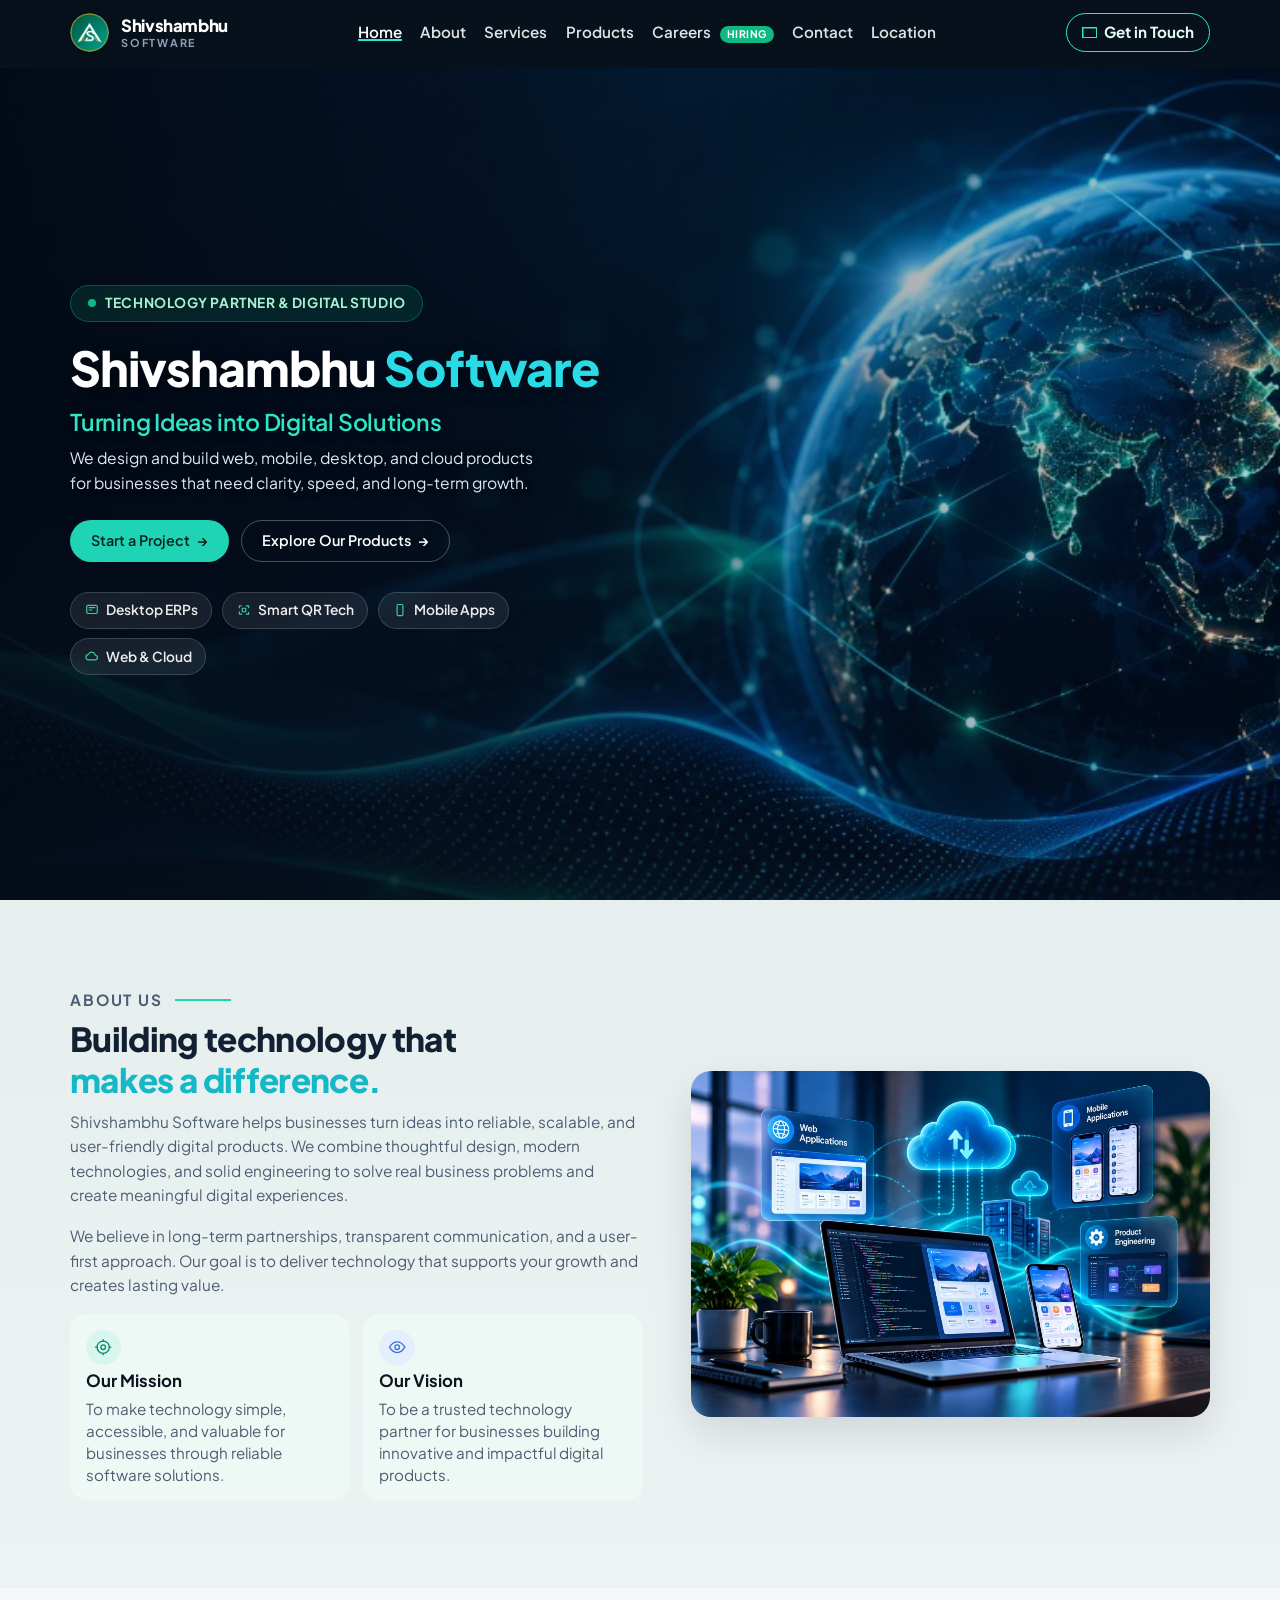
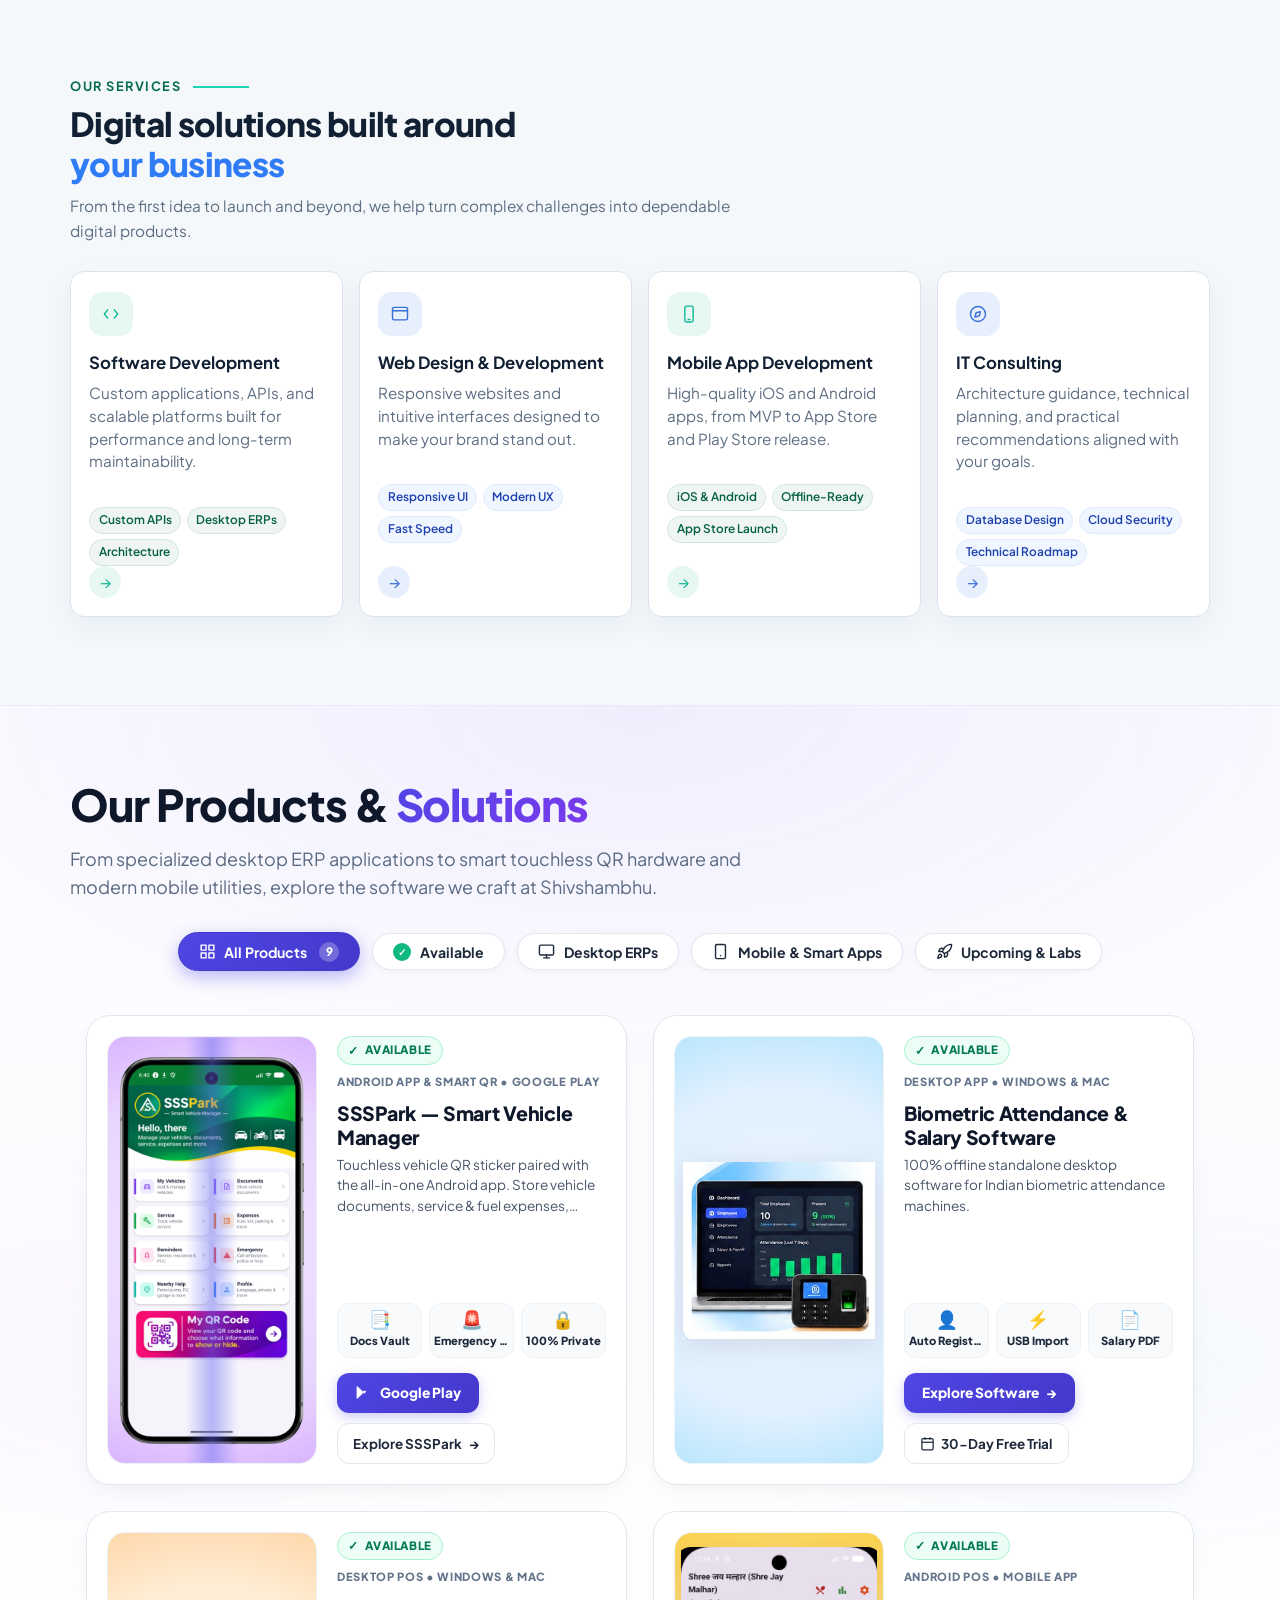
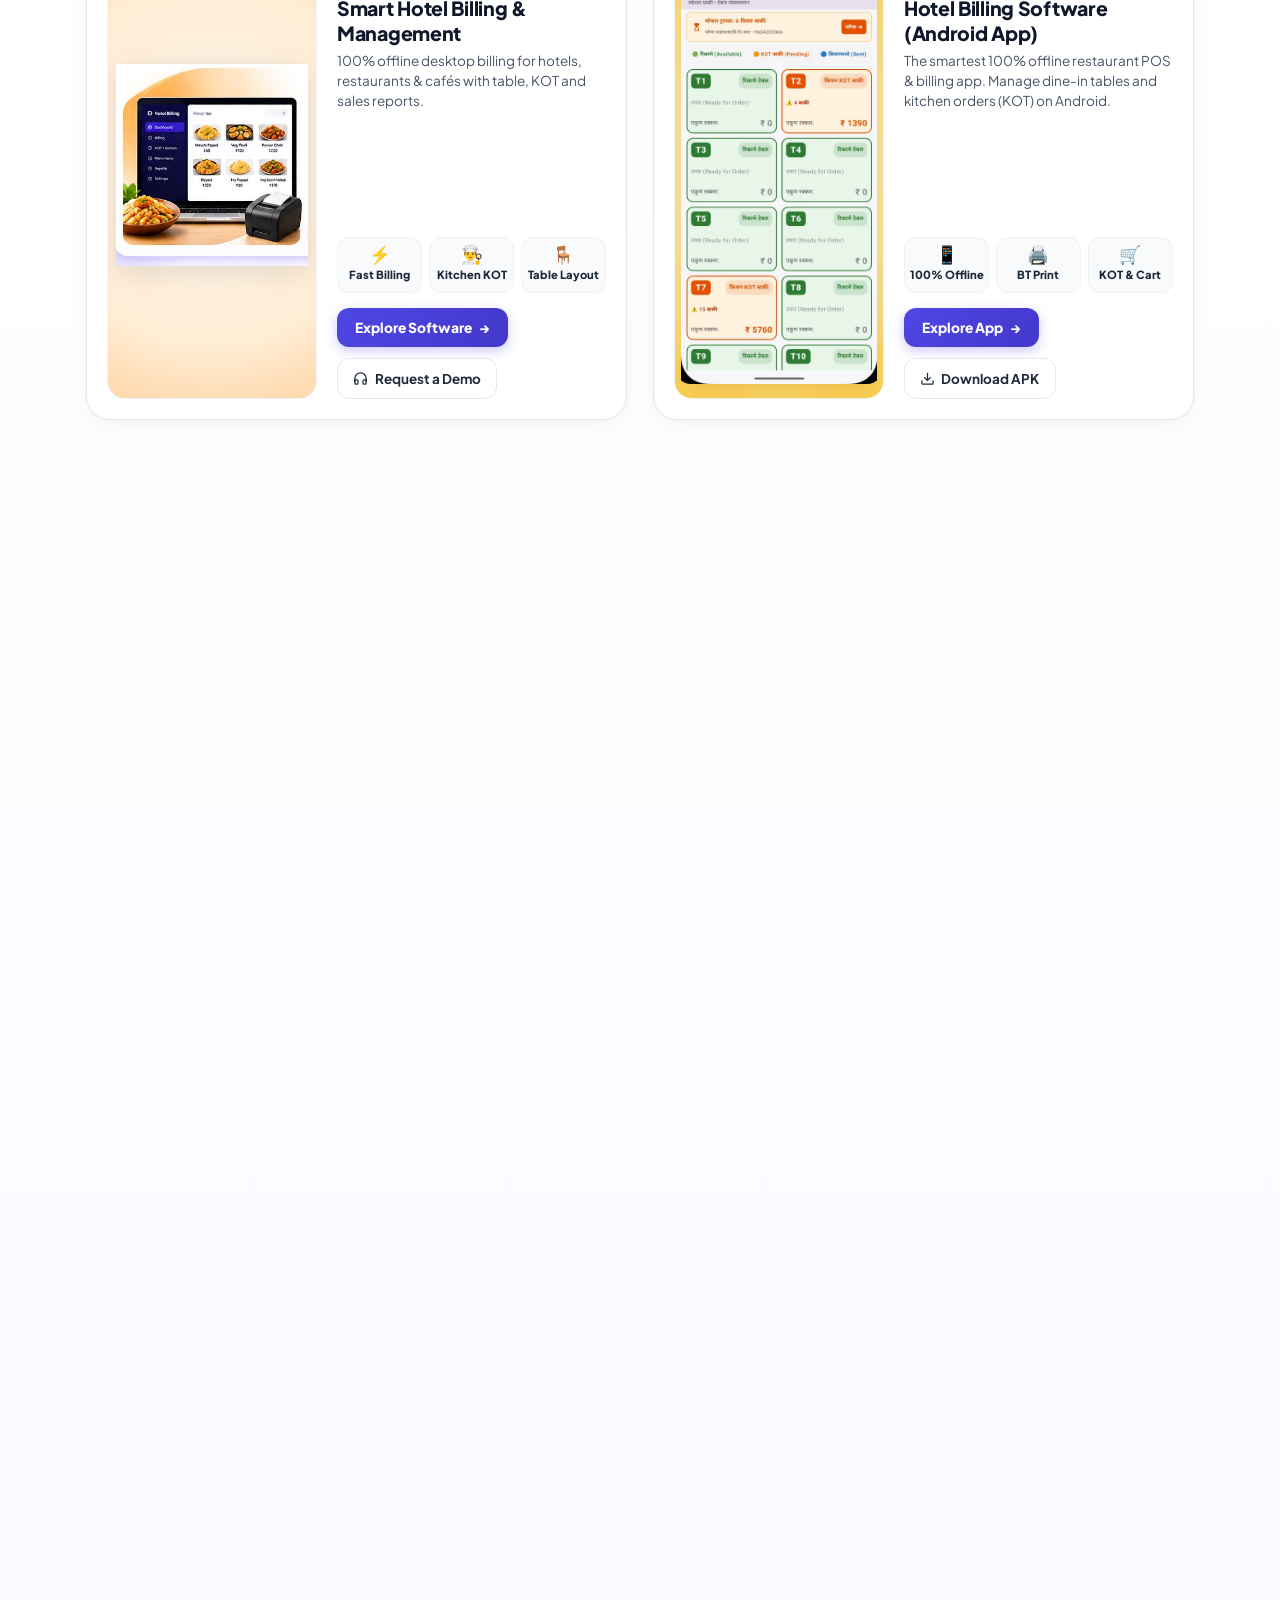
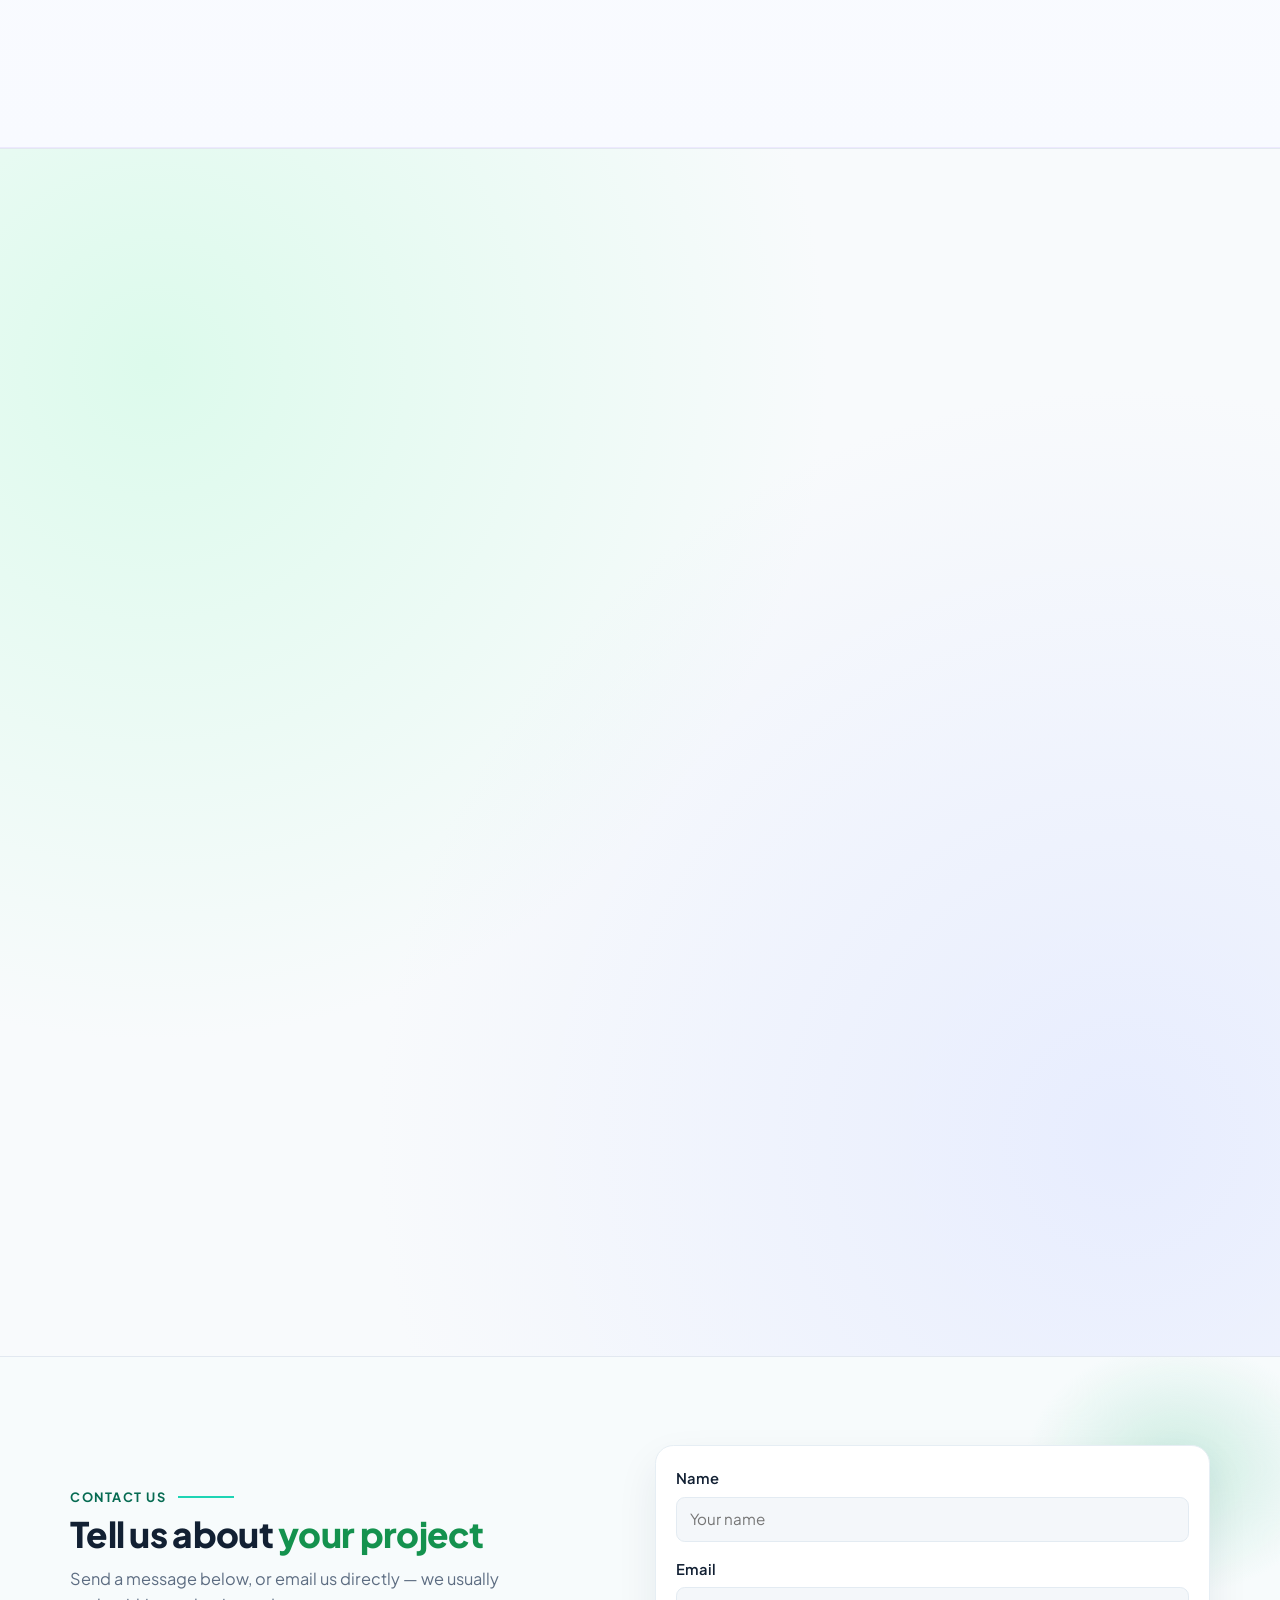
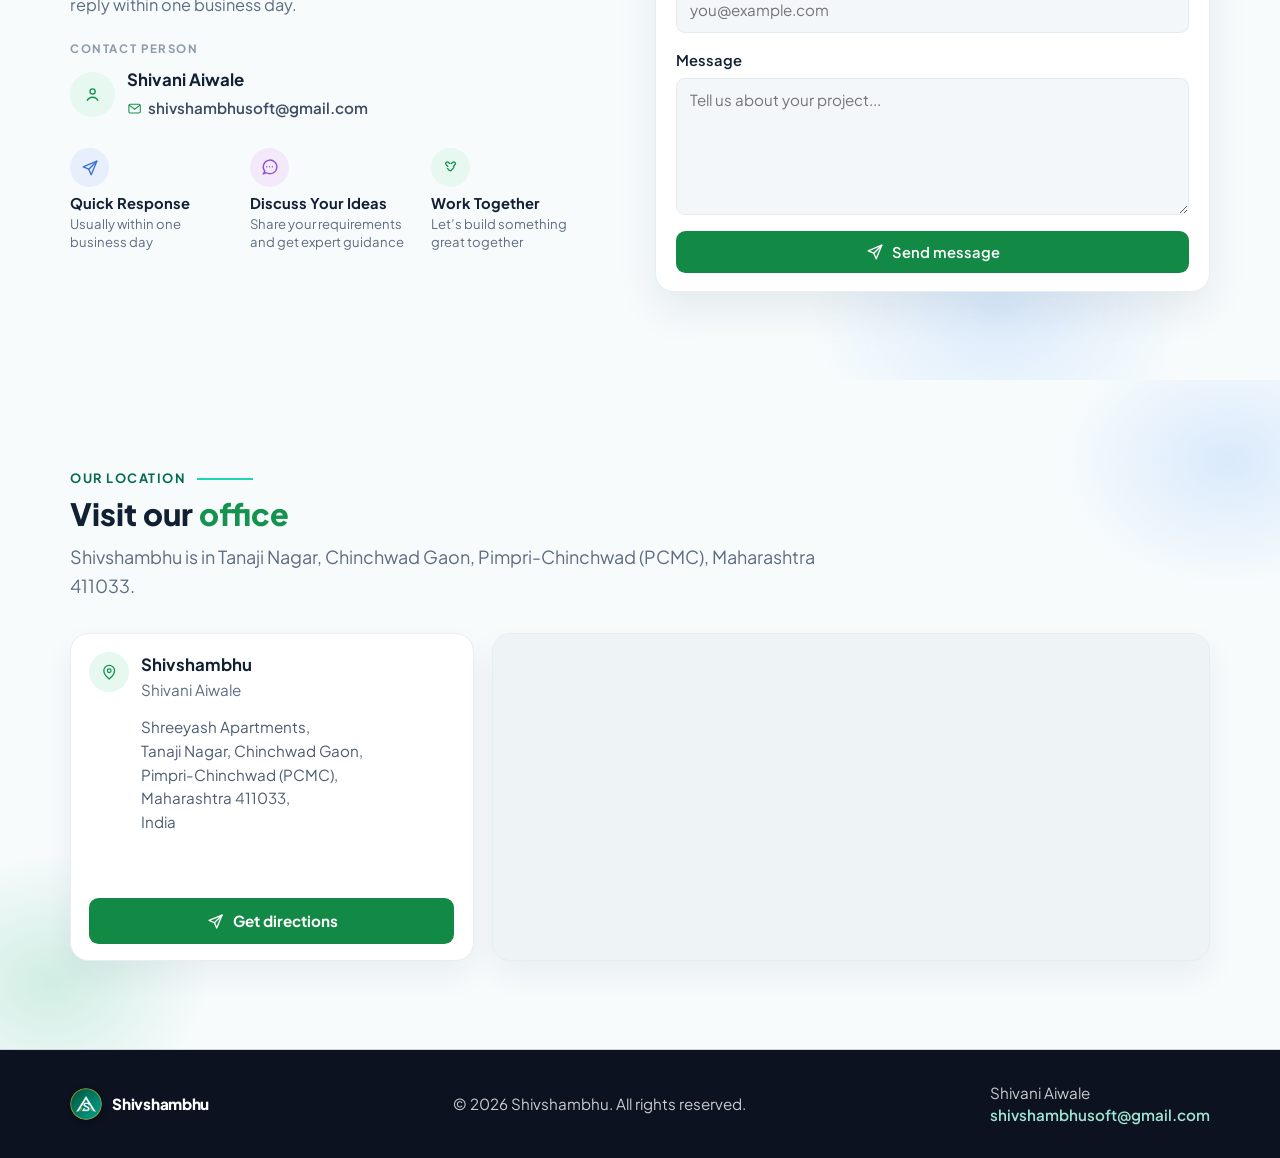
<file: index.html>
<!DOCTYPE html>
<html lang="en">
<head>
  <meta charset="UTF-8" />
  <meta name="viewport" content="width=device-width, initial-scale=1.0" />
  <meta name="description" content="Shivshambhu Software — software development, medical store ERP desktop application, mobile apps, IT consulting, and SSSPark QR vehicle stickers." />
  <meta name="theme-color" content="#0c1220" />
  <title>Shivshambhu — Build what matters</title>
  
  <!-- Cache-Control -->
  <meta http-equiv="Cache-Control" content="no-cache, no-store, must-revalidate" />
  <meta http-equiv="Pragma" content="no-cache" />
  <meta http-equiv="Expires" content="0" />

  <!-- Open Graph / Social Sharing -->
  <meta property="og:type" content="website" />
  <meta property="og:title" content="Shivshambhu Software — Build what matters" />
  <meta property="og:description" content="Software development, medical store inventory ERP, smart mobile apps, IT consulting, and SSSPark QR vehicle stickers." />
  <meta property="og:image" content="assets/logo.png" />
  
  <!-- Favicon -->
  <link rel="icon" type="image/svg+xml" href="assets/favicon.svg?v=2.3" />
  <link rel="icon" type="image/png" sizes="32x32" href="assets/favicon-32.png" />
  <link rel="icon" type="image/png" sizes="64x64" href="assets/favicon-64.png" />
  <link rel="apple-touch-icon" href="assets/logo-192.png" />
  
  <!-- Fonts -->
  <link rel="preconnect" href="https://fonts.googleapis.com" />
  <link rel="preconnect" href="https://fonts.gstatic.com" crossorigin />
  <link href="https://fonts.googleapis.com/css2?family=Plus+Jakarta+Sans:wght@400;500;600;700;800&family=Source+Sans+3:wght@400;500;600;700&display=swap" rel="stylesheet" />
  <link rel="stylesheet" href="css/styles.css?v=3.7" />
</head>
<body>
  <a class="skip-link" href="#main">Skip to content</a>

  <header class="site-header home-header" id="top">
    <div class="container header-inner">
      <a class="logo logo-lockup" href="#home" aria-label="Shivshambhu home">
        <img class="logo-img" src="assets/logo-192.png" alt="Shivshambhu Logo" width="39" height="39" />
        <span class="logo-words">Shivshambhu<small>Software</small></span>
      </a>
      <button class="nav-toggle" type="button" aria-expanded="false" aria-controls="site-nav" aria-label="Open menu">
        <span class="nav-toggle-bar"></span>
        <span class="nav-toggle-bar"></span>
        <span class="nav-toggle-bar"></span>
      </button>
      <nav class="site-nav" id="site-nav" aria-label="Primary">
        <ul>
          <li><a href="#home">Home</a></li>
          <li><a href="#about">About</a></li>
          <li><a href="#services">Services</a></li>
          <li><a href="#products">Products</a></li>
          <li><a href="#careers">Careers <span class="nav-hiring-pill">Hiring</span></a></li>
          <!-- Team tab — add back later
          <li><a href="#team">Team</a></li>
          -->
          <li><a href="#contact">Contact</a></li>
          <li><a href="#location">Location</a></li>
          <li class="nav-touch"><a href="#contact">Get in Touch</a></li>
        </ul>
      </nav>
      <a class="header-touch" href="#contact">Get in Touch</a>
    </div>
  </header>

  <main id="main">
    <!-- Home / Hero -->
    <section class="hero hero-studio" id="home" aria-label="Home">
      <div class="hero-studio-bg" aria-hidden="true"></div>
      <div class="container hero-studio-grid">
        <div class="hero-studio-copy">
          <div class="hero-badge-pill">
            <span class="pulse-dot"></span>
            <span>Technology Partner &amp; Digital Studio</span>
          </div>
          <h1>Shivshambhu <span>Software</span></h1>
          <p class="hero-studio-sub">Turning Ideas into Digital Solutions</p>
          <p class="hero-studio-lead">We design and build web, mobile, desktop, and cloud products for businesses that need clarity, speed, and long-term growth.</p>
          <div class="hero-actions">
            <a class="btn btn-studio" href="#contact">Start a Project <span aria-hidden="true">→</span></a>
            <a class="btn btn-studio-line" href="#products">Explore Our Products <span aria-hidden="true">→</span></a>
          </div>
          <div class="hero-tech-pills" aria-label="Core focus areas">
            <span class="hero-tech-pill"><svg viewBox="0 0 24 24" aria-hidden="true"><rect x="3" y="4" width="18" height="14" rx="2"/><path d="M7 8h10M7 12h5"/></svg> Desktop ERPs</span>
            <span class="hero-tech-pill"><svg viewBox="0 0 24 24" aria-hidden="true"><path d="M4 8V5h3M16 5h4v3M20 16v3h-4M8 19H4v-4"/><rect x="9" y="9" width="6" height="6"/></svg> Smart QR Tech</span>
            <span class="hero-tech-pill"><svg viewBox="0 0 24 24" aria-hidden="true"><rect x="7" y="2.5" width="10" height="19" rx="2"/></svg> Mobile Apps</span>
            <span class="hero-tech-pill"><svg viewBox="0 0 24 24" aria-hidden="true"><path d="M7 17h10a4 4 0 0 0 .4-8 6 6 0 0 0-11.5-1.5A3.5 3.5 0 0 0 7 17z"/></svg> Web &amp; Cloud</span>
          </div>
        </div>
        <div class="studio-stage" aria-hidden="true">
          <svg class="studio-lines" viewBox="0 0 520 420" focusable="false">
            <path d="M250 150 C250 70, 120 70, 110 90" />
            <path d="M280 150 C300 60, 400 50, 410 78" />
            <path d="M300 190 C390 190, 430 150, 455 130" />
            <path d="M210 210 C120 230, 70 250, 55 280" />
          </svg>
          <article class="studio-node studio-node-web">
            <span class="studio-ico">
              <svg viewBox="0 0 24 24"><circle cx="12" cy="12" r="8"/><path d="M4 12h16M12 4c2.5 2.6 2.5 13.4 0 16M12 4c-2.5 2.6-2.5 13.4 0 16"/></svg>
            </span>
            Web Applications
          </article>
          <article class="studio-node studio-node-mobile">
            <span class="studio-ico">
              <svg viewBox="0 0 24 24"><rect x="8" y="3" width="8" height="18" rx="2"/><path d="M11 18h2"/></svg>
            </span>
            Mobile Applications
          </article>
          <article class="studio-node studio-node-cloud">
            <span class="studio-ico">
              <svg viewBox="0 0 24 24"><path d="M7 17h10a4 4 0 0 0 .4-8 6 6 0 0 0-11.5-1.5A3.5 3.5 0 0 0 7 17z"/></svg>
            </span>
            Cloud Solutions
          </article>
          <article class="studio-node studio-node-build">
            <span class="studio-ico">
              <svg viewBox="0 0 24 24"><circle cx="12" cy="12" r="3"/><path d="M12 3v2M12 19v2M3 12h2M19 12h2M5.6 5.6l1.4 1.4M17 17l1.4 1.4M18.4 5.6 17 7M7 17l-1.4 1.4"/></svg>
            </span>
            Product Engineering
          </article>
          <div class="studio-laptop">
            <div class="studio-screen">
              <span></span><span></span><span></span><span></span><span></span><span></span>
            </div>
            <div class="studio-base"></div>
          </div>
          <div class="studio-phone">
            <div class="studio-phone-screen">
              <img class="studio-phone-logo" src="assets/logo-192.png" alt="Shivshambhu Logo" width="36" height="36" />
              <strong>Let's Build Together</strong>
            </div>
          </div>
        </div>
      </div>
    </section>

    <!-- About -->
    <section class="section" id="about">
      <div class="container about-layout">
        <div class="about-copy">
          <p class="eyebrow about-eyebrow">About Us</p>
          <h2>Building technology that <span>makes a difference.</span></h2>
          <p>Shivshambhu Software helps businesses turn ideas into reliable, scalable, and user-friendly digital products. We combine thoughtful design, modern technologies, and solid engineering to solve real business problems and create meaningful digital experiences.</p>
          <p>We believe in long-term partnerships, transparent communication, and a user-first approach. Our goal is to deliver technology that supports your growth and creates lasting value.</p>
          <div class="about-points">
            <article>
              <span class="about-ico" aria-hidden="true">
                <svg viewBox="0 0 24 24"><circle cx="12" cy="12" r="8"/><circle cx="12" cy="12" r="3"/><path d="M12 2v2M12 20v2M2 12h2M20 12h2"/></svg>
              </span>
              <h3>Our Mission</h3>
              <p>To make technology simple, accessible, and valuable for businesses through reliable software solutions.</p>
            </article>
            <article>
              <span class="about-ico about-ico-vision" aria-hidden="true">
                <svg viewBox="0 0 24 24"><path d="M2 12s4-7 10-7 10 7 10 7-4 7-10 7S2 12 2 12z"/><circle cx="12" cy="12" r="3"/></svg>
              </span>
              <h3>Our Vision</h3>
              <p>To be a trusted technology partner for businesses building innovative and impactful digital products.</p>
            </article>
          </div>
        </div>
        <figure class="about-figure">
          <img src="assets/about-workspace.jpg" alt="A workspace with a laptop and phone, showing web applications, mobile applications, cloud, and product engineering." />
        </figure>
      </div>
    </section>

    <!-- Services -->
    <section class="section" id="services">
      <div class="container services-wrap">
        <p class="eyebrow about-eyebrow">Our Services</p>
        <h2>Digital solutions built around <span>your business</span></h2>
        <p class="lede">From the first idea to launch and beyond, we help turn complex challenges into dependable digital products.</p>
        <ul class="service-cards">
          <li>
            <span class="svc-ico" aria-hidden="true">
              <svg viewBox="0 0 24 24"><path d="M8 7L4 12l4 5M16 7l4 5-4 5"/></svg>
            </span>
            <h3>Software Development</h3>
            <p>Custom applications, APIs, and scalable platforms built for performance and long-term maintainability.</p>
            <div class="svc-tags">
              <span>Custom APIs</span>
              <span>Desktop ERPs</span>
              <span>Architecture</span>
            </div>
            <a class="svc-more" href="#contact" aria-label="Talk about software development"><span aria-hidden="true">→</span></a>
          </li>
          <li class="svc-blue">
            <span class="svc-ico" aria-hidden="true">
              <svg viewBox="0 0 24 24"><rect x="3" y="4" width="18" height="15" rx="2"/><path d="M3 8h18"/></svg>
            </span>
            <h3>Web Design &amp; Development</h3>
            <p>Responsive websites and intuitive interfaces designed to make your brand stand out.</p>
            <div class="svc-tags">
              <span>Responsive UI</span>
              <span>Modern UX</span>
              <span>Fast Speed</span>
            </div>
            <a class="svc-more" href="#contact" aria-label="Talk about web design and development"><span aria-hidden="true">→</span></a>
          </li>
          <li>
            <span class="svc-ico" aria-hidden="true">
              <svg viewBox="0 0 24 24"><rect x="7" y="2.5" width="10" height="19" rx="2"/><path d="M11 18.5h2"/></svg>
            </span>
            <h3>Mobile App Development</h3>
            <p>High-quality iOS and Android apps, from MVP to App Store and Play Store release.</p>
            <div class="svc-tags">
              <span>iOS &amp; Android</span>
              <span>Offline-Ready</span>
              <span>App Store Launch</span>
            </div>
            <a class="svc-more" href="#contact" aria-label="Talk about mobile app development"><span aria-hidden="true">→</span></a>
          </li>
          <li class="svc-blue">
            <span class="svc-ico" aria-hidden="true">
              <svg viewBox="0 0 24 24"><circle cx="12" cy="12" r="9"/><path d="M14.8 9.2l-1.3 5.1-5.1 1.3 1.3-5.1z"/></svg>
            </span>
            <h3>IT Consulting</h3>
            <p>Architecture guidance, technical planning, and practical recommendations aligned with your goals.</p>
            <div class="svc-tags">
              <span>Database Design</span>
              <span>Cloud Security</span>
              <span>Technical Roadmap</span>
            </div>
            <a class="svc-more" href="#contact" aria-label="Talk about IT consulting"><span aria-hidden="true">→</span></a>
          </li>
        </ul>
      </div>
    </section>

    <!-- Products Showcase -->
    <section class="section products-showcase-section" id="products">
      <div class="container">
        <div class="section-head text-center">
          <h2 class="products-title">Our Products &amp; <span>Solutions</span></h2>
          <p class="lede">From specialized desktop ERP applications to smart touchless QR hardware and modern mobile utilities, explore the software we craft at Shivshambhu.</p>
          
          <!-- Category Filter Bar -->
          <div class="product-filter-bar" role="tablist" aria-label="Product categories">
            <button class="filter-btn is-active" type="button" data-filter="all" role="tab" aria-selected="true">
              <svg class="filter-btn-ico" viewBox="0 0 24 24" fill="none" stroke="currentColor" stroke-width="2" stroke-linecap="round" stroke-linejoin="round"><rect x="3" y="3" width="7" height="7"></rect><rect x="14" y="3" width="7" height="7"></rect><rect x="14" y="14" width="7" height="7"></rect><rect x="3" y="14" width="7" height="7"></rect></svg>
              <span>All Products</span>
              <span class="filter-count">9</span>
            </button>
            <button class="filter-btn" type="button" data-filter="available" role="tab" aria-selected="false">
              <span class="filter-check-badge">✓</span>
              <span>Available</span>
            </button>
            <button class="filter-btn" type="button" data-filter="desktop" role="tab" aria-selected="false">
              <svg class="filter-btn-ico" viewBox="0 0 24 24" fill="none" stroke="currentColor" stroke-width="2" stroke-linecap="round" stroke-linejoin="round"><rect x="2" y="3" width="20" height="14" rx="2" ry="2"></rect><line x1="8" y1="21" x2="16" y2="21"></line><line x1="12" y1="17" x2="12" y2="21"></line></svg>
              <span>Desktop ERPs</span>
            </button>
            <button class="filter-btn" type="button" data-filter="mobile" role="tab" aria-selected="false">
              <svg class="filter-btn-ico" viewBox="0 0 24 24" fill="none" stroke="currentColor" stroke-width="2" stroke-linecap="round" stroke-linejoin="round"><rect x="5" y="2" width="14" height="20" rx="2" ry="2"></rect><line x1="12" y1="18" x2="12.01" y2="18"></line></svg>
              <span>Mobile &amp; Smart Apps</span>
            </button>
            <button class="filter-btn" type="button" data-filter="pipeline" role="tab" aria-selected="false">
              <svg class="filter-btn-ico" viewBox="0 0 24 24" fill="none" stroke="currentColor" stroke-width="2" stroke-linecap="round" stroke-linejoin="round"><path d="M4.5 16.5c-1.5 1.26-2 5-2 5s3.74-.5 5-2c.71-.84.7-2.13-.09-2.91a2.18 2.18 0 0 0-2.91-.09z"></path><path d="m12 15-3-3a22 22 0 0 1 2-3.95A12.88 12.88 0 0 1 22 2c0 2.72-.78 7.5-6 11a22.35 22.35 0 0 1-4 2z"></path><path d="M9 12H4s.55-3.03 2-4c1.62-1.08 5 0 5 0"></path><path d="M12 15v5s3.03-.55 4-2c1.08-1.62 0-5 0-5"></path></svg>
              <span>Upcoming &amp; Labs</span>
            </button>
          </div>
        </div>

        <!-- Products Grid / Cards -->
        <div class="products-container" id="products-catalog">
          
          <!-- Product 1: SSSPark QR Vehicle Sticker & Smart Vehicle Manager -->
          <article class="product-item-card reveal" data-category="available mobile">
            <div class="product-card-preview preview-ssspark">
              <img src="assets/ssspark-app-dashboard.png" alt="SSSPark Smart Vehicle Manager Android app dashboard and QR vehicle sticker" loading="lazy" style="object-fit: contain; max-height: 94%; padding: 0.4rem;" />
              <span class="product-scan" aria-hidden="true"></span>
            </div>
            <div class="product-card-details">
              <div class="product-card-header">
                <span class="product-status-pill status-available">
                  <span class="status-chk">✓</span> AVAILABLE
                </span>
                <span class="product-platform-tag">Android App &amp; Smart QR • Google Play</span>
              </div>
              <div class="product-card-body">
                <h3>SSSPark — Smart Vehicle Manager</h3>
                <p>Touchless vehicle QR sticker paired with the all-in-one Android app. Store vehicle documents, service &amp; fuel expenses, expiry alerts, and emergency SOS.</p>
                <div class="product-features-row">
                  <div class="feature-tile">
                    <span class="tile-ico">📑</span>
                    <span class="tile-lbl">Docs Vault</span>
                  </div>
                  <div class="feature-tile">
                    <span class="tile-ico">🚨</span>
                    <span class="tile-lbl">Emergency SOS</span>
                  </div>
                  <div class="feature-tile">
                    <span class="tile-ico">🔒</span>
                    <span class="tile-lbl">100% Private</span>
                  </div>
                </div>
              </div>
              <div class="product-card-actions">
                <a class="btn btn-prod-primary" href="https://play.google.com/store/apps/details?id=com.shivshambhu.ssspark&hl=en_IN" target="_blank" rel="noopener noreferrer"><svg width="15" height="15" viewBox="0 0 24 24" fill="currentColor" style="margin-right: 0.2rem;"><path d="M3.609 1.814L13.793 12 3.61 22.186a1.503 1.503 0 0 1-.61-.314 1.5 1.5 0 0 1-.399-.958V3.086c0-.38.145-.72.399-.958.175-.164.385-.27.61-.314zm11.598 11.599L18.06 10.56l-3.268-1.887-2.437 2.437 2.852 2.303zm-1.414-2.828L4.472 1.488c-.015-.008-.03-.016-.045-.023l8.766 8.766.6-.646zm0 2.83l-.6-.647-8.766 8.767c.015-.007.03-.015.045-.023l9.321-9.097z"/></svg> Google Play</a>
                <a class="btn btn-prod-secondary" href="ssspark.html">Explore SSSPark <span aria-hidden="true">→</span></a>
              </div>
            </div>
          </article>

          <!-- Product 2: Biometric Attendance & Salary Desktop Software -->
          <article class="product-item-card reveal" data-category="available desktop">
            <div class="product-card-preview preview-biometric">
              <img src="assets/biometric-preview.jpg?v=2" alt="Biometric Attendance & Salary Management Desktop Software dashboard screen" loading="lazy" />
            </div>
            <div class="product-card-details">
              <div class="product-card-header">
                <span class="product-status-pill status-available">
                  <span class="status-chk">✓</span> AVAILABLE
                </span>
                <span class="product-platform-tag">Desktop App • Windows &amp; Mac</span>
              </div>
              <div class="product-card-body">
                <h3>Biometric Attendance &amp; Salary Software</h3>
                <p>100% offline standalone desktop software for Indian biometric attendance machines.</p>
                <div class="product-features-row">
                  <div class="feature-tile">
                    <span class="tile-ico">👤</span>
                    <span class="tile-lbl">Auto Registration</span>
                  </div>
                  <div class="feature-tile">
                    <span class="tile-ico">⚡</span>
                    <span class="tile-lbl">USB Import</span>
                  </div>
                  <div class="feature-tile">
                    <span class="tile-ico">📄</span>
                    <span class="tile-lbl">Salary PDF</span>
                  </div>
                </div>
              </div>
              <div class="product-card-actions">
                <a class="btn btn-prod-primary" href="biometric-attendance.html">Explore Software <span aria-hidden="true">→</span></a>
                <a class="btn btn-prod-secondary" href="biometric-attendance.html#trial"><svg width="15" height="15" viewBox="0 0 24 24" fill="none" stroke="currentColor" stroke-width="2"><rect x="3" y="4" width="18" height="18" rx="2" ry="2"></rect><line x1="16" y1="2" x2="16" y2="6"></line><line x1="8" y1="2" x2="8" y2="6"></line><line x1="3" y1="10" x2="21" y2="10"></line></svg> 30-Day Free Trial</a>
              </div>
            </div>
          </article>

          <!-- Product 3: Smart Hotel Billing & Management Software (Desktop) -->
          <article class="product-item-card reveal" data-category="available desktop">
            <div class="product-card-preview preview-hotel-desktop">
              <img src="assets/hotel-desktop-preview.jpg?v=2" alt="Smart Hotel Billing &amp; Management Desktop POS software screen with 150 preloaded dishes and table layout" loading="lazy" />
            </div>
            <div class="product-card-details">
              <div class="product-card-header">
                <span class="product-status-pill status-available">
                  <span class="status-chk">✓</span> AVAILABLE
                </span>
                <span class="product-platform-tag">Desktop POS • Windows &amp; Mac</span>
              </div>
              <div class="product-card-body">
                <h3>Smart Hotel Billing &amp; Management</h3>
                <p>100% offline desktop billing for hotels, restaurants &amp; cafés with table, KOT and sales reports.</p>
                <div class="product-features-row">
                  <div class="feature-tile">
                    <span class="tile-ico">⚡</span>
                    <span class="tile-lbl">Fast Billing</span>
                  </div>
                  <div class="feature-tile">
                    <span class="tile-ico">👨‍🍳</span>
                    <span class="tile-lbl">Kitchen KOT</span>
                  </div>
                  <div class="feature-tile">
                    <span class="tile-ico">🪑</span>
                    <span class="tile-lbl">Table Layout</span>
                  </div>
                </div>
              </div>
              <div class="product-card-actions">
                <a class="btn btn-prod-primary" href="hotel-desktop.html">Explore Software <span aria-hidden="true">→</span></a>
                <a class="btn btn-prod-secondary" href="hotel-desktop.html#demo"><svg width="15" height="15" viewBox="0 0 24 24" fill="none" stroke="currentColor" stroke-width="2"><path d="M3 18v-6a9 9 0 0 1 18 0v6"></path><path d="M21 19a2 2 0 0 1-2 2h-1a2 2 0 0 1-2-2v-3a2 2 0 0 1 2-2h3zM3 19a2 2 0 0 0 2 2h1a2 2 0 0 0 2-2v-3a2 2 0 0 0-2-2H3z"></path></svg> Request a Demo</a>
              </div>
            </div>
          </article>

          <!-- Product 4: Hotel Billing Software (Android POS) -->
          <article class="product-item-card reveal" data-category="available mobile">
            <div class="product-card-preview preview-hotel-app">
              <img src="assets/hotel-app-mobile.jpg" alt="Hotel Billing Software 100% Offline Android Restaurant POS with tableside KOT and dynamic table layout" loading="lazy" />
            </div>
            <div class="product-card-details">
              <div class="product-card-header">
                <span class="product-status-pill status-available">
                  <span class="status-chk">✓</span> AVAILABLE
                </span>
                <span class="product-platform-tag">Android POS • Mobile App</span>
              </div>
              <div class="product-card-body">
                <h3>Hotel Billing Software (Android App)</h3>
                <p>The smartest 100% offline restaurant POS &amp; billing app. Manage dine-in tables and kitchen orders (KOT) on Android.</p>
                <div class="product-features-row">
                  <div class="feature-tile">
                    <span class="tile-ico">📱</span>
                    <span class="tile-lbl">100% Offline</span>
                  </div>
                  <div class="feature-tile">
                    <span class="tile-ico">🖨️</span>
                    <span class="tile-lbl">BT Print</span>
                  </div>
                  <div class="feature-tile">
                    <span class="tile-ico">🛒</span>
                    <span class="tile-lbl">KOT &amp; Cart</span>
                  </div>
                </div>
              </div>
              <div class="product-card-actions">
                <a class="btn btn-prod-primary" href="hotel-billing.html">Explore App <span aria-hidden="true">→</span></a>
                <a class="btn btn-prod-secondary" href="hotel-billing.html#download"><svg width="15" height="15" viewBox="0 0 24 24" fill="none" stroke="currentColor" stroke-width="2"><path d="M21 15v4a2 2 0 0 1-2 2H5a2 2 0 0 1-2-2v-4"></path><polyline points="7 10 12 15 17 10"></polyline><line x1="12" y1="15" x2="12" y2="3"></line></svg> Download APK</a>
              </div>
            </div>
          </article>

          <!-- Product 5: Smart Garment Shop Manager -->
          <article class="product-item-card reveal" data-category="available mobile">
            <div class="product-card-preview preview-shop-manage">
              <img src="assets/shop-manage-preview.svg" alt="Smart Garment Shop Manager app preview showing mobile barcode billing and variant inventory" loading="lazy" />
            </div>
            <div class="product-card-details">
              <div class="product-card-header">
                <span class="product-status-pill status-available">
                  <span class="status-chk">✓</span> AVAILABLE
                </span>
                <span class="product-platform-tag">Android POS • Garment Retail</span>
              </div>
              <div class="product-card-body">
                <h3>Smart Garment Shop Manager</h3>
                <p>The ultimate POS billing, barcode &amp; stock management solution for clothing stores and apparel retail.</p>
                <div class="product-features-row">
                  <div class="feature-tile">
                    <span class="tile-ico">⚡</span>
                    <span class="tile-lbl">5-Sec Barcode</span>
                  </div>
                  <div class="feature-tile">
                    <span class="tile-ico">👕</span>
                    <span class="tile-lbl">Size &amp; Color</span>
                  </div>
                  <div class="feature-tile">
                    <span class="tile-ico">📲</span>
                    <span class="tile-lbl">UPI &amp; WhatsApp</span>
                  </div>
                </div>
              </div>
              <div class="product-card-actions">
                <a class="btn btn-prod-primary" href="shop-manage.html">Explore App <span aria-hidden="true">→</span></a>
                <a class="btn btn-prod-secondary" href="shop-manage.html#download"><svg width="15" height="15" viewBox="0 0 24 24" fill="none" stroke="currentColor" stroke-width="2"><path d="M21 15v4a2 2 0 0 1-2 2H5a2 2 0 0 1-2-2v-4"></path><polyline points="7 10 12 15 17 10"></polyline><line x1="12" y1="15" x2="12" y2="3"></line></svg> Download APK</a>
              </div>
            </div>
          </article>

          <!-- Product 6: Smart Footwear Shop Manager -->
          <article class="product-item-card reveal" data-category="available mobile">
            <div class="product-card-preview preview-footwear">
              <img src="assets/footwear-preview.svg" alt="Smart Footwear Shop Manager mobile app POS billing and shoe size stock management" loading="lazy" />
            </div>
            <div class="product-card-details">
              <div class="product-card-header">
                <span class="product-status-pill status-available">
                  <span class="status-chk">✓</span> AVAILABLE
                </span>
                <span class="product-platform-tag">Android POS • Footwear Retail</span>
              </div>
              <div class="product-card-body">
                <h3>Smart Footwear Shop Manager</h3>
                <p>The ultimate POS billing, barcode &amp; pair stock management solution for footwear stores, shoe outlets, and footwear retail.</p>
                <div class="product-features-row">
                  <div class="feature-tile">
                    <span class="tile-ico">⚡</span>
                    <span class="tile-lbl">5-Sec Barcode</span>
                  </div>
                  <div class="feature-tile">
                    <span class="tile-ico">👟</span>
                    <span class="tile-lbl">Size &amp; Pairs</span>
                  </div>
                  <div class="feature-tile">
                    <span class="tile-ico">📲</span>
                    <span class="tile-lbl">UPI &amp; WhatsApp</span>
                  </div>
                </div>
              </div>
              <div class="product-card-actions">
                <a class="btn btn-prod-primary" href="footwear-manage.html">Explore App <span aria-hidden="true">→</span></a>
                <a class="btn btn-prod-secondary" href="footwear-manage.html#download"><svg width="15" height="15" viewBox="0 0 24 24" fill="none" stroke="currentColor" stroke-width="2"><path d="M21 15v4a2 2 0 0 1-2 2H5a2 2 0 0 1-2-2v-4"></path><polyline points="7 10 12 15 17 10"></polyline><line x1="12" y1="15" x2="12" y2="3"></line></svg> Download APK</a>
              </div>
            </div>
          </article>

          <!-- Product 7: Medical Store Desktop Application -->
          <article class="product-item-card reveal" data-category="desktop recent">
            <div class="product-card-preview preview-medical">
              <img src="assets/medical-app-preview.svg?v=2" alt="Medical Store Desktop Application stock and rack management screen" loading="lazy" />
            </div>
            <div class="product-card-details">
              <div class="product-card-header">
                <span class="product-status-pill status-recent">
                  <span class="badge-icon">✨</span> Recently Developed
                </span>
                <span class="product-platform-tag">Desktop ERP • Pharmacy POS</span>
              </div>
              <div class="product-card-body">
                <h3>Medical Store Desktop Application</h3>
                <p>Dedicated desktop ERP for pharmacies. Features rack &amp; box stock mapping, expiry alerts, and rapid GST billing.</p>
                <div class="product-features-row">
                  <div class="feature-tile">
                    <span class="tile-ico">📦</span>
                    <span class="tile-lbl">Rack &amp; Box Sync</span>
                  </div>
                  <div class="feature-tile">
                    <span class="tile-ico">⚠️</span>
                    <span class="tile-lbl">Expiry Shield</span>
                  </div>
                  <div class="feature-tile">
                    <span class="tile-ico">⚡</span>
                    <span class="tile-lbl">100% Offline</span>
                  </div>
                </div>
              </div>
              <div class="product-card-actions">
                <a class="btn btn-prod-primary" href="#contact" data-prefill="medical">Request a Demo <span aria-hidden="true">→</span></a>
                <a class="btn btn-prod-secondary" href="#contact" data-prefill="medical"><svg width="15" height="15" viewBox="0 0 24 24" fill="none" stroke="currentColor" stroke-width="2"><circle cx="12" cy="12" r="10"></circle><path d="M9.09 9a3 3 0 0 1 5.83 1c0 2-3 3-3 3"></path><line x1="12" y1="17" x2="12.01" y2="17"></line></svg> Inquire Details</a>
              </div>
            </div>
          </article>

          <!-- Product 8: CashCount App -->
          <article class="product-item-card reveal" data-category="mobile soon pipeline">
            <div class="product-card-preview preview-cashcount">
              <img src="assets/cashcount-preview.png?v=2" alt="CashCount smart cash denomination tally mobile app" loading="lazy" />
            </div>
            <div class="product-card-details">
              <div class="product-card-header">
                <span class="product-status-pill status-soon">
                  <span class="badge-icon">⏳</span> In Review
                </span>
                <span class="product-platform-tag">Android App • Finance Utility</span>
              </div>
              <div class="product-card-body">
                <h3>CashCount App</h3>
                <p>Smart cash drawer &amp; denomination calculator for cashiers, retail counters, and merchants across India.</p>
                <div class="product-features-row">
                  <div class="feature-tile">
                    <span class="tile-ico">💵</span>
                    <span class="tile-lbl">All Notes &amp; Coins</span>
                  </div>
                  <div class="feature-tile">
                    <span class="tile-ico">⚡</span>
                    <span class="tile-lbl">1-Tap Tally</span>
                  </div>
                  <div class="feature-tile">
                    <span class="tile-ico">🔒</span>
                    <span class="tile-lbl">100% Offline</span>
                  </div>
                </div>
              </div>
              <div class="product-card-actions">
                <a class="btn btn-prod-primary" href="#contact" data-prefill="cashcount">Request Early Access <span aria-hidden="true">→</span></a>
                <a class="btn btn-prod-secondary" href="#contact" data-prefill="cashcount"><svg width="15" height="15" viewBox="0 0 24 24" fill="none" stroke="currentColor" stroke-width="2"><path d="M18 8A6 6 0 0 0 6 8c0 7-3 9-3 9h18s-3-2-3-9"></path><path d="M13.73 21a2 2 0 0 1-3.46 0"></path></svg> Get Notified</a>
              </div>
            </div>
          </article>

          <!-- Product 9: Custom Enterprise & Upcoming Products -->
          <article class="product-item-card reveal" data-category="pipeline">
            <div class="product-card-preview preview-labs">
              <img src="assets/upcoming-preview.svg" alt="Shivshambhu custom software engineering and upcoming product labs" loading="lazy" />
            </div>
            <div class="product-card-details">
              <div class="product-card-header">
                <span class="product-status-pill status-pipeline">
                  <span class="badge-icon">🚀</span> In Labs
                </span>
                <span class="product-platform-tag">Custom Labs • Innovation</span>
              </div>
              <div class="product-card-body">
                <h3>Custom Enterprise &amp; Labs</h3>
                <p>Bespoke digital systems engineered for unique workflows—from fleet telematics to cloud inventory and custom ERPs.</p>
                <div class="product-features-row">
                  <div class="feature-tile">
                    <span class="tile-ico">🎯</span>
                    <span class="tile-lbl">Bespoke Design</span>
                  </div>
                  <div class="feature-tile">
                    <span class="tile-ico">☁️</span>
                    <span class="tile-lbl">Hybrid Cloud</span>
                  </div>
                  <div class="feature-tile">
                    <span class="tile-ico">📈</span>
                    <span class="tile-lbl">100% Code IP</span>
                  </div>
                </div>
              </div>
              <div class="product-card-actions">
                <a class="btn btn-prod-primary" href="#contact" data-prefill="custom">Discuss Your Product <span aria-hidden="true">→</span></a>
                <a class="btn btn-prod-secondary" href="#services"><svg width="15" height="15" viewBox="0 0 24 24" fill="none" stroke="currentColor" stroke-width="2"><polygon points="12 2 2 7 12 12 22 7 12 2"></polygon><polyline points="2 17 12 22 22 17"></polyline><polyline points="2 12 12 17 22 12"></polyline></svg> Explore Services</a>
              </div>
            </div>
          </article>

        </div>
      </div>
    </section>

    <!-- Team section — add back later
    <section class="section section-alt" id="team">
      <div class="container">
        <p class="eyebrow">Our Team</p>
        <h2>People behind the work</h2>
        <p class="lede section-lede">A compact team of designers and engineers.</p>
        <div class="team-grid" id="team-grid"></div>
      </div>
    </section>
    -->

    <!-- Careers / We are Hiring -->
    <section class="section section-careers" id="careers" aria-labelledby="careers-heading">
      <div class="container">
        <div class="careers-header text-center reveal">
          <div class="careers-badge">
            <span class="careers-pulse-dot"></span>
            <span>We Are Hiring • Join Our Team</span>
          </div>
          <h2 id="careers-heading">Sales &amp; <span>Marketing Executive</span></h2>
          <p class="lede">We're expanding our team! Looking for motivated and energetic sales &amp; marketing professionals to promote and distribute Shivshambhu's software products.</p>
        </div>

        <div class="careers-card reveal">
          <!-- Left Column: Role Details & Perks -->
          <div class="careers-details">
            <div class="careers-role-meta">
              <span class="role-chip role-type">
                <svg width="14" height="14" viewBox="0 0 24 24" fill="none" stroke="currentColor" stroke-width="2.5"><rect x="2" y="7" width="20" height="14" rx="2" ry="2"></rect><path d="M16 21V5a2 2 0 0 0-2-2h-4a2 2 0 0 0-2 2v16"></path></svg>
                Full-Time / Field Sales
              </span>
              <span class="role-chip role-loc">
                <svg width="14" height="14" viewBox="0 0 24 24" fill="none" stroke="currentColor" stroke-width="2.5"><path d="M21 10c0 7-9 13-9 13s-9-6-9-13a9 9 0 0 1 18 0z"></path><circle cx="12" cy="10" r="3"></circle></svg>
                Pune &amp; PCMC (Chinchwad)
              </span>
              <span class="role-chip role-status">
                <span class="role-status-dot"></span> Immediate Openings
              </span>
            </div>

            <h3 class="careers-role-title">Role Overview</h3>
            <p class="careers-role-summary">
              As a Sales &amp; Marketing Executive at Shivshambhu Software, you will meet local business owners (Hotels, Restaurants, Cafes, Garment Stores, Pharmacies, and Offices) to introduce our 100% offline Android POS apps, Desktop ERP software, and smart QR products.
            </p>

            <div class="careers-perks-grid">
              <div class="perk-item">
                <div class="perk-ico" aria-hidden="true">🎯</div>
                <div>
                  <strong>Field Sales &amp; Business Outreach</strong>
                  <p>Visit hotels, restaurants, retail shops &amp; commercial markets to showcase software solutions.</p>
                </div>
              </div>
              <div class="perk-item">
                <div class="perk-ico" aria-hidden="true">📱</div>
                <div>
                  <strong>Live Software Demos</strong>
                  <p>Provide hands-on demos of Hotel Billing Android POS, KOT management &amp; thermal printing.</p>
                </div>
              </div>
              <div class="perk-item">
                <div class="perk-ico" aria-hidden="true">🤝</div>
                <div>
                  <strong>Customer Onboarding &amp; Setup</strong>
                  <p>Help new clients install the app, test 7-day trials, configure thermal printers &amp; activate licenses.</p>
                </div>
              </div>
              <div class="perk-item">
                <div class="perk-ico" aria-hidden="true">💰</div>
                <div>
                  <strong>Attractive Salary + High Incentives</strong>
                  <p>Competitive base pay plus handsome commission on every software sale &amp; renewal.</p>
                </div>
              </div>
            </div>

            <div class="careers-requirements">
              <h4>Candidate Requirements:</h4>
              <ul>
                <li><span class="req-check">✓</span> Good communication skills in <strong>Marathi, Hindi, or English</strong>.</li>
                <li><span class="req-check">✓</span> Freshers &amp; experienced sales individuals are welcome to apply.</li>
                <li><span class="req-check">✓</span> Self-motivated and target-driven with interest in mobile apps &amp; technology.</li>
                <li><span class="req-check">✓</span> Two-wheeler / personal conveyance for local client visits preferred.</li>
              </ul>
            </div>
          </div>

          <!-- Right Column: Fast Contact / Apply Box -->
          <div class="careers-apply-box">
            <div class="apply-box-header">
              <span class="apply-badge">Direct Application</span>
              <h3>How to Apply</h3>
              <p>No lengthy forms or procedures — connect with our hiring team directly via Phone, WhatsApp, or Email:</p>
            </div>

            <div class="apply-channels">
              <!-- Direct Call -->
              <a class="apply-channel-card channel-phone" href="tel:+919604200066">
                <div class="channel-icon" aria-hidden="true">
                  <svg viewBox="0 0 24 24" fill="none" stroke="currentColor" stroke-width="2.2" stroke-linecap="round" stroke-linejoin="round"><path d="M22 16.92v3a2 2 0 0 1-2.18 2 19.79 19.79 0 0 1-8.63-3.07 19.5 19.5 0 0 1-6-6 19.79 19.79 0 0 1-3.07-8.67A2 2 0 0 1 4.11 2h3a2 2 0 0 1 2 1.72 12.84 12.84 0 0 0 .7 2.81 2 2 0 0 1-.45 2.11L8.09 9.91a16 16 0 0 0 6 6l1.27-1.27a2 2 0 0 1 2.11-.45 12.84 12.84 0 0 0 2.81.7A2 2 0 0 1 22 16.92z"></path></svg>
                </div>
                <div class="channel-info">
                  <span class="channel-lbl">Call Us Directly</span>
                  <span class="channel-val">+91 9604200066</span>
                  <span class="channel-hint">Tap to speak with our hiring lead</span>
                </div>
                <span class="channel-action">Call Now →</span>
              </a>

              <!-- WhatsApp Application -->
              <a class="apply-channel-card channel-whatsapp" href="https://wa.me/919604200066?text=Hi%20Shivshambhu%20Software,%20I%20am%20interested%20in%20the%20Sales%20%26%20Marketing%20Person%20job%20opening.%20Please%20find%20my%20details%20here:" target="_blank" rel="noopener noreferrer">
                <div class="channel-icon" aria-hidden="true">
                  <svg viewBox="0 0 24 24" fill="currentColor"><path d="M12.04 2C6.58 2 2.13 6.45 2.13 11.91C2.13 13.66 2.59 15.36 3.45 16.86L2.05 22L7.3 20.62C8.75 21.41 10.38 21.83 12.04 21.83C17.5 21.83 21.95 17.38 21.95 11.92C21.95 9.27 20.92 6.78 19.05 4.91C17.18 3.03 14.69 2 12.04 2ZM12.05 3.67C14.25 3.67 16.31 4.53 17.87 6.09C19.42 7.65 20.28 9.72 20.28 11.92C20.28 16.46 16.58 20.16 12.04 20.16C10.66 20.16 9.3 19.8 8.1 19.09L7.81 18.92L4.69 19.74L5.52 16.7L5.33 16.4C4.55 15.16 4.13 13.56 4.13 11.92C4.13 7.37 7.84 3.67 12.05 3.67ZM8.84 7.37C8.65 7.37 8.34 7.44 8.08 7.72C7.82 8 7.08 8.7 7.08 10.12C7.08 11.54 8.11 12.91 8.26 13.11C8.41 13.3 10.29 16.2 13.16 17.44C13.84 17.74 14.38 17.92 14.79 18.05C15.48 18.27 16.11 18.24 16.6 18.17C17.15 18.09 18.29 17.48 18.52 16.82C18.75 16.16 18.75 15.6 18.68 15.48C18.61 15.36 18.42 15.29 18.14 15.15C17.86 15.01 16.48 14.33 16.22 14.24C15.96 14.15 15.78 14.1 15.59 14.38C15.41 14.66 14.88 15.29 14.72 15.48C14.56 15.66 14.4 15.69 14.12 15.55C13.84 15.41 12.94 15.11 11.87 14.16C11.04 13.42 10.48 12.51 10.32 12.23C10.16 11.95 10.3 11.8 10.44 11.66C10.57 11.53 10.73 11.32 10.87 11.16C11.01 11 11.06 10.88 11.15 10.7C11.24 10.51 11.2 10.35 11.13 10.21C11.06 10.07 10.5 8.7 10.27 8.14C10.04 7.6 9.81 7.67 9.64 7.66C9.48 7.65 9.29 7.65 9.11 7.65C8.92 7.65 8.62 7.72 8.84 7.37Z"/></svg>
                </div>
                <div class="channel-info">
                  <span class="channel-lbl">WhatsApp Application</span>
                  <span class="channel-val">+91 9604200066</span>
                  <span class="channel-hint">Chat &amp; send resume directly</span>
                </div>
                <span class="channel-action">WhatsApp Now →</span>
              </a>

              <!-- Email Application -->
              <a class="apply-channel-card channel-email" href="mailto:shivshambhusoft@gmail.com?subject=Job%20Application%20-%20Sales%20%26%20Marketing%20Person">
                <div class="channel-icon" aria-hidden="true">
                  <svg viewBox="0 0 24 24" fill="none" stroke="currentColor" stroke-width="2.2" stroke-linecap="round" stroke-linejoin="round"><path d="M4 4h16c1.1 0 2 .9 2 2v12c0 1.1-.9 2-2 2H4c-1.1 0-2-.9-2-2V6c0-1.1.9-2 2-2z"></path><polyline points="22,6 12,13 2,6"></polyline></svg>
                </div>
                <div class="channel-info">
                  <span class="channel-lbl">Email Resume / CV</span>
                  <span class="channel-val">shivshambhusoft@gmail.com</span>
                  <span class="channel-hint">Send your profile via email</span>
                </div>
                <span class="channel-action">Send Email →</span>
              </a>
            </div>

            <div class="apply-office-info">
              <svg width="16" height="16" viewBox="0 0 24 24" fill="none" stroke="currentColor" stroke-width="2"><path d="M21 10c0 7-9 13-9 13s-9-6-9-13a9 9 0 0 1 18 0z"></path><circle cx="12" cy="10" r="3"></circle></svg>
              <span>Office: Tanaji Nagar, Chinchwad Gaon, Pimpri-Chinchwad, Pune - 411033</span>
            </div>
          </div>
        </div>
      </div>
    </section>

    <!-- Contact -->
    <section class="section" id="contact">
      <div class="container contact-layout">
        <div class="contact-intro">
          <p class="eyebrow about-eyebrow">Contact Us</p>
          <h2>Tell us about <span>your project</span></h2>
          <p class="lede">Send a message below, or email us directly — we usually reply within one business day.</p>
          <p class="contact-kicker">Contact person</p>
          <div class="contact-who">
            <span class="contact-avatar" aria-hidden="true">
              <svg viewBox="0 0 24 24"><circle cx="12" cy="8" r="3.2"/><path d="M5.5 19.2c1.2-2.6 3.4-3.9 6.5-3.9s5.3 1.3 6.5 3.9"/></svg>
            </span>
            <div>
              <strong>Shivani Aiwale</strong>
              <a class="email-link" href="mailto:shivshambhusoft@gmail.com">
                <svg viewBox="0 0 24 24" aria-hidden="true"><rect x="3" y="5" width="18" height="14" rx="2"/><path d="M4 7l8 6 8-6"/></svg>
                shivshambhusoft@gmail.com
              </a>
            </div>
          </div>
          <ul class="contact-points">
            <li>
              <span class="contact-ico" aria-hidden="true">
                <svg viewBox="0 0 24 24"><path d="M21 4L11 14"/><path d="M21 4l-7 17-3-7-7-3z"/></svg>
              </span>
              <h3>Quick Response</h3>
              <p>Usually within one business day</p>
            </li>
            <li>
              <span class="contact-ico contact-ico-chat" aria-hidden="true">
                <svg viewBox="0 0 24 24"><path d="M6 16.5l-2 3.5 4.2-1.6A8.5 8.5 0 1 0 6 16.5z"/><path d="M8.5 11h.01M12 11h.01M15.5 11h.01"/></svg>
              </span>
              <h3>Discuss Your Ideas</h3>
              <p>Share your requirements and get expert guidance</p>
            </li>
            <li>
              <span class="contact-ico contact-ico-work" aria-hidden="true">
                <svg viewBox="0 0 24 24"><path d="M8 13l2.2 2.2a2 2 0 0 0 2.8 0L16 12"/><path d="M8.5 10.5l-2-2a2 2 0 0 1 0-2.8l.2-.2a2 2 0 0 1 2.8 0L11 7"/><path d="M15.5 10.5l2-2a2 2 0 0 0 0-2.8l-.2-.2a2 2 0 0 0-2.8 0L13 7"/></svg>
              </span>
              <h3>Work Together</h3>
              <p>Let’s build something great together</p>
            </li>
          </ul>
        </div>
        <form class="contact-form" id="contact-form" novalidate>
          <div class="field">
            <label for="name">Name</label>
            <input type="text" id="name" name="name" autocomplete="name" required placeholder="Your name" />
          </div>
          <div class="field">
            <label for="email">Email</label>
            <input type="email" id="email" name="email" autocomplete="email" required placeholder="you@example.com" />
          </div>
          <div class="field">
            <label for="message">Message</label>
            <textarea id="message" name="message" rows="5" required placeholder="Tell us about your project..."></textarea>
          </div>
          <button class="btn btn-primary" type="submit">
            <svg viewBox="0 0 24 24" aria-hidden="true"><path d="M21 4L11 14"/><path d="M21 4l-7 17-3-7-7-3z"/></svg>
            Send message
          </button>
          <p class="form-status" id="form-status" role="status" aria-live="polite" hidden></p>
        </form>
      </div>
    </section>

    <!-- Location -->
    <section class="section" id="location">
      <div class="container">
        <p class="eyebrow about-eyebrow">Our Location</p>
        <h2>Visit our <span>office</span></h2>
        <p class="lede section-lede">Shivshambhu is in Tanaji Nagar, Chinchwad Gaon, Pimpri-Chinchwad (PCMC), Maharashtra 411033.</p>
        <div class="location-layout">
          <address class="address-block">
            <div class="address-head">
              <span class="address-pin" aria-hidden="true">
                <svg viewBox="0 0 24 24"><path d="M12 21s7-6.2 7-11a7 7 0 1 0-14 0c0 4.8 7 11 7 11z"/><circle cx="12" cy="10" r="2.4"/></svg>
              </span>
              <div>
                <strong>Shivshambhu</strong>
                <span class="address-person">Shivani Aiwale</span>
              </div>
            </div>
            <p>
              Shreeyash Apartments,<br />
              Tanaji Nagar, Chinchwad Gaon,<br />
              Pimpri-Chinchwad (PCMC),<br />
              Maharashtra 411033,<br />
              India
            </p>
            <a class="address-directions" href="https://www.google.com/maps/dir/?api=1&amp;destination=18.625278,73.783889" target="_blank" rel="noopener noreferrer">
              <svg viewBox="0 0 24 24" aria-hidden="true"><path d="M21 4L11 14"/><path d="M21 4l-7 17-3-7-7-3z"/></svg>
              Get directions
            </a>
          </address>
          <div class="map-frame">
            <iframe
              title="Shivshambhu on Google Maps"
              loading="lazy"
              referrerpolicy="no-referrer-when-downgrade"
              src="https://maps.google.com/maps?q=18.625278,73.783889&amp;z=16&amp;output=embed"
              allowfullscreen
            ></iframe>
          </div>
        </div>
      </div>
    </section>
  </main>

  <footer class="site-footer">
    <div class="container footer-inner">
      <div class="footer-brand-wrap">
        <img class="footer-logo" src="assets/logo-192.png" alt="Shivshambhu Logo" width="32" height="32" />
        <p class="footer-brand">Shivshambhu</p>
      </div>
      <p class="footer-copy">&copy; <span id="year"></span> Shivshambhu. All rights reserved.</p>
      <p class="footer-person">Shivani Aiwale<br /><a href="mailto:shivshambhusoft@gmail.com">shivshambhusoft@gmail.com</a></p>
    </div>
  </footer>

  <script src="js/products.js?v=3.6"></script>
  <script src="js/team.js?v=3.6"></script>
  <script src="js/main.js?v=3.6"></script>
</body>
</html>
</file>
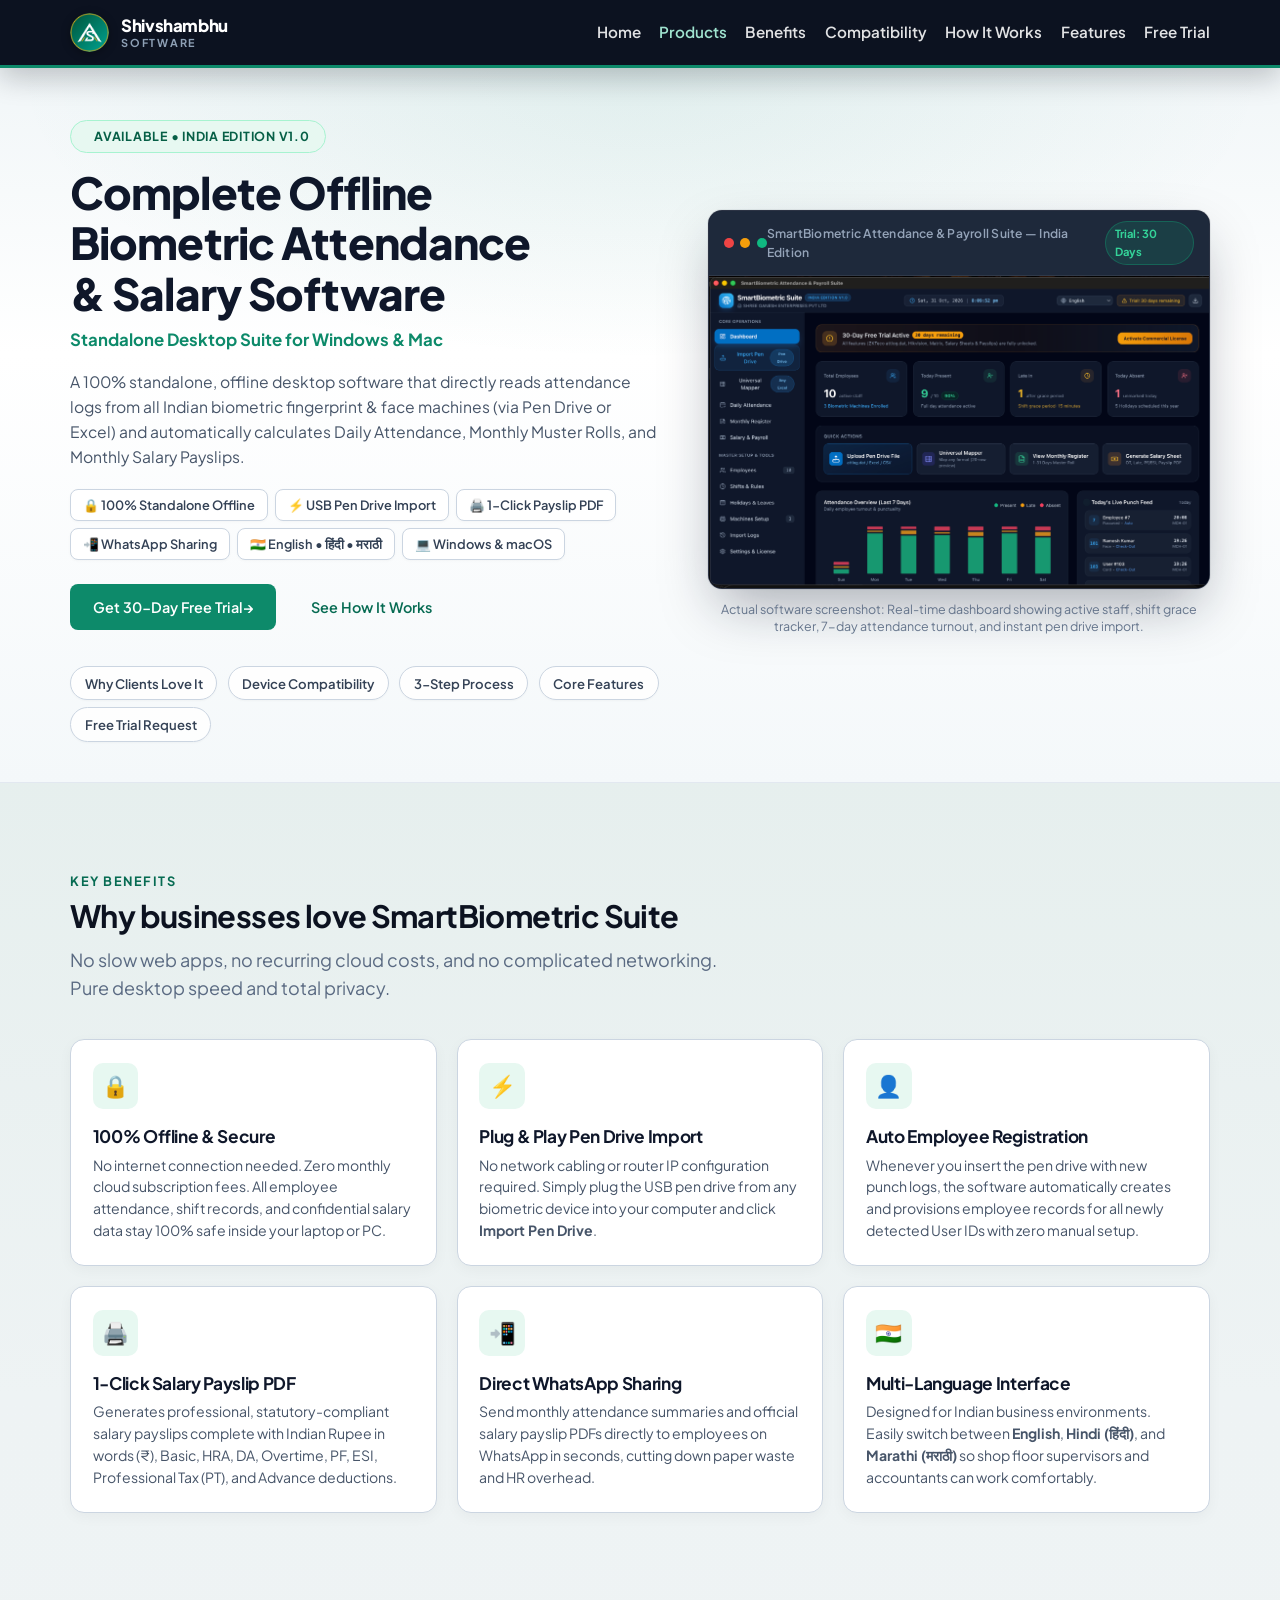
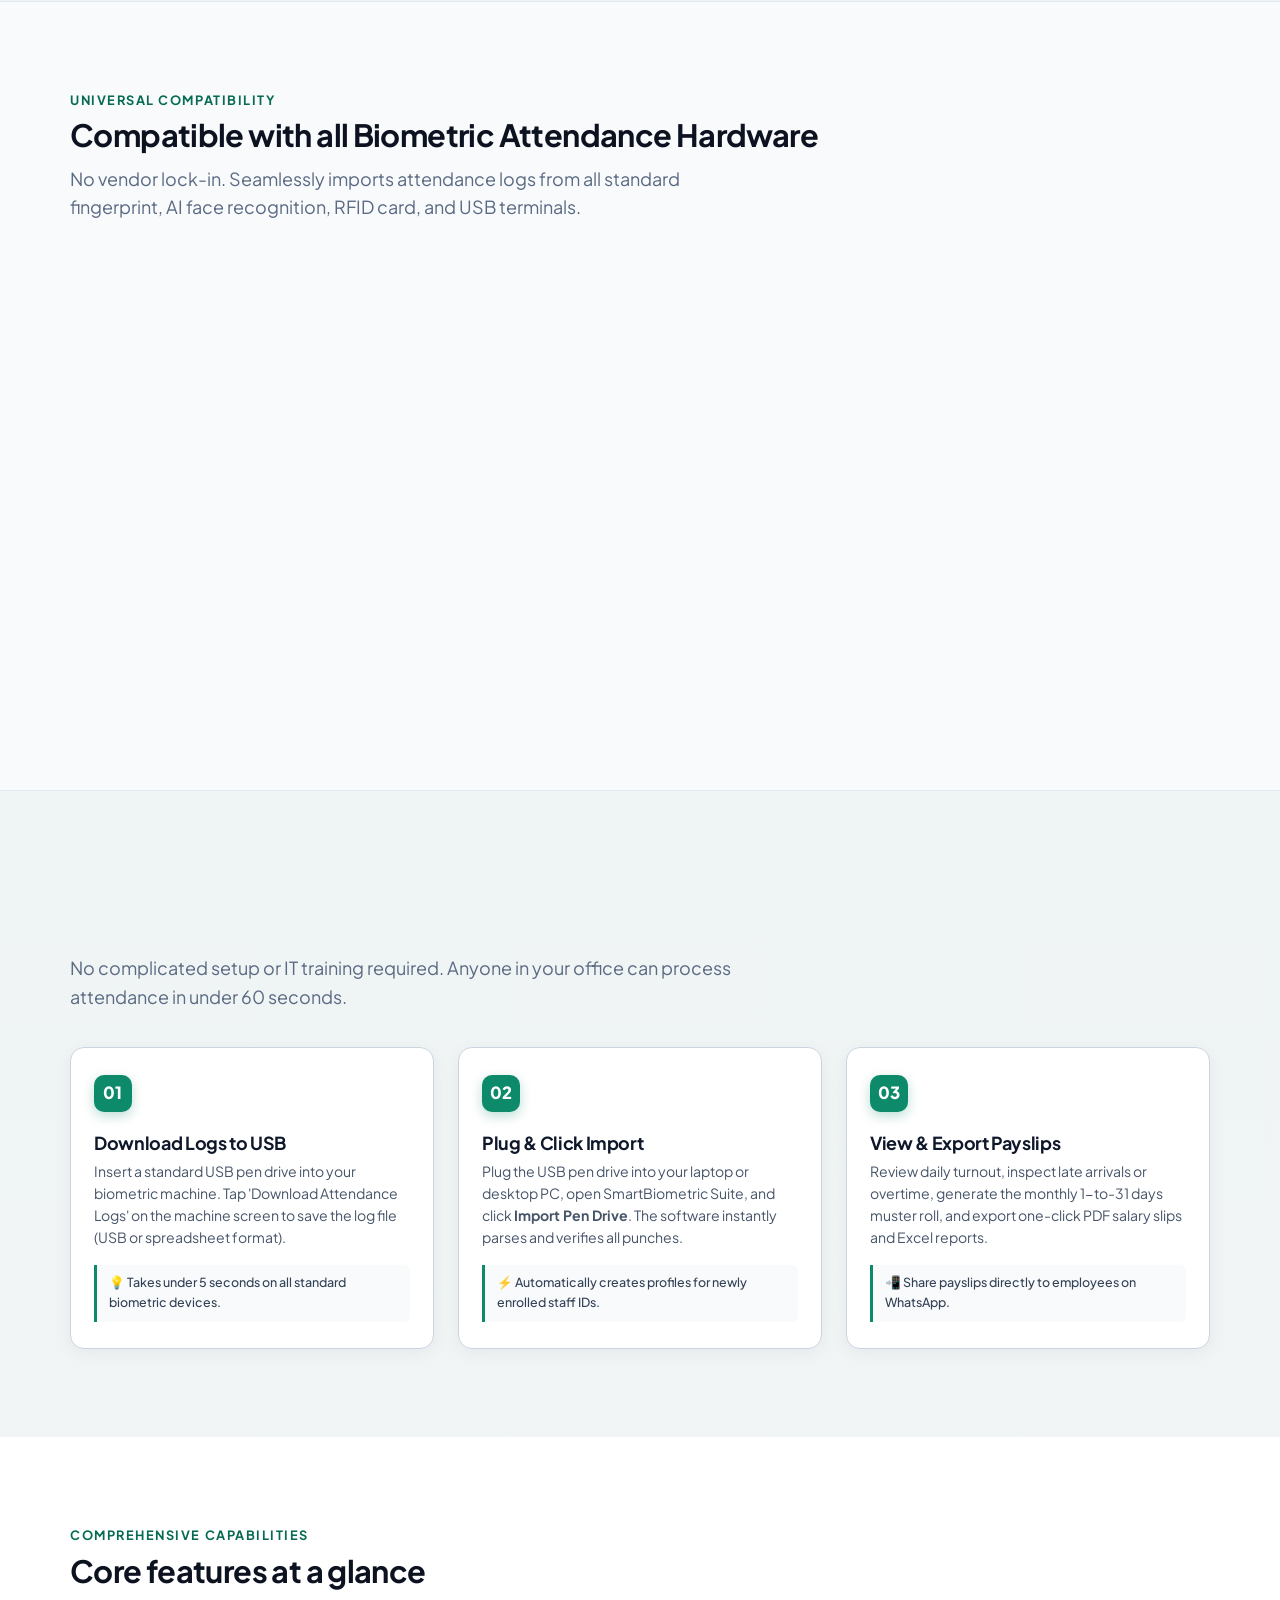
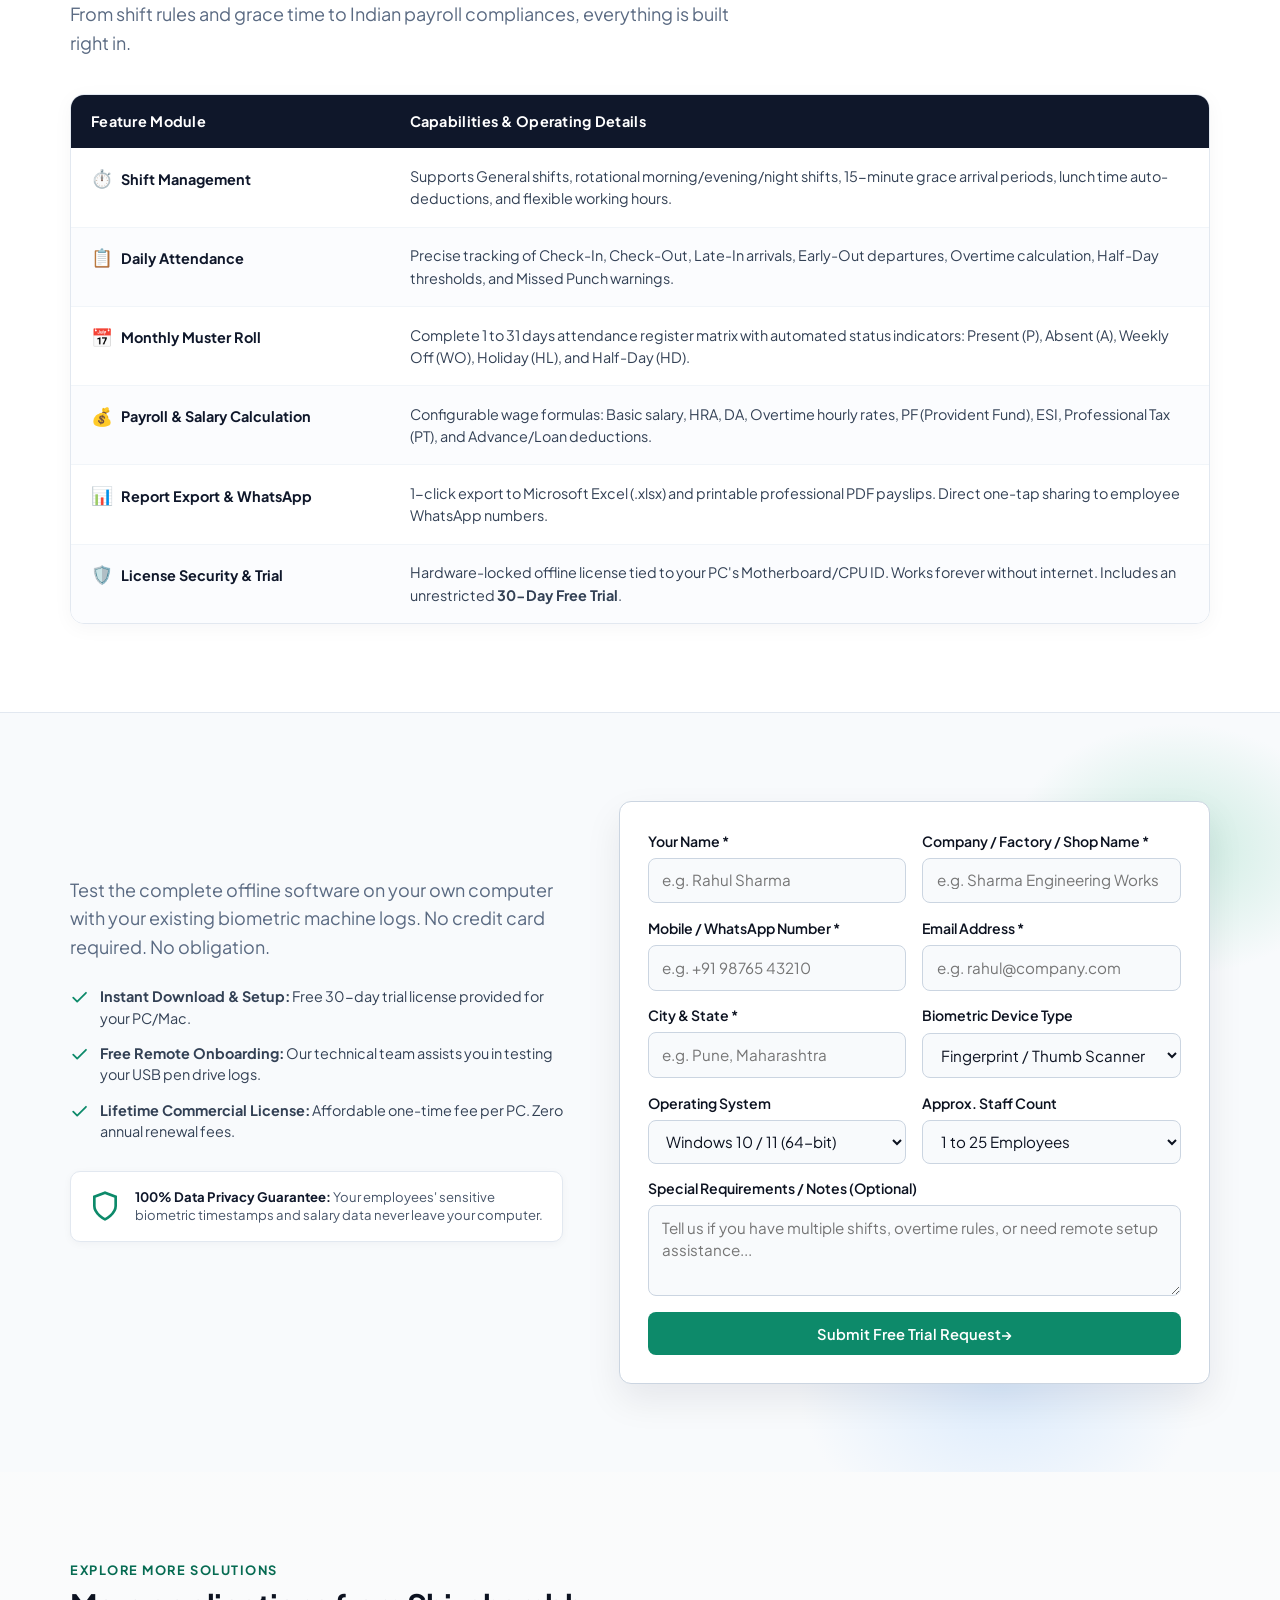
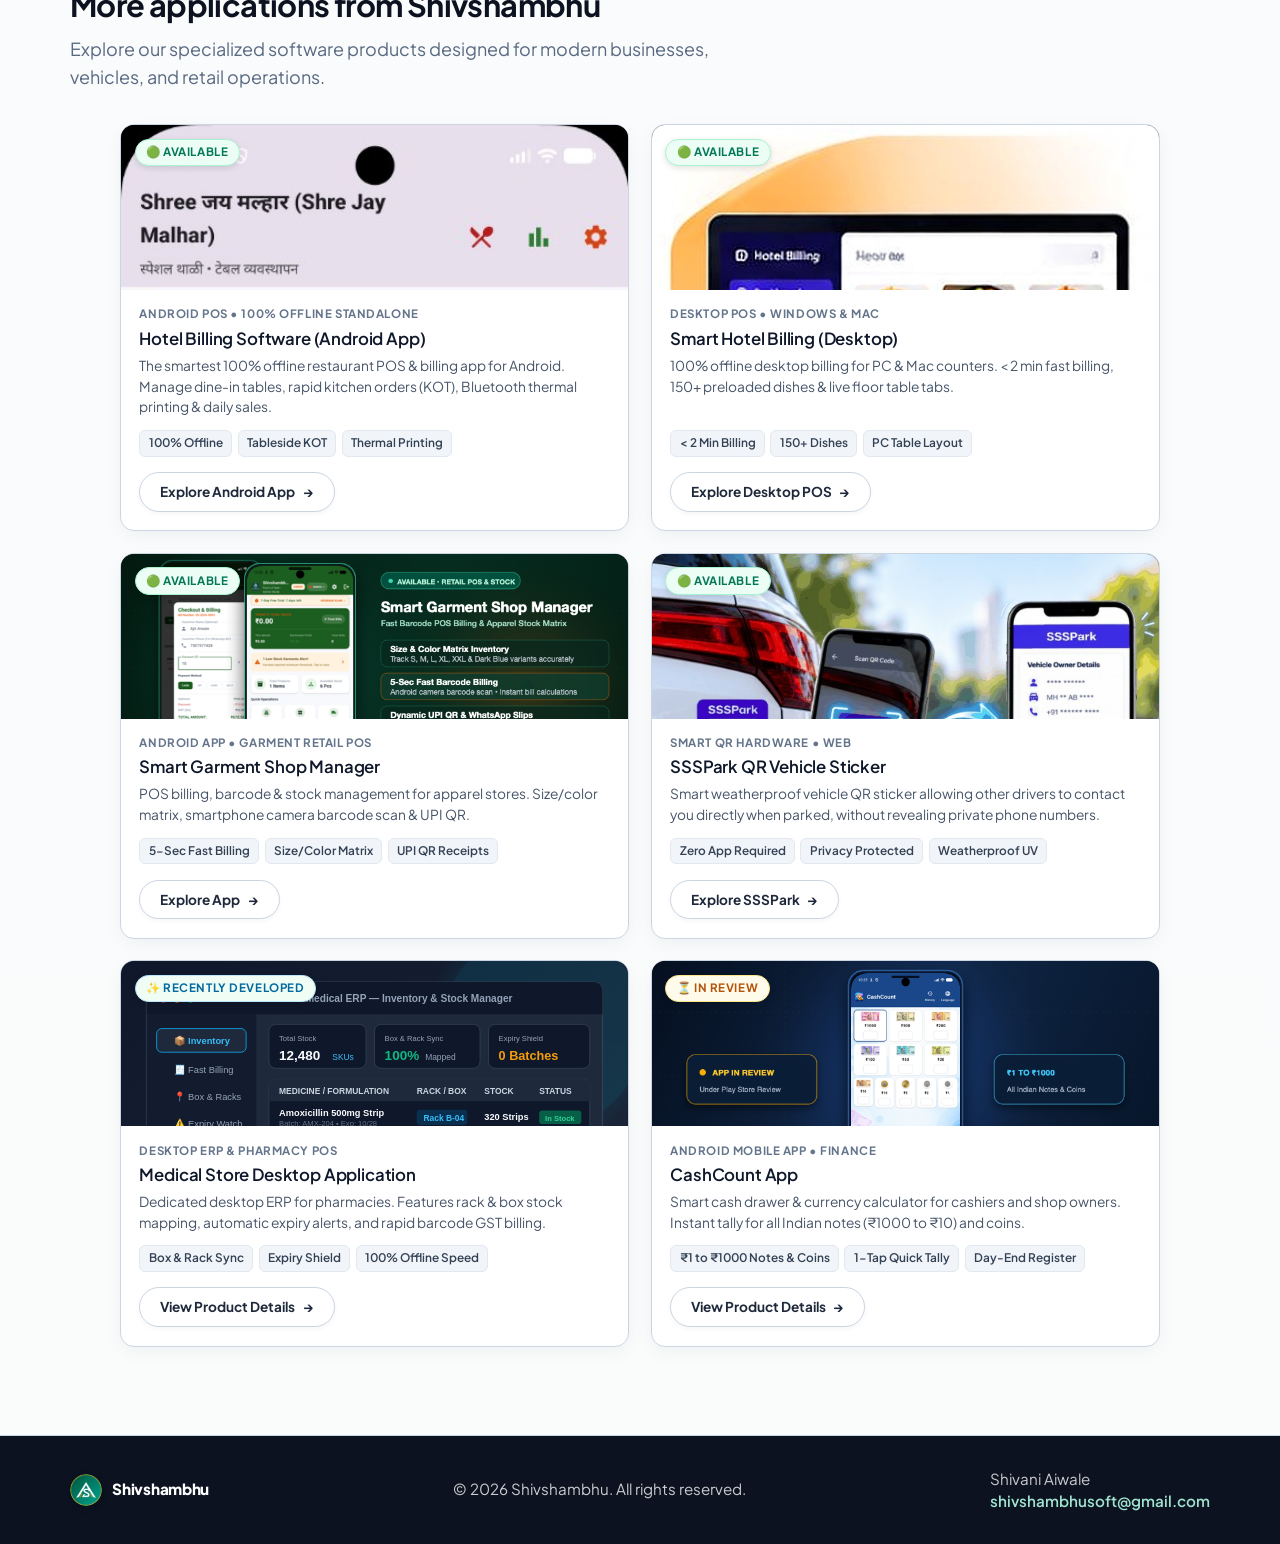
<file: biometric-attendance.html>
<!DOCTYPE html>
<html lang="en">
<head>
  <meta charset="UTF-8" />
  <meta name="viewport" content="width=device-width, initial-scale=1.0" />
  <meta name="description" content="100% standalone offline Biometric Attendance & Salary Management Desktop Software for Windows & Mac. Direct USB pen drive log import from all standard fingerprint, face recognition, and RFID biometric machines." />
  <meta name="theme-color" content="#0c1220" />
  <title>Biometric Attendance &amp; Salary Management Desktop Software | Shivshambhu</title>

  <!-- Open Graph -->
  <meta property="og:type" content="website" />
  <meta property="og:title" content="Offline Biometric Attendance &amp; Salary Desktop Software | Shivshambhu" />
  <meta property="og:description" content="Direct USB pen drive punch log import from all biometric machines. Auto daily attendance, 31-day muster roll register, and 1-click salary payslip PDF." />
  <meta property="og:image" content="assets/biometric-app-preview.png" />

  <!-- Favicon -->
  <link rel="icon" type="image/svg+xml" href="assets/favicon.svg?v=2.3" />
  <link rel="icon" type="image/png" sizes="32x32" href="assets/favicon-32.png" />
  <link rel="icon" type="image/png" sizes="64x64" href="assets/favicon-64.png" />
  <link rel="apple-touch-icon" href="assets/logo-192.png" />

  <!-- Fonts -->
  <link rel="preconnect" href="https://fonts.googleapis.com" />
  <link rel="preconnect" href="https://fonts.gstatic.com" crossorigin />
  <link href="https://fonts.googleapis.com/css2?family=Plus+Jakarta+Sans:wght@400;500;600;700;800&family=Source+Sans+3:wght@400;500;600;700&display=swap" rel="stylesheet" />
  
  <!-- Stylesheets -->
  <link rel="stylesheet" href="css/styles.css?v=2.5" />
  <link rel="stylesheet" href="css/biometric.css?v=1.0" />
</head>
<body class="product-page bio-page">
  <a class="skip-link" href="#main">Skip to content</a>

  <!-- Header -->
  <header class="site-header" id="top">
    <div class="container header-inner">
      <a class="logo logo-lockup" href="index.html" aria-label="Shivshambhu home">
        <img class="logo-img" src="assets/logo-192.png" alt="Shivshambhu Logo" width="39" height="39" />
        <span class="logo-words">Shivshambhu<small>Software</small></span>
      </a>
      <button class="nav-toggle" type="button" aria-expanded="false" aria-controls="site-nav" aria-label="Open menu">
        <span class="nav-toggle-bar"></span>
        <span class="nav-toggle-bar"></span>
        <span class="nav-toggle-bar"></span>
      </button>
      <nav class="site-nav" id="site-nav" aria-label="Primary">
        <ul>
          <li><a href="index.html#home">Home</a></li>
          <li><a href="index.html#products" aria-current="page">Products</a></li>
          <li><a href="#benefits">Benefits</a></li>
          <li><a href="#compatibility">Compatibility</a></li>
          <li><a href="#how-it-works">How It Works</a></li>
          <li><a href="#features">Features</a></li>
          <li><a href="#trial" class="nav-cta-link">Free Trial</a></li>
        </ul>
      </nav>
    </div>
  </header>

  <main id="main">
    <!-- Hero Section -->
    <section class="bio-hero" aria-labelledby="bio-title">
      <div class="container bio-hero-grid">
        <div class="bio-hero-copy">
          <div class="bio-badge-pill">
            <span class="badge-dot"></span>
            <span>Available • India Edition V1.0</span>
          </div>
          <h1 id="bio-title">Complete Offline Biometric Attendance &amp; Salary Software</h1>
          <p class="bio-kicker">Standalone Desktop Suite for Windows &amp; Mac</p>
          <p class="lede">A 100% standalone, offline desktop software that directly reads attendance logs from all Indian biometric fingerprint &amp; face machines (via Pen Drive or Excel) and automatically calculates Daily Attendance, Monthly Muster Rolls, and Monthly Salary Payslips.</p>

          <div class="bio-spec-chips">
            <span class="bio-spec-chip">🔒 100% Standalone Offline</span>
            <span class="bio-spec-chip">⚡ USB Pen Drive Import</span>
            <span class="bio-spec-chip">🖨️ 1-Click Payslip PDF</span>
            <span class="bio-spec-chip">📲 WhatsApp Sharing</span>
            <span class="bio-spec-chip">🇮🇳 English • हिंदी • मराठी</span>
            <span class="bio-spec-chip">💻 Windows &amp; macOS</span>
          </div>

          <div class="bio-actions">
            <a class="btn btn-primary" href="#trial">Get 30-Day Free Trial <span aria-hidden="true">→</span></a>
            <a class="btn btn-line" href="#how-it-works">See How It Works</a>
          </div>

          <nav class="bio-jumps" aria-label="Quick links on this page">
            <a href="#benefits">Why Clients Love It</a>
            <a href="#compatibility">Device Compatibility</a>
            <a href="#how-it-works">3-Step Process</a>
            <a href="#features">Core Features</a>
            <a href="#trial">Free Trial Request</a>
          </nav>
        </div>

        <figure class="bio-stage">
          <div class="bio-window-frame">
            <div class="bio-window-bar">
              <div class="bio-window-dots" aria-hidden="true">
                <span class="bio-dot-red"></span>
                <span class="bio-dot-yellow"></span>
                <span class="bio-dot-green"></span>
              </div>
              <span class="bio-window-title">SmartBiometric Attendance &amp; Payroll Suite — India Edition</span>
              <span class="bio-window-status">Trial: 30 Days</span>
            </div>
            <div class="bio-window-screen">
              <img src="assets/biometric-app-preview.png" alt="SmartBiometric Attendance and Payroll Suite desktop application live dashboard with attendance overview, turnout charts, shift grace metrics, and punch stream." width="1024" height="637" />
            </div>
          </div>
          <p class="bio-stage-caption">Actual software screenshot: Real-time dashboard showing active staff, shift grace tracker, 7-day attendance turnout, and instant pen drive import.</p>
        </figure>
      </div>
    </section>

    <!-- Section 1: Why Clients Love It (Key Benefits) -->
    <section class="section" id="benefits">
      <div class="container">
        <div class="section-head text-center">
          <p class="eyebrow">Key Benefits</p>
          <h2>Why businesses love <span>SmartBiometric Suite</span></h2>
          <p class="lede">No slow web apps, no recurring cloud costs, and no complicated networking. Pure desktop speed and total privacy.</p>
        </div>

        <ul class="bio-benefits-grid">
          <!-- Benefit 1 -->
          <li class="bio-benefit-card reveal">
            <div class="bio-card-icon" aria-hidden="true">🔒</div>
            <h3>100% Offline &amp; Secure</h3>
            <p>No internet connection needed. Zero monthly cloud subscription fees. All employee attendance, shift records, and confidential salary data stay 100% safe inside your laptop or PC.</p>
          </li>

          <!-- Benefit 2 -->
          <li class="bio-benefit-card reveal">
            <div class="bio-card-icon" aria-hidden="true">⚡</div>
            <h3>Plug &amp; Play Pen Drive Import</h3>
            <p>No network cabling or router IP configuration required. Simply plug the USB pen drive from any biometric device into your computer and click <strong>Import Pen Drive</strong>.</p>
          </li>

          <!-- Benefit 3 -->
          <li class="bio-benefit-card reveal">
            <div class="bio-card-icon" aria-hidden="true">👤</div>
            <h3>Auto Employee Registration</h3>
            <p>Whenever you insert the pen drive with new punch logs, the software automatically creates and provisions employee records for all newly detected User IDs with zero manual setup.</p>
          </li>

          <!-- Benefit 4 -->
          <li class="bio-benefit-card reveal">
            <div class="bio-card-icon" aria-hidden="true">🖨️</div>
            <h3>1-Click Salary Payslip PDF</h3>
            <p>Generates professional, statutory-compliant salary payslips complete with Indian Rupee in words (₹), Basic, HRA, DA, Overtime, PF, ESI, Professional Tax (PT), and Advance deductions.</p>
          </li>

          <!-- Benefit 5 -->
          <li class="bio-benefit-card reveal">
            <div class="bio-card-icon" aria-hidden="true">📲</div>
            <h3>Direct WhatsApp Sharing</h3>
            <p>Send monthly attendance summaries and official salary payslip PDFs directly to employees on WhatsApp in seconds, cutting down paper waste and HR overhead.</p>
          </li>

          <!-- Benefit 6 -->
          <li class="bio-benefit-card reveal">
            <div class="bio-card-icon" aria-hidden="true">🇮🇳</div>
            <h3>Multi-Language Interface</h3>
            <p>Designed for Indian business environments. Easily switch between <strong>English</strong>, <strong>Hindi (हिंदी)</strong>, and <strong>Marathi (मराठी)</strong> so shop floor supervisors and accountants can work comfortably.</p>
          </li>
        </ul>
      </div>
    </section>

    <!-- Section 2: Universal Device Compatibility -->
    <section class="section bio-machines-section" id="compatibility">
      <div class="container">
        <div class="section-head text-center">
          <p class="eyebrow">Universal Compatibility</p>
          <h2>Compatible with all <span>Biometric Attendance Hardware</span></h2>
          <p class="lede">No vendor lock-in. Seamlessly imports attendance logs from all standard fingerprint, AI face recognition, RFID card, and USB terminals.</p>
        </div>

        <div class="bio-machines-grid">
          <!-- Device Type 1: Fingerprint Terminals -->
          <div class="bio-machine-card reveal">
            <div class="bio-machine-header">
              <span class="bio-machine-brand">Fingerprint Terminals</span>
              <span class="bio-machine-tag">Optical &amp; Capacitive</span>
            </div>
            <p class="bio-machine-models">Supports all standard optical &amp; capacitive thumb/fingerprint attendance scanners. Parses punch timestamps effortlessly.</p>
            <div class="bio-machine-chips">
              <span>Fingerprint</span>
              <span>Thumb Impression</span>
              <span>Multi-Finger</span>
            </div>
          </div>

          <!-- Device Type 2: Face Recognition Terminals -->
          <div class="bio-machine-card reveal">
            <div class="bio-machine-header">
              <span class="bio-machine-brand">Face Recognition Terminals</span>
              <span class="bio-machine-tag">AI Contactless</span>
            </div>
            <p class="bio-machine-models">Compatible with high-speed AI facial recognition terminals. Records touchless check-in and check-out entries in real time.</p>
            <div class="bio-machine-chips">
              <span>Face AI</span>
              <span>Touchless Detection</span>
              <span>High Speed</span>
            </div>
          </div>

          <!-- Device Type 3: RFID & Smart Card Devices -->
          <div class="bio-machine-card reveal">
            <div class="bio-machine-header">
              <span class="bio-machine-brand">RFID &amp; Card Readers</span>
              <span class="bio-machine-tag">Proximity Badges</span>
            </div>
            <p class="bio-machine-models">Works with all RFID cards, contactless smart badges, and proximity punch devices used in corporate offices and factories.</p>
            <div class="bio-machine-chips">
              <span>RFID Badges</span>
              <span>Proximity Cards</span>
              <span>Smart ID</span>
            </div>
          </div>

          <!-- Device Type 4: USB Pen Drive Log Readers -->
          <div class="bio-machine-card reveal">
            <div class="bio-machine-header">
              <span class="bio-machine-brand">USB Pen Drive Sync</span>
              <span class="bio-machine-tag">Plug &amp; Play</span>
            </div>
            <p class="bio-machine-models">Built for all standalone offline machines with a USB port. Simply copy logs to a flash drive and click Import in the software.</p>
            <div class="bio-machine-chips">
              <span>USB Flash Drive</span>
              <span>Offline Log Sync</span>
              <span>Zero Cabling</span>
            </div>
          </div>

          <!-- Device Type 5: Access Control & Turnstiles -->
          <div class="bio-machine-card reveal">
            <div class="bio-machine-header">
              <span class="bio-machine-brand">Turnstiles &amp; Door Gates</span>
              <span class="bio-machine-tag">Office &amp; Plant</span>
            </div>
            <p class="bio-machine-models">Integrates punch logs from tripod turnstiles, flap barriers, magnetic door controllers, and perimeter attendance gates.</p>
            <div class="bio-machine-chips">
              <span>Turnstile Gates</span>
              <span>Door Access</span>
              <span>In / Out Punch</span>
            </div>
          </div>

          <!-- Device Type 6: Universal Spreadsheet & CSV -->
          <div class="bio-machine-card reveal">
            <div class="bio-machine-header">
              <span class="bio-machine-brand">Universal Excel &amp; CSV</span>
              <span class="bio-machine-tag">Any Log Format</span>
            </div>
            <p class="bio-machine-models">Built-in 20-row live preview auto-mapper that reads ANY custom column format from any biometric machine spreadsheet export.</p>
            <div class="bio-machine-chips">
              <span>Auto Column Detect</span>
              <span>.xlsx / .csv</span>
              <span>Custom Layouts</span>
            </div>
          </div>
        </div>
      </div>
    </section>

    <!-- Section 3: How It Works (Simple 3 Steps) -->
    <section class="section" id="how-it-works">
      <div class="container">
        <div class="section-head text-center">
          <p class="eyebrow">Simple Workflow</p>
          <h2>How it works in <span>3 easy steps</span></h2>
          <p class="lede">No complicated setup or IT training required. Anyone in your office can process attendance in under 60 seconds.</p>
        </div>

        <div class="bio-steps-grid">
          <!-- Step 1 -->
          <div class="bio-step-card reveal">
            <span class="bio-step-badge">01</span>
            <h3>Download Logs to USB</h3>
            <p>Insert a standard USB pen drive into your biometric machine. Tap 'Download Attendance Logs' on the machine screen to save the log file (USB or spreadsheet format).</p>
            <div class="bio-step-tip">💡 Takes under 5 seconds on all standard biometric devices.</div>
          </div>

          <!-- Step 2 -->
          <div class="bio-step-card reveal">
            <span class="bio-step-badge">02</span>
            <h3>Plug &amp; Click Import</h3>
            <p>Plug the USB pen drive into your laptop or desktop PC, open SmartBiometric Suite, and click <strong>Import Pen Drive</strong>. The software instantly parses and verifies all punches.</p>
            <div class="bio-step-tip">⚡ Automatically creates profiles for newly enrolled staff IDs.</div>
          </div>

          <!-- Step 3 -->
          <div class="bio-step-card reveal">
            <span class="bio-step-badge">03</span>
            <h3>View &amp; Export Payslips</h3>
            <p>Review daily turnout, inspect late arrivals or overtime, generate the monthly 1-to-31 days muster roll, and export one-click PDF salary slips and Excel reports.</p>
            <div class="bio-step-tip">📲 Share payslips directly to employees on WhatsApp.</div>
          </div>
        </div>
      </div>
    </section>

    <!-- Section 4: Core Features at a Glance -->
    <section class="section bio-features-section" id="features">
      <div class="container">
        <div class="section-head text-center">
          <p class="eyebrow">Comprehensive Capabilities</p>
          <h2>Core features <span>at a glance</span></h2>
          <p class="lede">From shift rules and grace time to Indian payroll compliances, everything is built right in.</p>
        </div>

        <div class="bio-feature-table-wrap reveal">
          <table class="bio-feature-table" aria-label="SmartBiometric Suite core features matrix">
            <thead>
              <tr>
                <th scope="col">Feature Module</th>
                <th scope="col">Capabilities &amp; Operating Details</th>
              </tr>
            </thead>
            <tbody>
              <tr>
                <td>
                  <div class="bio-feat-name">
                    <span aria-hidden="true">⏱️</span> Shift Management
                  </div>
                </td>
                <td>Supports General shifts, rotational morning/evening/night shifts, 15-minute grace arrival periods, lunch time auto-deductions, and flexible working hours.</td>
              </tr>
              <tr>
                <td>
                  <div class="bio-feat-name">
                    <span aria-hidden="true">📋</span> Daily Attendance
                  </div>
                </td>
                <td>Precise tracking of Check-In, Check-Out, Late-In arrivals, Early-Out departures, Overtime calculation, Half-Day thresholds, and Missed Punch warnings.</td>
              </tr>
              <tr>
                <td>
                  <div class="bio-feat-name">
                    <span aria-hidden="true">📅</span> Monthly Muster Roll
                  </div>
                </td>
                <td>Complete 1 to 31 days attendance register matrix with automated status indicators: Present (P), Absent (A), Weekly Off (WO), Holiday (HL), and Half-Day (HD).</td>
              </tr>
              <tr>
                <td>
                  <div class="bio-feat-name">
                    <span aria-hidden="true">💰</span> Payroll &amp; Salary Calculation
                  </div>
                </td>
                <td>Configurable wage formulas: Basic salary, HRA, DA, Overtime hourly rates, PF (Provident Fund), ESI, Professional Tax (PT), and Advance/Loan deductions.</td>
              </tr>
              <tr>
                <td>
                  <div class="bio-feat-name">
                    <span aria-hidden="true">📊</span> Report Export &amp; WhatsApp
                  </div>
                </td>
                <td>1-click export to Microsoft Excel (.xlsx) and printable professional PDF payslips. Direct one-tap sharing to employee WhatsApp numbers.</td>
              </tr>
              <tr>
                <td>
                  <div class="bio-feat-name">
                    <span aria-hidden="true">🛡️</span> License Security &amp; Trial
                  </div>
                </td>
                <td>Hardware-locked offline license tied to your PC's Motherboard/CPU ID. Works forever without internet. Includes an unrestricted <strong>30-Day Free Trial</strong>.</td>
              </tr>
            </tbody>
          </table>
        </div>
      </div>
    </section>

    <!-- Section 5: 30-Day Free Trial & Demo Request Form -->
    <section class="section bio-trial-section" id="trial">
      <div class="container bio-trial-grid">
        <div class="bio-trial-intro">
          <p class="eyebrow">Get Started Today</p>
          <h2>Start your <span>30-Day Free Trial</span></h2>
          <p class="lede">Test the complete offline software on your own computer with your existing biometric machine logs. No credit card required. No obligation.</p>

          <ul class="bio-trial-points">
            <li>
              <svg viewBox="0 0 24 24" aria-hidden="true"><polyline points="20 6 9 17 4 12"/></svg>
              <span><strong>Instant Download &amp; Setup:</strong> Free 30-day trial license provided for your PC/Mac.</span>
            </li>
            <li>
              <svg viewBox="0 0 24 24" aria-hidden="true"><polyline points="20 6 9 17 4 12"/></svg>
              <span><strong>Free Remote Onboarding:</strong> Our technical team assists you in testing your USB pen drive logs.</span>
            </li>
            <li>
              <svg viewBox="0 0 24 24" aria-hidden="true"><polyline points="20 6 9 17 4 12"/></svg>
              <span><strong>Lifetime Commercial License:</strong> Affordable one-time fee per PC. Zero annual renewal fees.</span>
            </li>
          </ul>

          <div class="bio-trust-banner">
            <svg viewBox="0 0 24 24" aria-hidden="true"><path d="M12 22s8-4 8-10V5l-8-3-8 3v7c0 6 8 10 8 10z"/></svg>
            <p><strong>100% Data Privacy Guarantee:</strong> Your employees' sensitive biometric timestamps and salary data never leave your computer.</p>
          </div>
        </div>

        <!-- Trial Request Form -->
        <form class="contact-form" id="trial-form" novalidate>
          <div class="bio-form-grid-2col">
            <div class="field">
              <label for="trial-name">Your Name *</label>
              <input type="text" id="trial-name" name="name" required placeholder="e.g. Rahul Sharma" autocomplete="name" />
            </div>

            <div class="field">
              <label for="trial-company">Company / Factory / Shop Name *</label>
              <input type="text" id="trial-company" name="company" required placeholder="e.g. Sharma Engineering Works" />
            </div>

            <div class="field">
              <label for="trial-phone">Mobile / WhatsApp Number *</label>
              <input type="tel" id="trial-phone" name="phone" required placeholder="e.g. +91 98765 43210" autocomplete="tel" />
            </div>

            <div class="field">
              <label for="trial-email">Email Address *</label>
              <input type="email" id="trial-email" name="email" required placeholder="e.g. rahul@company.com" autocomplete="email" />
            </div>

            <div class="field">
              <label for="trial-city">City &amp; State *</label>
              <input type="text" id="trial-city" name="city" required placeholder="e.g. Pune, Maharashtra" />
            </div>

            <div class="field">
              <label for="trial-machine">Biometric Device Type</label>
              <select id="trial-machine" name="machine">
                <option value="Fingerprint Biometric Device">Fingerprint / Thumb Scanner</option>
                <option value="Face Recognition Device">Face Recognition Terminal</option>
                <option value="RFID / Smart Card Reader">RFID / Smart Card Reader</option>
                <option value="USB Pen Drive Machine">USB Pen Drive Log Machine</option>
                <option value="Excel / CSV Sheet">Excel / CSV Attendance Sheet</option>
                <option value="Other Biometric Device">Other Biometric Device</option>
              </select>
            </div>

            <div class="field">
              <label for="trial-os">Operating System</label>
              <select id="trial-os" name="os">
                <option value="Windows 10/11">Windows 10 / 11 (64-bit)</option>
                <option value="macOS">macOS (Apple Silicon &amp; Intel)</option>
                <option value="Windows 7/8">Windows 7 / 8</option>
              </select>
            </div>

            <div class="field">
              <label for="trial-staff">Approx. Staff Count</label>
              <select id="trial-staff" name="staff">
                <option value="1-25">1 to 25 Employees</option>
                <option value="26-100">26 to 100 Employees</option>
                <option value="101-500">101 to 500 Employees</option>
                <option value="500+">500+ Employees</option>
              </select>
            </div>

            <div class="field bio-form-span-full">
              <label for="trial-notes">Special Requirements / Notes (Optional)</label>
              <textarea id="trial-notes" name="notes" rows="3" placeholder="Tell us if you have multiple shifts, overtime rules, or need remote setup assistance..."></textarea>
            </div>
          </div>

          <button class="btn btn-primary" type="submit">Submit Free Trial Request <span aria-hidden="true">→</span></button>
          <p class="form-status" id="trial-status" role="status" aria-live="polite" hidden></p>
        </form>
      </div>
    </section>

    <!-- Cross-Promotion: Other Products -->
    <section class="section section-alt" id="more-products">
      <div class="container">
        <div class="section-head text-center">
          <p class="eyebrow">Explore More Solutions</p>
          <h2>More applications from <span>Shivshambhu</span></h2>
          <p class="lede">Explore our specialized software products designed for modern businesses, vehicles, and retail operations.</p>
        </div>

        <div class="more-products-preview-grid">
          <!-- Hotel Billing Software Card (Android POS) -->
          <article class="more-prod-card reveal">
            <div class="more-prod-badge status-available">🟢 Available</div>
            <div class="more-prod-media">
              <img src="assets/hotel-app-mobile.jpg" alt="Hotel Billing Software 100% Offline Android Restaurant POS preview" loading="lazy" />
            </div>
            <div class="more-prod-content">
              <span class="more-prod-tag">Android POS • 100% Offline Standalone</span>
              <h3>Hotel Billing Software (Android App)</h3>
              <p>The smartest 100% offline restaurant POS &amp; billing app for Android. Manage dine-in tables, rapid kitchen orders (KOT), Bluetooth thermal printing &amp; daily sales.</p>
              <div class="more-prod-chips">
                <span>100% Offline</span>
                <span>Tableside KOT</span>
                <span>Thermal Printing</span>
              </div>
              <a class="btn btn-studio-line" href="hotel-billing.html">Explore Android App <span aria-hidden="true">→</span></a>
            </div>
          </article>

          <!-- Smart Hotel Billing & Management (Desktop POS) -->
          <article class="more-prod-card reveal">
            <div class="more-prod-badge status-available">🟢 Available</div>
            <div class="more-prod-media">
              <img src="assets/hotel-desktop-preview.jpg" alt="Smart Hotel Billing &amp; Management Desktop POS software screen" loading="lazy" />
            </div>
            <div class="more-prod-content">
              <span class="more-prod-tag">Desktop POS • Windows &amp; Mac</span>
              <h3>Smart Hotel Billing (Desktop)</h3>
              <p>100% offline desktop billing for PC &amp; Mac counters. &lt; 2 min fast billing, 150+ preloaded dishes &amp; live floor table tabs.</p>
              <div class="more-prod-chips">
                <span>&lt; 2 Min Billing</span>
                <span>150+ Dishes</span>
                <span>PC Table Layout</span>
              </div>
              <a class="btn btn-studio-line" href="hotel-desktop.html">Explore Desktop POS <span aria-hidden="true">→</span></a>
            </div>
          </article>

          <!-- Smart Garment Shop Manager -->
          <article class="more-prod-card reveal">
            <div class="more-prod-badge status-available">🟢 Available</div>
            <div class="more-prod-media">
              <img src="assets/shop-manage-preview.png" alt="Smart Garment Shop Manager app preview" loading="lazy" />
            </div>
            <div class="more-prod-content">
              <span class="more-prod-tag">Android App • Garment Retail POS</span>
              <h3>Smart Garment Shop Manager</h3>
              <p>POS billing, barcode &amp; stock management for apparel stores. Size/color matrix, smartphone camera barcode scan &amp; UPI QR.</p>
              <div class="more-prod-chips">
                <span>5-Sec Fast Billing</span>
                <span>Size/Color Matrix</span>
                <span>UPI QR Receipts</span>
              </div>
              <a class="btn btn-studio-line" href="shop-manage.html">Explore App <span aria-hidden="true">→</span></a>
            </div>
          </article>

          <!-- SSSPark QR Vehicle Sticker -->
          <article class="more-prod-card reveal">
            <div class="more-prod-badge status-available">🟢 Available</div>
            <div class="more-prod-media">
              <img src="assets/ssspark-scan-flow.jpg" alt="SSSPark QR vehicle sticker scan flow" loading="lazy" />
            </div>
            <div class="more-prod-content">
              <span class="more-prod-tag">Smart QR Hardware • Web</span>
              <h3>SSSPark QR Vehicle Sticker</h3>
              <p>Smart weatherproof vehicle QR sticker allowing other drivers to contact you directly when parked, without revealing private phone numbers.</p>
              <div class="more-prod-chips">
                <span>Zero App Required</span>
                <span>Privacy Protected</span>
                <span>Weatherproof UV</span>
              </div>
              <a class="btn btn-studio-line" href="ssspark.html">Explore SSSPark <span aria-hidden="true">→</span></a>
            </div>
          </article>

          <!-- Medical Store Desktop ERP -->
          <article class="more-prod-card reveal">
            <div class="more-prod-badge status-recent">✨ Recently Developed</div>
            <div class="more-prod-media">
              <img src="assets/medical-app-preview.svg" alt="Medical Store Desktop Application stock and rack management interface" loading="lazy" />
            </div>
            <div class="more-prod-content">
              <span class="more-prod-tag">Desktop ERP &amp; Pharmacy POS</span>
              <h3>Medical Store Desktop Application</h3>
              <p>Dedicated desktop ERP for pharmacies. Features rack &amp; box stock mapping, automatic expiry alerts, and rapid barcode GST billing.</p>
              <div class="more-prod-chips">
                <span>Box &amp; Rack Sync</span>
                <span>Expiry Shield</span>
                <span>100% Offline Speed</span>
              </div>
              <a class="btn btn-studio-line" href="index.html#products">View Product Details <span aria-hidden="true">→</span></a>
            </div>
          </article>

          <!-- CashCount App -->
          <article class="more-prod-card reveal">
            <div class="more-prod-badge status-soon">⏳ In Review</div>
            <div class="more-prod-media">
              <img src="assets/cashcount-preview.png?v=2" alt="CashCount smart cash denomination tally mobile app" loading="lazy" />
            </div>
            <div class="more-prod-content">
              <span class="more-prod-tag">Android Mobile App • Finance</span>
              <h3>CashCount App</h3>
              <p>Smart cash drawer &amp; currency calculator for cashiers and shop owners. Instant tally for all Indian notes (₹1000 to ₹10) and coins.</p>
              <div class="more-prod-chips">
                <span>₹1 to ₹1000 Notes &amp; Coins</span>
                <span>1-Tap Quick Tally</span>
                <span>Day-End Register</span>
              </div>
              <a class="btn btn-studio-line" href="index.html#products">View Product Details <span aria-hidden="true">→</span></a>
            </div>
          </article>
        </div>
      </div>
    </section>
  </main>

  <!-- Footer -->
  <footer class="site-footer">
    <div class="container footer-inner">
      <div class="footer-brand-wrap">
        <img class="footer-logo" src="assets/logo-192.png" alt="Shivshambhu Logo" width="32" height="32" />
        <p class="footer-brand">Shivshambhu</p>
      </div>
      <p class="footer-copy">&copy; <span id="year"></span> Shivshambhu. All rights reserved.</p>
      <p class="footer-person">Shivani Aiwale<br /><a href="mailto:shivshambhusoft@gmail.com">shivshambhusoft@gmail.com</a></p>
    </div>
  </footer>

  <script src="js/main.js?v=2.5"></script>
</body>
</html>
</file>
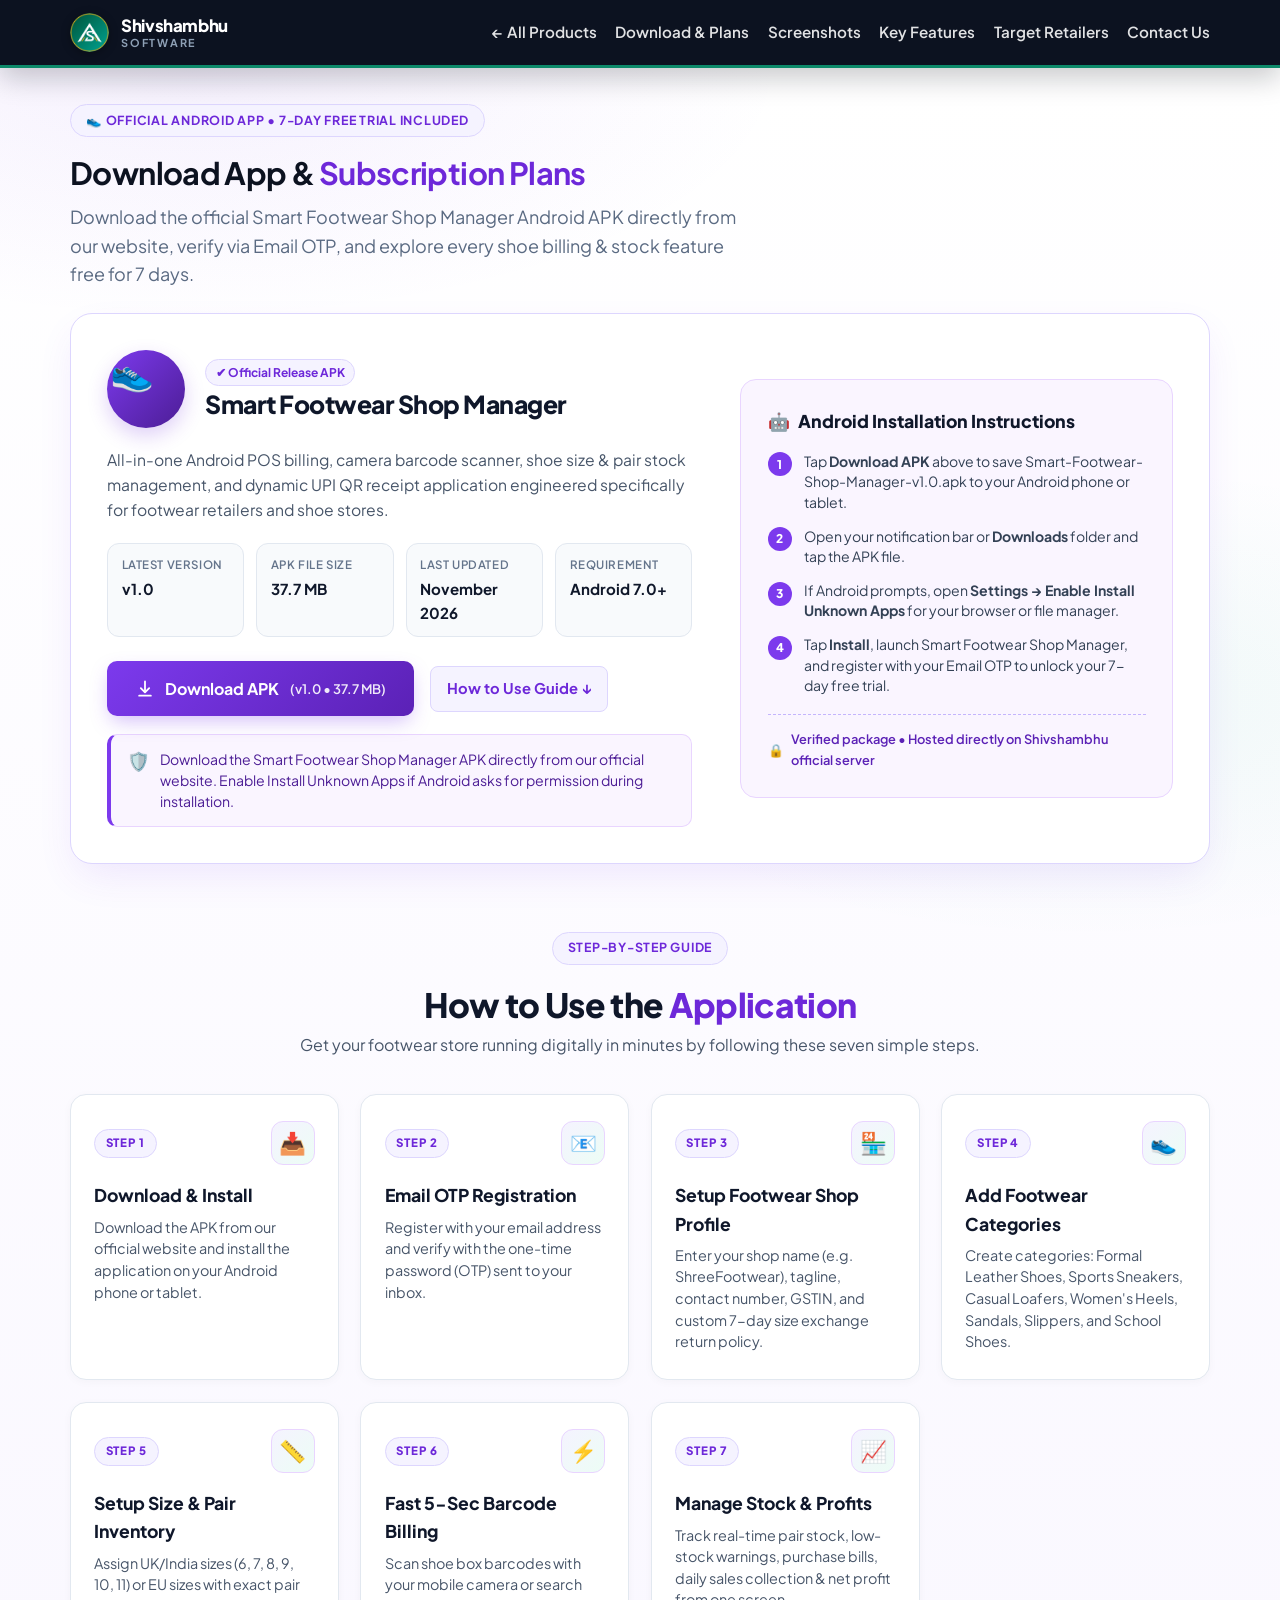
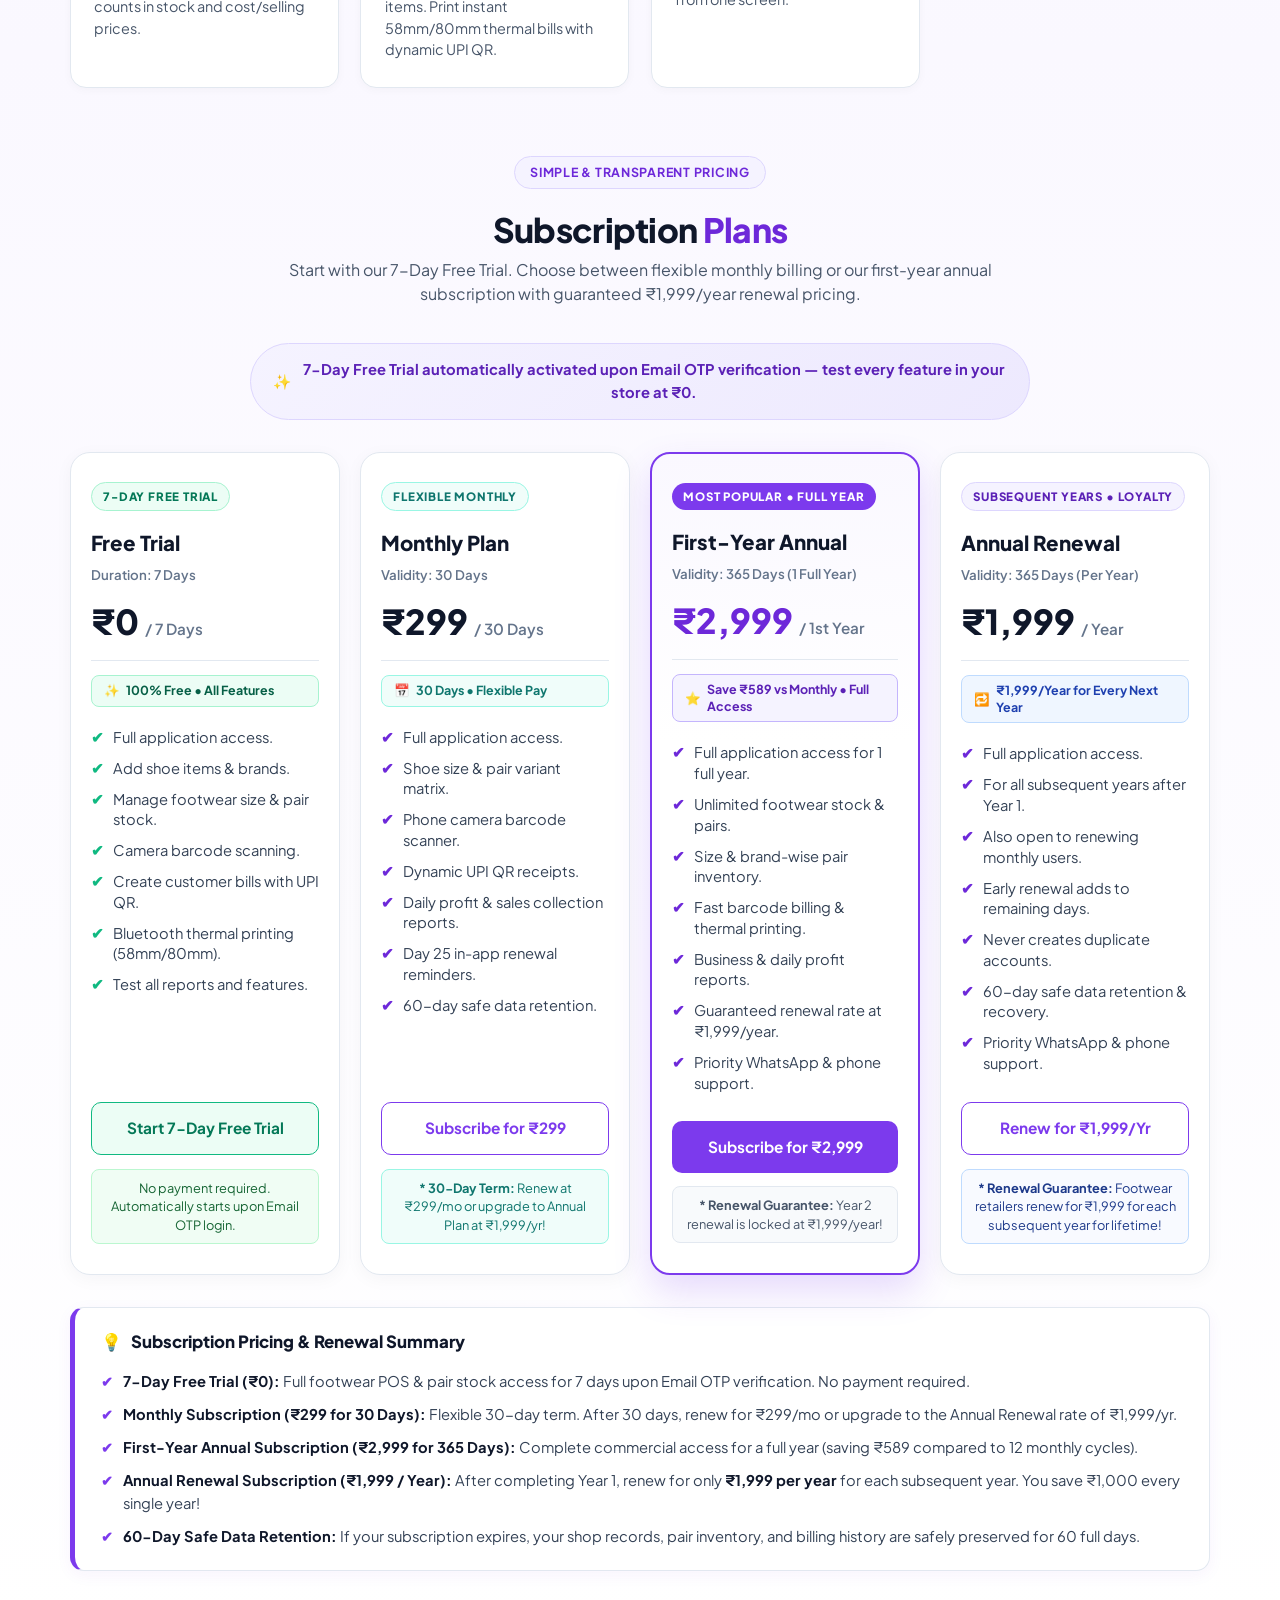
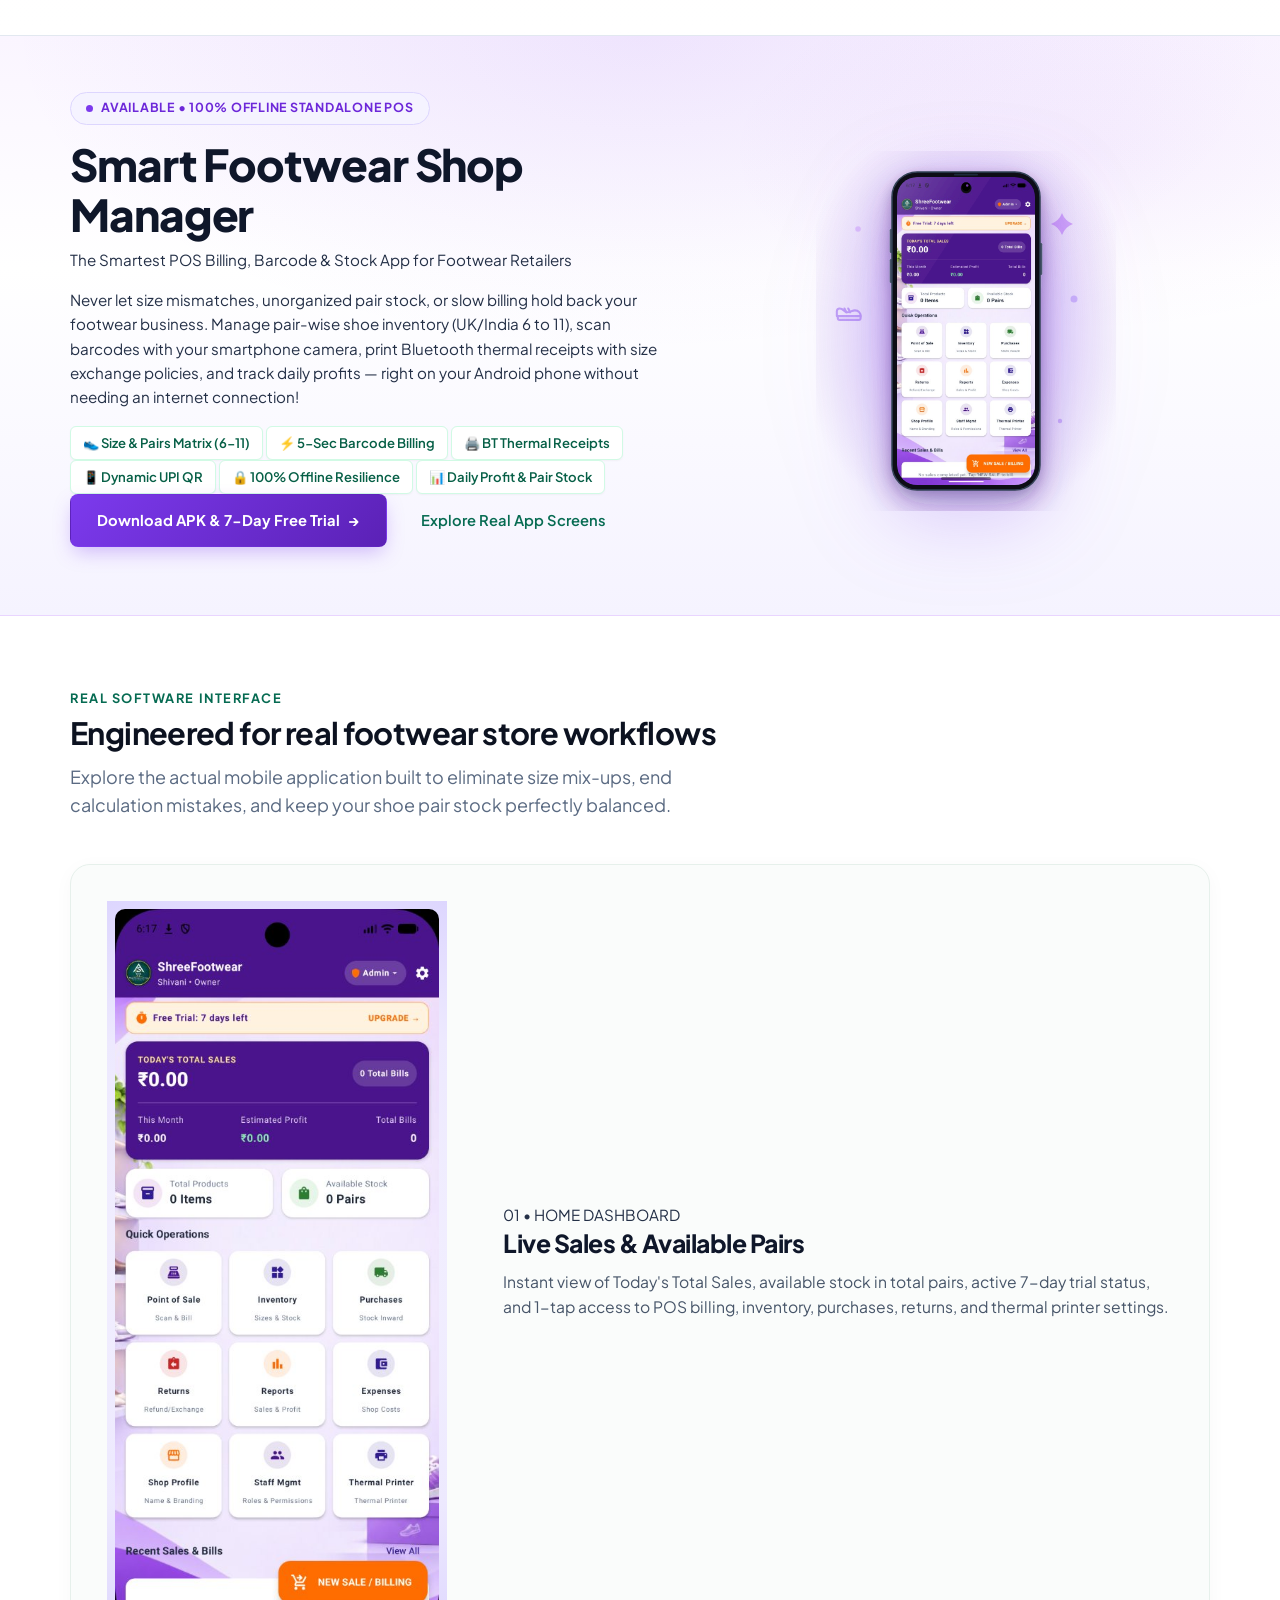
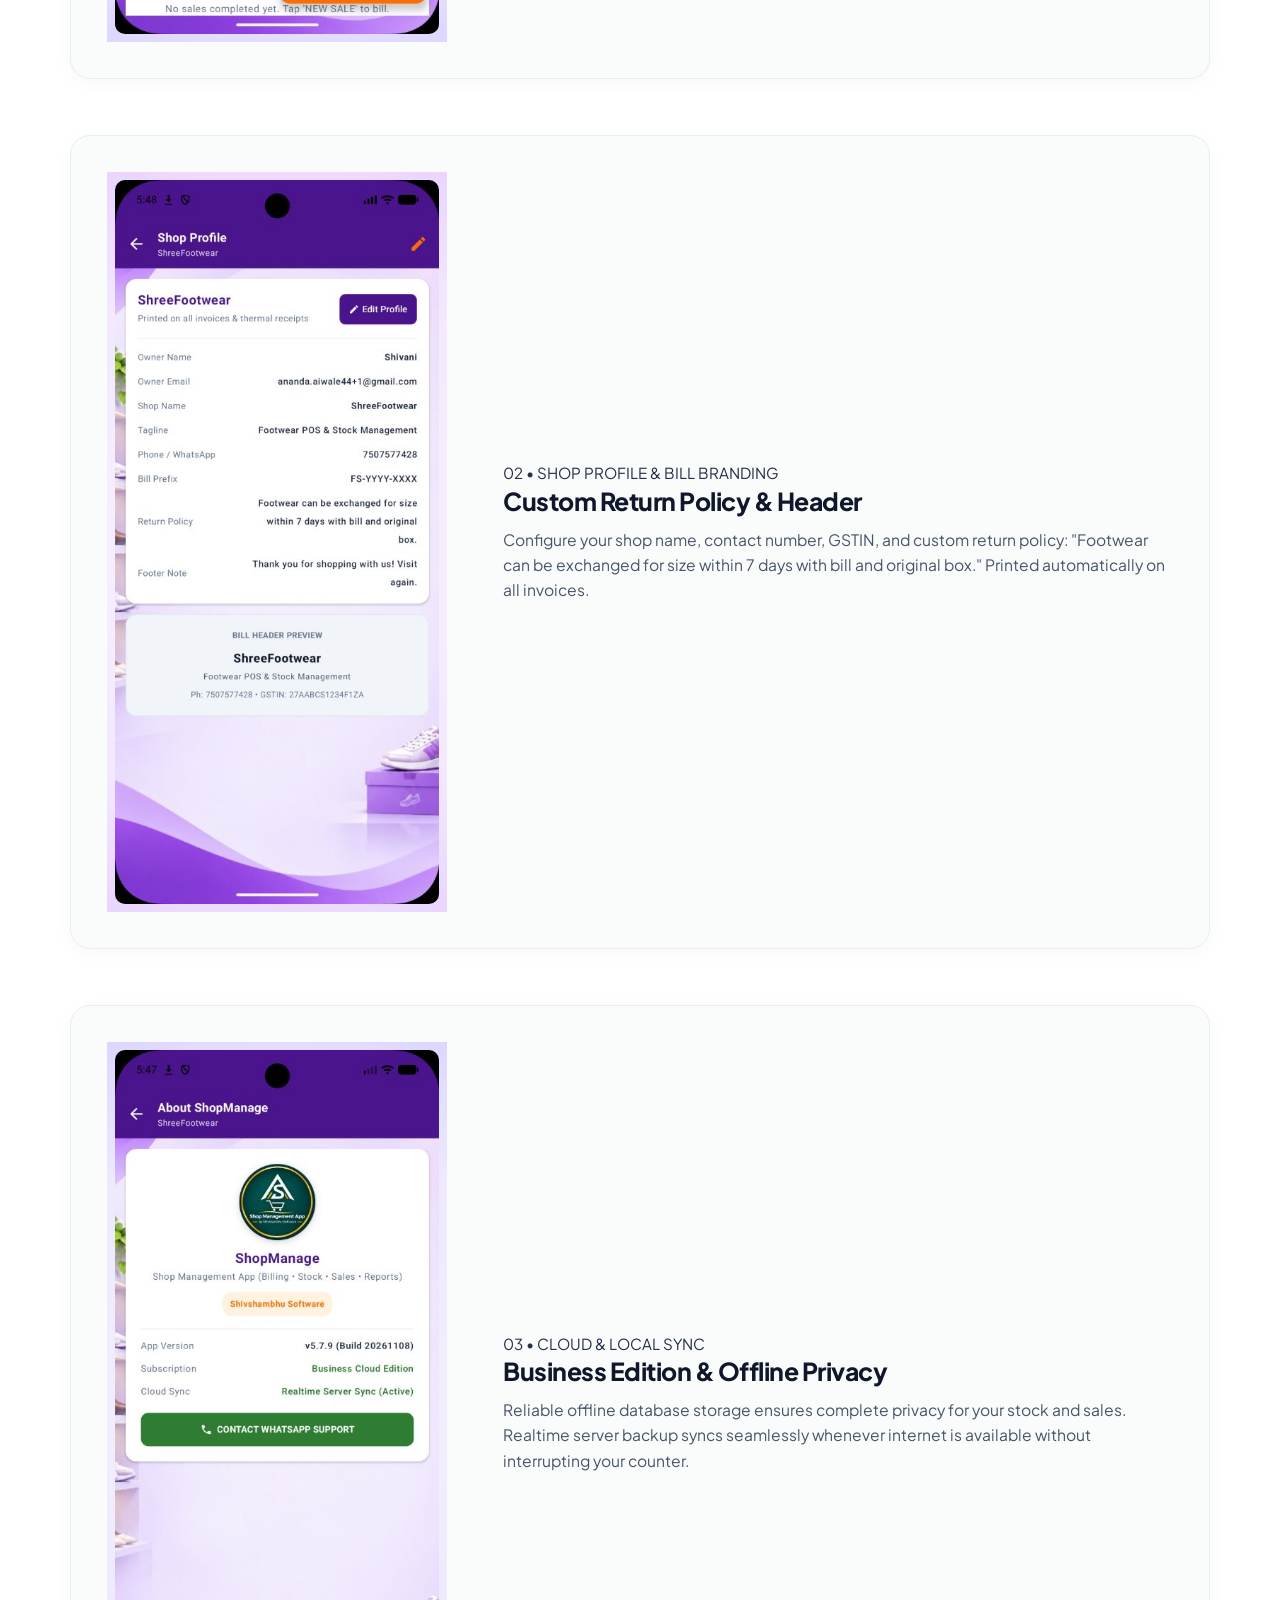
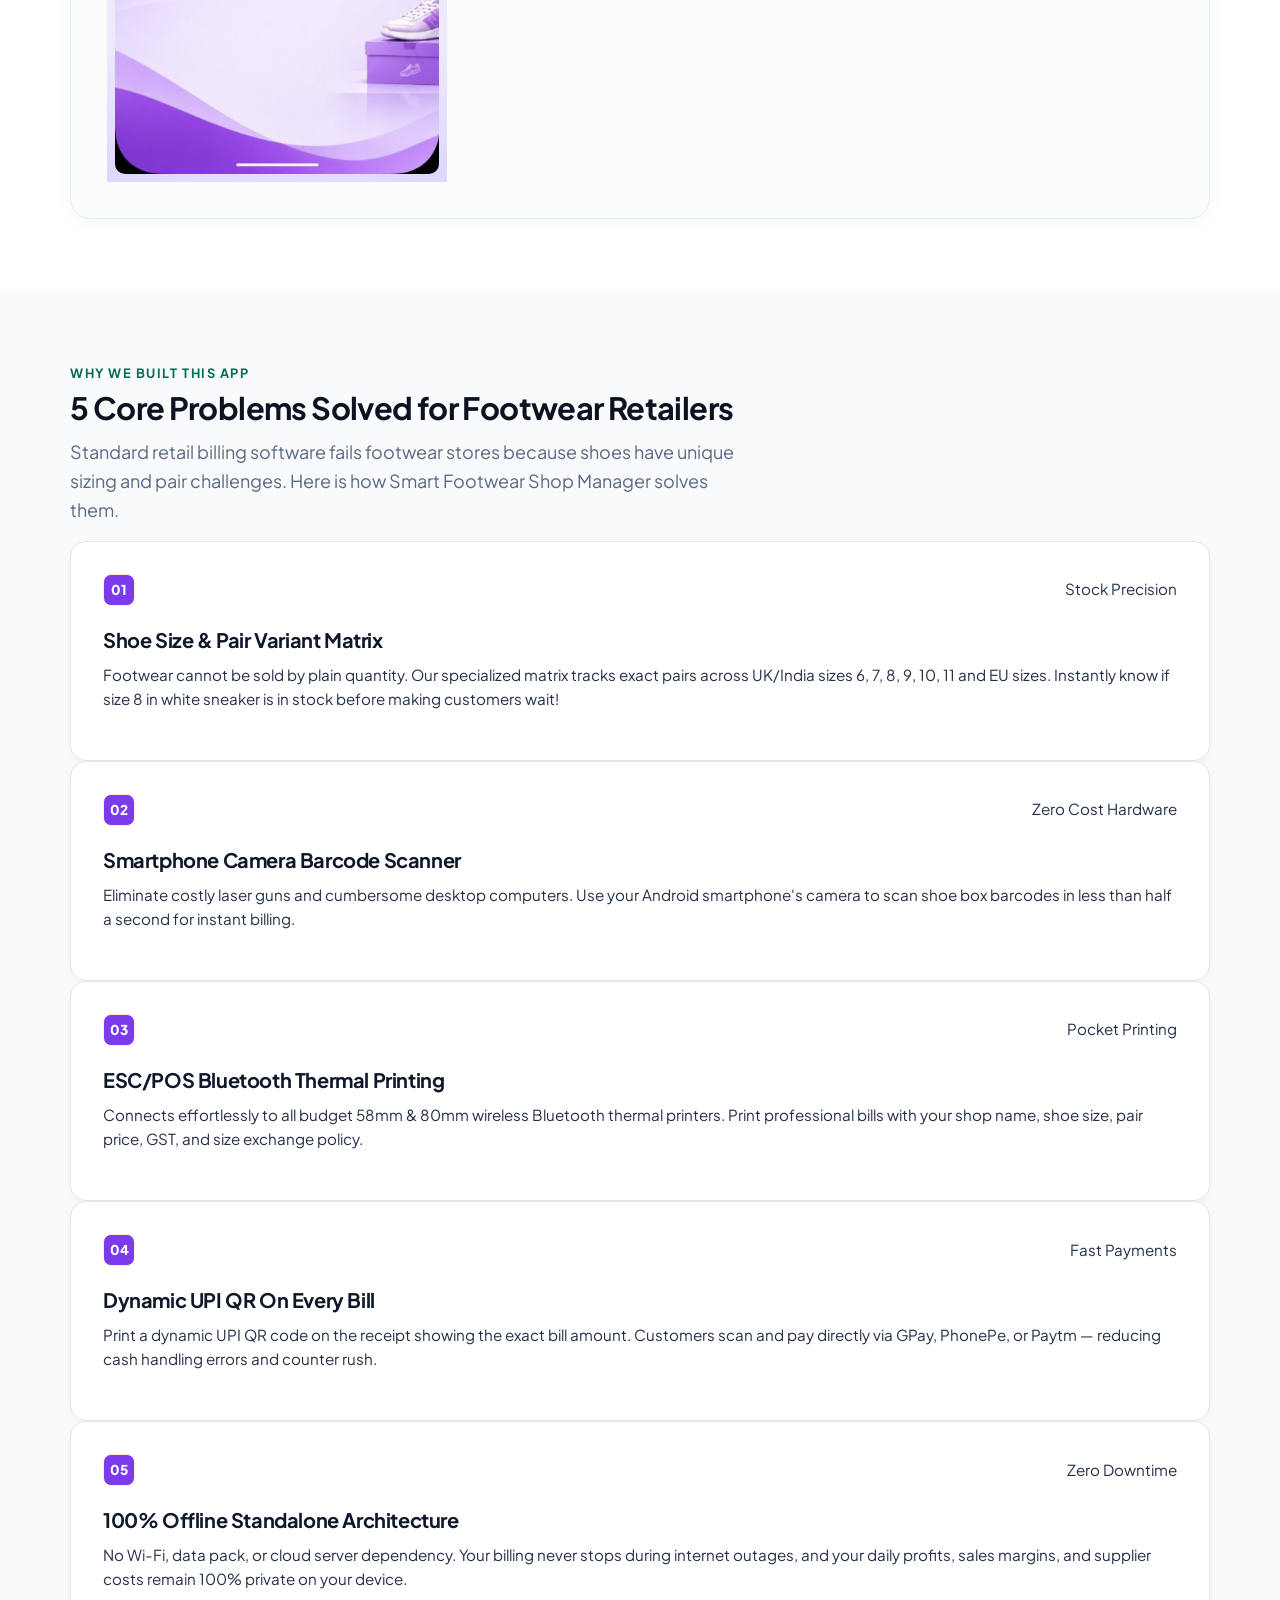
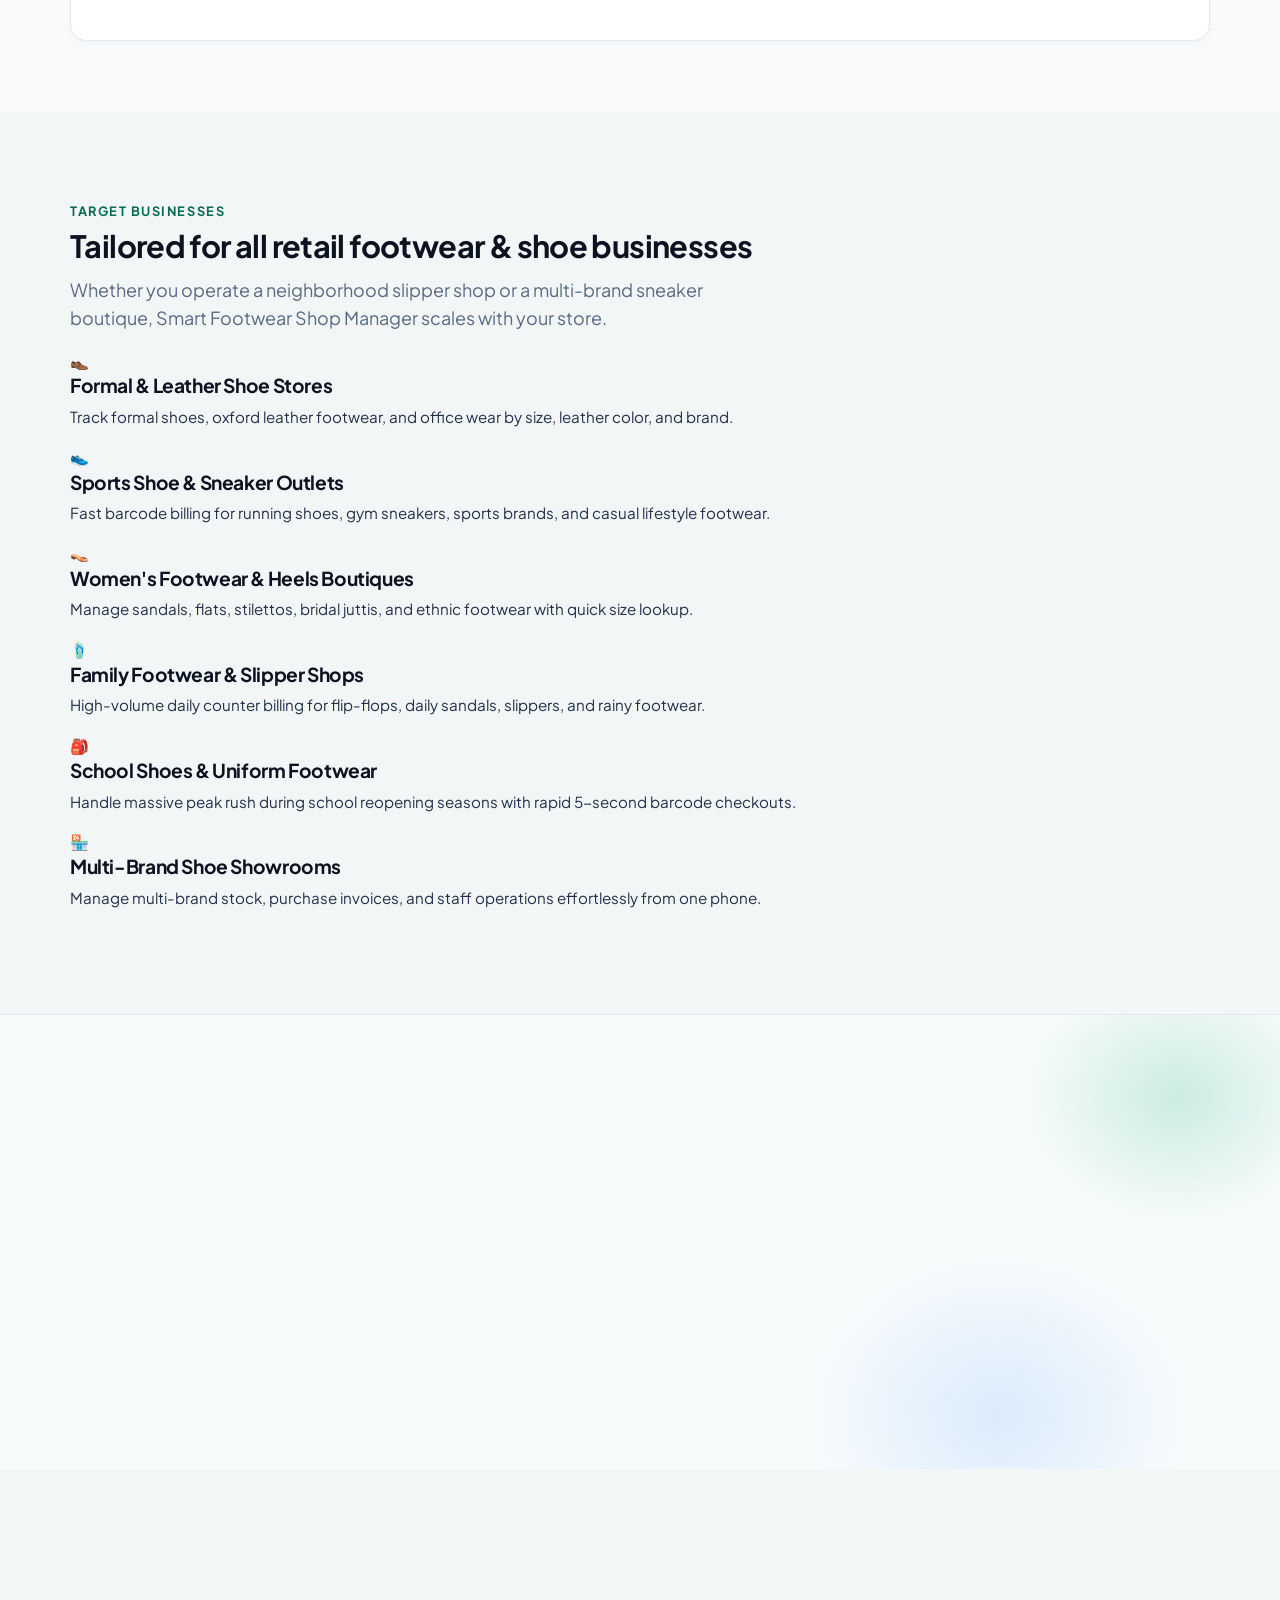
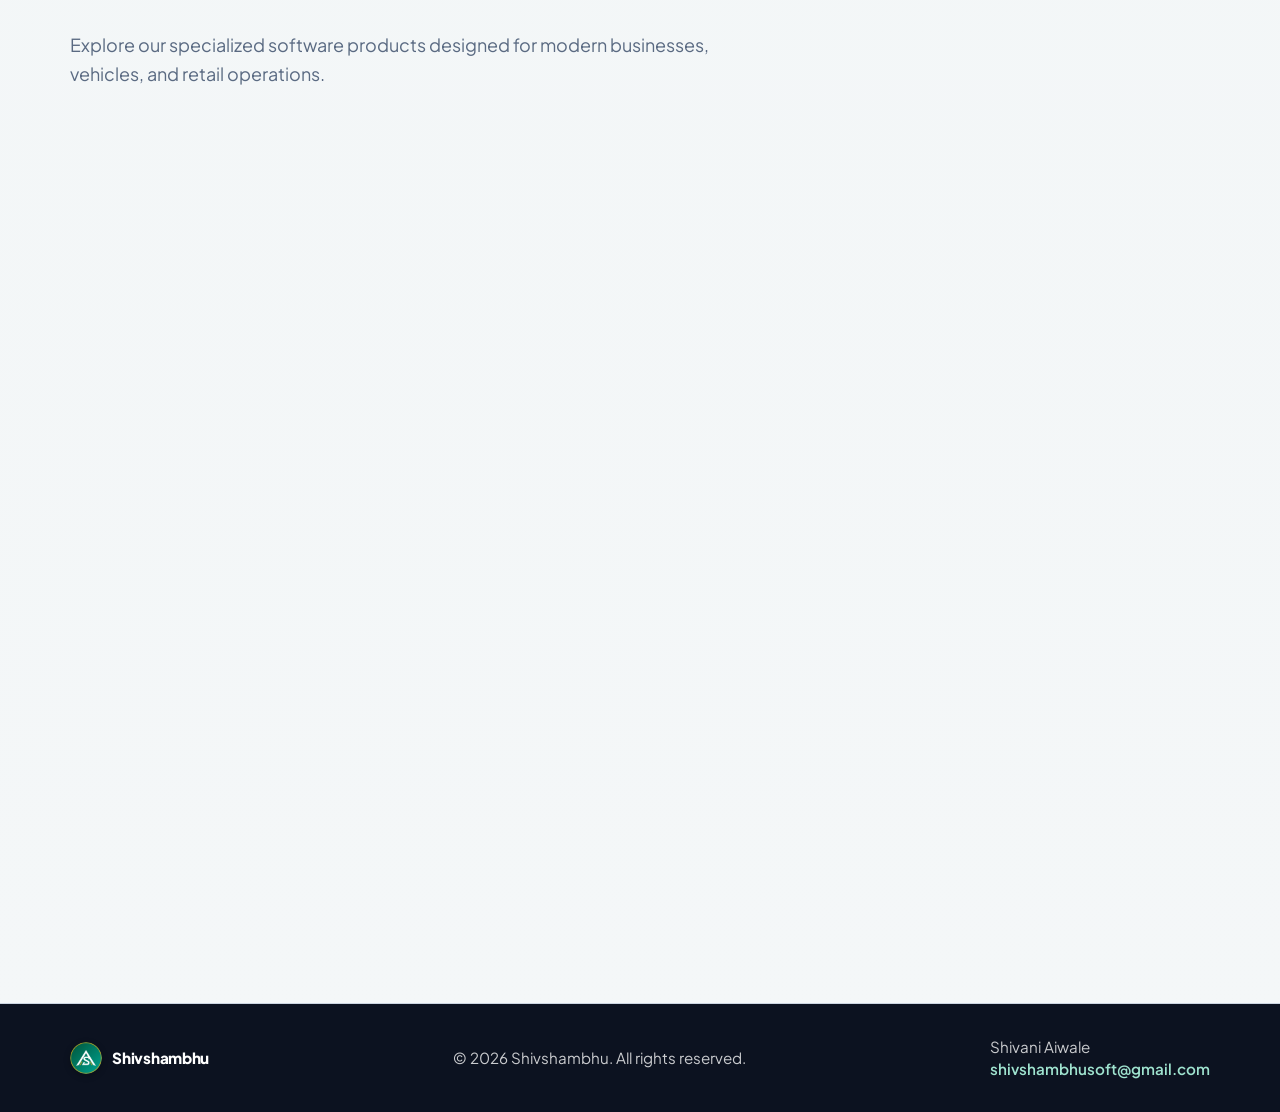
<file: footwear-manage.html>
<!DOCTYPE html>
<html lang="en">
<head>
  <meta charset="UTF-8" />
  <meta name="viewport" content="width=device-width, initial-scale=1.0" />
  <meta name="description" content="Smart Footwear Shop Manager — The ultimate 100% offline POS billing, barcode & stock management solution for footwear retailers, shoe stores & boutiques. Manage UK/India shoe sizes 6-11, pair-wise inventory, 5-second billing, dynamic UPI QR receipts, thermal printer setup & 7-day free trial." />
  <meta name="theme-color" content="#4c1d95" />
  <title>Smart Footwear Shop Manager — POS Billing, Barcode &amp; Stock Management | Shivshambhu</title>

  <!-- Open Graph -->
  <meta property="og:type" content="website" />
  <meta property="og:title" content="Smart Footwear Shop Manager — Ultimate POS &amp; Stock App for Shoe Stores" />
  <meta property="og:description" content="5-second barcode billing, shoe size & pair variant matrix, smartphone camera scanner, dynamic UPI QR receipts, and 100% offline security." />
  <meta property="og:image" content="assets/footwear-preview.svg" />

  <!-- Favicon -->
  <link rel="icon" type="image/svg+xml" href="assets/favicon.svg?v=2.5" />
  <link rel="icon" type="image/png" sizes="32x32" href="assets/favicon-32.png" />
  <link rel="icon" type="image/png" sizes="64x64" href="assets/favicon-64.png" />
  <link rel="apple-touch-icon" href="assets/logo-192.png" />

  <!-- Fonts -->
  <link rel="preconnect" href="https://fonts.googleapis.com" />
  <link rel="preconnect" href="https://fonts.gstatic.com" crossorigin />
  <link href="https://fonts.googleapis.com/css2?family=Plus+Jakarta+Sans:wght@400;500;600;700;800&family=Source+Sans+3:wght@400;500;600;700&display=swap" rel="stylesheet" />
  
  <!-- Stylesheets -->
  <link rel="stylesheet" href="css/styles.css?v=3.8" />
  <link rel="stylesheet" href="css/shop-manage.css?v=1.6" />
  <link rel="stylesheet" href="css/footwear-manage.css?v=1.2" />

  <!-- Structured Data (SEO) -->
  <script type="application/ld+json">
    {
      "@context": "https://schema.org",
      "@type": "SoftwareApplication",
      "name": "Smart Footwear Shop Manager",
      "operatingSystem": "Android 7.0+",
      "applicationCategory": "BusinessApplication",
      "softwareVersion": "1.0",
      "fileSize": "37.7MB",
      "downloadUrl": "https://www.shivshambhu.co.in/downloads/footwear-shop-manager.apk",
      "publisher": {
        "@type": "Organization",
        "name": "Shivshambhu Software",
        "email": "shivshambhusoft@gmail.com"
      },
      "offers": {
        "@type": "Offer",
        "price": "0",
        "priceCurrency": "INR",
        "description": "7-Day Free Trial with full application access"
      }
    }
  </script>
</head>
<body class="product-page footwear-page">
  <a class="skip-link" href="#main">Skip to content</a>

  <!-- Header -->
  <header class="site-header" id="top">
    <div class="container header-inner">
      <a class="logo logo-lockup" href="index.html#products" aria-label="Shivshambhu home">
        <img class="logo-img" src="assets/logo-192.png" alt="Shivshambhu Logo" width="39" height="39" />
        <span class="logo-words">Shivshambhu<small>Software</small></span>
      </a>

      <button class="nav-toggle" type="button" aria-expanded="false" aria-controls="site-nav" aria-label="Open menu">
        <span class="nav-toggle-bar"></span>
        <span class="nav-toggle-bar"></span>
        <span class="nav-toggle-bar"></span>
      </button>

      <nav class="site-nav" id="site-nav" aria-label="Footwear Shop Manager navigation">
        <ul>
          <li><a href="index.html#products">← All Products</a></li>
          <li><a href="#download">Download &amp; Plans</a></li>
          <li><a href="#screenshots">Screenshots</a></li>
          <li><a href="#features">Key Features</a></li>
          <li><a href="#who-can-use">Target Retailers</a></li>
          <li><a href="#demo" class="nav-cta-link">Contact Us</a></li>
        </ul>
      </nav>
    </div>
  </header>

  <main id="main">
    <!-- Download App & Subscription Plans -->
    <section class="section sm-download-plans-section" id="download" aria-labelledby="download-plans-title">
      <div class="container">
        <div class="section-head text-center">
          <div class="sm-purple-pill">
            <span>👟 Official Android App • 7-Day Free Trial Included</span>
          </div>
          <h2 id="download-plans-title">Download App &amp; <span>Subscription Plans</span></h2>
          <p class="lede">Download the official Smart Footwear Shop Manager Android APK directly from our website, verify via Email OTP, and explore every shoe billing &amp; stock feature free for 7 days.</p>
        </div>

        <!-- 1. Download Android App Card -->
        <article class="sm-apk-card" aria-labelledby="apk-card-title">
          <div class="sm-apk-main">
            <div class="sm-apk-header">
              <div class="sm-apk-logo-wrap" style="background: linear-gradient(135deg, #7c3aed 0%, #4c1d95 100%);">
                <span style="font-size: 2.2rem; line-height: 1;">👟</span>
              </div>
              <div class="sm-apk-title-group">
                <span class="sm-apk-verified">✔ Official Release APK</span>
                <h3 id="apk-card-title">Smart Footwear Shop Manager</h3>
              </div>
            </div>

            <p class="sm-apk-desc">All-in-one Android POS billing, camera barcode scanner, shoe size &amp; pair stock management, and dynamic UPI QR receipt application engineered specifically for footwear retailers and shoe stores.</p>

            <div class="sm-apk-meta-grid">
              <div class="sm-apk-meta-item">
                <span class="sm-apk-meta-label">Latest Version</span>
                <strong>v1.0</strong>
              </div>
              <div class="sm-apk-meta-item">
                <span class="sm-apk-meta-label">APK File Size</span>
                <strong>37.7 MB</strong>
              </div>
              <div class="sm-apk-meta-item">
                <span class="sm-apk-meta-label">Last Updated</span>
                <strong>November 2026</strong>
              </div>
              <div class="sm-apk-meta-item">
                <span class="sm-apk-meta-label">Requirement</span>
                <strong>Android 7.0+</strong>
              </div>
            </div>

            <div class="sm-apk-cta-row">
              <a class="btn-apk-download" id="sm-apk-download-btn" href="downloads/footwear-shop-manager.apk?v=1" download="Smart-Footwear-Shop-Manager-v1.0.apk">
                <svg viewBox="0 0 24 24" aria-hidden="true" width="20" height="20" fill="none" stroke="currentColor" stroke-width="2.2"><path d="M12 3v12"/><polyline points="7 11 12 16 17 11"/><path d="M5 20h14"/></svg>
                <span>Download APK</span>
                <span class="sm-apk-btn-sub">(v1.0 • 37.7 MB)</span>
              </a>
              <a class="sm-apk-link-secondary" href="#how-to-use">How to Use Guide ↓</a>
            </div>

            <div class="sm-apk-note">
              <span class="sm-apk-note-icon" aria-hidden="true">🛡️</span>
              <span>Download the Smart Footwear Shop Manager APK directly from our official website. Enable Install Unknown Apps if Android asks for permission during installation.</span>
            </div>
          </div>

          <aside class="sm-install-box" aria-label="Android installation instructions">
            <h4><span aria-hidden="true">🤖</span> Android Installation Instructions</h4>
            <ol class="sm-install-steps">
              <li>
                <span class="sm-install-num">1</span>
                <span>Tap <strong>Download APK</strong> above to save <span>Smart-Footwear-Shop-Manager-v1.0.apk</span> to your Android phone or tablet.</span>
              </li>
              <li>
                <span class="sm-install-num">2</span>
                <span>Open your notification bar or <strong>Downloads</strong> folder and tap the APK file.</span>
              </li>
              <li>
                <span class="sm-install-num">3</span>
                <span>If Android prompts, open <strong>Settings &rarr; Enable Install Unknown Apps</strong> for your browser or file manager.</span>
              </li>
              <li>
                <span class="sm-install-num">4</span>
                <span>Tap <strong>Install</strong>, launch Smart Footwear Shop Manager, and register with your Email OTP to unlock your 7-day free trial.</span>
              </li>
            </ol>
            <div class="sm-install-trust">
              <span aria-hidden="true">🔒</span>
              <span>Verified package • Hosted directly on Shivshambhu official server</span>
            </div>
          </aside>
        </article>

        <!-- 2. How to Use the Application (7 Steps) -->
        <div class="sm-subsection" id="how-to-use">
          <div class="sm-subsection-head">
            <span class="sm-purple-pill">Step-by-Step Guide</span>
            <h3>How to Use the <span>Application</span></h3>
            <p>Get your footwear store running digitally in minutes by following these seven simple steps.</p>
          </div>

          <div class="sm-howto-grid">
            <article class="sm-howto-card reveal">
              <div class="sm-howto-top">
                <span class="sm-howto-badge">Step 1</span>
                <span class="sm-howto-ico" aria-hidden="true">📥</span>
              </div>
              <h4>Download &amp; Install</h4>
              <p>Download the APK from our official website and install the application on your Android phone or tablet.</p>
            </article>

            <article class="sm-howto-card reveal">
              <div class="sm-howto-top">
                <span class="sm-howto-badge">Step 2</span>
                <span class="sm-howto-ico" aria-hidden="true">📧</span>
              </div>
              <h4>Email OTP Registration</h4>
              <p>Register with your email address and verify with the one-time password (OTP) sent to your inbox.</p>
            </article>

            <article class="sm-howto-card reveal">
              <div class="sm-howto-top">
                <span class="sm-howto-badge">Step 3</span>
                <span class="sm-howto-ico" aria-hidden="true">🏪</span>
              </div>
              <h4>Setup Footwear Shop Profile</h4>
              <p>Enter your shop name (e.g. ShreeFootwear), tagline, contact number, GSTIN, and custom 7-day size exchange return policy.</p>
            </article>

            <article class="sm-howto-card reveal">
              <div class="sm-howto-top">
                <span class="sm-howto-badge">Step 4</span>
                <span class="sm-howto-ico" aria-hidden="true">👟</span>
              </div>
              <h4>Add Footwear Categories</h4>
              <p>Create categories: Formal Leather Shoes, Sports Sneakers, Casual Loafers, Women's Heels, Sandals, Slippers, and School Shoes.</p>
            </article>

            <article class="sm-howto-card reveal">
              <div class="sm-howto-top">
                <span class="sm-howto-badge">Step 5</span>
                <span class="sm-howto-ico" aria-hidden="true">📏</span>
              </div>
              <h4>Setup Size &amp; Pair Inventory</h4>
              <p>Assign UK/India sizes (6, 7, 8, 9, 10, 11) or EU sizes with exact pair counts in stock and cost/selling prices.</p>
            </article>

            <article class="sm-howto-card reveal">
              <div class="sm-howto-top">
                <span class="sm-howto-badge">Step 6</span>
                <span class="sm-howto-ico" aria-hidden="true">⚡</span>
              </div>
              <h4>Fast 5-Sec Barcode Billing</h4>
              <p>Scan shoe box barcodes with your mobile camera or search items. Print instant 58mm/80mm thermal bills with dynamic UPI QR.</p>
            </article>

            <article class="sm-howto-card reveal">
              <div class="sm-howto-top">
                <span class="sm-howto-badge">Step 7</span>
                <span class="sm-howto-ico" aria-hidden="true">📈</span>
              </div>
              <h4>Manage Stock &amp; Profits</h4>
              <p>Track real-time pair stock, low-stock warnings, purchase bills, daily sales collection &amp; net profit from one screen.</p>
            </article>
          </div>
        </div>

        <!-- 3. Subscription Plans -->
        <div class="sm-subsection" id="plans">
          <div class="sm-subsection-head">
            <span class="sm-purple-pill">Simple &amp; Transparent Pricing</span>
            <h3>Subscription <span>Plans</span></h3>
            <p>Start with our 7-Day Free Trial. Choose between flexible monthly billing or our first-year annual subscription with guaranteed ₹1,999/year renewal pricing.</p>
          </div>

          <div class="sm-trial-spotlight">
            <span aria-hidden="true">✨</span>
            <span>7-Day Free Trial automatically activated upon Email OTP verification — test every feature in your store at ₹0.</span>
          </div>

          <div class="sm-pricing-grid">
            <!-- Plan 1: Free Trial -->
            <article class="sm-plan-card plan-trial-card reveal">
              <span class="sm-plan-tag tag-trial">7-Day Free Trial</span>
              <h4>Free Trial</h4>
              <p class="sm-plan-duration">Duration: 7 Days</p>
              <div class="sm-plan-price">
                <span class="sm-plan-amount">₹0</span>
                <span class="sm-plan-period">/ 7 Days</span>
              </div>
              <div class="sm-plan-renewal-badge badge-trial">
                <span>✨</span> 100% Free • All Features
              </div>
              <ul class="sm-plan-features">
                <li><span class="sm-plan-check" aria-hidden="true">✔</span><span>Full application access.</span></li>
                <li><span class="sm-plan-check" aria-hidden="true">✔</span><span>Add shoe items &amp; brands.</span></li>
                <li><span class="sm-plan-check" aria-hidden="true">✔</span><span>Manage footwear size &amp; pair stock.</span></li>
                <li><span class="sm-plan-check" aria-hidden="true">✔</span><span>Camera barcode scanning.</span></li>
                <li><span class="sm-plan-check" aria-hidden="true">✔</span><span>Create customer bills with UPI QR.</span></li>
                <li><span class="sm-plan-check" aria-hidden="true">✔</span><span>Bluetooth thermal printing (58mm/80mm).</span></li>
                <li><span class="sm-plan-check" aria-hidden="true">✔</span><span>Test all reports and features.</span></li>
              </ul>
              <a class="btn-plan btn-plan-trial" href="#download">Start 7-Day Free Trial</a>
              <p class="sm-plan-renewal-note trial-note">No payment required. Automatically starts upon Email OTP login.</p>
            </article>

            <!-- Plan 2: Monthly Subscription -->
            <article class="sm-plan-card reveal">
              <span class="sm-plan-tag tag-monthly">Flexible Monthly</span>
              <h4>Monthly Plan</h4>
              <p class="sm-plan-duration">Validity: 30 Days</p>
              <div class="sm-plan-price">
                <span class="sm-plan-amount">₹299</span>
                <span class="sm-plan-period">/ 30 Days</span>
              </div>
              <div class="sm-plan-renewal-badge badge-monthly">
                <span>📅</span> 30 Days • Flexible Pay
              </div>
              <ul class="sm-plan-features">
                <li><span class="sm-plan-check" aria-hidden="true">✔</span><span>Full application access.</span></li>
                <li><span class="sm-plan-check" aria-hidden="true">✔</span><span>Shoe size &amp; pair variant matrix.</span></li>
                <li><span class="sm-plan-check" aria-hidden="true">✔</span><span>Phone camera barcode scanner.</span></li>
                <li><span class="sm-plan-check" aria-hidden="true">✔</span><span>Dynamic UPI QR receipts.</span></li>
                <li><span class="sm-plan-check" aria-hidden="true">✔</span><span>Daily profit &amp; sales collection reports.</span></li>
                <li><span class="sm-plan-check" aria-hidden="true">✔</span><span>Day 25 in-app renewal reminders.</span></li>
                <li><span class="sm-plan-check" aria-hidden="true">✔</span><span>60-day safe data retention.</span></li>
              </ul>
              <a class="btn-plan btn-plan-outline" href="https://wa.me/919604200066?text=Hi%20Shivshambhu%20Software,%20I%20want%20to%20activate%20Smart%20Footwear%20Shop%20Manager%20Monthly%20Plan%20(Rs%20299)." target="_blank" rel="noopener noreferrer">Subscribe for ₹299</a>
              <p class="sm-plan-renewal-note renewal-monthly"><strong>* 30-Day Term:</strong> Renew at ₹299/mo or upgrade to Annual Plan at ₹1,999/yr!</p>
            </article>

            <!-- Plan 3: First-Year Annual Subscription -->
            <article class="sm-plan-card plan-featured reveal">
              <span class="sm-plan-tag tag-popular">Most Popular • Full Year</span>
              <h4>First-Year Annual</h4>
              <p class="sm-plan-duration">Validity: 365 Days (1 Full Year)</p>
              <div class="sm-plan-price">
                <span class="sm-plan-amount">₹2,999</span>
                <span class="sm-plan-period">/ 1st Year</span>
              </div>
              <div class="sm-plan-renewal-badge badge-popular">
                <span>⭐</span> Save ₹589 vs Monthly • Full Access
              </div>
              <ul class="sm-plan-features">
                <li><span class="sm-plan-check" aria-hidden="true">✔</span><span>Full application access for 1 full year.</span></li>
                <li><span class="sm-plan-check" aria-hidden="true">✔</span><span>Unlimited footwear stock &amp; pairs.</span></li>
                <li><span class="sm-plan-check" aria-hidden="true">✔</span><span>Size &amp; brand-wise pair inventory.</span></li>
                <li><span class="sm-plan-check" aria-hidden="true">✔</span><span>Fast barcode billing &amp; thermal printing.</span></li>
                <li><span class="sm-plan-check" aria-hidden="true">✔</span><span>Business &amp; daily profit reports.</span></li>
                <li><span class="sm-plan-check" aria-hidden="true">✔</span><span>Guaranteed renewal rate at ₹1,999/year.</span></li>
                <li><span class="sm-plan-check" aria-hidden="true">✔</span><span>Priority WhatsApp &amp; phone support.</span></li>
              </ul>
              <a class="btn-plan btn-plan-featured" href="https://wa.me/919604200066?text=Hi%20Shivshambhu%20Software,%20I%20want%20to%20activate%20Smart%20Footwear%20Shop%20Manager%201-Year%20Plan%20(Rs%202999)." target="_blank" rel="noopener noreferrer">Subscribe for ₹2,999</a>
              <p class="sm-plan-renewal-note renewal-annual"><strong>* Renewal Guarantee:</strong> Year 2 renewal is locked at ₹1,999/year!</p>
            </article>

            <!-- Plan 4: Annual Renewal Subscription -->
            <article class="sm-plan-card reveal">
              <span class="sm-plan-tag tag-annual-alt">Subsequent Years • Loyalty</span>
              <h4>Annual Renewal</h4>
              <p class="sm-plan-duration">Validity: 365 Days (Per Year)</p>
              <div class="sm-plan-price">
                <span class="sm-plan-amount">₹1,999</span>
                <span class="sm-plan-period">/ Year</span>
              </div>
              <div class="sm-plan-renewal-badge badge-six">
                <span>🔁</span> ₹1,999/Year for Every Next Year
              </div>
              <ul class="sm-plan-features">
                <li><span class="sm-plan-check" aria-hidden="true">✔</span><span>Full application access.</span></li>
                <li><span class="sm-plan-check" aria-hidden="true">✔</span><span>For all subsequent years after Year 1.</span></li>
                <li><span class="sm-plan-check" aria-hidden="true">✔</span><span>Also open to renewing monthly users.</span></li>
                <li><span class="sm-plan-check" aria-hidden="true">✔</span><span>Early renewal adds to remaining days.</span></li>
                <li><span class="sm-plan-check" aria-hidden="true">✔</span><span>Never creates duplicate accounts.</span></li>
                <li><span class="sm-plan-check" aria-hidden="true">✔</span><span>60-day safe data retention &amp; recovery.</span></li>
                <li><span class="sm-plan-check" aria-hidden="true">✔</span><span>Priority WhatsApp &amp; phone support.</span></li>
              </ul>
              <a class="btn-plan btn-plan-outline" href="https://wa.me/919604200066?text=Hi%20Shivshambhu%20Software,%20I%20want%20to%20renew%20Smart%20Footwear%20Shop%20Manager%20Annual%20Plan%20(Rs%201999/Yr)." target="_blank" rel="noopener noreferrer">Renew for ₹1,999/Yr</a>
              <p class="sm-plan-renewal-note renewal-six"><strong>* Renewal Guarantee:</strong> Footwear retailers renew for ₹1,999 for each subsequent year for lifetime!</p>
            </article>
          </div>

          <div class="sm-validity-notice">
            <div class="sm-validity-notice-head">
              <span aria-hidden="true">💡</span>
              <span>Subscription Pricing &amp; Renewal Summary</span>
            </div>
            <ul class="sm-validity-notice-list">
              <li><strong>7-Day Free Trial (₹0):</strong> Full footwear POS &amp; pair stock access for 7 days upon Email OTP verification. No payment required.</li>
              <li><strong>Monthly Subscription (₹299 for 30 Days):</strong> Flexible 30-day term. After 30 days, renew for ₹299/mo or upgrade to the Annual Renewal rate of ₹1,999/yr.</li>
              <li><strong>First-Year Annual Subscription (₹2,999 for 365 Days):</strong> Complete commercial access for a full year (saving ₹589 compared to 12 monthly cycles).</li>
              <li><strong>Annual Renewal Subscription (₹1,999 / Year):</strong> After completing Year 1, renew for only <strong>₹1,999 per year</strong> for each subsequent year. You save ₹1,000 every single year!</li>
              <li><strong>60-Day Safe Data Retention:</strong> If your subscription expires, your shop records, pair inventory, and billing history are safely preserved for 60 full days.</li>
            </ul>
          </div>
        </div>
      </div>
    </section>

    <!-- Hero Section -->
    <section class="sm-hero" aria-labelledby="sm-title">
      <div class="container sm-hero-grid">
        <div class="sm-hero-copy">
          <div class="sm-badge-pill">
            <span class="sm-badge-dot"></span>
            <span>Available • 100% Offline Standalone POS</span>
          </div>
          <h1 id="sm-title">Smart Footwear <span>Shop Manager</span></h1>
          <p class="sm-hero-sub">The Smartest POS Billing, Barcode &amp; Stock App for Footwear Retailers</p>
          <p class="sm-hero-lead">Never let size mismatches, unorganized pair stock, or slow billing hold back your footwear business. Manage pair-wise shoe inventory (UK/India 6 to 11), scan barcodes with your smartphone camera, print Bluetooth thermal receipts with size exchange policies, and track daily profits — right on your Android phone without needing an internet connection!</p>

          <div class="sm-specs-chips">
            <span class="sm-spec-chip">👟 Size &amp; Pairs Matrix (6-11)</span>
            <span class="sm-spec-chip">⚡ 5-Sec Barcode Billing</span>
            <span class="sm-spec-chip">🖨️ BT Thermal Receipts</span>
            <span class="sm-spec-chip">📱 Dynamic UPI QR</span>
            <span class="sm-spec-chip">🔒 100% Offline Resilience</span>
            <span class="sm-spec-chip">📊 Daily Profit &amp; Pair Stock</span>
          </div>

          <div class="sm-actions">
            <a class="btn btn-sm-primary" href="#download">Download APK &amp; 7-Day Free Trial <span aria-hidden="true">→</span></a>
            <a class="btn btn-line" href="#screenshots">Explore Real App Screens</a>
          </div>
        </div>

        <figure class="sm-stage">
          <div class="sm-dual-phone-wrap" style="display: flex; justify-content: center; align-items: center;">
            <img src="assets/footwear-preview.svg" alt="Smart Footwear Shop Manager mobile app interface showing ShreeFootwear dashboard" width="300" height="360" style="max-width: 100%; height: auto; filter: drop-shadow(0 20px 40px rgba(124, 58, 237, 0.25));" />
          </div>
        </figure>
      </div>
    </section>

    <!-- Section 1: In-Depth Live Software Screenshots -->
    <section class="section sm-screens-section" id="screenshots">
      <div class="container">
        <div class="section-head text-center">
          <p class="eyebrow">Real Software Interface</p>
          <h2>Engineered for real footwear <span>store workflows</span></h2>
          <p class="lede">Explore the actual mobile application built to eliminate size mix-ups, end calculation mistakes, and keep your shoe pair stock perfectly balanced.</p>
        </div>

        <div class="sm-screens-grid">
          <!-- Screenshot 1 -->
          <article class="sm-screen-card reveal">
            <div class="sm-screen-preview" style="background: radial-gradient(circle at 50% 50%, #f5f3ff 0%, #ede9fe 70%, #ddd6fe 100%);">
              <img src="assets/footwear-dashboard.jpg" alt="Smart Footwear Shop Manager ShreeFootwear main billing and operations dashboard" loading="lazy" style="object-fit: contain; max-height: 94%; padding: 0.5rem; border-radius: 18px;" />
            </div>
            <div class="sm-screen-body">
              <div class="sm-screen-step">01 • HOME DASHBOARD</div>
              <h3>Live Sales &amp; Available Pairs</h3>
              <p>Instant view of Today's Total Sales, available stock in total pairs, active 7-day trial status, and 1-tap access to POS billing, inventory, purchases, returns, and thermal printer settings.</p>
            </div>
          </article>

          <!-- Screenshot 2 -->
          <article class="sm-screen-card reveal">
            <div class="sm-screen-preview" style="background: radial-gradient(circle at 50% 50%, #faf5ff 0%, #f3e8ff 70%, #e9d5ff 100%);">
              <img src="assets/footwear-profile.jpg" alt="Smart Footwear Shop Manager shop profile with 7-day size exchange return policy" loading="lazy" style="object-fit: contain; max-height: 94%; padding: 0.5rem; border-radius: 18px;" />
            </div>
            <div class="sm-screen-body">
              <div class="sm-screen-step">02 • SHOP PROFILE &amp; BILL BRANDING</div>
              <h3>Custom Return Policy &amp; Header</h3>
              <p>Configure your shop name, contact number, GSTIN, and custom return policy: "Footwear can be exchanged for size within 7 days with bill and original box." Printed automatically on all invoices.</p>
            </div>
          </article>

          <!-- Screenshot 3 -->
          <article class="sm-screen-card reveal">
            <div class="sm-screen-preview" style="background: radial-gradient(circle at 50% 50%, #f5f3ff 0%, #ede9fe 70%, #ddd6fe 100%);">
              <img src="assets/footwear-about.jpg" alt="Smart Footwear Shop Manager app version and business cloud edition sync" loading="lazy" style="object-fit: contain; max-height: 94%; padding: 0.5rem; border-radius: 18px;" />
            </div>
            <div class="sm-screen-body">
              <div class="sm-screen-step">03 • CLOUD &amp; LOCAL SYNC</div>
              <h3>Business Edition &amp; Offline Privacy</h3>
              <p>Reliable offline database storage ensures complete privacy for your stock and sales. Realtime server backup syncs seamlessly whenever internet is available without interrupting your counter.</p>
            </div>
          </article>
        </div>
      </div>
    </section>

    <!-- Section 2: 5 Core Problem-Solving Pillars -->
    <section class="section sm-pillars-section" id="features">
      <div class="container">
        <div class="section-head text-center">
          <p class="eyebrow">Why We Built This App</p>
          <h2>5 Core Problems Solved for <span>Footwear Retailers</span></h2>
          <p class="lede">Standard retail billing software fails footwear stores because shoes have unique sizing and pair challenges. Here is how Smart Footwear Shop Manager solves them.</p>
        </div>

        <div class="sm-features-grid">
          <!-- Pillar 1 -->
          <article class="sm-pillar-card reveal">
            <div class="sm-pillar-header">
              <div class="sm-pillar-num" style="background: #7c3aed; color: #fff;">01</div>
              <span class="sm-pillar-tag">Stock Precision</span>
            </div>
            <h3>Shoe Size &amp; Pair Variant Matrix</h3>
            <p>Footwear cannot be sold by plain quantity. Our specialized matrix tracks exact pairs across UK/India sizes 6, 7, 8, 9, 10, 11 and EU sizes. Instantly know if size 8 in white sneaker is in stock before making customers wait!</p>
          </article>

          <!-- Pillar 2 -->
          <article class="sm-pillar-card reveal">
            <div class="sm-pillar-header">
              <div class="sm-pillar-num" style="background: #7c3aed; color: #fff;">02</div>
              <span class="sm-pillar-tag">Zero Cost Hardware</span>
            </div>
            <h3>Smartphone Camera Barcode Scanner</h3>
            <p>Eliminate costly laser guns and cumbersome desktop computers. Use your Android smartphone's camera to scan shoe box barcodes in less than half a second for instant billing.</p>
          </article>

          <!-- Pillar 3 -->
          <article class="sm-pillar-card reveal">
            <div class="sm-pillar-header">
              <div class="sm-pillar-num" style="background: #7c3aed; color: #fff;">03</div>
              <span class="sm-pillar-tag">Pocket Printing</span>
            </div>
            <h3>ESC/POS Bluetooth Thermal Printing</h3>
            <p>Connects effortlessly to all budget 58mm &amp; 80mm wireless Bluetooth thermal printers. Print professional bills with your shop name, shoe size, pair price, GST, and size exchange policy.</p>
          </article>

          <!-- Pillar 4 -->
          <article class="sm-pillar-card reveal">
            <div class="sm-pillar-header">
              <div class="sm-pillar-num" style="background: #7c3aed; color: #fff;">04</div>
              <span class="sm-pillar-tag">Fast Payments</span>
            </div>
            <h3>Dynamic UPI QR On Every Bill</h3>
            <p>Print a dynamic UPI QR code on the receipt showing the exact bill amount. Customers scan and pay directly via GPay, PhonePe, or Paytm — reducing cash handling errors and counter rush.</p>
          </article>

          <!-- Pillar 5 -->
          <article class="sm-pillar-card reveal">
            <div class="sm-pillar-header">
              <div class="sm-pillar-num" style="background: #7c3aed; color: #fff;">05</div>
              <span class="sm-pillar-tag">Zero Downtime</span>
            </div>
            <h3>100% Offline Standalone Architecture</h3>
            <p>No Wi-Fi, data pack, or cloud server dependency. Your billing never stops during internet outages, and your daily profits, sales margins, and supplier costs remain 100% private on your device.</p>
          </article>
        </div>
      </div>
    </section>

    <!-- Section 3: Target Businesses -->
    <section class="section" id="who-can-use">
      <div class="container">
        <div class="section-head text-center">
          <p class="eyebrow">Target Businesses</p>
          <h2>Tailored for all retail <span>footwear &amp; shoe</span> businesses</h2>
          <p class="lede">Whether you operate a neighborhood slipper shop or a multi-brand sneaker boutique, Smart Footwear Shop Manager scales with your store.</p>
        </div>

        <div class="sm-who-grid">
          <article class="sm-who-card reveal">
            <span class="sm-who-ico" aria-hidden="true">👞</span>
            <h3>Formal &amp; Leather Shoe Stores</h3>
            <p>Track formal shoes, oxford leather footwear, and office wear by size, leather color, and brand.</p>
          </article>

          <article class="sm-who-card reveal">
            <span class="sm-who-ico" aria-hidden="true">👟</span>
            <h3>Sports Shoe &amp; Sneaker Outlets</h3>
            <p>Fast barcode billing for running shoes, gym sneakers, sports brands, and casual lifestyle footwear.</p>
          </article>

          <article class="sm-who-card reveal">
            <span class="sm-who-ico" aria-hidden="true">👡</span>
            <h3>Women's Footwear &amp; Heels Boutiques</h3>
            <p>Manage sandals, flats, stilettos, bridal juttis, and ethnic footwear with quick size lookup.</p>
          </article>

          <article class="sm-who-card reveal">
            <span class="sm-who-ico" aria-hidden="true">🩴</span>
            <h3>Family Footwear &amp; Slipper Shops</h3>
            <p>High-volume daily counter billing for flip-flops, daily sandals, slippers, and rainy footwear.</p>
          </article>

          <article class="sm-who-card reveal">
            <span class="sm-who-ico" aria-hidden="true">🎒</span>
            <h3>School Shoes &amp; Uniform Footwear</h3>
            <p>Handle massive peak rush during school reopening seasons with rapid 5-second barcode checkouts.</p>
          </article>

          <article class="sm-who-card reveal">
            <span class="sm-who-ico" aria-hidden="true">🏪</span>
            <h3>Multi-Brand Shoe Showrooms</h3>
            <p>Manage multi-brand stock, purchase invoices, and staff operations effortlessly from one phone.</p>
          </article>
        </div>
      </div>
    </section>

    <!-- Section 4: Contact & Demo -->
    <section class="section sm-contact-section" id="demo">
      <div class="container">
        <div class="contact-intro sm-contact-intro reveal">
          <p class="eyebrow about-eyebrow">Get in Touch</p>
          <h2>Request a Free Demo &amp; <span>Start Your Trial</span></h2>
          <p class="lede">Have questions about setting up thermal printers, importing your shoe stock, or choosing a subscription plan? Reach out directly via WhatsApp or Phone.</p>

          <div class="sm-contact-channels" style="display: flex; flex-wrap: wrap; gap: 1rem; margin-top: 1.5rem;">
            <a class="btn-apk-download" href="https://wa.me/919604200066?text=Hi%20Shivshambhu%20Software,%20I%20am%20interested%20in%20Smart%20Footwear%20Shop%20Manager.%20Please%20guide%20me." target="_blank" rel="noopener noreferrer">
              <span>Chat on WhatsApp: +91 9604200066</span>
            </a>
            <a class="btn btn-line" href="tel:+919604200066">
              <span>Call: +91 9604200066</span>
            </a>
          </div>
        </div>
      </div>
    </section>

    <!-- Section 5: More Products Showcase -->
    <section class="section more-products-section" id="more-products">
      <div class="container">
        <div class="section-head text-center">
          <p class="eyebrow">Explore More Solutions</p>
          <h2>More applications from <span>Shivshambhu</span></h2>
          <p class="lede">Explore our specialized software products designed for modern businesses, vehicles, and retail operations.</p>
        </div>
        <div class="more-products-preview-grid">
          <!-- Smart Garment Shop Manager -->
          <article class="more-prod-card reveal">
            <div class="more-prod-badge status-available">🟢 Available</div>
            <div class="more-prod-media">
              <img src="assets/shop-manage-preview.png" alt="Smart Garment Shop Manager app preview" loading="lazy" />
            </div>
            <div class="more-prod-content">
              <span class="more-prod-tag">Android App • Garment Retail POS</span>
              <h3>Smart Garment Shop Manager</h3>
              <p>POS billing, barcode &amp; stock management for apparel stores. Size/color matrix, smartphone camera barcode scan &amp; UPI QR.</p>
              <div class="more-prod-chips">
                <span>5-Sec Fast Billing</span>
                <span>Size/Color Matrix</span>
                <span>UPI QR Receipts</span>
              </div>
              <a class="btn btn-studio-line" href="shop-manage.html">Explore App <span aria-hidden="true">→</span></a>
            </div>
          </article>

          <!-- Smart Hotel Billing & Management (Desktop POS) -->
          <article class="more-prod-card reveal">
            <div class="more-prod-badge status-available">🟢 Available</div>
            <div class="more-prod-media">
              <img src="assets/hotel-desktop-preview.jpg" alt="Smart Hotel Billing &amp; Management Desktop POS software screen" loading="lazy" />
            </div>
            <div class="more-prod-content">
              <span class="more-prod-tag">Desktop POS • Windows &amp; Mac</span>
              <h3>Smart Hotel Billing (Desktop)</h3>
              <p>100% offline desktop billing for PC &amp; Mac counters. &lt; 2 min fast billing, 150+ preloaded dishes &amp; live floor table tabs.</p>
              <div class="more-prod-chips">
                <span>&lt; 2 Min Billing</span>
                <span>150+ Dishes</span>
                <span>PC Table Layout</span>
              </div>
              <a class="btn btn-studio-line" href="hotel-desktop.html">Explore Desktop POS <span aria-hidden="true">→</span></a>
            </div>
          </article>

          <!-- SSSPark QR Vehicle Sticker -->
          <article class="more-prod-card reveal">
            <div class="more-prod-badge status-available">🟢 Available</div>
            <div class="more-prod-media">
              <img src="assets/ssspark-scan-flow.jpg" alt="SSSPark QR vehicle sticker scan flow" loading="lazy" />
            </div>
            <div class="more-prod-content">
              <span class="more-prod-tag">Smart QR Hardware • Web</span>
              <h3>SSSPark QR Vehicle Sticker</h3>
              <p>Smart weatherproof vehicle QR sticker allowing other drivers to contact you directly when parked, without revealing private phone numbers.</p>
              <div class="more-prod-chips">
                <span>Zero App Required</span>
                <span>Privacy Protected</span>
                <span>Weatherproof UV</span>
              </div>
              <a class="btn btn-studio-line" href="ssspark.html">Explore SSSPark <span aria-hidden="true">→</span></a>
            </div>
          </article>

          <!-- Biometric Attendance Software -->
          <article class="more-prod-card reveal">
            <div class="more-prod-badge status-available">🟢 Available</div>
            <div class="more-prod-media">
              <img src="assets/biometric-preview.jpg" alt="Biometric Attendance & Salary Management Desktop Software dashboard screen" loading="lazy" />
            </div>
            <div class="more-prod-content">
              <span class="more-prod-tag">Desktop Attendance &amp; Payroll</span>
              <h3>Biometric Attendance &amp; Salary Software</h3>
              <p>100% offline desktop suite. Reads USB pen drive logs from all biometric machines. Auto muster roll and 1-click salary payslip PDF.</p>
              <div class="more-prod-chips">
                <span>100% Offline</span>
                <span>USB Pen Drive Sync</span>
                <span>1-Click Payslip PDF</span>
              </div>
              <a class="btn btn-studio-line" href="biometric-attendance.html">Explore Software <span aria-hidden="true">→</span></a>
            </div>
          </article>
        </div>
      </div>
    </section>
  </main>

  <footer class="site-footer">
    <div class="container footer-inner">
      <div class="footer-brand-wrap">
        <img class="footer-logo" src="assets/logo-192.png" alt="Shivshambhu Logo" width="32" height="32" />
        <p class="footer-brand">Shivshambhu</p>
      </div>
      <p class="footer-copy">&copy; <span id="year"></span> Shivshambhu. All rights reserved.</p>
      <p class="footer-person">Shivani Aiwale<br /><a href="mailto:shivshambhusoft@gmail.com">shivshambhusoft@gmail.com</a></p>
    </div>
  </footer>

  <script src="js/main.js?v=3.5"></script>
</body>
</html>
</file>
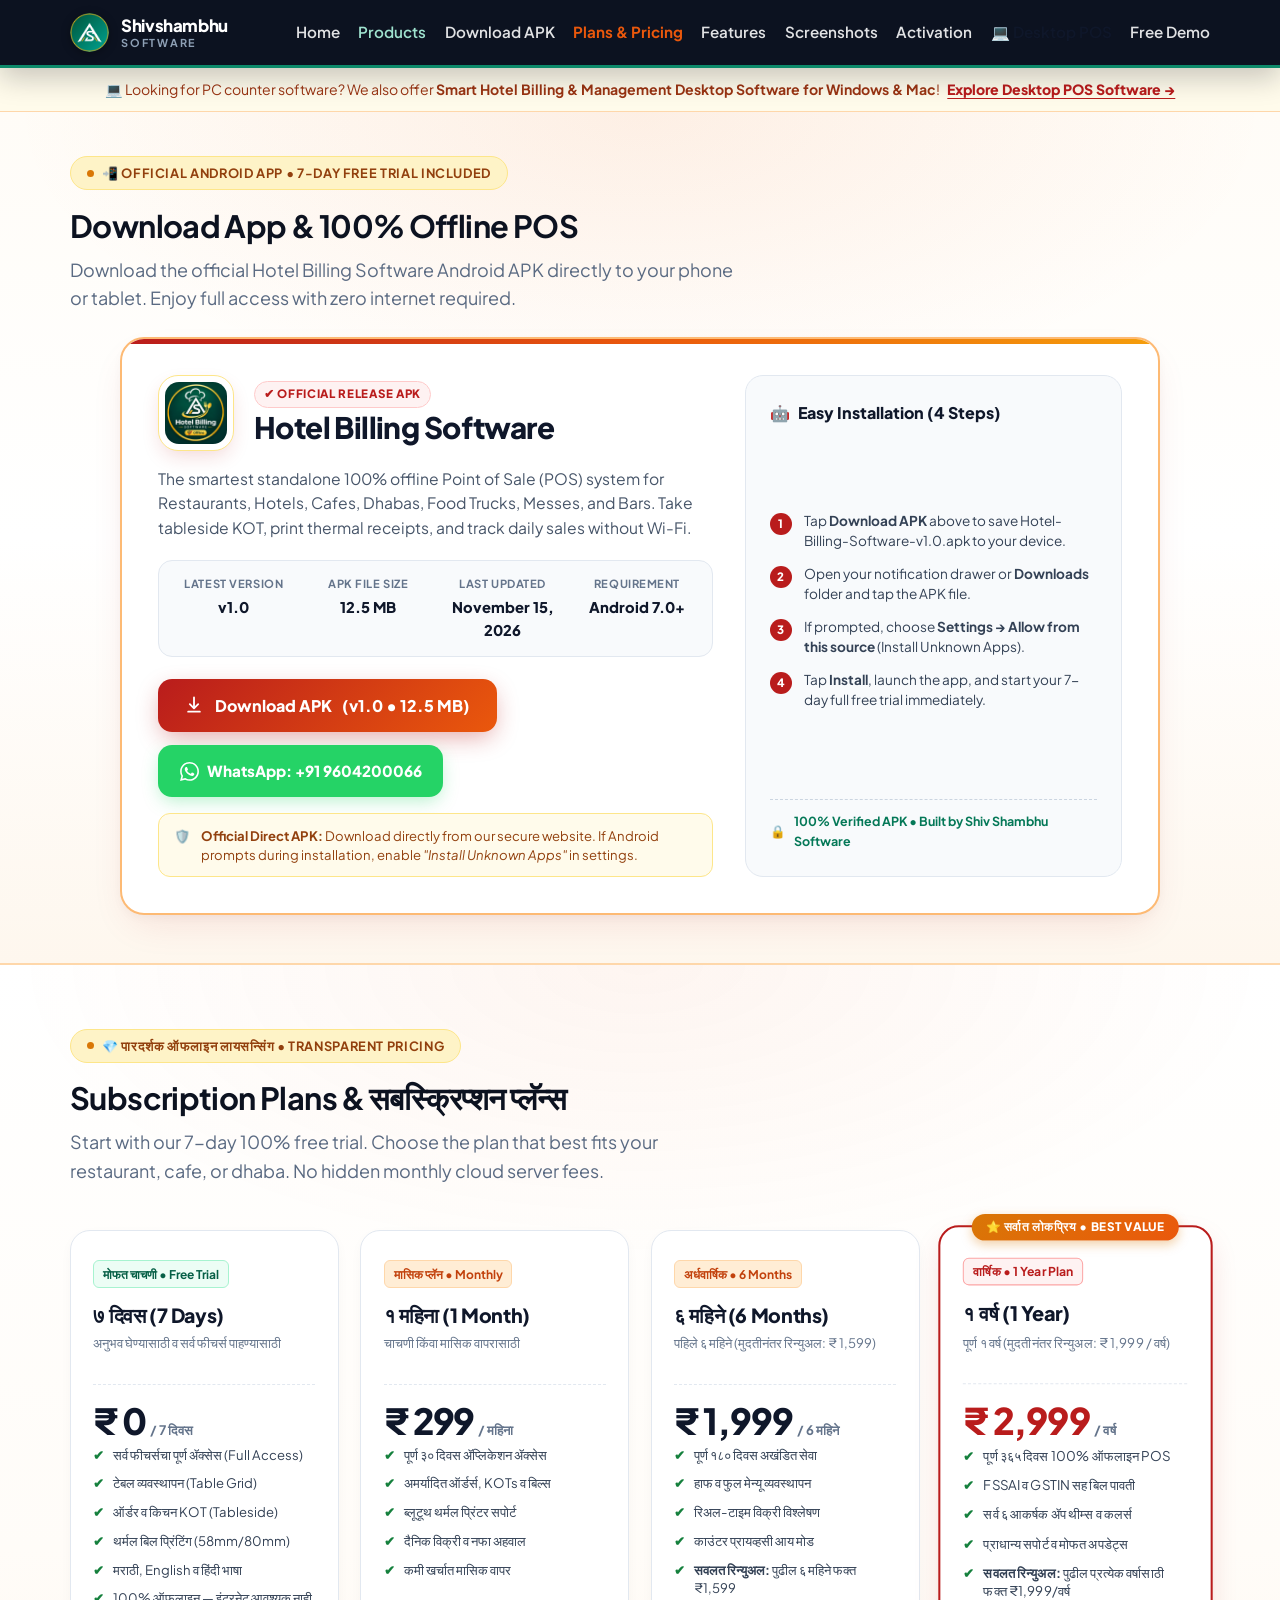
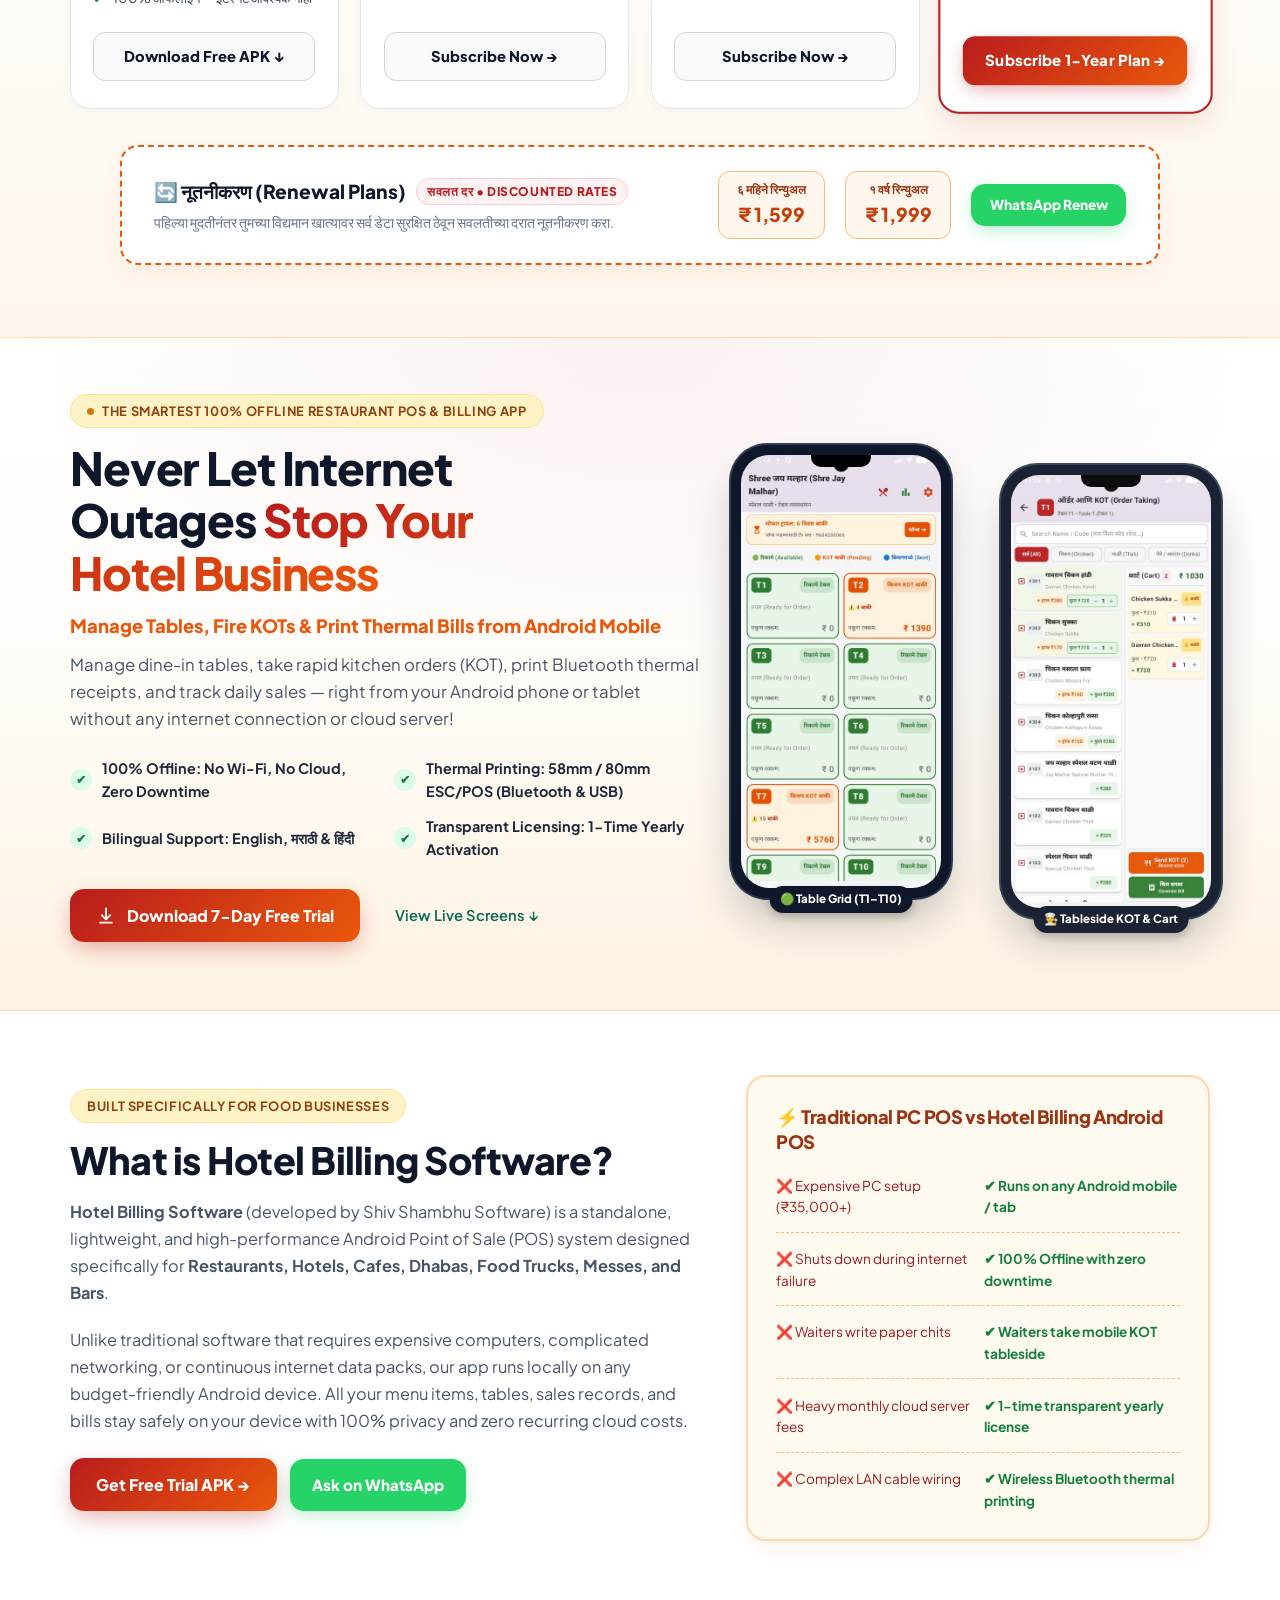
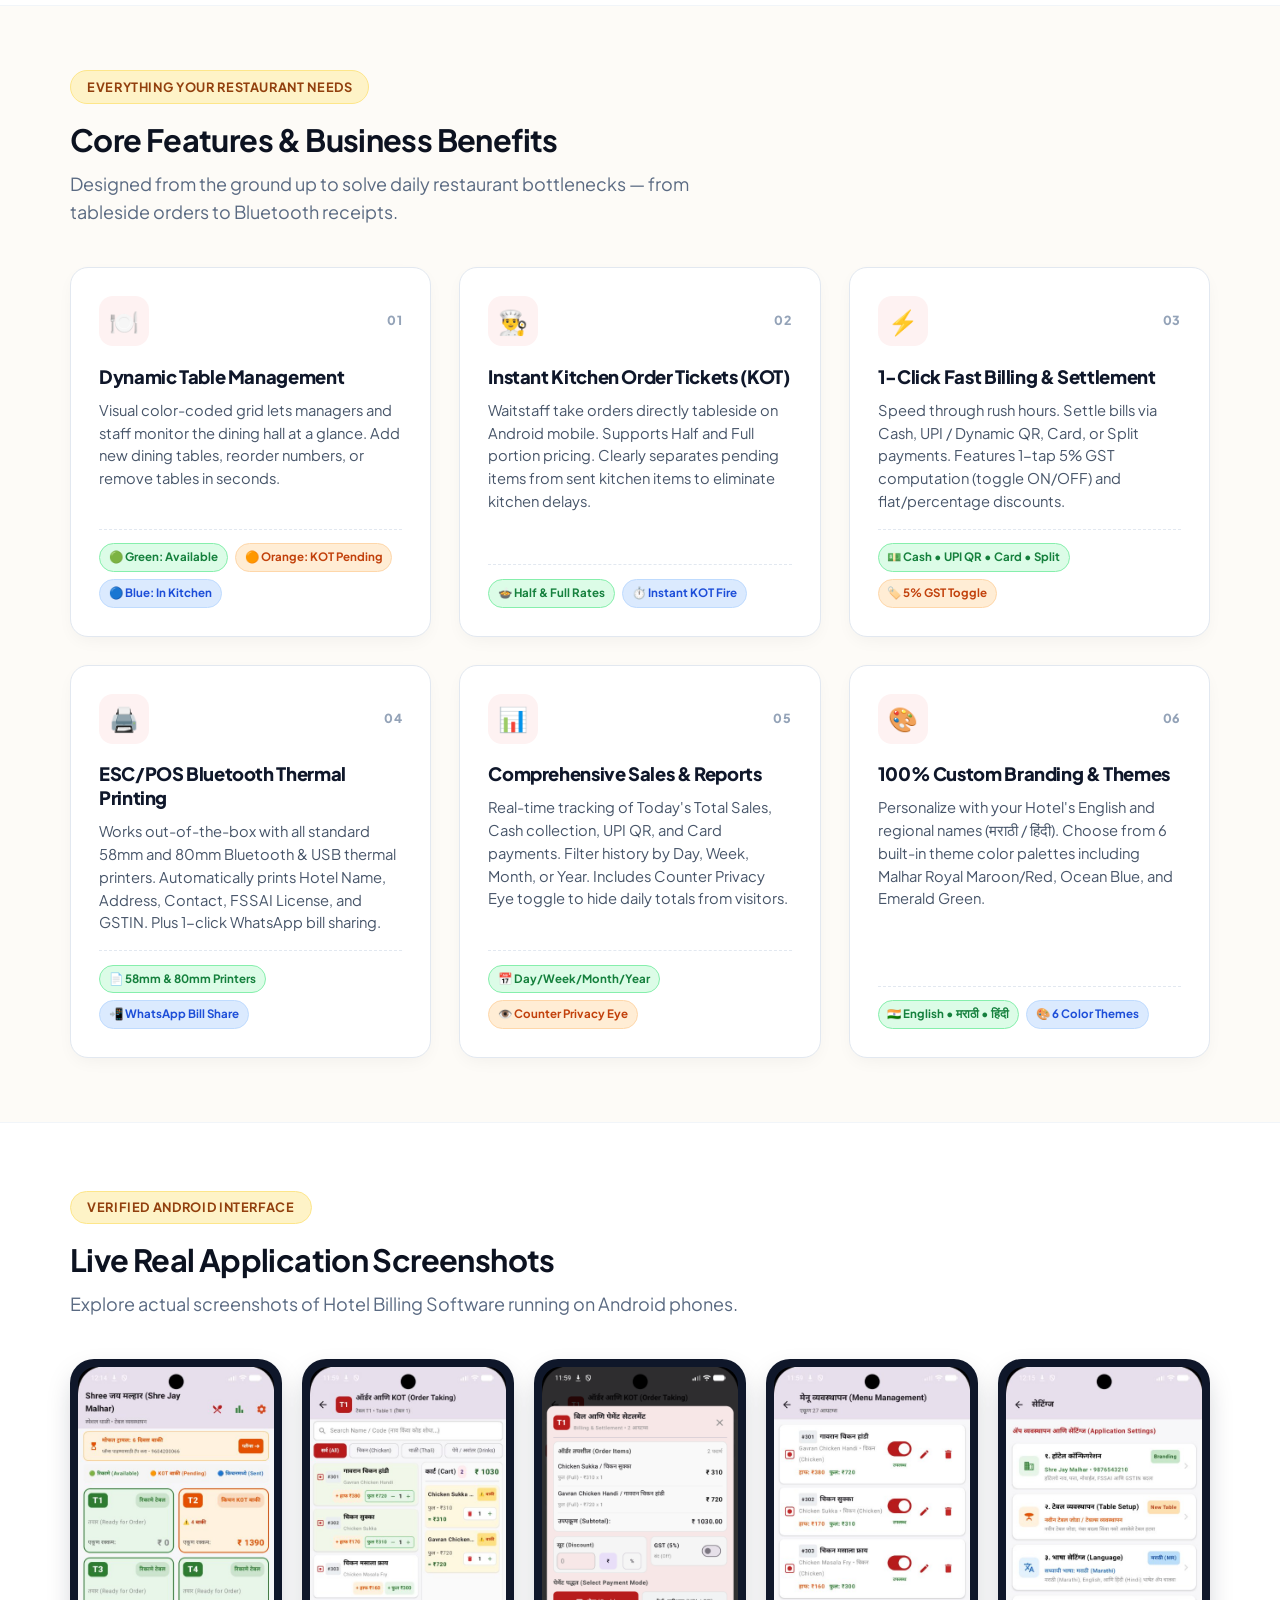
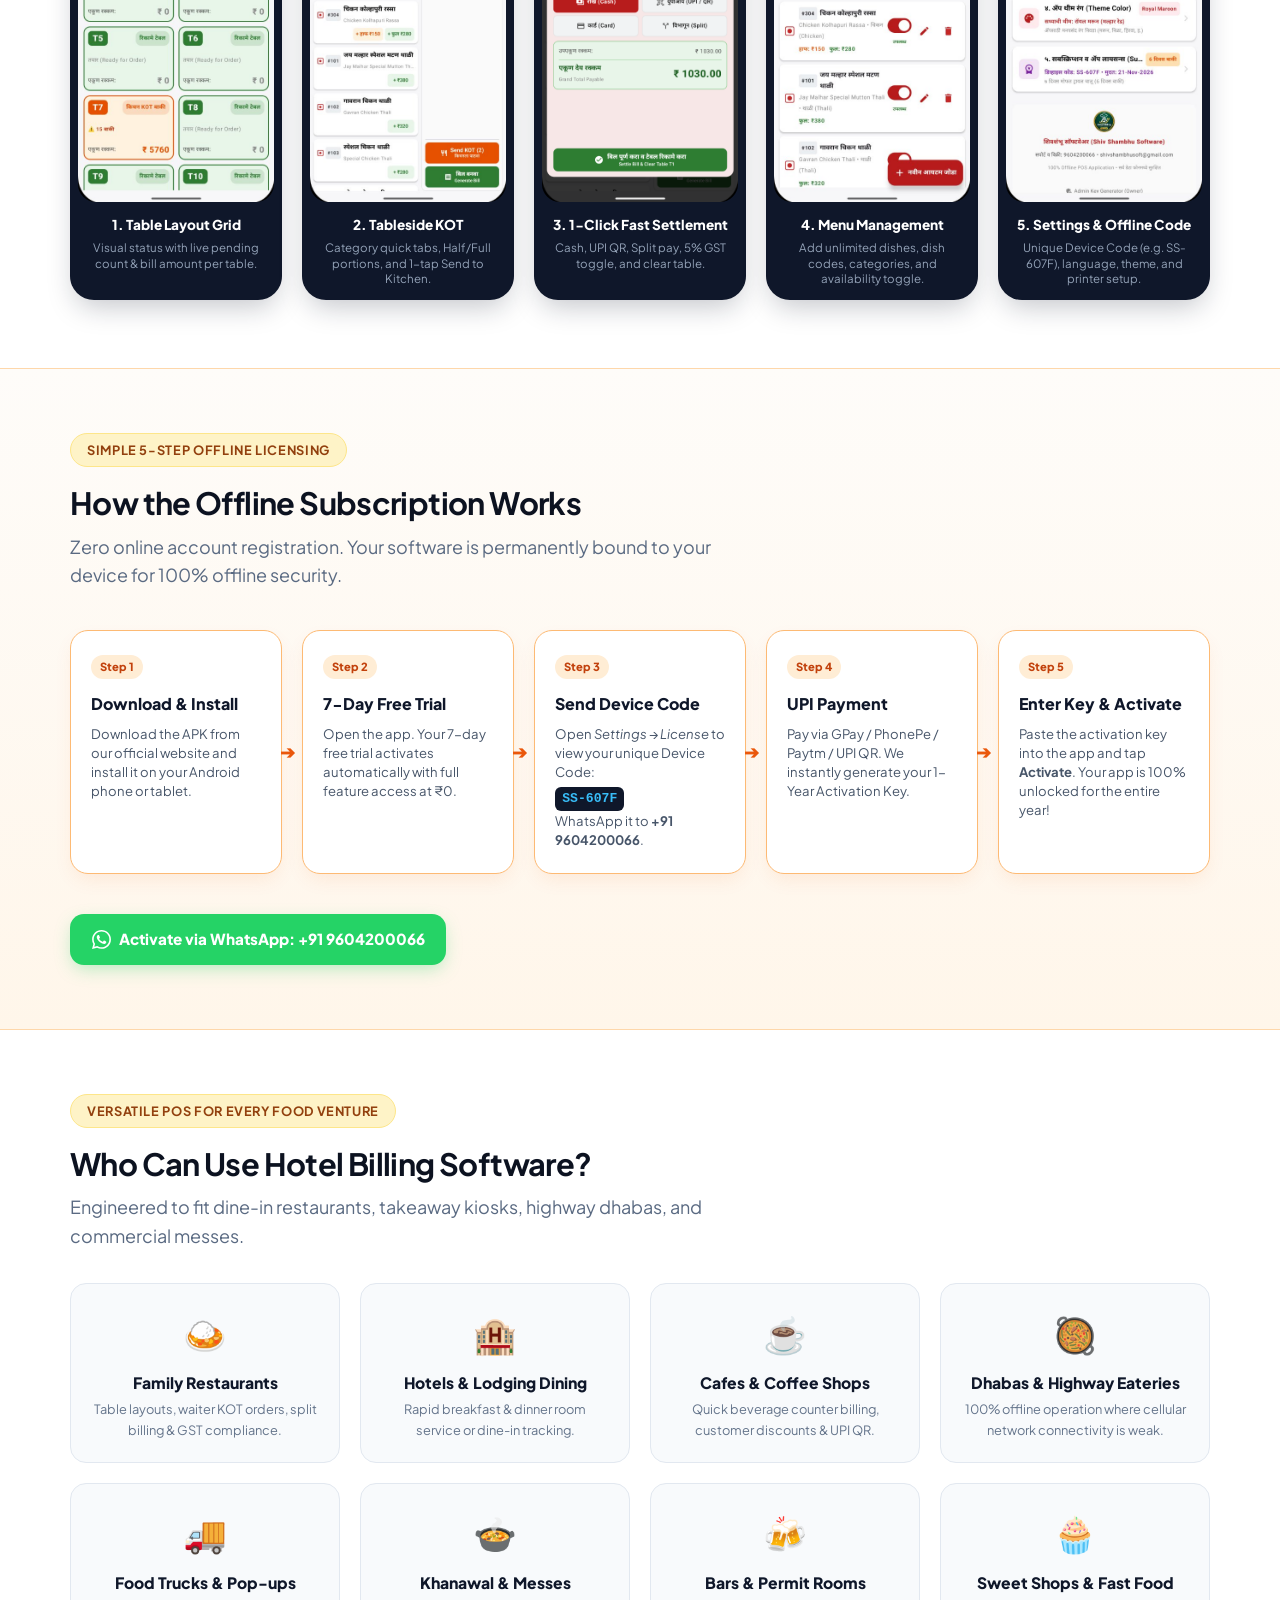
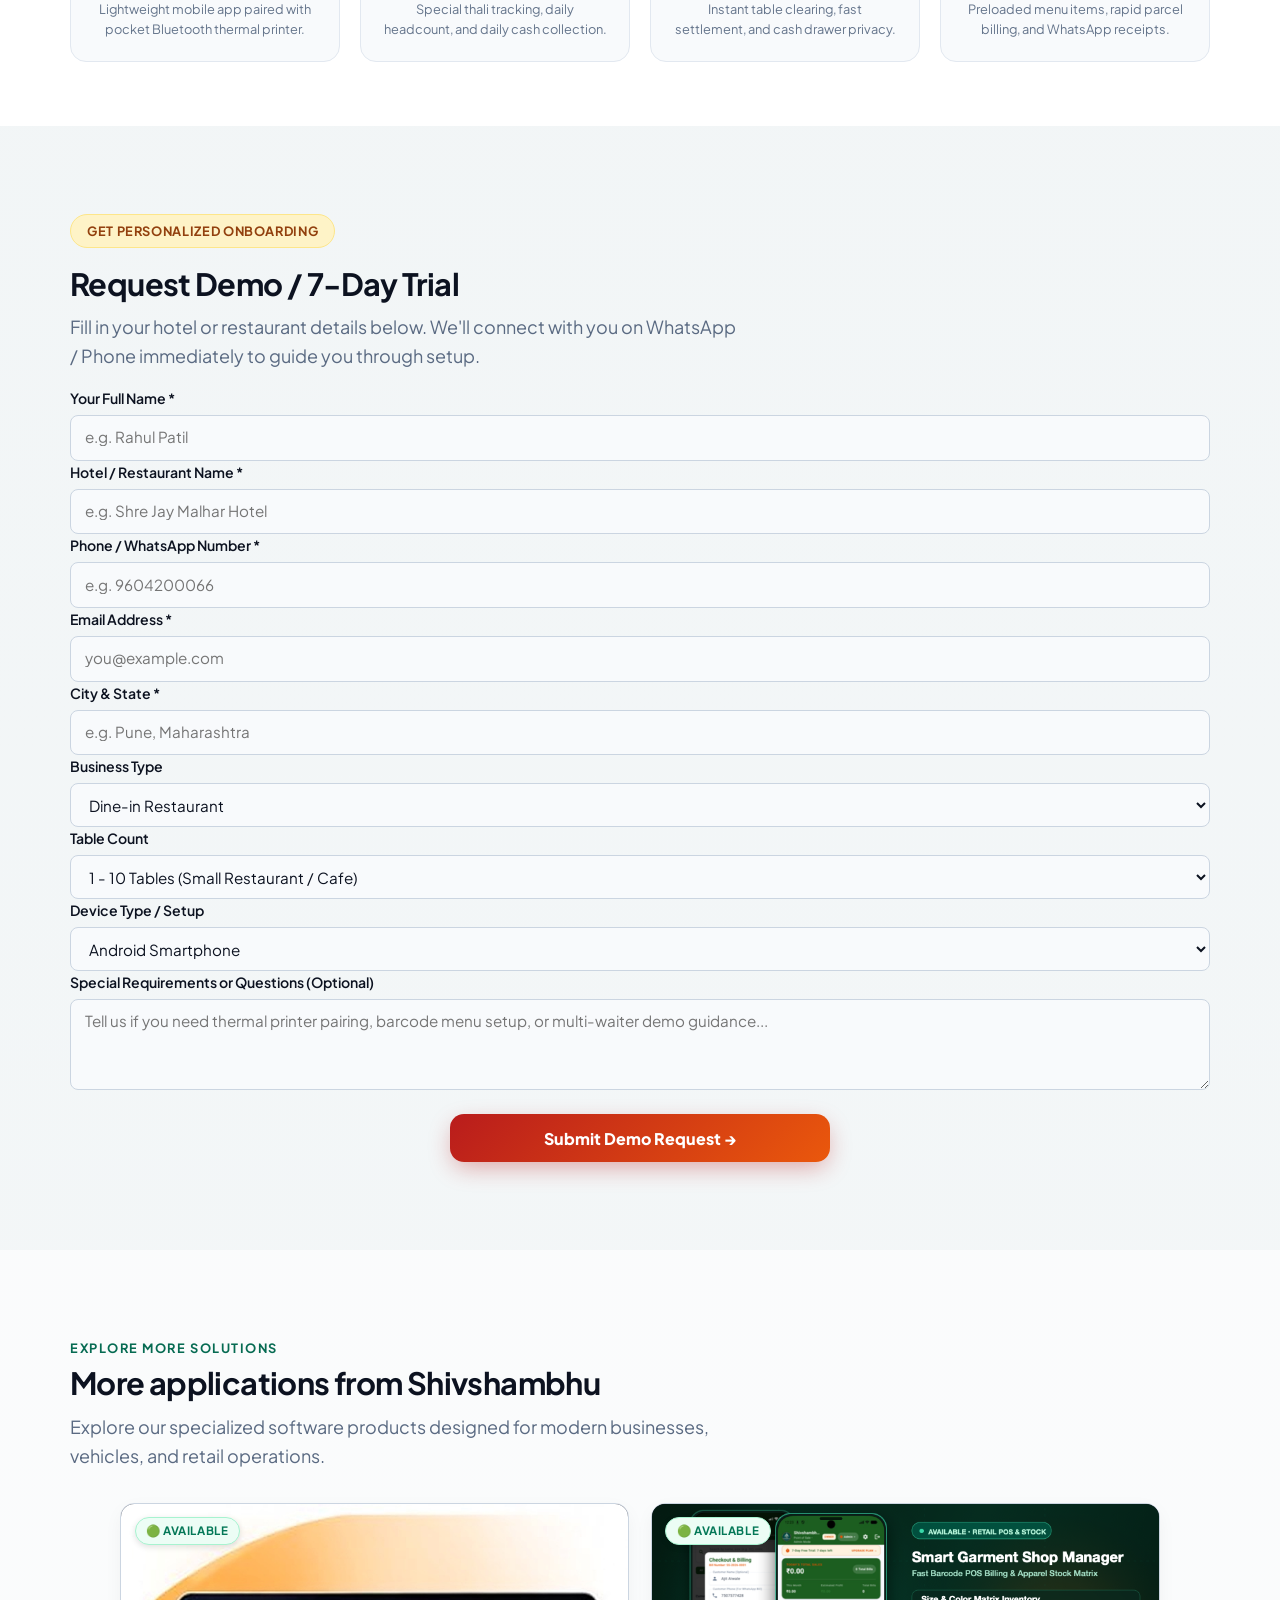
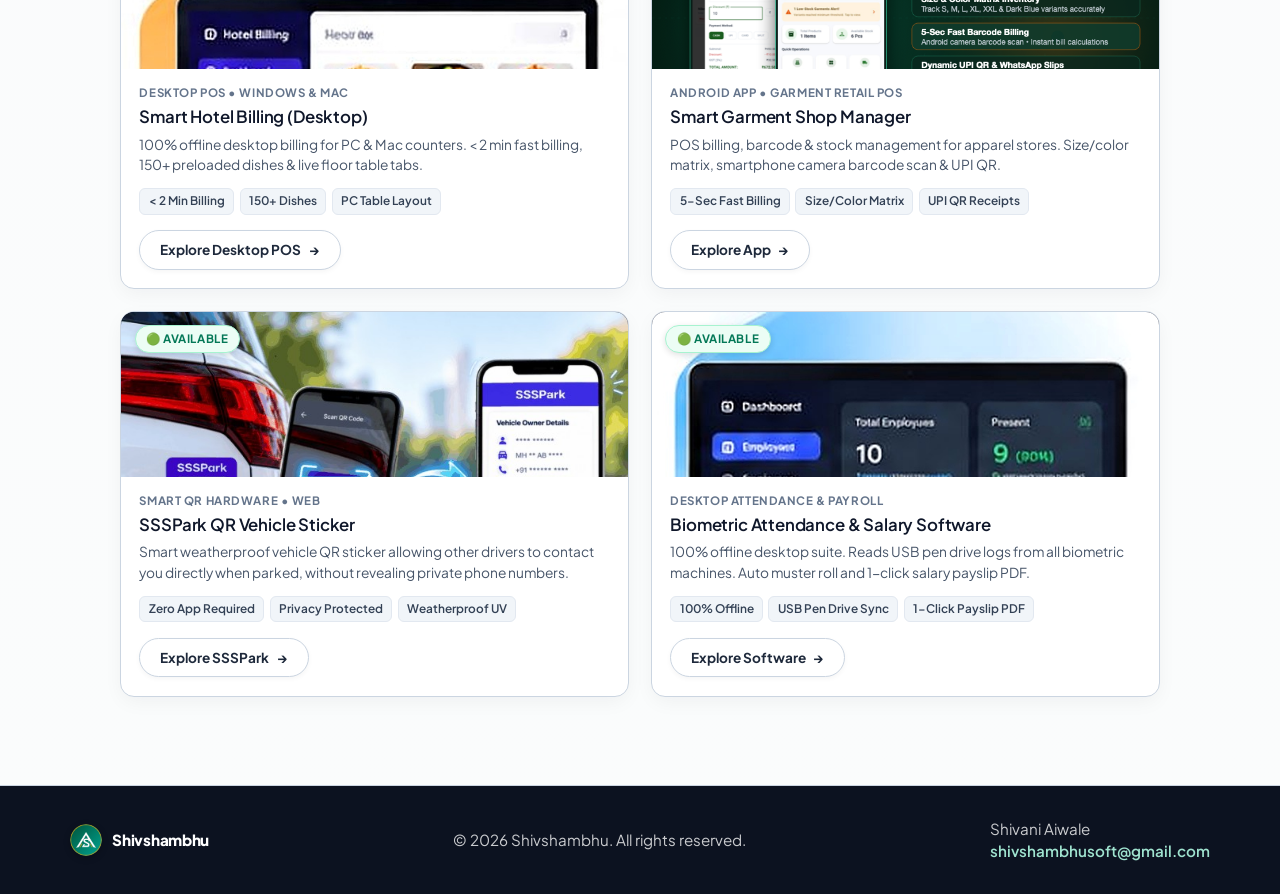
<file: hotel-billing.html>
<!DOCTYPE html>
<html lang="en">
<head>
  <meta charset="UTF-8" />
  <meta name="viewport" content="width=device-width, initial-scale=1.0" />
  <meta name="description" content="Hotel Billing Software — The smartest 100% offline Android Restaurant POS & Billing app. Tableside KOT, 58mm/80mm Bluetooth thermal printing, color-coded tables, and zero internet downtime." />
  <meta name="theme-color" content="#b91c1c" />
  <title>Hotel Billing Software — 100% Offline Android Restaurant POS &amp; Billing App | Shivshambhu</title>

  <!-- Open Graph -->
  <meta property="og:type" content="website" />
  <meta property="og:title" content="Hotel Billing Software — 100% Offline Android POS | Shivshambhu" />
  <meta property="og:description" content="Manage dine-in tables, tableside KOT, Bluetooth thermal printing, and sales reports locally on your Android device with zero internet dependency." />
  <meta property="og:image" content="assets/hotel-app-preview.svg" />

  <!-- Favicon -->
  <link rel="icon" type="image/svg+xml" href="assets/favicon.svg?v=2.3" />
  <link rel="icon" type="image/png" sizes="32x32" href="assets/favicon-32.png" />
  <link rel="icon" type="image/png" sizes="64x64" href="assets/favicon-64.png" />
  <link rel="apple-touch-icon" href="assets/logo-192.png" />

  <!-- Fonts -->
  <link rel="preconnect" href="https://fonts.googleapis.com" />
  <link rel="preconnect" href="https://fonts.gstatic.com" crossorigin />
  <link href="https://fonts.googleapis.com/css2?family=Plus+Jakarta+Sans:wght@400;500;600;700;800;900&family=Source+Sans+3:wght@400;500;600;700&display=swap" rel="stylesheet" />
  
  <!-- Stylesheets -->
  <link rel="stylesheet" href="css/styles.css?v=2.5" />
  <link rel="stylesheet" href="css/hotel.css?v=1.1" />

  <!-- Schema.org SoftwareApplication JSON-LD -->
  <script type="application/ld+json">
  {
    "@context": "https://schema.org",
    "@type": "SoftwareApplication",
    "name": "Hotel Billing Software — 100% Offline Android POS",
    "operatingSystem": "Android 7.0 and up",
    "applicationCategory": "BusinessApplication",
    "description": "Standalone offline restaurant POS application for Android phones and tablets. Features dynamic color-coded table management, instant KOT order taking, ESC/POS Bluetooth thermal printing, and comprehensive sales analytics.",
    "fileSize": "12.5MB",
    "downloadUrl": "https://shivshambhusoft.in/downloads/hotel-billing.apk",
    "offers": {
      "@type": "Offer",
      "price": "0",
      "priceCurrency": "INR",
      "description": "7-day free trial included on direct APK download"
    },
    "author": {
      "@type": "Organization",
      "name": "Shiv Shambhu Software",
      "telephone": "+91 9604200066",
      "email": "shivshambhusoft@gmail.com"
    }
  }
  </script>
</head>
<body class="product-page hotel-page">
  <a class="skip-link" href="#main">Skip to content</a>

  <!-- Header -->
  <header class="site-header" id="top">
    <div class="container header-inner">
      <a class="logo logo-lockup" href="index.html" aria-label="Shivshambhu home">
        <img class="logo-img" src="assets/logo-192.png" alt="Shivshambhu Logo" width="39" height="39" />
        <span class="logo-words">Shivshambhu<small>Software</small></span>
      </a>
      <button class="nav-toggle" type="button" aria-expanded="false" aria-controls="site-nav" aria-label="Open menu">
        <span class="nav-toggle-bar"></span>
        <span class="nav-toggle-bar"></span>
        <span class="nav-toggle-bar"></span>
      </button>
      <nav class="site-nav" id="site-nav" aria-label="Primary">
        <ul>
          <li><a href="index.html#home">Home</a></li>
          <li><a href="index.html#products" aria-current="page">Products</a></li>
          <li><a href="#download">Download APK</a></li>
          <li><a href="#plans" style="color: #ea580c; font-weight: 700;">Plans &amp; Pricing</a></li>
          <li><a href="#features">Features</a></li>
          <li><a href="#screenshots">Screenshots</a></li>
          <li><a href="#how-it-works">Activation</a></li>
          <li><a href="hotel-desktop.html" style="color: #0f172a;">💻 Desktop POS</a></li>
          <li><a href="#demo" class="nav-cta-link">Free Demo</a></li>
        </ul>
      </nav>
    </div>
  </header>

  <main id="main">
    <!-- Platform Switcher Pill Banner -->
    <div class="platform-switch-banner" style="background: #fffbeb; border-bottom: 1px solid #fed7aa; padding: 0.65rem 1rem; text-align: center; font-size: 0.88rem; color: #9a3412;">
      <span>💻 Looking for PC counter software? We also offer <strong>Smart Hotel Billing &amp; Management Desktop Software for Windows &amp; Mac</strong>! <a href="hotel-desktop.html" style="color: #b91c1c; font-weight: 800; text-decoration: underline; margin-left: 0.35rem;">Explore Desktop POS Software &rarr;</a></span>
    </div>

    <!-- 1. Download App & Direct APK Section (Top Priority) -->
    <section class="section hotel-download-plans-section" id="download" aria-labelledby="download-plans-title">
      <div class="container">
        <div class="section-head text-center">
          <div class="hotel-amber-pill">
            <span class="pill-dot"></span>
            <span>📲 Official Android App • 7-Day Free Trial Included</span>
          </div>
          <h2 id="download-plans-title">Download App &amp; <span>100% Offline POS</span></h2>
          <p class="lede">Download the official Hotel Billing Software Android APK directly to your phone or tablet. Enjoy full access with zero internet required.</p>
        </div>

        <!-- Download Android App Card -->
        <article class="hotel-apk-card" aria-labelledby="hotel-apk-card-title">
          <div class="hotel-apk-main">
            <div class="hotel-apk-header">
              <div class="hotel-apk-logo-wrap">
                <img class="hotel-apk-logo" src="assets/hotel-billing-logo.png" alt="Hotel Billing Software app logo" width="76" height="76" />
              </div>
              <div class="hotel-apk-title-group">
                <span class="hotel-apk-verified">✔ Official Release APK</span>
                <h3 id="hotel-apk-card-title">Hotel Billing Software</h3>
              </div>
            </div>

            <p class="hotel-apk-desc">The smartest standalone 100% offline Point of Sale (POS) system for Restaurants, Hotels, Cafes, Dhabas, Food Trucks, Messes, and Bars. Take tableside KOT, print thermal receipts, and track daily sales without Wi-Fi.</p>

            <div class="hotel-apk-meta-grid">
              <div class="hotel-apk-meta-item">
                <span class="hotel-apk-meta-label">Latest Version</span>
                <strong data-hotel-apk-version>v1.0</strong>
              </div>
              <div class="hotel-apk-meta-item">
                <span class="hotel-apk-meta-label">APK File Size</span>
                <strong data-hotel-apk-size>12.5 MB</strong>
              </div>
              <div class="hotel-apk-meta-item">
                <span class="hotel-apk-meta-label">Last Updated</span>
                <strong data-hotel-apk-updated>November 15, 2026</strong>
              </div>
              <div class="hotel-apk-meta-item">
                <span class="hotel-apk-meta-label">Requirement</span>
                <strong data-hotel-apk-android>Android 7.0+</strong>
              </div>
            </div>

            <div class="hotel-apk-cta-row">
              <a class="btn-apk-download-hb" id="hotel-apk-download-btn" data-hotel-apk-download href="downloads/hotel-billing.apk?v=3" download="Hotel-Billing-Software-v1.0.apk">
                <svg viewBox="0 0 24 24" aria-hidden="true"><path d="M12 3v12"/><polyline points="7 11 12 16 17 11"/><path d="M5 20h14"/></svg>
                <span>Download APK</span>
                <span class="sm-apk-btn-sub">(<span data-hotel-apk-version>v1.0</span> • <span data-hotel-apk-size>12.5 MB</span>)</span>
              </a>
              <a class="btn-whatsapp-hb" href="https://wa.me/919604200066?text=Hi%20Shivshambhu%20Software,%20I%20am%20interested%20in%20Hotel%20Billing%20Software%20Android%20POS.%20Please%20guide%20me." target="_blank" rel="noopener noreferrer">
                <svg viewBox="0 0 24 24" aria-hidden="true"><path d="M.057 24l1.687-6.163c-1.041-1.804-1.588-3.849-1.587-5.946.003-6.556 5.338-11.891 11.893-11.891 3.181.001 6.167 1.24 8.413 3.488 2.245 2.248 3.481 5.236 3.48 8.414-.003 6.557-5.338 11.892-11.893 11.892-1.99-.001-3.951-.5-5.688-1.448l-6.305 1.654zm6.597-3.807c1.676.995 3.276 1.591 5.392 1.592 5.448 0 9.886-4.434 9.889-9.885.002-5.462-4.415-9.89-9.881-9.892-5.452 0-9.887 4.434-9.889 9.884-.001 2.225.651 3.891 1.746 5.634l-.999 3.648 3.742-.981zm11.387-5.464c-.074-.124-.272-.198-.57-.347-.297-.149-1.758-.868-2.031-.967-.272-.099-.47-.149-.669.149-.198.297-.768.967-.941 1.165-.173.198-.347.223-.644.074-.297-.149-1.255-.462-2.39-1.475-.883-.788-1.48-1.761-1.653-2.059-.173-.297-.018-.458.13-.606.134-.133.297-.347.446-.521.151-.172.2-.296.3-.495.099-.198.05-.372-.025-.521-.075-.148-.669-1.611-.916-2.206-.242-.579-.487-.501-.669-.51l-.57-.01c-.198 0-.52.074-.792.372s-1.04 1.016-1.04 2.479 1.065 2.876 1.213 3.074c.149.198 2.095 3.2 5.076 4.487.709.306 1.263.489 1.694.626.712.226 1.36.194 1.872.118.571-.085 1.758-.719 2.006-1.413.248-.695.248-1.29.173-1.414z"/></svg>
                <span>WhatsApp: +91 9604200066</span>
              </a>
            </div>

            <p class="form-status" id="hotel-download-feedback" role="status" aria-live="polite" hidden></p>

            <div class="hotel-apk-note">
              <span aria-hidden="true">🛡️</span>
              <span><strong>Official Direct APK:</strong> Download directly from our secure website. If Android prompts during installation, enable <em>"Install Unknown Apps"</em> in settings.</span>
            </div>
          </div>

          <aside class="hotel-install-box" aria-label="Android installation instructions">
            <h4><span aria-hidden="true">🤖</span> Easy Installation (4 Steps)</h4>
            <ol class="hotel-install-steps">
              <li>
                <span class="hotel-install-num">1</span>
                <span>Tap <strong>Download APK</strong> above to save <span data-hotel-apk-filename>Hotel-Billing-Software-v1.0.apk</span> to your device.</span>
              </li>
              <li>
                <span class="hotel-install-num">2</span>
                <span>Open your notification drawer or <strong>Downloads</strong> folder and tap the APK file.</span>
              </li>
              <li>
                <span class="hotel-install-num">3</span>
                <span>If prompted, choose <strong>Settings &rarr; Allow from this source</strong> (Install Unknown Apps).</span>
              </li>
              <li>
                <span class="hotel-install-num">4</span>
                <span>Tap <strong>Install</strong>, launch the app, and start your 7-day full free trial immediately.</span>
              </li>
            </ol>
            <div class="hotel-install-trust">
              <span aria-hidden="true">🔒</span>
              <span>100% Verified APK • Built by Shiv Shambhu Software</span>
            </div>
          </aside>
        </article>
      </div>
    </section>

    <!-- Subscription Plans & Pricing (Android App) -->
    <section class="section hotel-plans-section" id="plans" aria-labelledby="hotel-plans-title">
      <div class="container">
        <div class="section-head text-center">
          <div class="hotel-amber-pill">
            <span class="pill-dot"></span>
            <span>💎 पारदर्शक ऑफलाइन लायसन्सिंग • Transparent Pricing</span>
          </div>
          <h2 id="hotel-plans-title">Subscription Plans &amp; <span>सबस्क्रिप्शन प्लॅन्स</span></h2>
          <p class="lede">Start with our 7-day 100% free trial. Choose the plan that best fits your restaurant, cafe, or dhaba. No hidden monthly cloud server fees.</p>
        </div>

        <div class="hotel-plans-grid">
          <!-- Plan 1: 7-Day Free Trial -->
          <article class="hotel-plan-card reveal">
            <div class="hotel-plan-header">
              <span class="hotel-plan-renewal-tag" style="background: #ecfdf5; color: #065f46; border-color: #a7f3d0;">मोफत चाचणी • Free Trial</span>
              <h3 class="hotel-plan-tier-name">७ दिवस (7 Days)</h3>
              <p class="hotel-plan-sub">अनुभव घेण्यासाठी व सर्व फीचर्स पाहण्यासाठी</p>
            </div>
            <div class="hotel-plan-price-wrap">
              <span class="hotel-plan-price">₹ 0</span>
              <span class="hotel-plan-period">/ 7 दिवस</span>
            </div>
            <ul class="hotel-plan-features">
              <li><span class="chk">✔</span> <span>सर्व फीचर्सचा पूर्ण ॲक्सेस (Full Access)</span></li>
              <li><span class="chk">✔</span> <span>टेबल व्यवस्थापन (Table Grid)</span></li>
              <li><span class="chk">✔</span> <span>ऑर्डर व किचन KOT (Tableside)</span></li>
              <li><span class="chk">✔</span> <span>थर्मल बिल प्रिंटिंग (58mm/80mm)</span></li>
              <li><span class="chk">✔</span> <span>मराठी, English व हिंदी भाषा</span></li>
              <li><span class="chk">✔</span> <span>100% ऑफलाइन — इंटरनेट आवश्यक नाही</span></li>
            </ul>
            <a class="btn-hotel-plan secondary" href="#download">Download Free APK ↓</a>
          </article>

          <!-- Plan 2: 1 Month -->
          <article class="hotel-plan-card reveal">
            <div class="hotel-plan-header">
              <span class="hotel-plan-renewal-tag">मासिक प्लॅन • Monthly</span>
              <h3 class="hotel-plan-tier-name">१ महिना (1 Month)</h3>
              <p class="hotel-plan-sub">चाचणी किंवा मासिक वापरासाठी</p>
            </div>
            <div class="hotel-plan-price-wrap">
              <span class="hotel-plan-price">₹ 299</span>
              <span class="hotel-plan-period">/ महिना</span>
            </div>
            <ul class="hotel-plan-features">
              <li><span class="chk">✔</span> <span>पूर्ण ३० दिवस ॲप्लिकेशन ॲक्सेस</span></li>
              <li><span class="chk">✔</span> <span>अमर्यादित ऑर्डर्स, KOTs व बिल्स</span></li>
              <li><span class="chk">✔</span> <span>ब्लूटूथ थर्मल प्रिंटर सपोर्ट</span></li>
              <li><span class="chk">✔</span> <span>दैनिक विक्री व नफा अहवाल</span></li>
              <li><span class="chk">✔</span> <span>कमी खर्चात मासिक वापर</span></li>
            </ul>
            <a class="btn-hotel-plan secondary" href="https://wa.me/919604200066?text=Hi%20Shivshambhu%20Software,%20I%20want%20to%20activate%20Hotel%20Billing%201-Month%20Plan%20(Rs%20299)." target="_blank" rel="noopener noreferrer">Subscribe Now →</a>
          </article>

          <!-- Plan 3: 6 Months -->
          <article class="hotel-plan-card reveal">
            <div class="hotel-plan-header">
              <span class="hotel-plan-renewal-tag">अर्धवार्षिक • 6 Months</span>
              <h3 class="hotel-plan-tier-name">६ महिने (6 Months)</h3>
              <p class="hotel-plan-sub">पहिले ६ महिने (मुदतीनंतर रिन्युअल: ₹ 1,599)</p>
            </div>
            <div class="hotel-plan-price-wrap">
              <span class="hotel-plan-price">₹ 1,999</span>
              <span class="hotel-plan-period">/ 6 महिने</span>
            </div>
            <ul class="hotel-plan-features">
              <li><span class="chk">✔</span> <span>पूर्ण १८० दिवस अखंडित सेवा</span></li>
              <li><span class="chk">✔</span> <span>हाफ व फुल मेन्यू व्यवस्थापन</span></li>
              <li><span class="chk">✔</span> <span>रिअल-टाइम विक्री विश्लेषण</span></li>
              <li><span class="chk">✔</span> <span>काउंटर प्रायव्हसी आय मोड</span></li>
              <li><span class="chk">✔</span> <span><strong>सवलत रिन्युअल:</strong> पुढील ६ महिने फक्त ₹1,599</span></li>
            </ul>
            <a class="btn-hotel-plan secondary" href="https://wa.me/919604200066?text=Hi%20Shivshambhu%20Software,%20I%20want%20to%20activate%20Hotel%20Billing%206-Months%20Plan%20(Rs%201999)." target="_blank" rel="noopener noreferrer">Subscribe Now →</a>
          </article>

          <!-- Plan 4: 1 Year (Most Popular) -->
          <article class="hotel-plan-card featured reveal">
            <span class="hotel-plan-popular-pill">⭐ सर्वात लोकप्रिय • Best Value</span>
            <div class="hotel-plan-header">
              <span class="hotel-plan-renewal-tag" style="background: #fef2f2; color: #b91c1c; border-color: #fca5a5;">वार्षिक • 1 Year Plan</span>
              <h3 class="hotel-plan-tier-name">१ वर्ष (1 Year)</h3>
              <p class="hotel-plan-sub">पूर्ण १ वर्ष (मुदतीनंतर रिन्युअल: ₹ 1,999 / वर्ष)</p>
            </div>
            <div class="hotel-plan-price-wrap">
              <span class="hotel-plan-price">₹ 2,999</span>
              <span class="hotel-plan-period">/ वर्ष</span>
            </div>
            <ul class="hotel-plan-features">
              <li><span class="chk">✔</span> <span>पूर्ण ३६५ दिवस 100% ऑफलाइन POS</span></li>
              <li><span class="chk">✔</span> <span>FSSAI व GSTIN सह बिल पावती</span></li>
              <li><span class="chk">✔</span> <span>सर्व ६ आकर्षक ॲप थीम्स व कलर्स</span></li>
              <li><span class="chk">✔</span> <span>प्राधान्य सपोर्ट व मोफत अपडेट्स</span></li>
              <li><span class="chk">✔</span> <span><strong>सवलत रिन्युअल:</strong> पुढील प्रत्येक वर्षासाठी फक्त ₹1,999/वर्ष</span></li>
            </ul>
            <a class="btn-hotel-plan primary" href="https://wa.me/919604200066?text=Hi%20Shivshambhu%20Software,%20I%20want%20to%20activate%20Hotel%20Billing%201-Year%20Plan%20(Rs%202999)." target="_blank" rel="noopener noreferrer">Subscribe 1-Year Plan →</a>
          </article>
        </div>

        <!-- Renewal Strip Card -->
        <div class="hotel-renewal-strip-card reveal">
          <div class="hotel-renewal-strip-info">
            <h4>
              <span>🔄 नूतनीकरण (Renewal Plans)</span>
              <span class="hotel-renewal-discount-badge">सवलत दर • Discounted Rates</span>
            </h4>
            <p>पहिल्या मुदतीनंतर तुमच्या विद्यमान खात्यावर सर्व डेटा सुरक्षित ठेवून सवलतीच्या दरात नूतनीकरण करा.</p>
          </div>
          <div class="hotel-renewal-prices">
            <div class="hotel-renewal-rate-pill">
              <span>६ महिने रिन्युअल</span>
              <strong>₹ 1,599</strong>
            </div>
            <div class="hotel-renewal-rate-pill">
              <span>१ वर्ष रिन्युअल</span>
              <strong>₹ 1,999</strong>
            </div>
            <a class="btn-whatsapp-hb" href="https://wa.me/919604200066?text=Hi%20Shivshambhu%20Software,%20I%20want%20to%20renew%20my%20Hotel%20Billing%20Software%20subscription." target="_blank" rel="noopener noreferrer" style="padding: 0.65rem 1.15rem; font-size: 0.85rem;">
              <span>WhatsApp Renew</span>
            </a>
          </div>
        </div>
      </div>
    </section>

    <!-- 2. Hero Section with Live Dual Phone Mockups -->
    <section class="hotel-hero" aria-labelledby="hotel-hero-title">
      <div class="container hotel-hero-grid">
        <div class="hotel-hero-copy">
          <div class="hotel-amber-pill">
            <span class="pill-dot"></span>
            <span>The Smartest 100% Offline Restaurant POS &amp; Billing App</span>
          </div>
          <h1 id="hotel-hero-title">Never Let Internet Outages <span>Stop Your Hotel Business</span></h1>
          <p class="hotel-kicker">Manage Tables, Fire KOTs &amp; Print Thermal Bills from Android Mobile</p>
          <p class="hotel-hero-desc">Manage dine-in tables, take rapid kitchen orders (KOT), print Bluetooth thermal receipts, and track daily sales — right from your Android phone or tablet without any internet connection or cloud server!</p>

          <ul class="hotel-highlights-list">
            <li>
              <span class="hl-icon">✔</span>
              <span><strong>100% Offline:</strong> No Wi-Fi, No Cloud, Zero Downtime</span>
            </li>
            <li>
              <span class="hl-icon">✔</span>
              <span><strong>Thermal Printing:</strong> 58mm / 80mm ESC/POS (Bluetooth &amp; USB)</span>
            </li>
            <li>
              <span class="hl-icon">✔</span>
              <span><strong>Bilingual Support:</strong> English, मराठी &amp; हिंदी</span>
            </li>
            <li>
              <span class="hl-icon">✔</span>
              <span><strong>Transparent Licensing:</strong> 1-Time Yearly Activation</span>
            </li>
          </ul>

          <div class="hotel-apk-cta-row">
            <a class="btn-apk-download-hb" href="#download">
              <svg viewBox="0 0 24 24" aria-hidden="true"><path d="M12 3v12"/><polyline points="7 11 12 16 17 11"/><path d="M5 20h14"/></svg>
              <span>Download 7-Day Free Trial</span>
            </a>
            <a class="btn btn-line" href="#screenshots">View Live Screens ↓</a>
          </div>
        </div>

        <!-- Dual Phone Mockup Preview -->
        <div class="hotel-dual-phone-wrap" aria-label="Hotel Billing Software mobile screens preview">
          <!-- Phone 1: Table Grid -->
          <div class="hotel-phone-device primary-phone">
            <div class="hotel-phone-notch"></div>
            <div class="hotel-phone-screen">
              <img src="assets/hotel-tables-grid.jpg" alt="Hotel Billing Software interactive color coded table grid screenshot" width="458" height="1024" />
            </div>
            <span class="hotel-phone-caption">🟢 Table Grid (T1–T10)</span>
          </div>

          <!-- Phone 2: Order Taking & KOT -->
          <div class="hotel-phone-device secondary-phone">
            <div class="hotel-phone-notch"></div>
            <div class="hotel-phone-screen">
              <img src="assets/hotel-order-kot.jpg" alt="Tableside KOT order taking and cart screen" width="458" height="1024" />
            </div>
            <span class="hotel-phone-caption">👨‍🍳 Tableside KOT &amp; Cart</span>
          </div>
        </div>
      </div>
    </section>

    <!-- 3. What is Hotel Billing Software? -->
    <section class="hotel-what-is-section" id="about-app">
      <div class="container hotel-what-is-grid">
        <div class="hotel-what-is-copy">
          <div class="hotel-amber-pill">
            <span>Built Specifically For Food Businesses</span>
          </div>
          <h2>What is <span>Hotel Billing Software?</span></h2>
          <p><strong>Hotel Billing Software</strong> (developed by Shiv Shambhu Software) is a standalone, lightweight, and high-performance Android Point of Sale (POS) system designed specifically for <strong>Restaurants, Hotels, Cafes, Dhabas, Food Trucks, Messes, and Bars</strong>.</p>
          <p>Unlike traditional software that requires expensive computers, complicated networking, or continuous internet data packs, our app runs locally on any budget-friendly Android device. All your menu items, tables, sales records, and bills stay safely on your device with 100% privacy and zero recurring cloud costs.</p>
          <div class="hotel-apk-cta-row" style="margin-top: 1.5rem;">
            <a class="btn-apk-download-hb" href="#download">Get Free Trial APK →</a>
            <a class="btn-whatsapp-hb" href="https://wa.me/919604200066?text=Hi%20Shivshambhu%20Software,%20tell%20me%20more%20about%20Hotel%20Billing%20App" target="_blank" rel="noopener noreferrer">Ask on WhatsApp</a>
          </div>
        </div>

        <!-- Comparison Box -->
        <div class="hotel-compare-box">
          <h3>⚡ Traditional PC POS vs Hotel Billing Android POS</h3>
          <ul class="hotel-compare-list">
            <li class="hotel-compare-item">
              <div class="old-way">❌ Expensive PC setup (₹35,000+)</div>
              <div class="new-way">✔ Runs on any Android mobile / tab</div>
            </li>
            <li class="hotel-compare-item">
              <div class="old-way">❌ Shuts down during internet failure</div>
              <div class="new-way">✔ 100% Offline with zero downtime</div>
            </li>
            <li class="hotel-compare-item">
              <div class="old-way">❌ Waiters write paper chits</div>
              <div class="new-way">✔ Waiters take mobile KOT tableside</div>
            </li>
            <li class="hotel-compare-item">
              <div class="old-way">❌ Heavy monthly cloud server fees</div>
              <div class="new-way">✔ 1-time transparent yearly license</div>
            </li>
            <li class="hotel-compare-item">
              <div class="old-way">❌ Complex LAN cable wiring</div>
              <div class="new-way">✔ Wireless Bluetooth thermal printing</div>
            </li>
          </ul>
        </div>
      </div>
    </section>

    <!-- 4. Core Features & Business Benefits (6 Pillars) -->
    <section class="hotel-features-section" id="features">
      <div class="container">
        <div class="section-head text-center">
          <div class="hotel-amber-pill">
            <span>Everything Your Restaurant Needs</span>
          </div>
          <h2>Core Features &amp; <span>Business Benefits</span></h2>
          <p class="lede">Designed from the ground up to solve daily restaurant bottlenecks — from tableside orders to Bluetooth receipts.</p>
        </div>

        <div class="hotel-features-grid">
          <!-- Feature 1: Dynamic Table Management -->
          <article class="hotel-feature-card reveal">
            <div class="hotel-feature-top">
              <div class="hotel-feature-icon">🍽️</div>
              <span class="hotel-feature-num">01</span>
            </div>
            <h3>Dynamic Table Management</h3>
            <p>Visual color-coded grid lets managers and staff monitor the dining hall at a glance. Add new dining tables, reorder numbers, or remove tables in seconds.</p>
            <div class="table-status-indicators">
              <span class="table-status-pill avail">🟢 Green: Available</span>
              <span class="table-status-pill pending">🟠 Orange: KOT Pending</span>
              <span class="table-status-pill kitchen">🔵 Blue: In Kitchen</span>
            </div>
          </article>

          <!-- Feature 2: Instant Kitchen Order Tickets (KOT) -->
          <article class="hotel-feature-card reveal">
            <div class="hotel-feature-top">
              <div class="hotel-feature-icon">👨‍🍳</div>
              <span class="hotel-feature-num">02</span>
            </div>
            <h3>Instant Kitchen Order Tickets (KOT)</h3>
            <p>Waitstaff take orders directly tableside on Android mobile. Supports Half and Full portion pricing. Clearly separates pending items from sent kitchen items to eliminate kitchen delays.</p>
            <div class="table-status-indicators">
              <span class="table-status-pill avail">🍲 Half &amp; Full Rates</span>
              <span class="table-status-pill kitchen">⏱️ Instant KOT Fire</span>
            </div>
          </article>

          <!-- Feature 3: 1-Click Fast Billing & Settlement -->
          <article class="hotel-feature-card reveal">
            <div class="hotel-feature-top">
              <div class="hotel-feature-icon">⚡</div>
              <span class="hotel-feature-num">03</span>
            </div>
            <h3>1-Click Fast Billing &amp; Settlement</h3>
            <p>Speed through rush hours. Settle bills via Cash, UPI / Dynamic QR, Card, or Split payments. Features 1-tap 5% GST computation (toggle ON/OFF) and flat/percentage discounts.</p>
            <div class="table-status-indicators">
              <span class="table-status-pill avail">💵 Cash • UPI QR • Card • Split</span>
              <span class="table-status-pill pending">🏷️ 5% GST Toggle</span>
            </div>
          </article>

          <!-- Feature 4: ESC/POS Bluetooth Thermal Printing -->
          <article class="hotel-feature-card reveal">
            <div class="hotel-feature-top">
              <div class="hotel-feature-icon">🖨️</div>
              <span class="hotel-feature-num">04</span>
            </div>
            <h3>ESC/POS Bluetooth Thermal Printing</h3>
            <p>Works out-of-the-box with all standard 58mm and 80mm Bluetooth &amp; USB thermal printers. Automatically prints Hotel Name, Address, Contact, FSSAI License, and GSTIN. Plus 1-click WhatsApp bill sharing.</p>
            <div class="table-status-indicators">
              <span class="table-status-pill avail">📄 58mm &amp; 80mm Printers</span>
              <span class="table-status-pill kitchen">📲 WhatsApp Bill Share</span>
            </div>
          </article>

          <!-- Feature 5: Comprehensive Sales & Profit Analytics -->
          <article class="hotel-feature-card reveal">
            <div class="hotel-feature-top">
              <div class="hotel-feature-icon">📊</div>
              <span class="hotel-feature-num">05</span>
            </div>
            <h3>Comprehensive Sales &amp; Reports</h3>
            <p>Real-time tracking of Today's Total Sales, Cash collection, UPI QR, and Card payments. Filter history by Day, Week, Month, or Year. Includes Counter Privacy Eye toggle to hide daily totals from visitors.</p>
            <div class="table-status-indicators">
              <span class="table-status-pill avail">📅 Day/Week/Month/Year</span>
              <span class="table-status-pill pending">👁️ Counter Privacy Eye</span>
            </div>
          </article>

          <!-- Feature 6: 100% Customizable Branding & Themes -->
          <article class="hotel-feature-card reveal">
            <div class="hotel-feature-top">
              <div class="hotel-feature-icon">🎨</div>
              <span class="hotel-feature-num">06</span>
            </div>
            <h3>100% Custom Branding &amp; Themes</h3>
            <p>Personalize with your Hotel's English and regional names (मराठी / हिंदी). Choose from 6 built-in theme color palettes including Malhar Royal Maroon/Red, Ocean Blue, and Emerald Green.</p>
            <div class="table-status-indicators">
              <span class="table-status-pill avail">🇮🇳 English • मराठी • हिंदी</span>
              <span class="table-status-pill kitchen">🎨 6 Color Themes</span>
            </div>
          </article>
        </div>
      </div>
    </section>

    <!-- 5. Live Real App Screenshots -->
    <section class="hotel-screenshots-section" id="screenshots">
      <div class="container">
        <div class="section-head text-center">
          <div class="hotel-amber-pill">
            <span>Verified Android Interface</span>
          </div>
          <h2>Live Real <span>Application Screenshots</span></h2>
          <p class="lede">Explore actual screenshots of Hotel Billing Software running on Android phones.</p>
        </div>

        <div class="hotel-screenshots-grid">
          <!-- Screen 1: Table Grid -->
          <article class="hotel-screen-item reveal">
            <div class="hotel-screen-thumb">
              <img src="assets/hotel-tables-grid.jpg" alt="Table grid screen with available, KOT pending, and in kitchen tables" width="458" height="1024" loading="lazy" />
            </div>
            <div class="hotel-screen-info">
              <h4>1. Table Layout Grid</h4>
              <p>Visual status with live pending count &amp; bill amount per table.</p>
            </div>
          </article>

          <!-- Screen 2: Order Taking & KOT -->
          <article class="hotel-screen-item reveal">
            <div class="hotel-screen-thumb">
              <img src="assets/hotel-order-kot.jpg" alt="Order Taking and KOT screen with dish categories and cart" width="458" height="1024" loading="lazy" />
            </div>
            <div class="hotel-screen-info">
              <h4>2. Tableside KOT</h4>
              <p>Category quick tabs, Half/Full portions, and 1-tap Send to Kitchen.</p>
            </div>
          </article>

          <!-- Screen 3: Settlement Modal -->
          <article class="hotel-screen-item reveal">
            <div class="hotel-screen-thumb">
              <img src="assets/hotel-bill-settlement.png" alt="Fast Bill settlement modal with Cash, UPI QR, and GST switch" width="458" height="1024" loading="lazy" />
            </div>
            <div class="hotel-screen-info">
              <h4>3. 1-Click Fast Settlement</h4>
              <p>Cash, UPI QR, Split pay, 5% GST toggle, and clear table.</p>
            </div>
          </article>

          <!-- Screen 4: Menu Management -->
          <article class="hotel-screen-item reveal">
            <div class="hotel-screen-thumb">
              <img src="assets/hotel-menu-management.jpg" alt="Dish menu management with Half and Full pricing" width="458" height="1024" loading="lazy" />
            </div>
            <div class="hotel-screen-info">
              <h4>4. Menu Management</h4>
              <p>Add unlimited dishes, dish codes, categories, and availability toggle.</p>
            </div>
          </article>

          <!-- Screen 5: Settings & Offline Code -->
          <article class="hotel-screen-item reveal">
            <div class="hotel-screen-thumb">
              <img src="assets/hotel-settings-branding.jpg" alt="Settings screen showing offline device code and branding" width="458" height="1024" loading="lazy" />
            </div>
            <div class="hotel-screen-info">
              <h4>5. Settings &amp; Offline Code</h4>
              <p>Unique Device Code (e.g. SS-607F), language, theme, and printer setup.</p>
            </div>
          </article>
        </div>
      </div>
    </section>

    <!-- 6. How the Offline Subscription Works (5-Step Pipeline) -->
    <section class="hotel-pipeline-section" id="how-it-works">
      <div class="container">
        <div class="section-head text-center">
          <div class="hotel-amber-pill">
            <span>Simple 5-Step Offline Licensing</span>
          </div>
          <h2>How the Offline <span>Subscription Works</span></h2>
          <p class="lede">Zero online account registration. Your software is permanently bound to your device for 100% offline security.</p>
        </div>

        <div class="hotel-pipeline-grid">
          <!-- Step 1 -->
          <div class="hotel-pipe-card reveal">
            <span class="hotel-pipe-step-badge">Step 1</span>
            <h4>Download &amp; Install</h4>
            <p>Download the APK from our official website and install it on your Android phone or tablet.</p>
          </div>

          <!-- Step 2 -->
          <div class="hotel-pipe-card reveal">
            <span class="hotel-pipe-step-badge">Step 2</span>
            <h4>7-Day Free Trial</h4>
            <p>Open the app. Your 7-day free trial activates automatically with full feature access at ₹0.</p>
          </div>

          <!-- Step 3 -->
          <div class="hotel-pipe-card reveal">
            <span class="hotel-pipe-step-badge">Step 3</span>
            <h4>Send Device Code</h4>
            <p>Open <em>Settings &rarr; License</em> to view your unique Device Code:<br /><span class="hotel-device-code-chip">SS-607F</span><br />WhatsApp it to <strong>+91 9604200066</strong>.</p>
          </div>

          <!-- Step 4 -->
          <div class="hotel-pipe-card reveal">
            <span class="hotel-pipe-step-badge">Step 4</span>
            <h4>UPI Payment</h4>
            <p>Pay via GPay / PhonePe / Paytm / UPI QR. We instantly generate your 1-Year Activation Key.</p>
          </div>

          <!-- Step 5 -->
          <div class="hotel-pipe-card reveal">
            <span class="hotel-pipe-step-badge">Step 5</span>
            <h4>Enter Key &amp; Activate</h4>
            <p>Paste the activation key into the app and tap <strong>Activate</strong>. Your app is 100% unlocked for the entire year!</p>
          </div>
        </div>

        <div class="text-center" style="margin-top: 2.5rem;">
          <a class="btn-whatsapp-hb" href="https://wa.me/919604200066?text=Hi%20Shivshambhu%20Software,%20I%20want%20to%20activate%20Hotel%20Billing%20Software%20License" target="_blank" rel="noopener noreferrer">
            <svg viewBox="0 0 24 24" aria-hidden="true"><path d="M.057 24l1.687-6.163c-1.041-1.804-1.588-3.849-1.587-5.946.003-6.556 5.338-11.891 11.893-11.891 3.181.001 6.167 1.24 8.413 3.488 2.245 2.248 3.481 5.236 3.48 8.414-.003 6.557-5.338 11.892-11.893 11.892-1.99-.001-3.951-.5-5.688-1.448l-6.305 1.654zm6.597-3.807c1.676.995 3.276 1.591 5.392 1.592 5.448 0 9.886-4.434 9.889-9.885.002-5.462-4.415-9.89-9.881-9.892-5.452 0-9.887 4.434-9.889 9.884-.001 2.225.651 3.891 1.746 5.634l-.999 3.648 3.742-.981zm11.387-5.464c-.074-.124-.272-.198-.57-.347-.297-.149-1.758-.868-2.031-.967-.272-.099-.47-.149-.669.149-.198.297-.768.967-.941 1.165-.173.198-.347.223-.644.074-.297-.149-1.255-.462-2.39-1.475-.883-.788-1.48-1.761-1.653-2.059-.173-.297-.018-.458.13-.606.134-.133.297-.347.446-.521.151-.172.2-.296.3-.495.099-.198.05-.372-.025-.521-.075-.148-.669-1.611-.916-2.206-.242-.579-.487-.501-.669-.51l-.57-.01c-.198 0-.52.074-.792.372s-1.04 1.016-1.04 2.479 1.065 2.876 1.213 3.074c.149.198 2.095 3.2 5.076 4.487.709.306 1.263.489 1.694.626.712.226 1.36.194 1.872.118.571-.085 1.758-.719 2.006-1.413.248-.695.248-1.29.173-1.414z"/></svg>
            <span>Activate via WhatsApp: +91 9604200066</span>
          </a>
        </div>
      </div>
    </section>

    <!-- 7. Who Can Use This Software -->
    <section class="hotel-who-section" id="who-can-use">
      <div class="container">
        <div class="section-head text-center">
          <div class="hotel-amber-pill">
            <span>Versatile POS For Every Food Venture</span>
          </div>
          <h2>Who Can Use <span>Hotel Billing Software?</span></h2>
          <p class="lede">Engineered to fit dine-in restaurants, takeaway kiosks, highway dhabas, and commercial messes.</p>
        </div>

        <div class="hotel-types-grid">
          <div class="hotel-type-card reveal">
            <span class="hotel-type-emoji">🍛</span>
            <h4>Family Restaurants</h4>
            <p>Table layouts, waiter KOT orders, split billing &amp; GST compliance.</p>
          </div>
          <div class="hotel-type-card reveal">
            <span class="hotel-type-emoji">🏨</span>
            <h4>Hotels &amp; Lodging Dining</h4>
            <p>Rapid breakfast &amp; dinner room service or dine-in tracking.</p>
          </div>
          <div class="hotel-type-card reveal">
            <span class="hotel-type-emoji">☕</span>
            <h4>Cafes &amp; Coffee Shops</h4>
            <p>Quick beverage counter billing, customer discounts &amp; UPI QR.</p>
          </div>
          <div class="hotel-type-card reveal">
            <span class="hotel-type-emoji">🥘</span>
            <h4>Dhabas &amp; Highway Eateries</h4>
            <p>100% offline operation where cellular network connectivity is weak.</p>
          </div>
          <div class="hotel-type-card reveal">
            <span class="hotel-type-emoji">🚚</span>
            <h4>Food Trucks &amp; Pop-ups</h4>
            <p>Lightweight mobile app paired with pocket Bluetooth thermal printer.</p>
          </div>
          <div class="hotel-type-card reveal">
            <span class="hotel-type-emoji">🍲</span>
            <h4>Khanawal &amp; Messes</h4>
            <p>Special thali tracking, daily headcount, and daily cash collection.</p>
          </div>
          <div class="hotel-type-card reveal">
            <span class="hotel-type-emoji">🍻</span>
            <h4>Bars &amp; Permit Rooms</h4>
            <p>Instant table clearing, fast settlement, and cash drawer privacy.</p>
          </div>
          <div class="hotel-type-card reveal">
            <span class="hotel-type-emoji">🧁</span>
            <h4>Sweet Shops &amp; Fast Food</h4>
            <p>Preloaded menu items, rapid parcel billing, and WhatsApp receipts.</p>
          </div>
        </div>
      </div>
    </section>

    <!-- 8. Request Demo / Inquiry Form -->
    <section class="section hotel-form-section" id="demo">
      <div class="container">
        <div class="section-head text-center">
          <div class="hotel-amber-pill">
            <span>Get Personalized Onboarding</span>
          </div>
          <h2>Request Demo / <span>7-Day Trial</span></h2>
          <p class="lede">Fill in your hotel or restaurant details below. We'll connect with you on WhatsApp / Phone immediately to guide you through setup.</p>
        </div>

        <form class="hotel-form" id="hotel-form" novalidate>
          <div class="form-grid">
            <div class="field">
              <label for="hotel-name">Your Full Name *</label>
              <input type="text" id="hotel-name" name="name" required placeholder="e.g. Rahul Patil" />
            </div>

            <div class="field">
              <label for="hotel-business">Hotel / Restaurant Name *</label>
              <input type="text" id="hotel-business" name="business" required placeholder="e.g. Shre Jay Malhar Hotel" />
            </div>

            <div class="field">
              <label for="hotel-phone">Phone / WhatsApp Number *</label>
              <input type="tel" id="hotel-phone" name="phone" required placeholder="e.g. 9604200066" />
            </div>

            <div class="field">
              <label for="hotel-email">Email Address *</label>
              <input type="email" id="hotel-email" name="email" required placeholder="you@example.com" />
            </div>

            <div class="field">
              <label for="hotel-city">City &amp; State *</label>
              <input type="text" id="hotel-city" name="city" required placeholder="e.g. Pune, Maharashtra" />
            </div>

            <div class="field">
              <label for="hotel-type">Business Type</label>
              <select id="hotel-type" name="type">
                <option value="Dine-in Restaurant">Dine-in Restaurant</option>
                <option value="Cafe / Coffee Shop">Cafe / Coffee Shop</option>
                <option value="Highway Dhaba">Highway Dhaba</option>
                <option value="Mess / Khanawal">Mess / Khanawal</option>
                <option value="Food Truck / QSR">Food Truck / QSR</option>
                <option value="Bar / Permit Room">Bar / Permit Room</option>
              </select>
            </div>

            <div class="field">
              <label for="hotel-tables">Table Count</label>
              <select id="hotel-tables" name="tables">
                <option value="1 - 10 Tables">1 - 10 Tables (Small Restaurant / Cafe)</option>
                <option value="11 - 25 Tables">11 - 25 Tables (Medium Hotel)</option>
                <option value="26 - 50 Tables">26 - 50 Tables (Large Multi-Section)</option>
                <option value="50+ Tables">50+ Tables / Multi-Floor</option>
                <option value="Counter / Parcel Only">Counter / Parcel Takeaway Only</option>
              </select>
            </div>

            <div class="field">
              <label for="hotel-os">Device Type / Setup</label>
              <select id="hotel-os" name="os">
                <option value="Android Mobile">Android Smartphone</option>
                <option value="Android Tablet">Android Tablet (8" - 12")</option>
                <option value="Android POS Terminal">Android POS Terminal (Built-in Thermal)</option>
                <option value="Multiple Android Devices">Multiple Android Phones (Waitstaff)</option>
              </select>
            </div>

            <div class="field hotel-form-span-full">
              <label for="hotel-notes">Special Requirements or Questions (Optional)</label>
              <textarea id="hotel-notes" name="notes" rows="3" placeholder="Tell us if you need thermal printer pairing, barcode menu setup, or multi-waiter demo guidance..."></textarea>
            </div>
          </div>

          <button class="btn btn-apk-download-hb" type="submit" style="width: 100%; max-width: 380px; margin: 1.5rem auto 0; display: flex;">Submit Demo Request →</button>
          <p class="form-status" id="hotel-status" role="status" aria-live="polite" hidden></p>
        </form>
      </div>
    </section>

    <!-- Cross-Promotion: Other Products -->
    <section class="section section-alt" id="more-products">
      <div class="container">
        <div class="section-head text-center">
          <p class="eyebrow">Explore More Solutions</p>
          <h2>More applications from <span>Shivshambhu</span></h2>
          <p class="lede">Explore our specialized software products designed for modern businesses, vehicles, and retail operations.</p>
        </div>

        <div class="more-products-preview-grid">
          <!-- Desktop Hotel Billing & Management Software -->
          <article class="more-prod-card reveal">
            <div class="more-prod-badge status-available">🟢 Available</div>
            <div class="more-prod-media">
              <img src="assets/hotel-desktop-preview.jpg" alt="Smart Hotel Billing &amp; Management Desktop POS software screen" loading="lazy" />
            </div>
            <div class="more-prod-content">
              <span class="more-prod-tag">Desktop POS • Windows &amp; Mac</span>
              <h3>Smart Hotel Billing (Desktop)</h3>
              <p>100% offline desktop billing for PC &amp; Mac counters. &lt; 2 min fast billing, 150+ preloaded dishes &amp; live floor table tabs.</p>
              <div class="more-prod-chips">
                <span>&lt; 2 Min Billing</span>
                <span>150+ Dishes</span>
                <span>PC Table Layout</span>
              </div>
              <a class="btn btn-studio-line" href="hotel-desktop.html">Explore Desktop POS <span aria-hidden="true">→</span></a>
            </div>
          </article>

          <!-- Smart Garment Shop Manager -->
          <article class="more-prod-card reveal">
            <div class="more-prod-badge status-available">🟢 Available</div>
            <div class="more-prod-media">
              <img src="assets/shop-manage-preview.png" alt="Smart Garment Shop Manager app preview" loading="lazy" />
            </div>
            <div class="more-prod-content">
              <span class="more-prod-tag">Android App • Garment Retail POS</span>
              <h3>Smart Garment Shop Manager</h3>
              <p>POS billing, barcode &amp; stock management for apparel stores. Size/color matrix, smartphone camera barcode scan &amp; UPI QR.</p>
              <div class="more-prod-chips">
                <span>5-Sec Fast Billing</span>
                <span>Size/Color Matrix</span>
                <span>UPI QR Receipts</span>
              </div>
              <a class="btn btn-studio-line" href="shop-manage.html">Explore App <span aria-hidden="true">→</span></a>
            </div>
          </article>

          <!-- SSSPark QR Vehicle Sticker -->
          <article class="more-prod-card reveal">
            <div class="more-prod-badge status-available">🟢 Available</div>
            <div class="more-prod-media">
              <img src="assets/ssspark-scan-flow.jpg" alt="SSSPark QR vehicle sticker scan flow" loading="lazy" />
            </div>
            <div class="more-prod-content">
              <span class="more-prod-tag">Smart QR Hardware • Web</span>
              <h3>SSSPark QR Vehicle Sticker</h3>
              <p>Smart weatherproof vehicle QR sticker allowing other drivers to contact you directly when parked, without revealing private phone numbers.</p>
              <div class="more-prod-chips">
                <span>Zero App Required</span>
                <span>Privacy Protected</span>
                <span>Weatherproof UV</span>
              </div>
              <a class="btn btn-studio-line" href="ssspark.html">Explore SSSPark <span aria-hidden="true">→</span></a>
            </div>
          </article>

          <!-- Biometric Attendance Software -->
          <article class="more-prod-card reveal">
            <div class="more-prod-badge status-available">🟢 Available</div>
            <div class="more-prod-media">
              <img src="assets/biometric-preview.jpg" alt="Biometric Attendance & Salary Management Desktop Software dashboard screen" loading="lazy" />
            </div>
            <div class="more-prod-content">
              <span class="more-prod-tag">Desktop Attendance &amp; Payroll</span>
              <h3>Biometric Attendance &amp; Salary Software</h3>
              <p>100% offline desktop suite. Reads USB pen drive logs from all biometric machines. Auto muster roll and 1-click salary payslip PDF.</p>
              <div class="more-prod-chips">
                <span>100% Offline</span>
                <span>USB Pen Drive Sync</span>
                <span>1-Click Payslip PDF</span>
              </div>
              <a class="btn btn-studio-line" href="biometric-attendance.html">Explore Software <span aria-hidden="true">→</span></a>
            </div>
          </article>
        </div>
      </div>
    </section>
  </main>

  <!-- Footer -->
  <footer class="site-footer">
    <div class="container footer-inner">
      <div class="footer-brand-wrap">
        <img class="footer-logo" src="assets/logo-192.png" alt="Shivshambhu Logo" width="32" height="32" />
        <p class="footer-brand">Shivshambhu</p>
      </div>
      <p class="footer-copy">&copy; <span id="year"></span> Shivshambhu. All rights reserved.</p>
      <p class="footer-person">Shivani Aiwale<br /><a href="mailto:shivshambhusoft@gmail.com">shivshambhusoft@gmail.com</a></p>
    </div>
  </footer>

  <!-- Scripts -->
  <script src="js/hotel-billing-config.js?v=1.2"></script>
  <script src="js/main.js?v=2.6"></script>
</body>
</html>
</file>
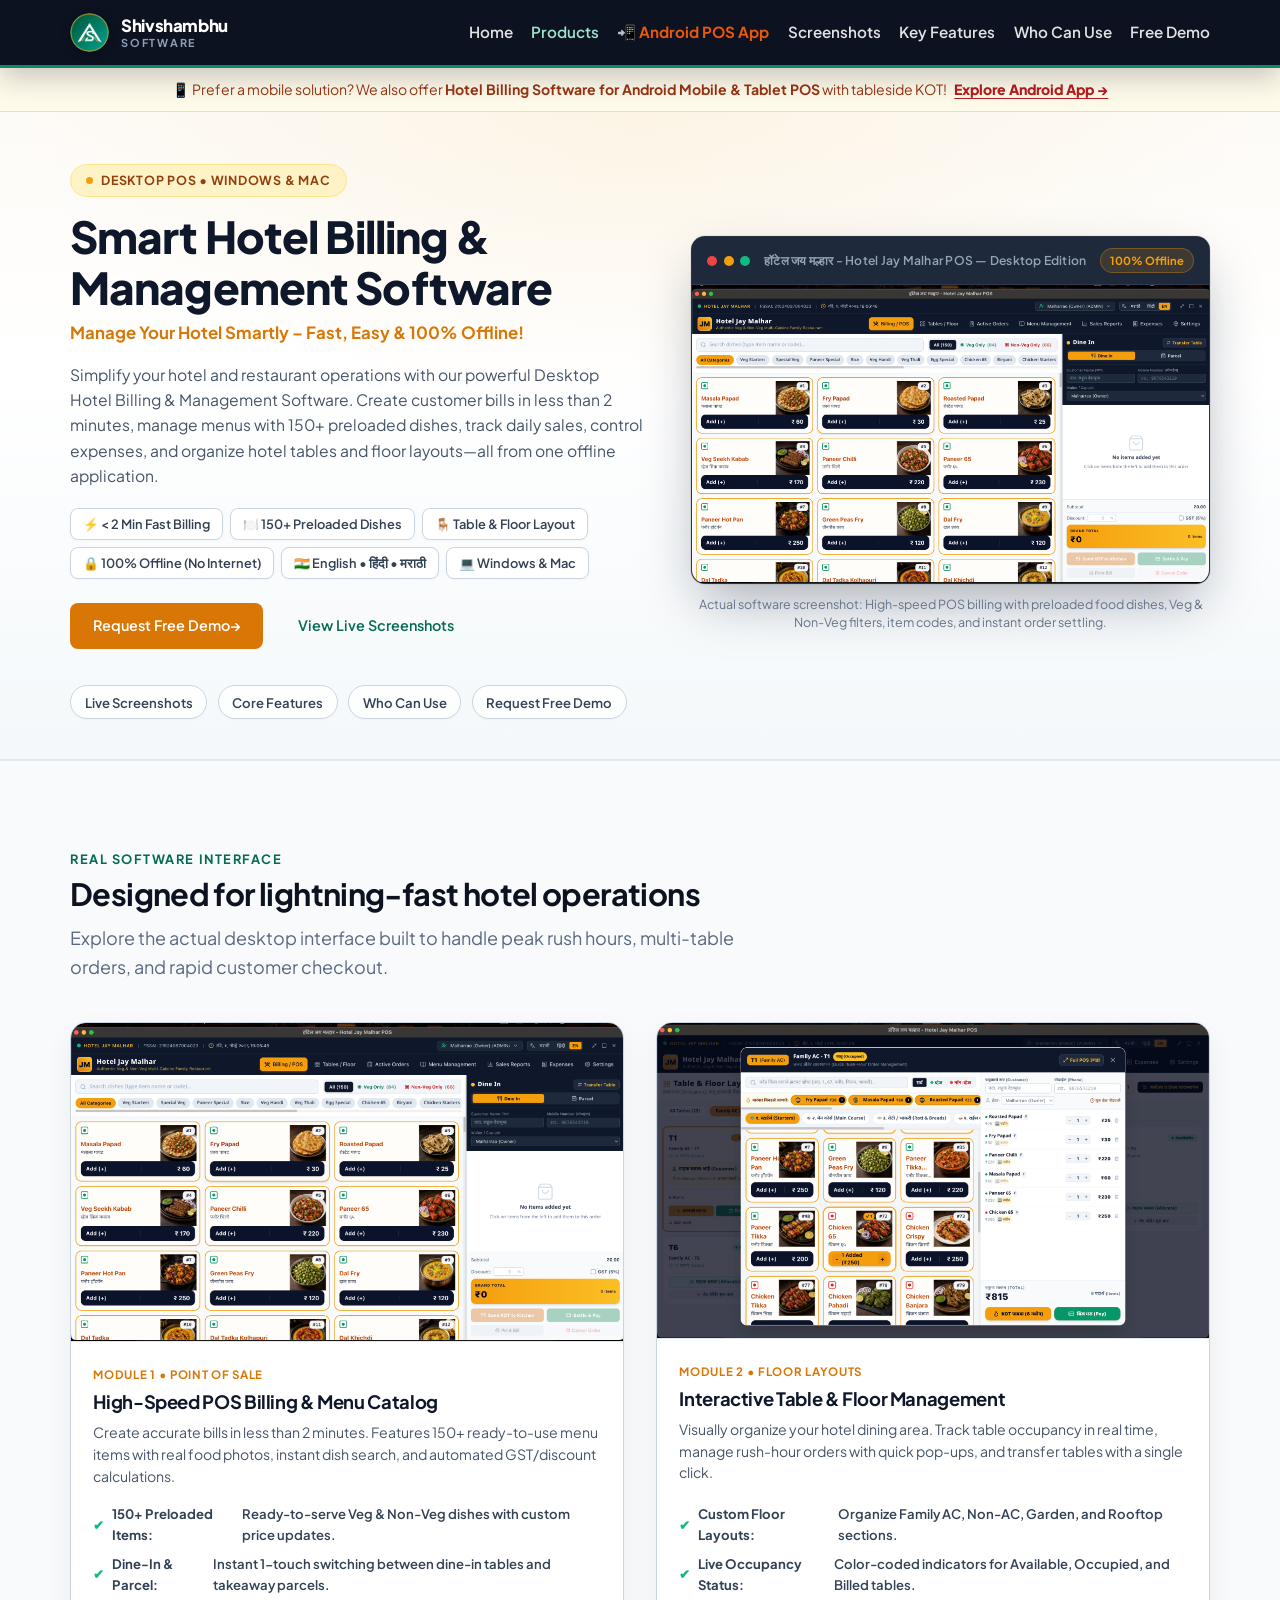
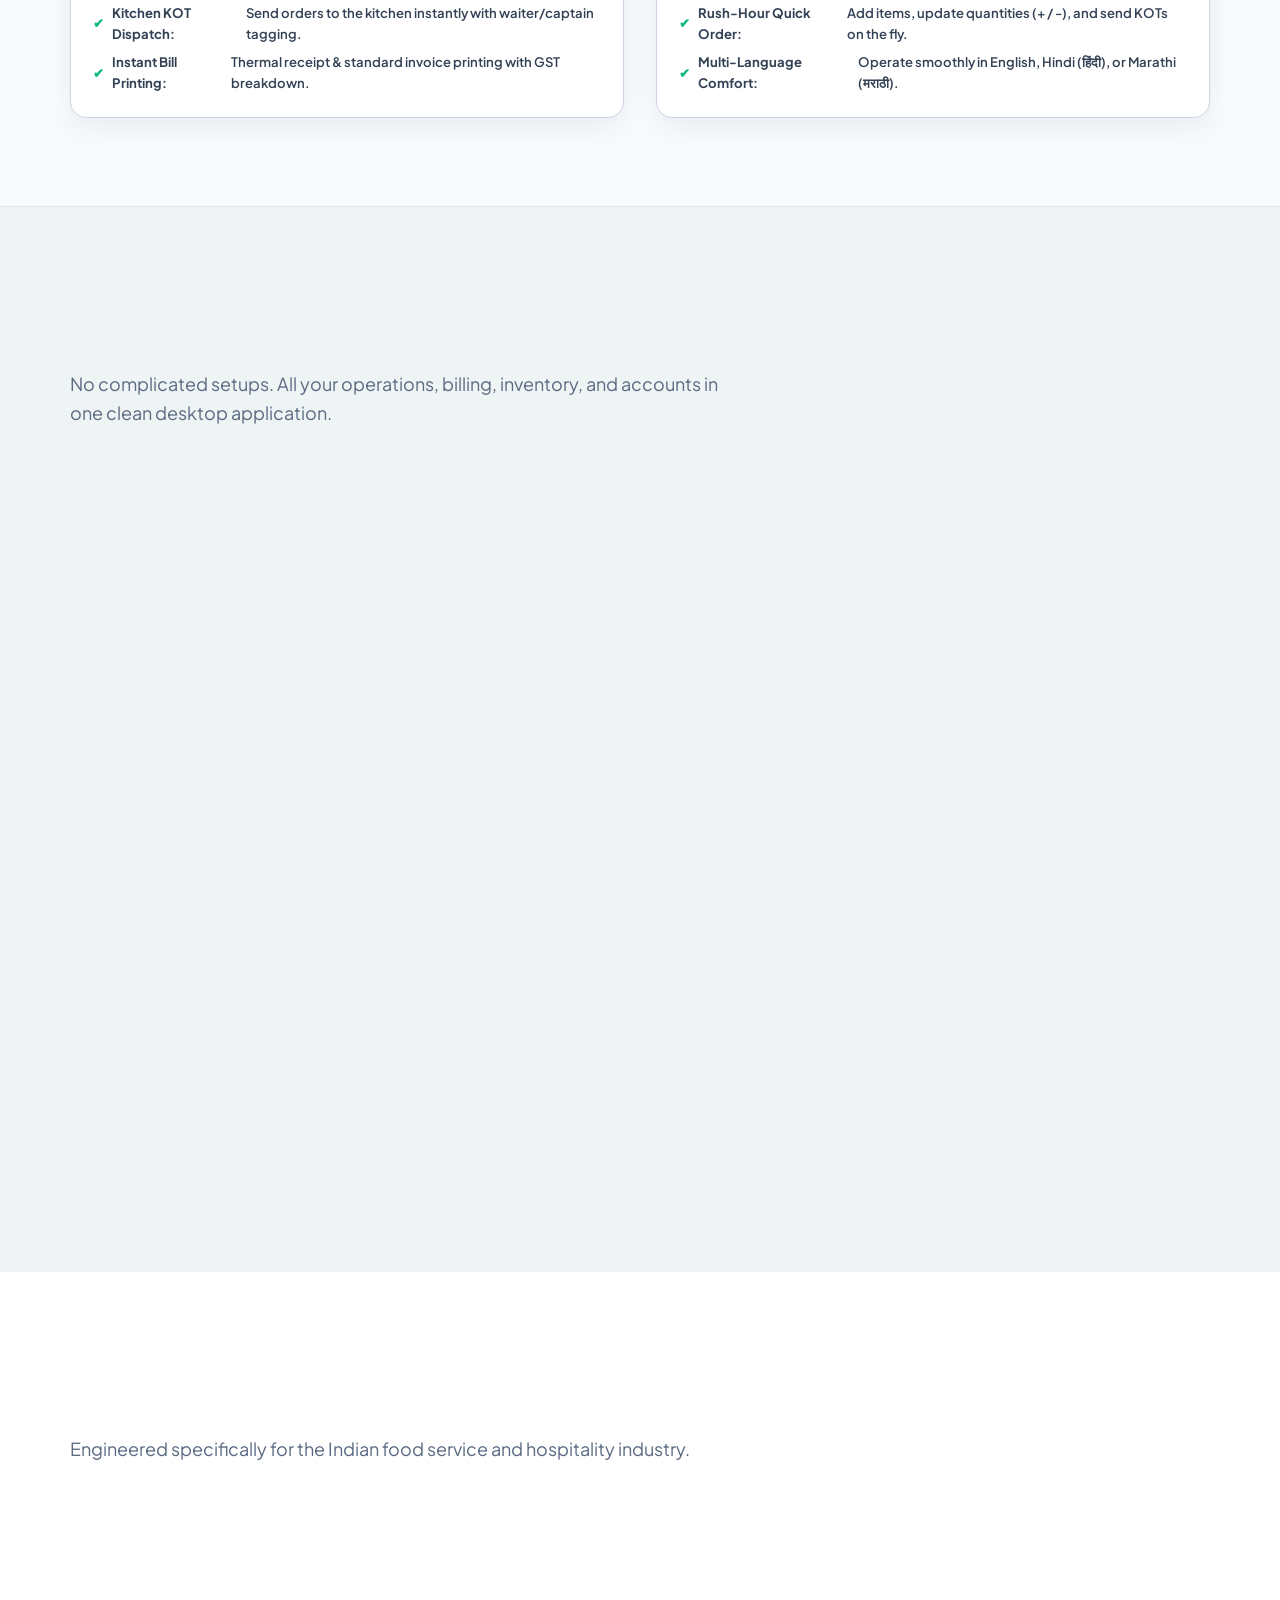
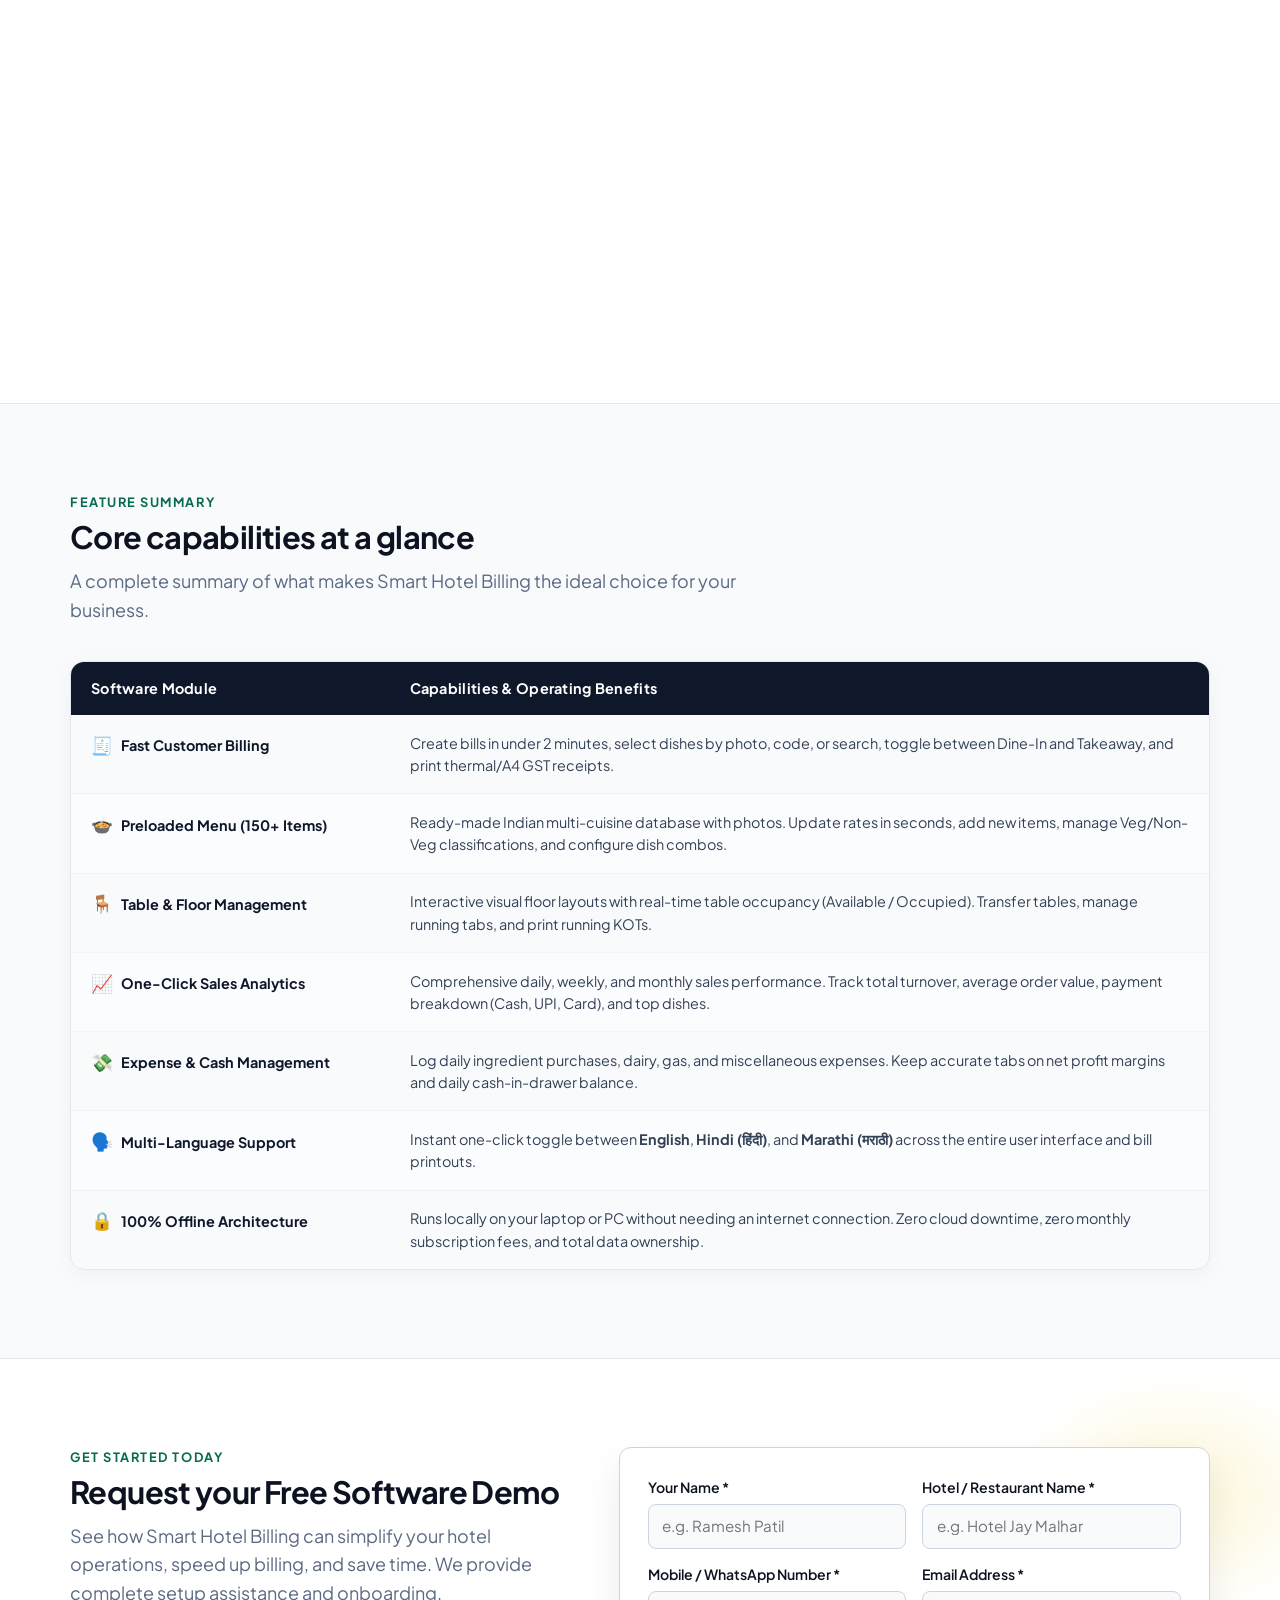
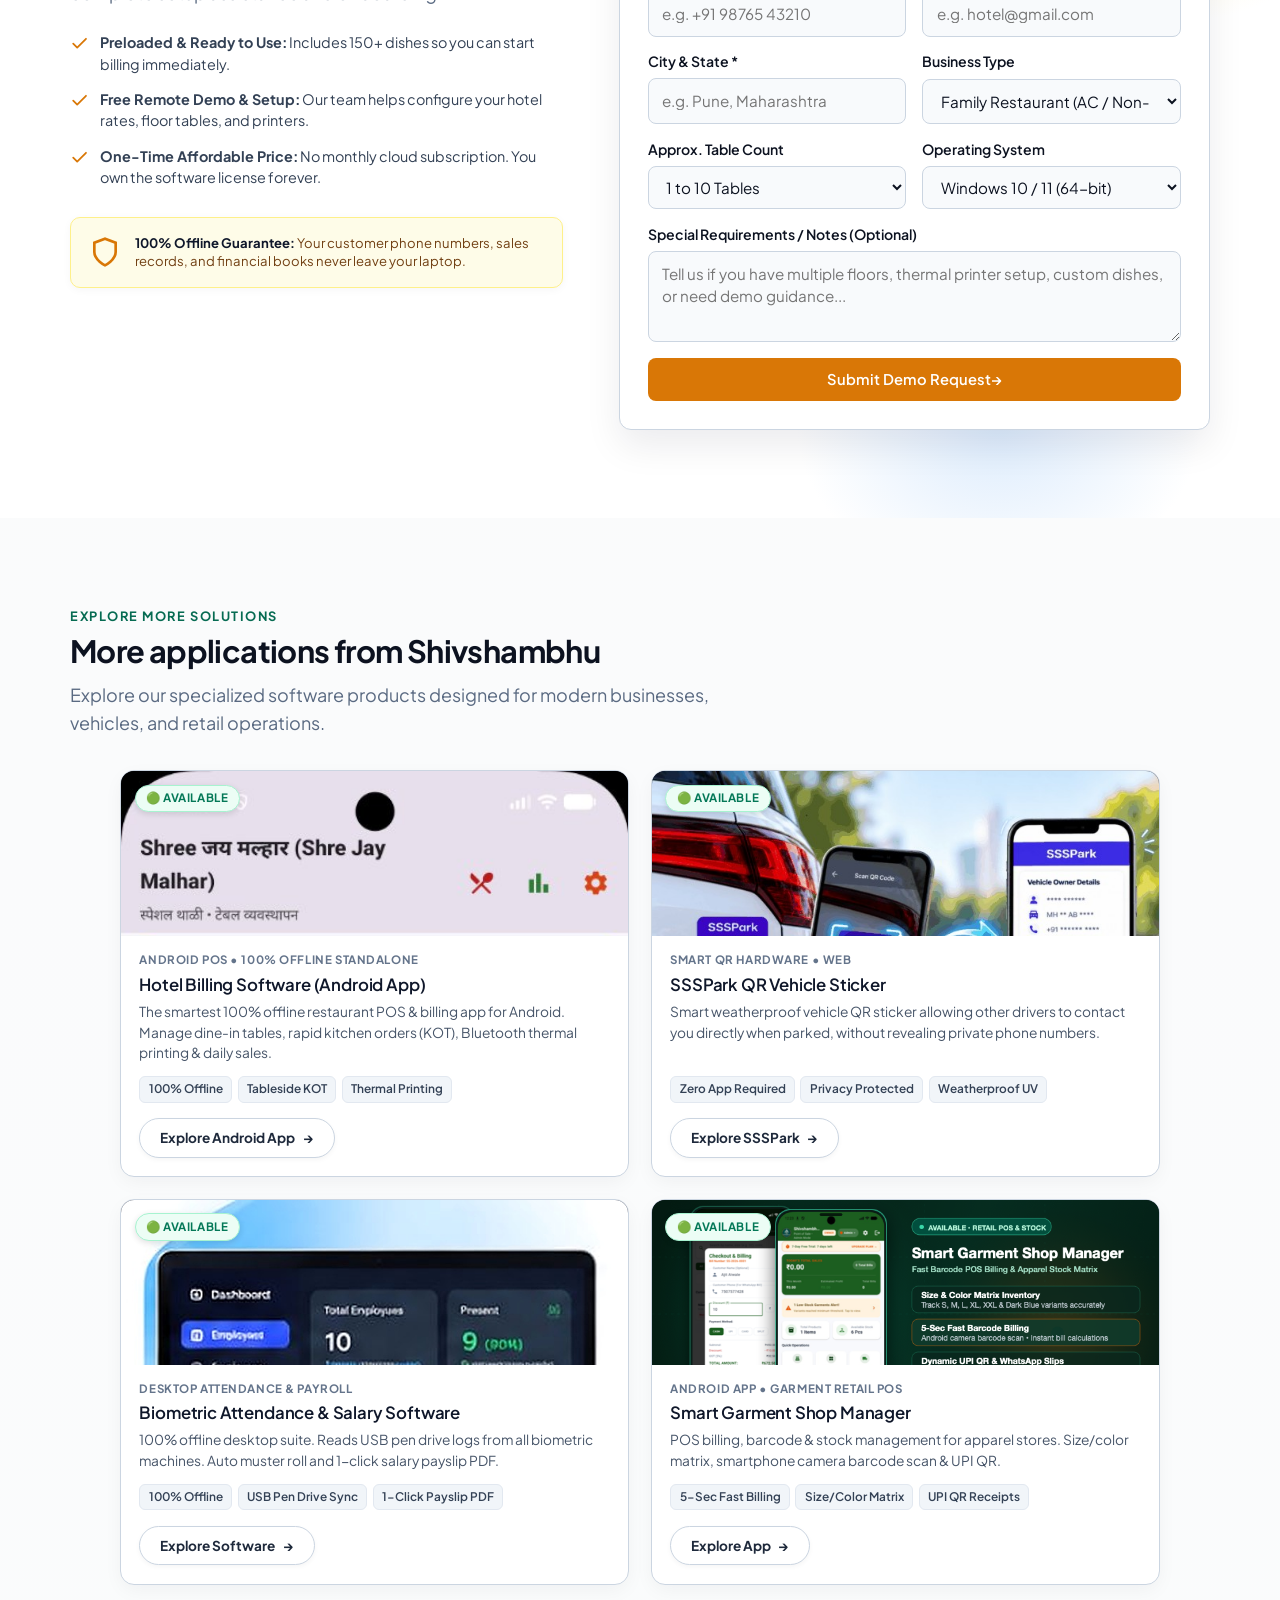
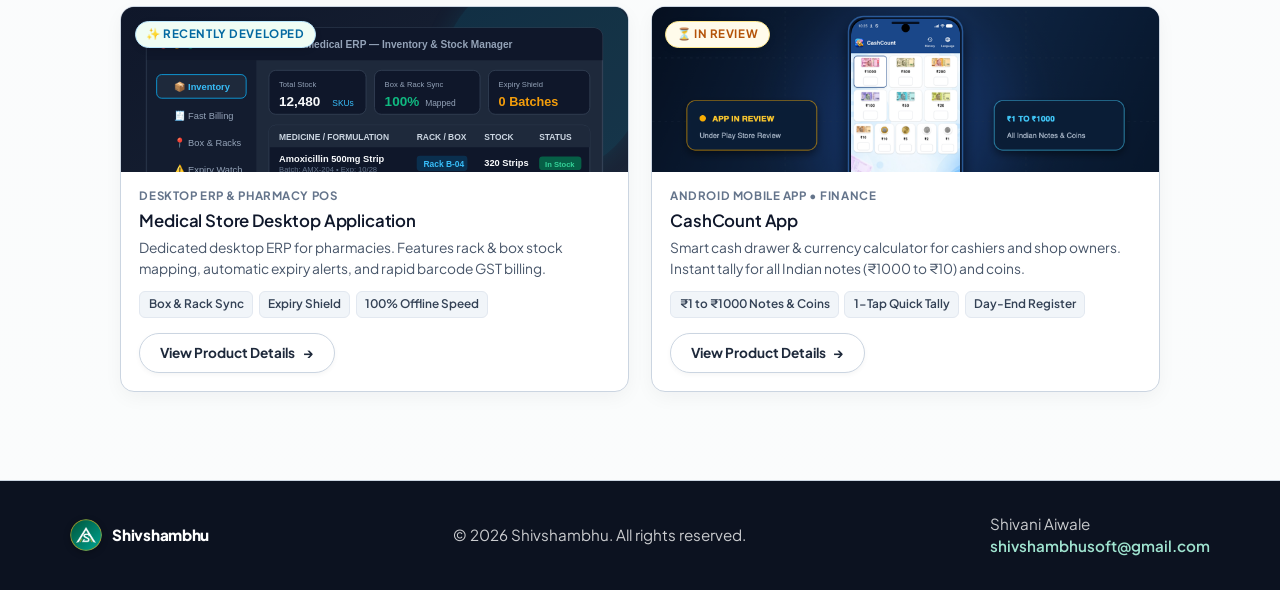
<file: hotel-desktop.html>
<!DOCTYPE html>
<html lang="en">
<head>
  <meta charset="UTF-8" />
  <meta name="viewport" content="width=device-width, initial-scale=1.0" />
  <meta name="description" content="100% offline desktop Hotel Billing & Management Software for Windows & Mac. Fast billing in < 2 mins, 150+ preloaded menu items, table/floor layout, KOT, and sales reports." />
  <meta name="theme-color" content="#0c1220" />
  <title>Smart Hotel Billing &amp; Management Software | Shivshambhu</title>

  <!-- Open Graph -->
  <meta property="og:type" content="website" />
  <meta property="og:title" content="Smart Hotel Billing &amp; Management Software — 100% Offline POS" />
  <meta property="og:description" content="Create bills in < 2 mins, manage 150+ menu items, track table occupancy, expenses, and sales. No internet required!" />
  <meta property="og:image" content="assets/hotel-billing-pos.png" />

  <!-- Favicon -->
  <link rel="icon" type="image/svg+xml" href="assets/favicon.svg?v=2.3" />
  <link rel="icon" type="image/png" sizes="32x32" href="assets/favicon-32.png" />
  <link rel="icon" type="image/png" sizes="64x64" href="assets/favicon-64.png" />
  <link rel="apple-touch-icon" href="assets/logo-192.png" />

  <!-- Fonts -->
  <link rel="preconnect" href="https://fonts.googleapis.com" />
  <link rel="preconnect" href="https://fonts.gstatic.com" crossorigin />
  <link href="https://fonts.googleapis.com/css2?family=Plus+Jakarta+Sans:wght@400;500;600;700;800&family=Source+Sans+3:wght@400;500;600;700&display=swap" rel="stylesheet" />
  
  <!-- Stylesheets -->
  <link rel="stylesheet" href="css/styles.css?v=2.5" />
  <link rel="stylesheet" href="css/hotel-desktop.css?v=1.0" />
</head>
<body class="product-page hotel-page">
  <a class="skip-link" href="#main">Skip to content</a>

  <!-- Header -->
  <header class="site-header" id="top">
    <div class="container header-inner">
      <a class="logo logo-lockup" href="index.html" aria-label="Shivshambhu home">
        <img class="logo-img" src="assets/logo-192.png" alt="Shivshambhu Logo" width="39" height="39" />
        <span class="logo-words">Shivshambhu<small>Software</small></span>
      </a>
      <button class="nav-toggle" type="button" aria-expanded="false" aria-controls="site-nav" aria-label="Open menu">
        <span class="nav-toggle-bar"></span>
        <span class="nav-toggle-bar"></span>
        <span class="nav-toggle-bar"></span>
      </button>
      <nav class="site-nav" id="site-nav" aria-label="Primary">
        <ul>
          <li><a href="index.html#home">Home</a></li>
          <li><a href="index.html#products" aria-current="page">Products</a></li>
          <li><a href="hotel-billing.html" style="color: #ea580c; font-weight: 700;">📲 Android POS App</a></li>
          <li><a href="#screenshots">Screenshots</a></li>
          <li><a href="#features">Key Features</a></li>
          <li><a href="#who-can-use">Who Can Use</a></li>
          <li><a href="#demo" class="nav-cta-link">Free Demo</a></li>
        </ul>
      </nav>
    </div>
  </header>

  <main id="main">
    <!-- Platform Switcher Pill Banner -->
    <div class="platform-switch-banner" style="background: #fffbeb; border-bottom: 1px solid #fed7aa; padding: 0.65rem 1rem; text-align: center; font-size: 0.88rem; color: #9a3412;">
      <span>📱 Prefer a mobile solution? We also offer <strong>Hotel Billing Software for Android Mobile &amp; Tablet POS</strong> with tableside KOT! <a href="hotel-billing.html" style="color: #b91c1c; font-weight: 800; text-decoration: underline; margin-left: 0.35rem;">Explore Android App &rarr;</a></span>
    </div>

    <!-- Hero Section -->
    <section class="hotel-hero" aria-labelledby="hotel-title">
      <div class="container hotel-hero-grid">
        <div class="hotel-hero-copy">
          <div class="hotel-badge-pill">
            <span class="hotel-badge-dot"></span>
            <span>Desktop POS • Windows &amp; Mac</span>
          </div>
          <h1 id="hotel-title">Smart Hotel Billing &amp; Management Software</h1>
          <p class="hotel-kicker">Manage Your Hotel Smartly – Fast, Easy &amp; 100% Offline!</p>
          <p class="lede">Simplify your hotel and restaurant operations with our powerful Desktop Hotel Billing &amp; Management Software. Create customer bills in less than 2 minutes, manage menus with 150+ preloaded dishes, track daily sales, control expenses, and organize hotel tables and floor layouts—all from one offline application.</p>

          <div class="hotel-spec-chips">
            <span class="hotel-spec-chip">⚡ &lt; 2 Min Fast Billing</span>
            <span class="hotel-spec-chip">🍽️ 150+ Preloaded Dishes</span>
            <span class="hotel-spec-chip">🪑 Table &amp; Floor Layout</span>
            <span class="hotel-spec-chip">🔒 100% Offline (No Internet)</span>
            <span class="hotel-spec-chip">🇮🇳 English • हिंदी • मराठी</span>
            <span class="hotel-spec-chip">💻 Windows &amp; Mac</span>
          </div>

          <div class="hotel-actions">
            <a class="btn btn-hotel-primary" href="#demo">Request Free Demo <span aria-hidden="true">→</span></a>
            <a class="btn btn-line" href="#screenshots">View Live Screenshots</a>
          </div>

          <nav class="hotel-jumps" aria-label="Quick links on this page">
            <a href="#screenshots">Live Screenshots</a>
            <a href="#features">Core Features</a>
            <a href="#who-can-use">Who Can Use</a>
            <a href="#demo">Request Free Demo</a>
          </nav>
        </div>

        <figure class="hotel-stage">
          <div class="hotel-window-frame">
            <div class="hotel-window-bar">
              <div class="hotel-window-dots" aria-hidden="true">
                <span class="hotel-dot-red"></span>
                <span class="hotel-dot-yellow"></span>
                <span class="hotel-dot-green"></span>
              </div>
              <span class="hotel-window-title">हॉटेल जय मल्हार - Hotel Jay Malhar POS — Desktop Edition</span>
              <span class="hotel-window-status">100% Offline</span>
            </div>
            <div class="hotel-window-screen">
              <img src="assets/hotel-billing-pos.png" alt="Smart Hotel Billing Software POS screen showing 150 preloaded dishes with real photos, category filters, and quick Dine-in/Parcel billing pane." width="1024" height="591" />
            </div>
          </div>
          <p class="hotel-stage-caption">Actual software screenshot: High-speed POS billing with preloaded food dishes, Veg &amp; Non-Veg filters, item codes, and instant order settling.</p>
        </figure>
      </div>
    </section>

    <!-- Section 1: In-Depth Live Software Screenshots -->
    <section class="section hotel-screens-section" id="screenshots">
      <div class="container">
        <div class="section-head text-center">
          <p class="eyebrow">Real Software Interface</p>
          <h2>Designed for lightning-fast <span>hotel operations</span></h2>
          <p class="lede">Explore the actual desktop interface built to handle peak rush hours, multi-table orders, and rapid customer checkout.</p>
        </div>

        <div class="hotel-screens-grid">
          <!-- Screen 1: POS Billing Engine -->
          <article class="hotel-screen-card reveal">
            <div class="hotel-screen-media">
              <img src="assets/hotel-billing-pos.png" alt="Fast Customer POS Billing screen with preloaded dishes, item photos, and billing panel" width="1024" height="591" loading="lazy" />
            </div>
            <div class="hotel-screen-body">
              <span class="hotel-screen-tag">Module 1 • Point of Sale</span>
              <h3>High-Speed POS Billing &amp; Menu Catalog</h3>
              <p>Create accurate bills in less than 2 minutes. Features 150+ ready-to-use menu items with real food photos, instant dish search, and automated GST/discount calculations.</p>
              <ul class="hotel-screen-features">
                <li><span>✔</span> <strong>150+ Preloaded Items:</strong> Ready-to-serve Veg &amp; Non-Veg dishes with custom price updates.</li>
                <li><span>✔</span> <strong>Dine-In &amp; Parcel:</strong> Instant 1-touch switching between dine-in tables and takeaway parcels.</li>
                <li><span>✔</span> <strong>Kitchen KOT Dispatch:</strong> Send orders to the kitchen instantly with waiter/captain tagging.</li>
                <li><span>✔</span> <strong>Instant Bill Printing:</strong> Thermal receipt &amp; standard invoice printing with GST breakdown.</li>
              </ul>
            </div>
          </article>

          <!-- Screen 2: Table & Floor Layout Management -->
          <article class="hotel-screen-card reveal">
            <div class="hotel-screen-media">
              <img src="assets/hotel-tables-floor.png" alt="Table and Floor Layout Management screen showing occupied tables and quick rush-hour order popup" width="1024" height="585" loading="lazy" />
            </div>
            <div class="hotel-screen-body">
              <span class="hotel-screen-tag">Module 2 • Floor Layouts</span>
              <h3>Interactive Table &amp; Floor Management</h3>
              <p>Visually organize your hotel dining area. Track table occupancy in real time, manage rush-hour orders with quick pop-ups, and transfer tables with a single click.</p>
              <ul class="hotel-screen-features">
                <li><span>✔</span> <strong>Custom Floor Layouts:</strong> Organize Family AC, Non-AC, Garden, and Rooftop sections.</li>
                <li><span>✔</span> <strong>Live Occupancy Status:</strong> Color-coded indicators for Available, Occupied, and Billed tables.</li>
                <li><span>✔</span> <strong>Rush-Hour Quick Order:</strong> Add items, update quantities (+ / -), and send KOTs on the fly.</li>
                <li><span>✔</span> <strong>Multi-Language Comfort:</strong> Operate smoothly in English, Hindi (हिंदी), or Marathi (मराठी).</li>
              </ul>
            </div>
          </article>
        </div>
      </div>
    </section>

    <!-- Section 2: Key Features Grid -->
    <section class="section" id="features">
      <div class="container">
        <div class="section-head text-center">
          <p class="eyebrow">Key Capabilities</p>
          <h2>Everything your hotel needs to <span>grow and profit</span></h2>
          <p class="lede">No complicated setups. All your operations, billing, inventory, and accounts in one clean desktop application.</p>
        </div>

        <ul class="hotel-benefits-grid">
          <!-- Feature 1 -->
          <li class="hotel-benefit-card reveal">
            <div class="hotel-card-icon" aria-hidden="true">⚡</div>
            <h3>Fast Customer Billing</h3>
            <p>Generate customer invoices in under 2 minutes. Quickly add menu items, adjust quantities, apply discounts, and print clean GST receipts without keeping customers waiting.</p>
          </li>

          <!-- Feature 2 -->
          <li class="hotel-benefit-card reveal">
            <div class="hotel-card-icon" aria-hidden="true">🍽️</div>
            <h3>150+ Preloaded Menu Items</h3>
            <p>Comes preloaded with more than 150 popular Indian starters, main courses, rotis, rice, and beverages. Easily modify prices to match your hotel menu or add your own specialty dishes.</p>
          </li>

          <!-- Feature 3 -->
          <li class="hotel-benefit-card reveal">
            <div class="hotel-card-icon" aria-hidden="true">🪑</div>
            <h3>Table &amp; Floor Management</h3>
            <p>Customize your hotel floor plan to match your physical structure. Monitor table availability, see which tables are occupied, manage running table tabs, and transfer tables effortlessly.</p>
          </li>

          <!-- Feature 4 -->
          <li class="hotel-benefit-card reveal">
            <div class="hotel-card-icon" aria-hidden="true">📊</div>
            <h3>One-Click Sales Reports</h3>
            <p>Track your daily, weekly, and monthly business revenue. Analyze best-selling food items, peak dining hours, payment modes, and overall hotel profitability in a single click.</p>
          </li>

          <!-- Feature 5 -->
          <li class="hotel-benefit-card reveal">
            <div class="hotel-card-icon" aria-hidden="true">💰</div>
            <h3>Expense &amp; Cost Control</h3>
            <p>Record daily vegetable, dairy, grocery, and gas purchases. Track operational costs, vendor payouts, and staff advances to maintain full visibility over your restaurant profit margins.</p>
          </li>

          <!-- Feature 6 -->
          <li class="hotel-benefit-card reveal">
            <div class="hotel-card-icon" aria-hidden="true">🇮🇳</div>
            <h3>Three-Language Support</h3>
            <p>Switch between <strong>English</strong>, <strong>Hindi (हिंदी)</strong>, and <strong>Marathi (मराठी)</strong> instantly. Empowers captains, cashiers, and kitchen supervisors to operate with total ease.</p>
          </li>

          <!-- Feature 7 -->
          <li class="hotel-benefit-card reveal">
            <div class="hotel-card-icon" aria-hidden="true">🔒</div>
            <h3>100% Offline &amp; Private</h3>
            <p>Zero internet required. No recurring monthly cloud subscription bills. All your customer contact details, daily bills, and sales data remain 100% safe on your local computer.</p>
          </li>
        </ul>
      </div>
    </section>

    <!-- Section 3: Who Can Use This Software -->
    <section class="section hotel-users-section" id="who-can-use">
      <div class="container">
        <div class="section-head text-center">
          <p class="eyebrow">Versatile Solution</p>
          <h2>Who can use <span>Smart Hotel Billing?</span></h2>
          <p class="lede">Engineered specifically for the Indian food service and hospitality industry.</p>
        </div>

        <div class="hotel-users-grid">
          <!-- User 1 -->
          <div class="hotel-user-card reveal">
            <div class="hotel-user-icon" aria-hidden="true">🏨</div>
            <h3>Hotels &amp; Lodges</h3>
            <p>Manage dine-in, room dining, and hotel restaurant billing with multi-table support.</p>
          </div>

          <!-- User 2 -->
          <div class="hotel-user-card reveal">
            <div class="hotel-user-icon" aria-hidden="true">🍽️</div>
            <h3>Family Restaurants</h3>
            <p>Multi-cuisine dining, Family AC &amp; Non-AC section management, and KOT dispatch.</p>
          </div>

          <!-- User 3 -->
          <div class="hotel-user-card reveal">
            <div class="hotel-user-icon" aria-hidden="true">☕</div>
            <h3>Cafes &amp; Coffee Shops</h3>
            <p>Fast counter billing, quick order customization, and instant parcel packing tabs.</p>
          </div>

          <!-- User 4 -->
          <div class="hotel-user-card reveal">
            <div class="hotel-user-icon" aria-hidden="true">🍛</div>
            <h3>Dhabas &amp; Highway Diners</h3>
            <p>Built for high-volume rush hours, rapid table turnover, and offline reliability.</p>
          </div>

          <!-- User 5 -->
          <div class="hotel-user-card reveal">
            <div class="hotel-user-icon" aria-hidden="true">🍕</div>
            <h3>Food Outlets &amp; QSRs</h3>
            <p>Quick service billing, token generation, and fast customer checkout in seconds.</p>
          </div>

          <!-- User 6 -->
          <div class="hotel-user-card reveal">
            <div class="hotel-user-icon" aria-hidden="true">🍰</div>
            <h3>Sweet Shops &amp; Bakeries</h3>
            <p>Item weight &amp; unit billing, barcode scanning, and daily sales tracking.</p>
          </div>

          <!-- User 7 -->
          <div class="hotel-user-card reveal">
            <div class="hotel-user-icon" aria-hidden="true">🥡</div>
            <h3>Cloud Kitchens</h3>
            <p>Direct parcel order tracking, kitchen prep tickets, and expense management.</p>
          </div>

          <!-- User 8 -->
          <div class="hotel-user-card reveal">
            <div class="hotel-user-icon" aria-hidden="true">🍹</div>
            <h3>Juice &amp; Snack Centers</h3>
            <p>One-touch quick item keys, rush-hour counter sales, and day-end cash tally.</p>
          </div>
        </div>
      </div>
    </section>

    <!-- Section 4: Core Features Breakdown Table -->
    <section class="section hotel-features-section">
      <div class="container">
        <div class="section-head text-center">
          <p class="eyebrow">Feature Summary</p>
          <h2>Core capabilities <span>at a glance</span></h2>
          <p class="lede">A complete summary of what makes Smart Hotel Billing the ideal choice for your business.</p>
        </div>

        <div class="hotel-feature-table-wrap reveal">
          <table class="hotel-feature-table" aria-label="Smart Hotel Billing core feature comparison table">
            <thead>
              <tr>
                <th scope="col">Software Module</th>
                <th scope="col">Capabilities &amp; Operating Benefits</th>
              </tr>
            </thead>
            <tbody>
              <tr>
                <td>
                  <div class="hotel-feat-name">
                    <span aria-hidden="true">🧾</span> Fast Customer Billing
                  </div>
                </td>
                <td>Create bills in under 2 minutes, select dishes by photo, code, or search, toggle between Dine-In and Takeaway, and print thermal/A4 GST receipts.</td>
              </tr>
              <tr>
                <td>
                  <div class="hotel-feat-name">
                    <span aria-hidden="true">🍲</span> Preloaded Menu (150+ Items)
                  </div>
                </td>
                <td>Ready-made Indian multi-cuisine database with photos. Update rates in seconds, add new items, manage Veg/Non-Veg classifications, and configure dish combos.</td>
              </tr>
              <tr>
                <td>
                  <div class="hotel-feat-name">
                    <span aria-hidden="true">🪑</span> Table &amp; Floor Management
                  </div>
                </td>
                <td>Interactive visual floor layouts with real-time table occupancy (Available / Occupied). Transfer tables, manage running tabs, and print running KOTs.</td>
              </tr>
              <tr>
                <td>
                  <div class="hotel-feat-name">
                    <span aria-hidden="true">📈</span> One-Click Sales Analytics
                  </div>
                </td>
                <td>Comprehensive daily, weekly, and monthly sales performance. Track total turnover, average order value, payment breakdown (Cash, UPI, Card), and top dishes.</td>
              </tr>
              <tr>
                <td>
                  <div class="hotel-feat-name">
                    <span aria-hidden="true">💸</span> Expense &amp; Cash Management
                  </div>
                </td>
                <td>Log daily ingredient purchases, dairy, gas, and miscellaneous expenses. Keep accurate tabs on net profit margins and daily cash-in-drawer balance.</td>
              </tr>
              <tr>
                <td>
                  <div class="hotel-feat-name">
                    <span aria-hidden="true">🗣️</span> Multi-Language Support
                  </div>
                </td>
                <td>Instant one-click toggle between <strong>English</strong>, <strong>Hindi (हिंदी)</strong>, and <strong>Marathi (मराठी)</strong> across the entire user interface and bill printouts.</td>
              </tr>
              <tr>
                <td>
                  <div class="hotel-feat-name">
                    <span aria-hidden="true">🔒</span> 100% Offline Architecture
                  </div>
                </td>
                <td>Runs locally on your laptop or PC without needing an internet connection. Zero cloud downtime, zero monthly subscription fees, and total data ownership.</td>
              </tr>
            </tbody>
          </table>
        </div>
      </div>
    </section>

    <!-- Section 5: Free Demo & Trial Request Form -->
    <section class="section hotel-demo-section" id="demo">
      <div class="container hotel-demo-grid">
        <div class="hotel-demo-intro">
          <p class="eyebrow">Get Started Today</p>
          <h2>Request your <span>Free Software Demo</span></h2>
          <p class="lede">See how Smart Hotel Billing can simplify your hotel operations, speed up billing, and save time. We provide complete setup assistance and onboarding.</p>

          <ul class="hotel-demo-points">
            <li>
              <svg viewBox="0 0 24 24" aria-hidden="true"><polyline points="20 6 9 17 4 12"/></svg>
              <span><strong>Preloaded &amp; Ready to Use:</strong> Includes 150+ dishes so you can start billing immediately.</span>
            </li>
            <li>
              <svg viewBox="0 0 24 24" aria-hidden="true"><polyline points="20 6 9 17 4 12"/></svg>
              <span><strong>Free Remote Demo &amp; Setup:</strong> Our team helps configure your hotel rates, floor tables, and printers.</span>
            </li>
            <li>
              <svg viewBox="0 0 24 24" aria-hidden="true"><polyline points="20 6 9 17 4 12"/></svg>
              <span><strong>One-Time Affordable Price:</strong> No monthly cloud subscription. You own the software license forever.</span>
            </li>
          </ul>

          <div class="hotel-trust-banner">
            <svg viewBox="0 0 24 24" aria-hidden="true"><path d="M12 22s8-4 8-10V5l-8-3-8 3v7c0 6 8 10 8 10z"/></svg>
            <p><strong>100% Offline Guarantee:</strong> Your customer phone numbers, sales records, and financial books never leave your laptop.</p>
          </div>
        </div>

        <!-- Demo Request Form -->
        <form class="contact-form" id="hotel-form" novalidate>
          <div class="hotel-form-grid-2col">
            <div class="field">
              <label for="hotel-name">Your Name *</label>
              <input type="text" id="hotel-name" name="name" required placeholder="e.g. Ramesh Patil" autocomplete="name" />
            </div>

            <div class="field">
              <label for="hotel-business">Hotel / Restaurant Name *</label>
              <input type="text" id="hotel-business" name="business" required placeholder="e.g. Hotel Jay Malhar" />
            </div>

            <div class="field">
              <label for="hotel-phone">Mobile / WhatsApp Number *</label>
              <input type="tel" id="hotel-phone" name="phone" required placeholder="e.g. +91 98765 43210" autocomplete="tel" />
            </div>

            <div class="field">
              <label for="hotel-email">Email Address *</label>
              <input type="email" id="hotel-email" name="email" required placeholder="e.g. hotel@gmail.com" autocomplete="email" />
            </div>

            <div class="field">
              <label for="hotel-city">City &amp; State *</label>
              <input type="text" id="hotel-city" name="city" required placeholder="e.g. Pune, Maharashtra" />
            </div>

            <div class="field">
              <label for="hotel-type">Business Type</label>
              <select id="hotel-type" name="type">
                <option value="Family Restaurant">Family Restaurant (AC / Non-AC)</option>
                <option value="Hotel & Lodge">Hotel / Lodge with Dining</option>
                <option value="Cafe / Coffee Shop">Cafe / Coffee Shop</option>
                <option value="Dhaba / Highway Diner">Dhaba / Highway Diner</option>
                <option value="Fast Food / QSR">Fast Food Center / QSR</option>
                <option value="Sweet Shop / Bakery">Sweet Shop / Bakery</option>
                <option value="Other">Other Food Business</option>
              </select>
            </div>

            <div class="field">
              <label for="hotel-tables">Approx. Table Count</label>
              <select id="hotel-tables" name="tables">
                <option value="1-10 Tables">1 to 10 Tables</option>
                <option value="11-25 Tables">11 to 25 Tables</option>
                <option value="26-50 Tables">26 to 50 Tables</option>
                <option value="50+ Tables">50+ Tables / Multi-Floor</option>
                <option value="Counter / Parcel Only">Counter / Parcel Takeaway Only</option>
              </select>
            </div>

            <div class="field">
              <label for="hotel-os">Operating System</label>
              <select id="hotel-os" name="os">
                <option value="Windows 10/11">Windows 10 / 11 (64-bit)</option>
                <option value="macOS">macOS (Apple Silicon &amp; Intel)</option>
                <option value="Windows 7/8">Windows 7 / 8</option>
              </select>
            </div>

            <div class="field hotel-form-span-full">
              <label for="hotel-notes">Special Requirements / Notes (Optional)</label>
              <textarea id="hotel-notes" name="notes" rows="3" placeholder="Tell us if you have multiple floors, thermal printer setup, custom dishes, or need demo guidance..."></textarea>
            </div>
          </div>

          <button class="btn btn-hotel-primary" type="submit">Submit Demo Request <span aria-hidden="true">→</span></button>
          <p class="form-status" id="hotel-status" role="status" aria-live="polite" hidden></p>
        </form>
      </div>
    </section>

    <!-- Cross-Promotion: Other Products -->
    <section class="section section-alt" id="more-products">
      <div class="container">
        <div class="section-head text-center">
          <p class="eyebrow">Explore More Solutions</p>
          <h2>More applications from <span>Shivshambhu</span></h2>
          <p class="lede">Explore our specialized software products designed for modern businesses, vehicles, and retail operations.</p>
        </div>

        <div class="more-products-preview-grid">
          <!-- Hotel Billing Software (Android POS) -->
          <article class="more-prod-card reveal">
            <div class="more-prod-badge status-available">🟢 Available</div>
            <div class="more-prod-media">
              <img src="assets/hotel-app-mobile.jpg" alt="Hotel Billing Software 100% Offline Android Restaurant POS preview" loading="lazy" />
            </div>
            <div class="more-prod-content">
              <span class="more-prod-tag">Android POS • 100% Offline Standalone</span>
              <h3>Hotel Billing Software (Android App)</h3>
              <p>The smartest 100% offline restaurant POS &amp; billing app for Android. Manage dine-in tables, rapid kitchen orders (KOT), Bluetooth thermal printing &amp; daily sales.</p>
              <div class="more-prod-chips">
                <span>100% Offline</span>
                <span>Tableside KOT</span>
                <span>Thermal Printing</span>
              </div>
              <a class="btn btn-studio-line" href="hotel-billing.html">Explore Android App <span aria-hidden="true">→</span></a>
            </div>
          </article>

          <!-- SSSPark QR Vehicle Sticker -->
          <article class="more-prod-card reveal">
            <div class="more-prod-badge status-available">🟢 Available</div>
            <div class="more-prod-media">
              <img src="assets/ssspark-scan-flow.jpg" alt="SSSPark QR vehicle sticker scan flow" loading="lazy" />
            </div>
            <div class="more-prod-content">
              <span class="more-prod-tag">Smart QR Hardware • Web</span>
              <h3>SSSPark QR Vehicle Sticker</h3>
              <p>Smart weatherproof vehicle QR sticker allowing other drivers to contact you directly when parked, without revealing private phone numbers.</p>
              <div class="more-prod-chips">
                <span>Zero App Required</span>
                <span>Privacy Protected</span>
                <span>Weatherproof UV</span>
              </div>
              <a class="btn btn-studio-line" href="ssspark.html">Explore SSSPark <span aria-hidden="true">→</span></a>
            </div>
          </article>

          <!-- Biometric Attendance Software -->
          <article class="more-prod-card reveal">
            <div class="more-prod-badge status-available">🟢 Available</div>
            <div class="more-prod-media">
              <img src="assets/biometric-preview.jpg" alt="Biometric Attendance & Salary Management Desktop Software dashboard screen" loading="lazy" />
            </div>
            <div class="more-prod-content">
              <span class="more-prod-tag">Desktop Attendance &amp; Payroll</span>
              <h3>Biometric Attendance &amp; Salary Software</h3>
              <p>100% offline desktop suite. Reads USB pen drive logs from all biometric machines. Auto muster roll and 1-click salary payslip PDF.</p>
              <div class="more-prod-chips">
                <span>100% Offline</span>
                <span>USB Pen Drive Sync</span>
                <span>1-Click Payslip PDF</span>
              </div>
              <a class="btn btn-studio-line" href="biometric-attendance.html">Explore Software <span aria-hidden="true">→</span></a>
            </div>
          </article>

          <!-- Smart Garment Shop Manager -->
          <article class="more-prod-card reveal">
            <div class="more-prod-badge status-available">🟢 Available</div>
            <div class="more-prod-media">
              <img src="assets/shop-manage-preview.png" alt="Smart Garment Shop Manager app preview" loading="lazy" />
            </div>
            <div class="more-prod-content">
              <span class="more-prod-tag">Android App • Garment Retail POS</span>
              <h3>Smart Garment Shop Manager</h3>
              <p>POS billing, barcode &amp; stock management for apparel stores. Size/color matrix, smartphone camera barcode scan &amp; UPI QR.</p>
              <div class="more-prod-chips">
                <span>5-Sec Fast Billing</span>
                <span>Size/Color Matrix</span>
                <span>UPI QR Receipts</span>
              </div>
              <a class="btn btn-studio-line" href="shop-manage.html">Explore App <span aria-hidden="true">→</span></a>
            </div>
          </article>

          <!-- Medical Store Desktop ERP -->
          <article class="more-prod-card reveal">
            <div class="more-prod-badge status-recent">✨ Recently Developed</div>
            <div class="more-prod-media">
              <img src="assets/medical-app-preview.svg" alt="Medical Store Desktop Application stock and rack management interface" loading="lazy" />
            </div>
            <div class="more-prod-content">
              <span class="more-prod-tag">Desktop ERP &amp; Pharmacy POS</span>
              <h3>Medical Store Desktop Application</h3>
              <p>Dedicated desktop ERP for pharmacies. Features rack &amp; box stock mapping, automatic expiry alerts, and rapid barcode GST billing.</p>
              <div class="more-prod-chips">
                <span>Box &amp; Rack Sync</span>
                <span>Expiry Shield</span>
                <span>100% Offline Speed</span>
              </div>
              <a class="btn btn-studio-line" href="index.html#products">View Product Details <span aria-hidden="true">→</span></a>
            </div>
          </article>

          <!-- CashCount App -->
          <article class="more-prod-card reveal">
            <div class="more-prod-badge status-soon">⏳ In Review</div>
            <div class="more-prod-media">
              <img src="assets/cashcount-preview.png?v=2" alt="CashCount smart cash denomination tally mobile app" loading="lazy" />
            </div>
            <div class="more-prod-content">
              <span class="more-prod-tag">Android Mobile App • Finance</span>
              <h3>CashCount App</h3>
              <p>Smart cash drawer &amp; currency calculator for cashiers and shop owners. Instant tally for all Indian notes (₹1000 to ₹10) and coins.</p>
              <div class="more-prod-chips">
                <span>₹1 to ₹1000 Notes &amp; Coins</span>
                <span>1-Tap Quick Tally</span>
                <span>Day-End Register</span>
              </div>
              <a class="btn btn-studio-line" href="index.html#products">View Product Details <span aria-hidden="true">→</span></a>
            </div>
          </article>
        </div>
      </div>
    </section>
  </main>

  <!-- Footer -->
  <footer class="site-footer">
    <div class="container footer-inner">
      <div class="footer-brand-wrap">
        <img class="footer-logo" src="assets/logo-192.png" alt="Shivshambhu Logo" width="32" height="32" />
        <p class="footer-brand">Shivshambhu</p>
      </div>
      <p class="footer-copy">&copy; <span id="year"></span> Shivshambhu. All rights reserved.</p>
      <p class="footer-person">Shivani Aiwale<br /><a href="mailto:shivshambhusoft@gmail.com">shivshambhusoft@gmail.com</a></p>
    </div>
  </footer>

  <script src="js/main.js?v=2.5"></script>
</body>
</html>
</file>
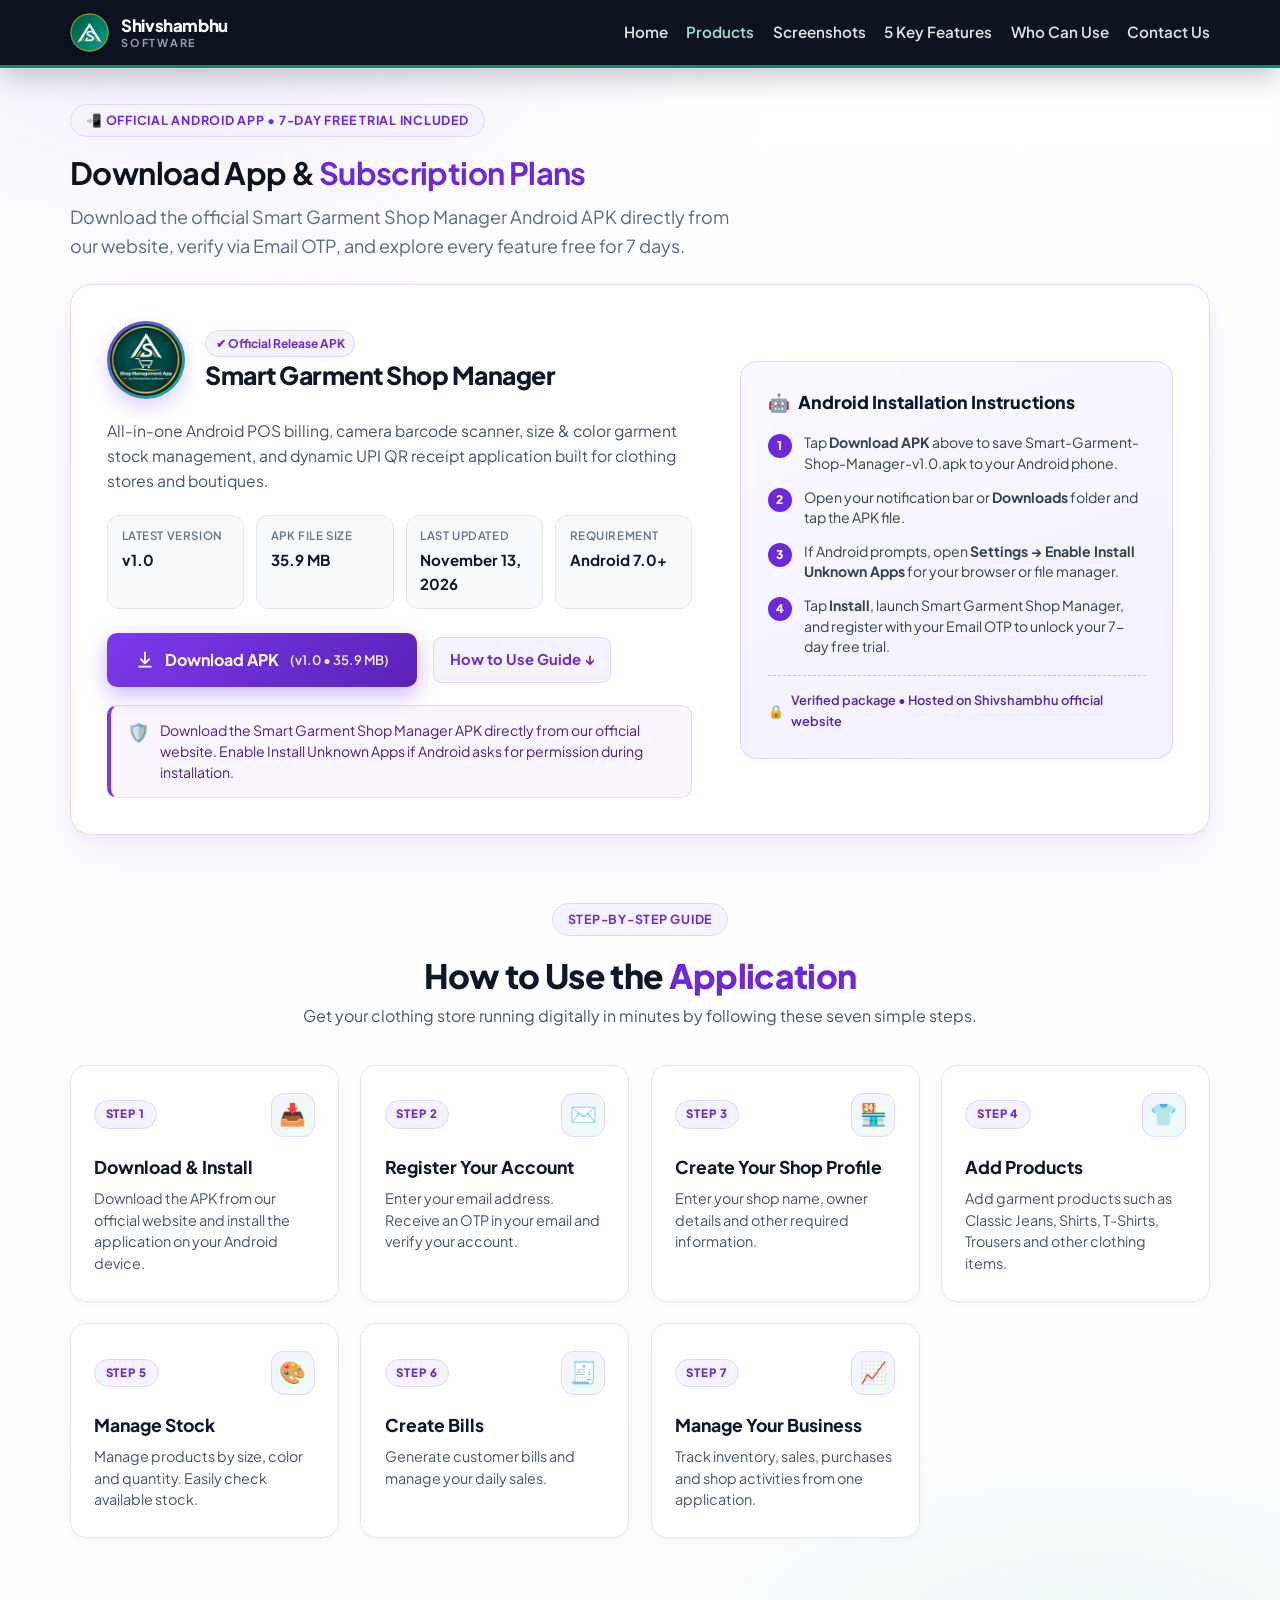
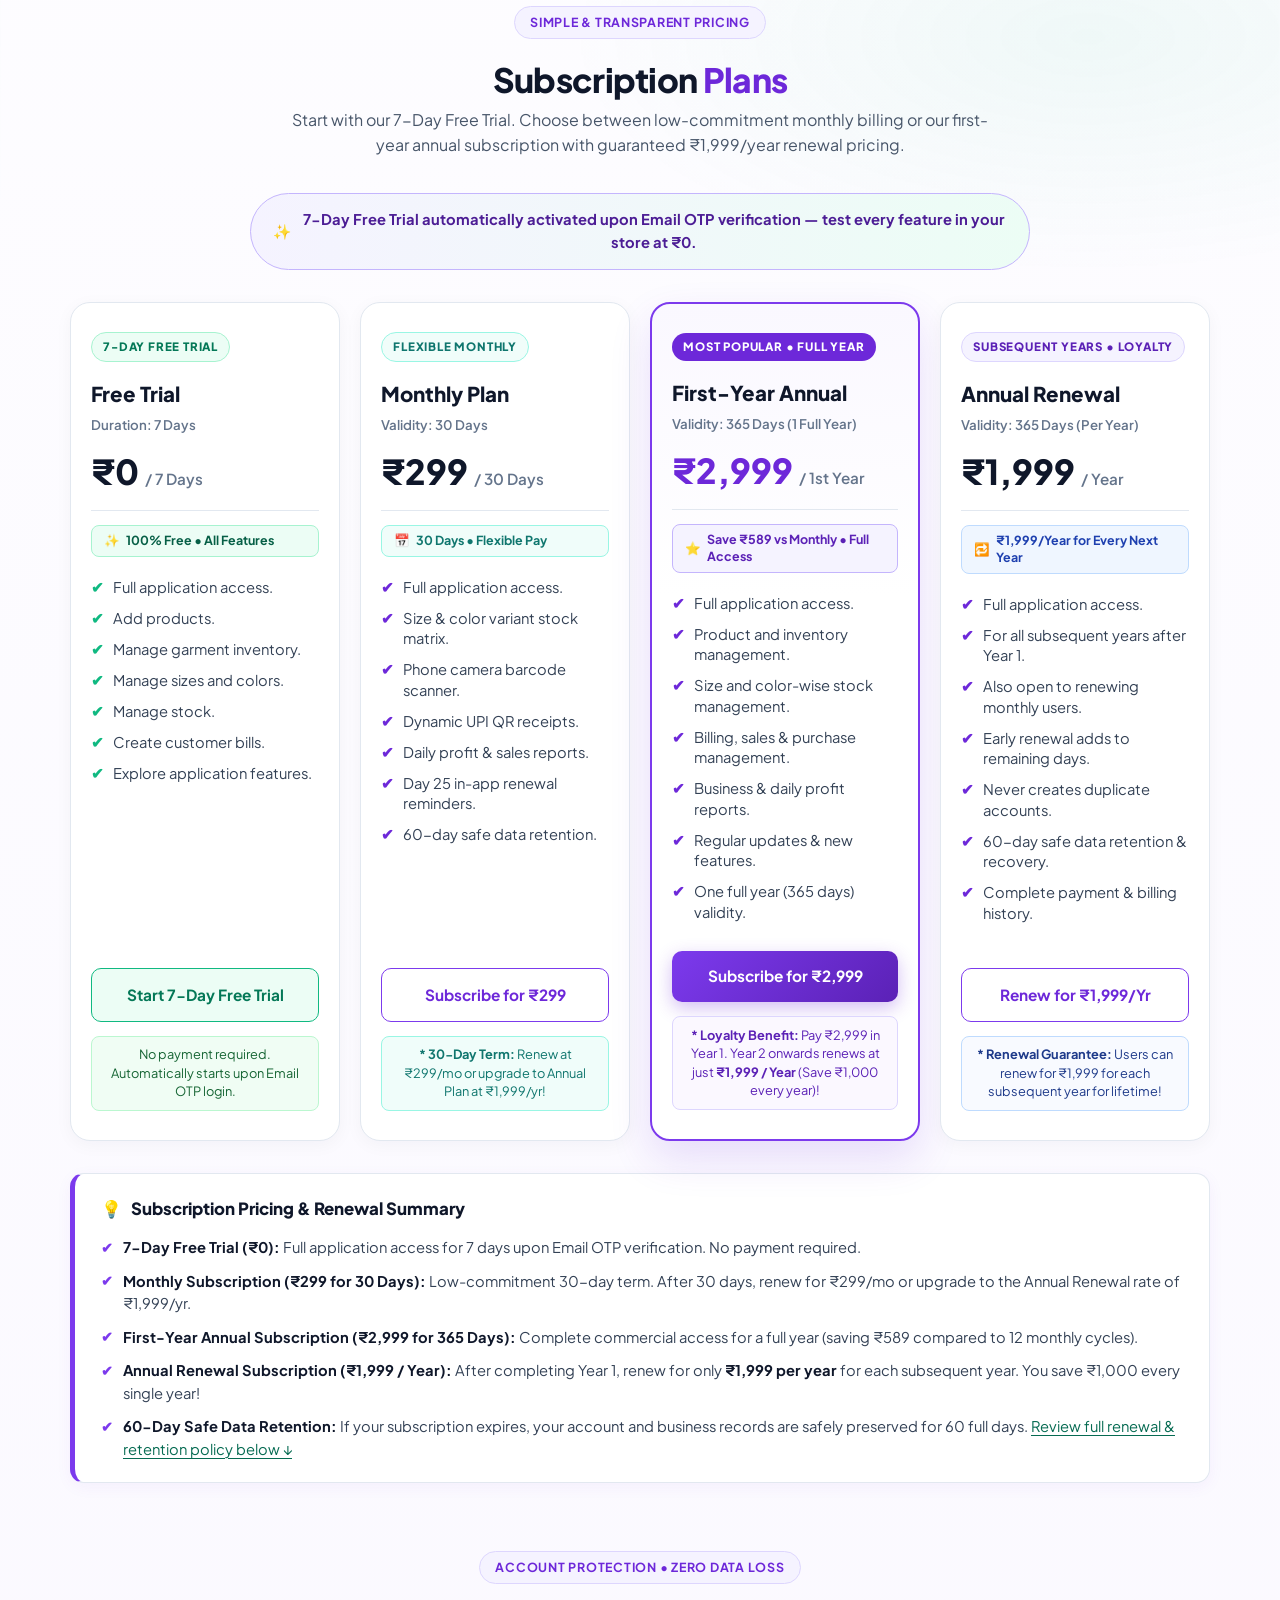
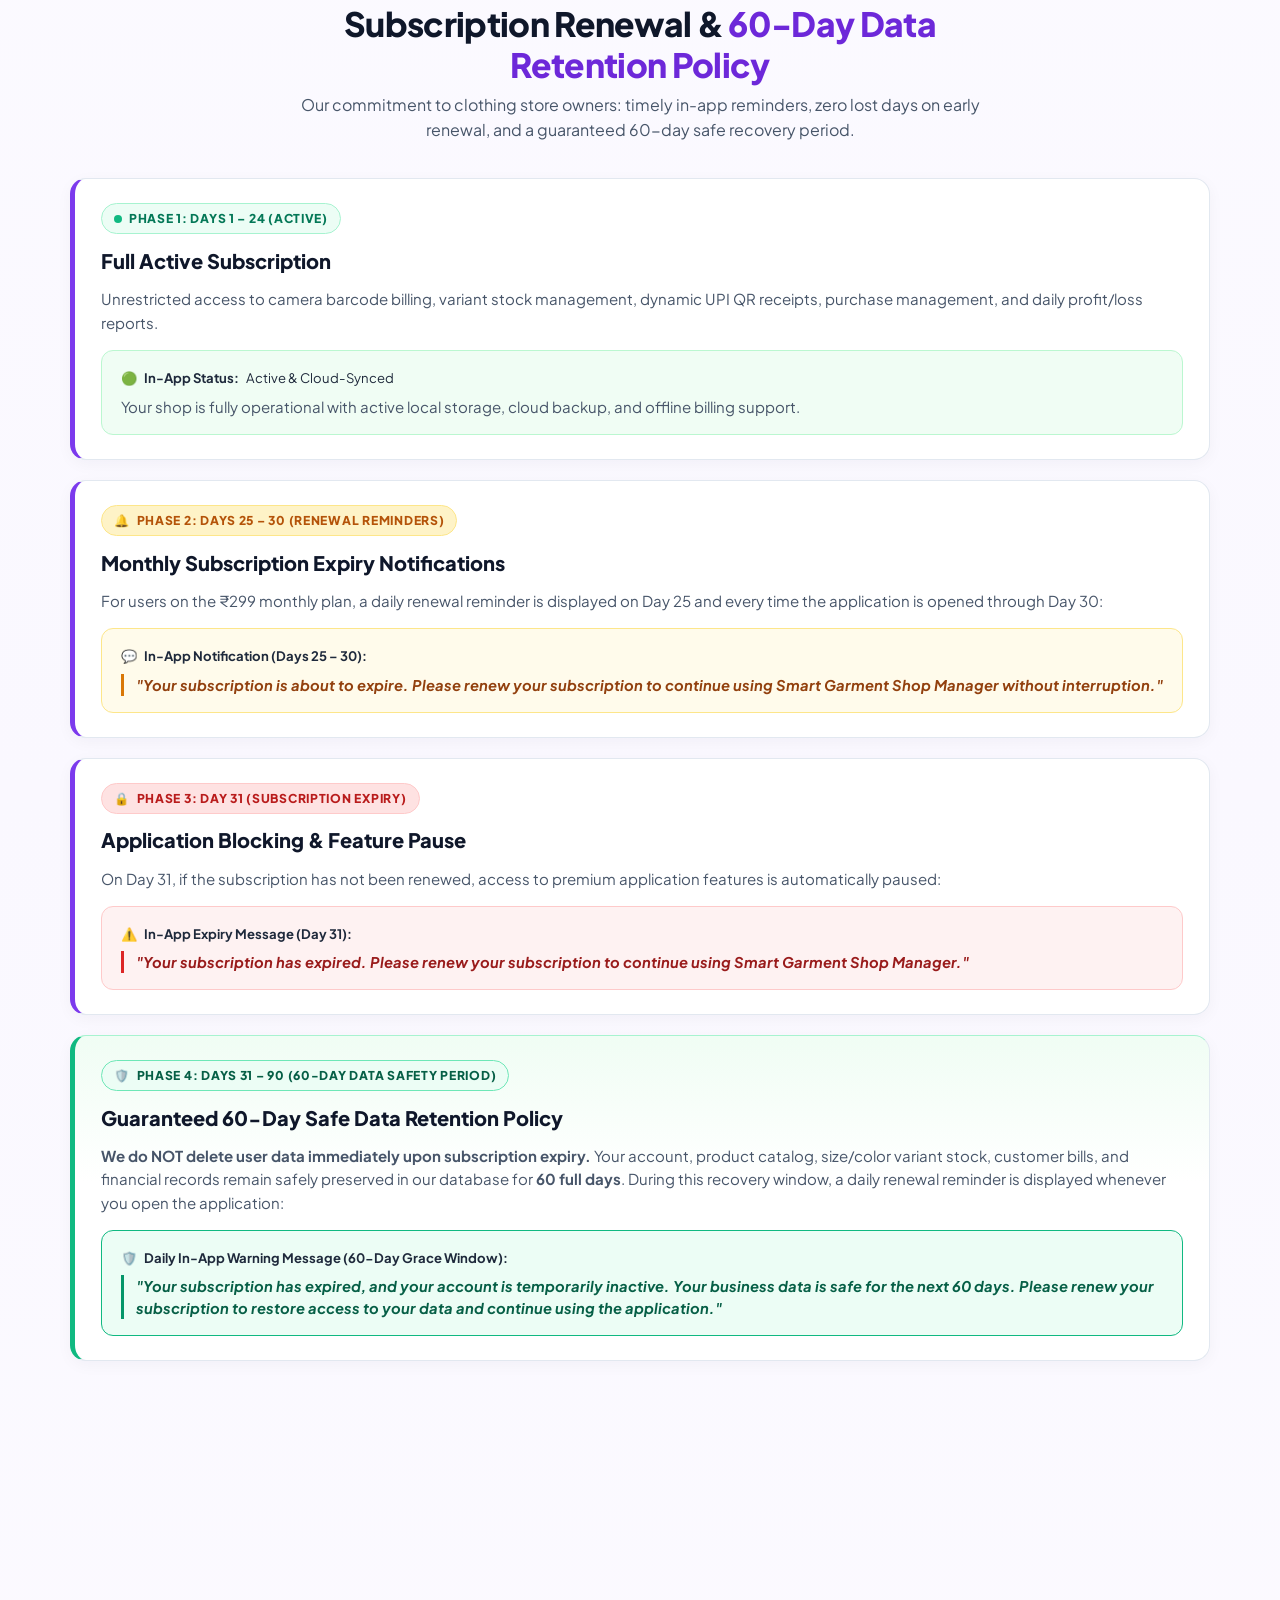
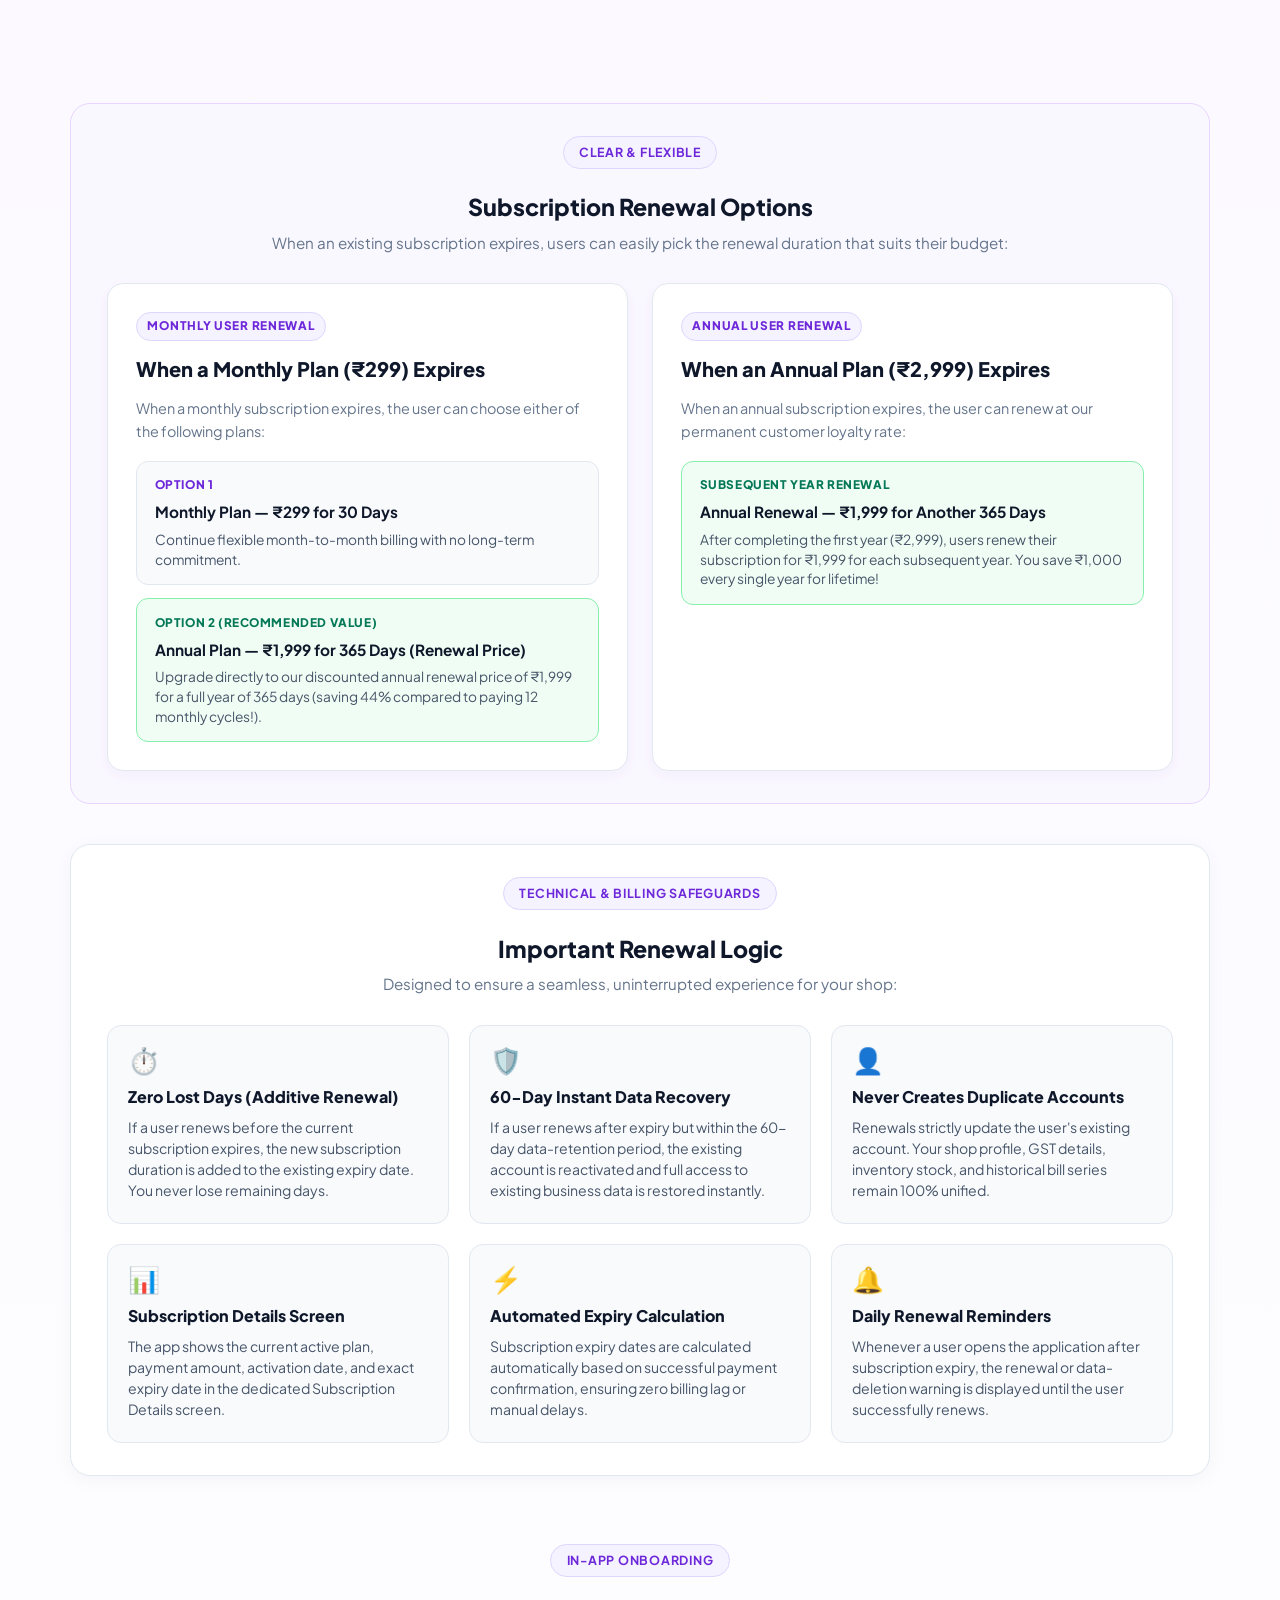
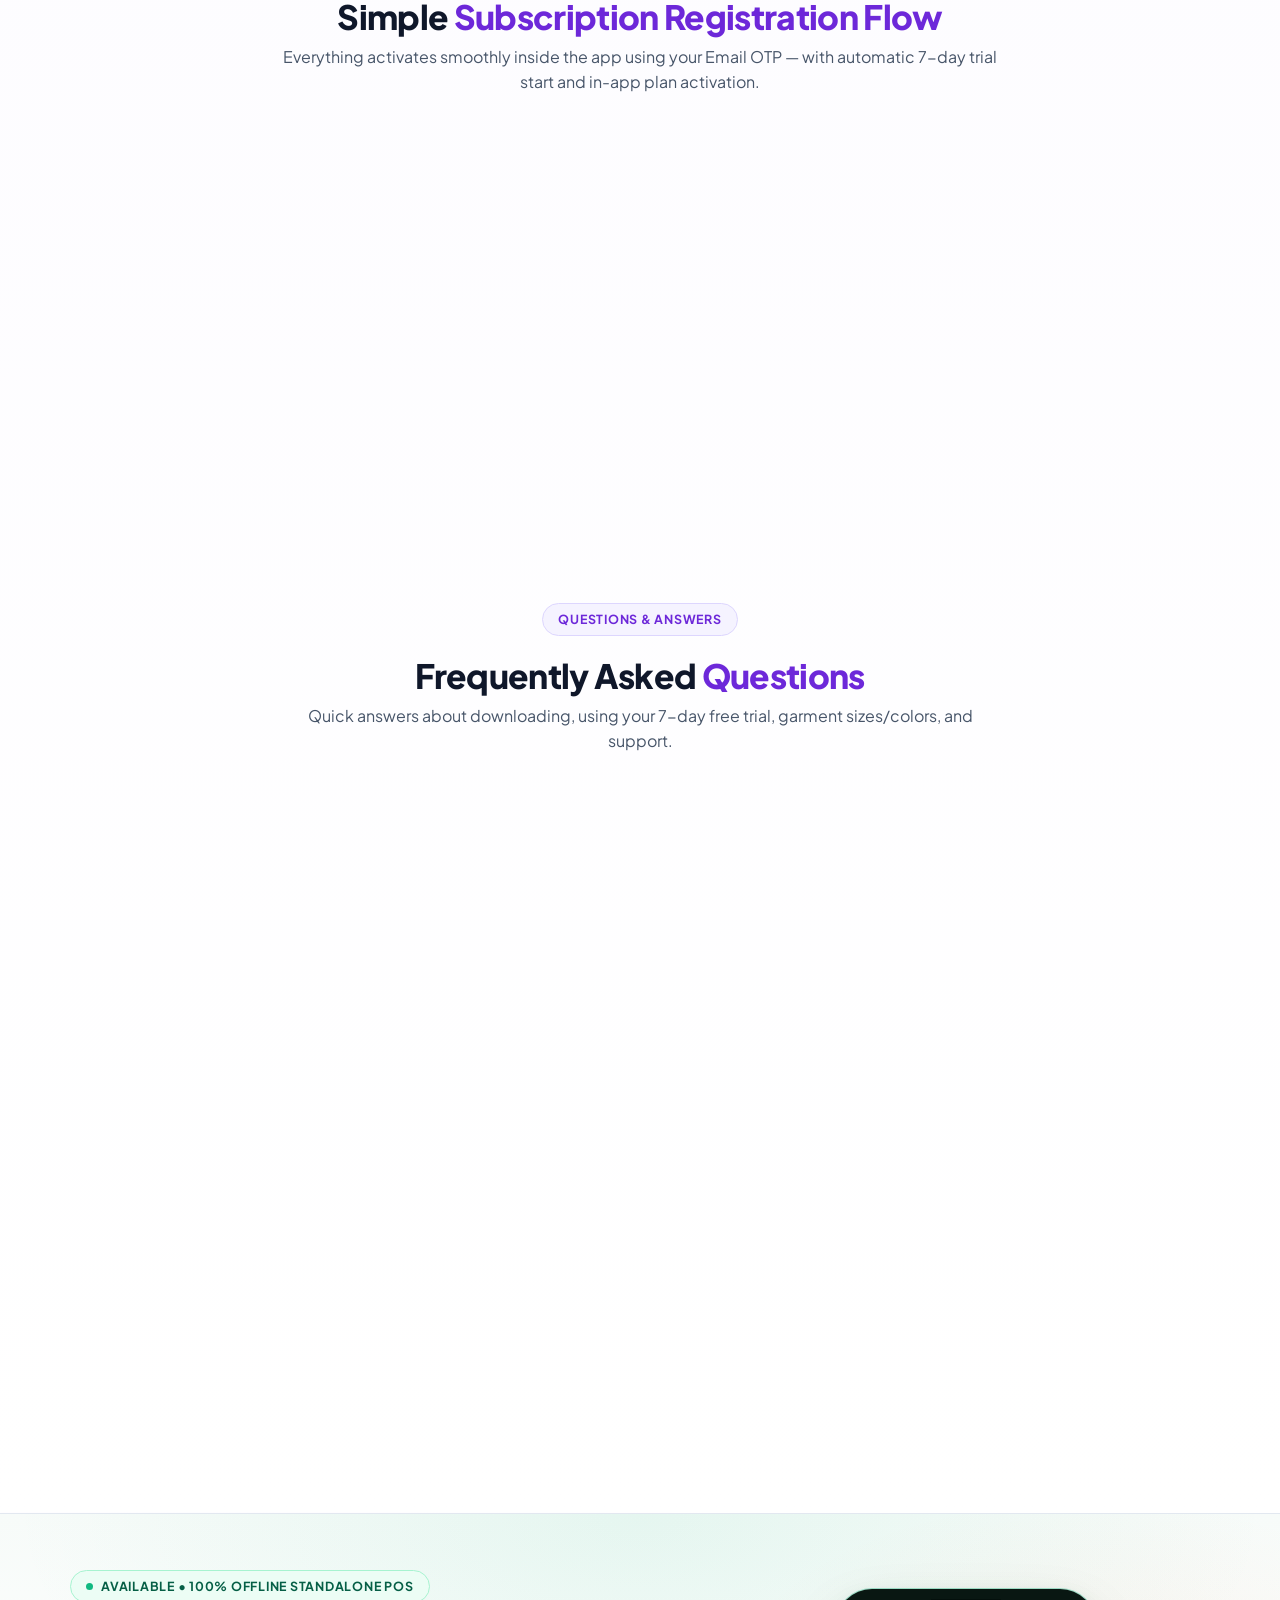
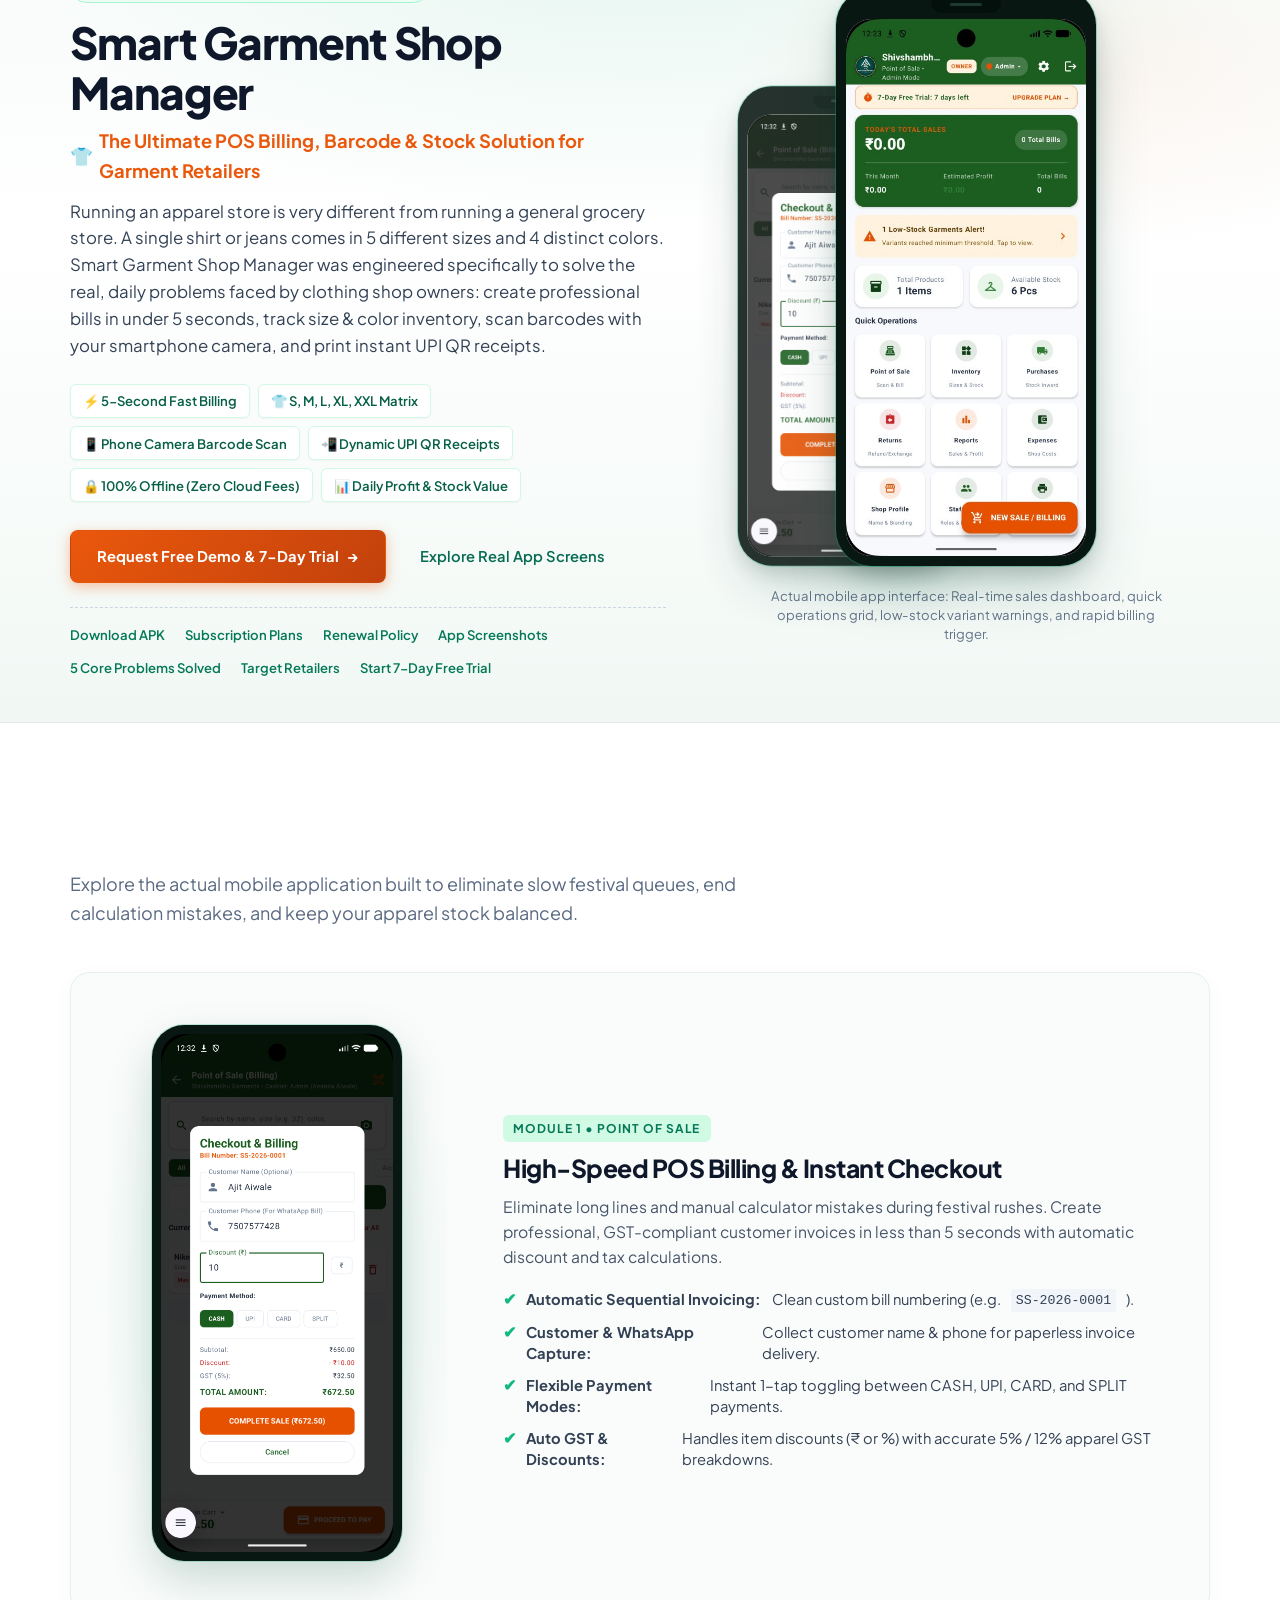
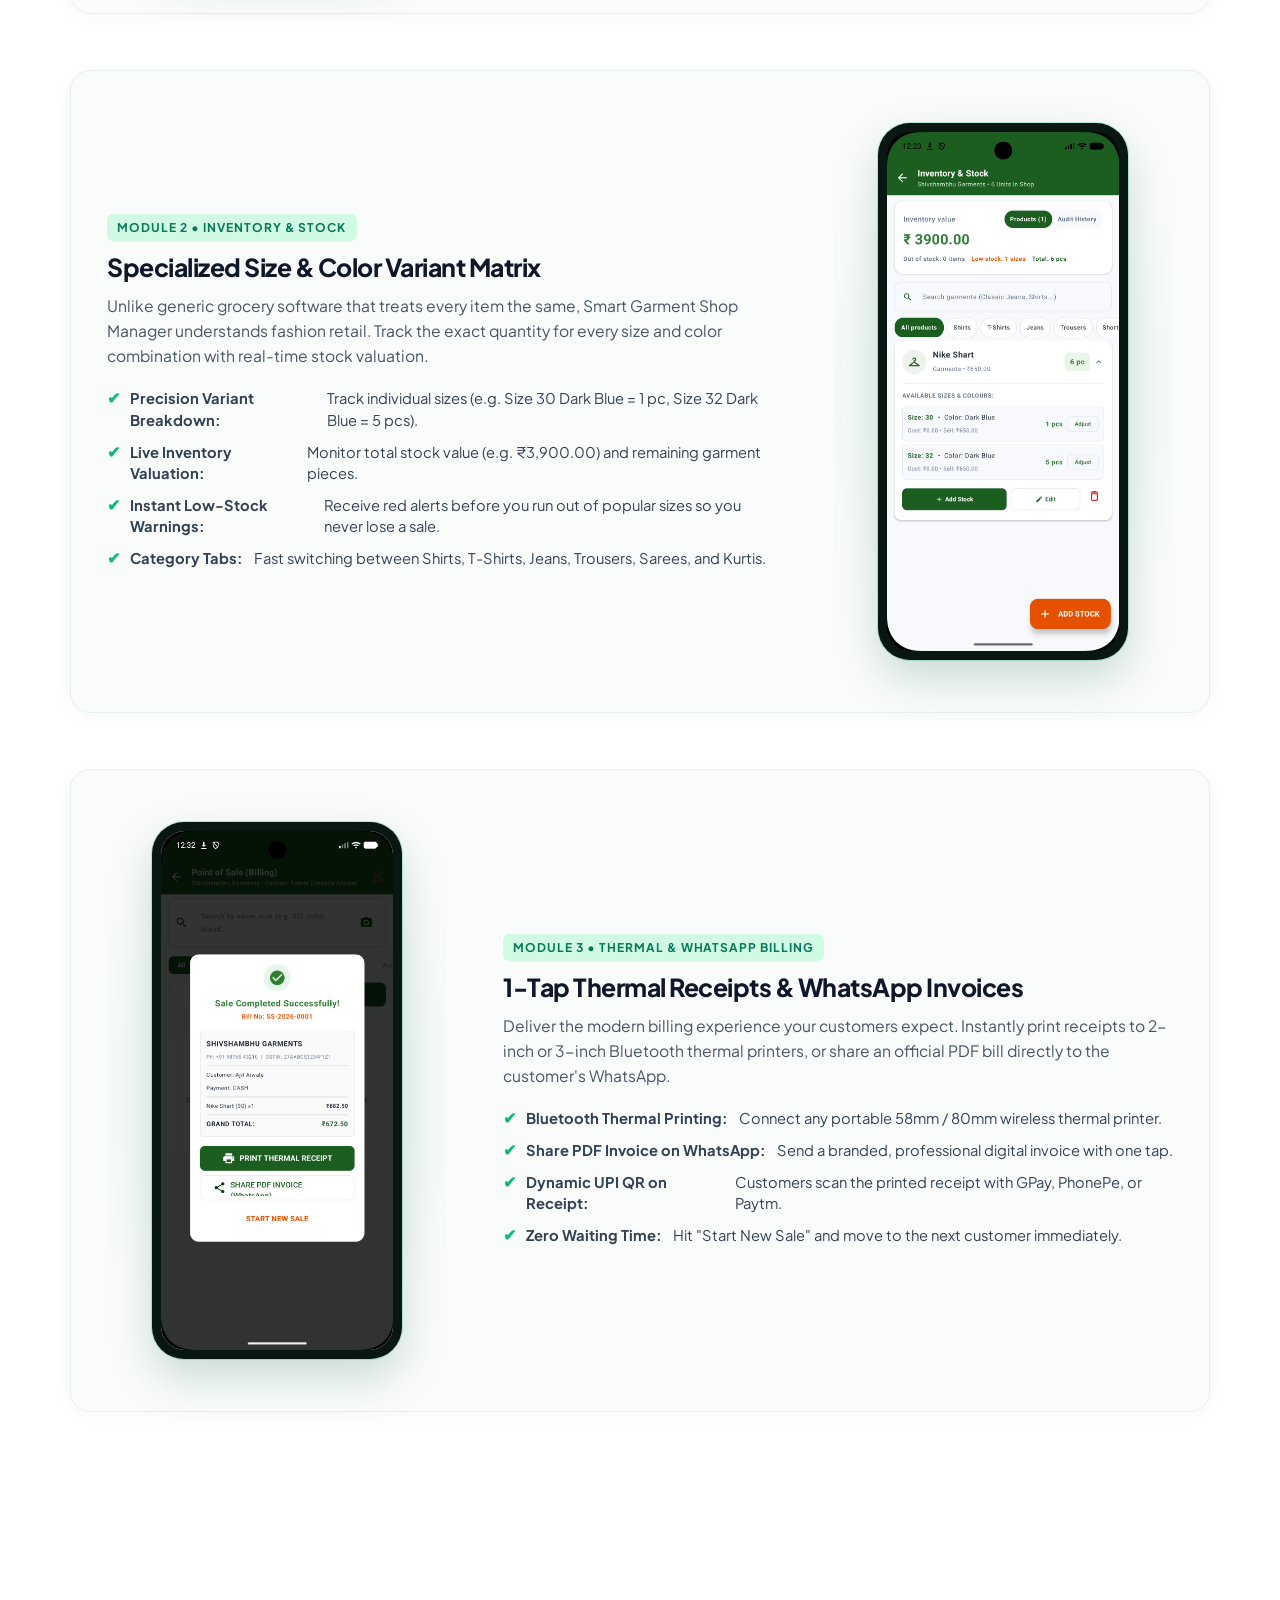
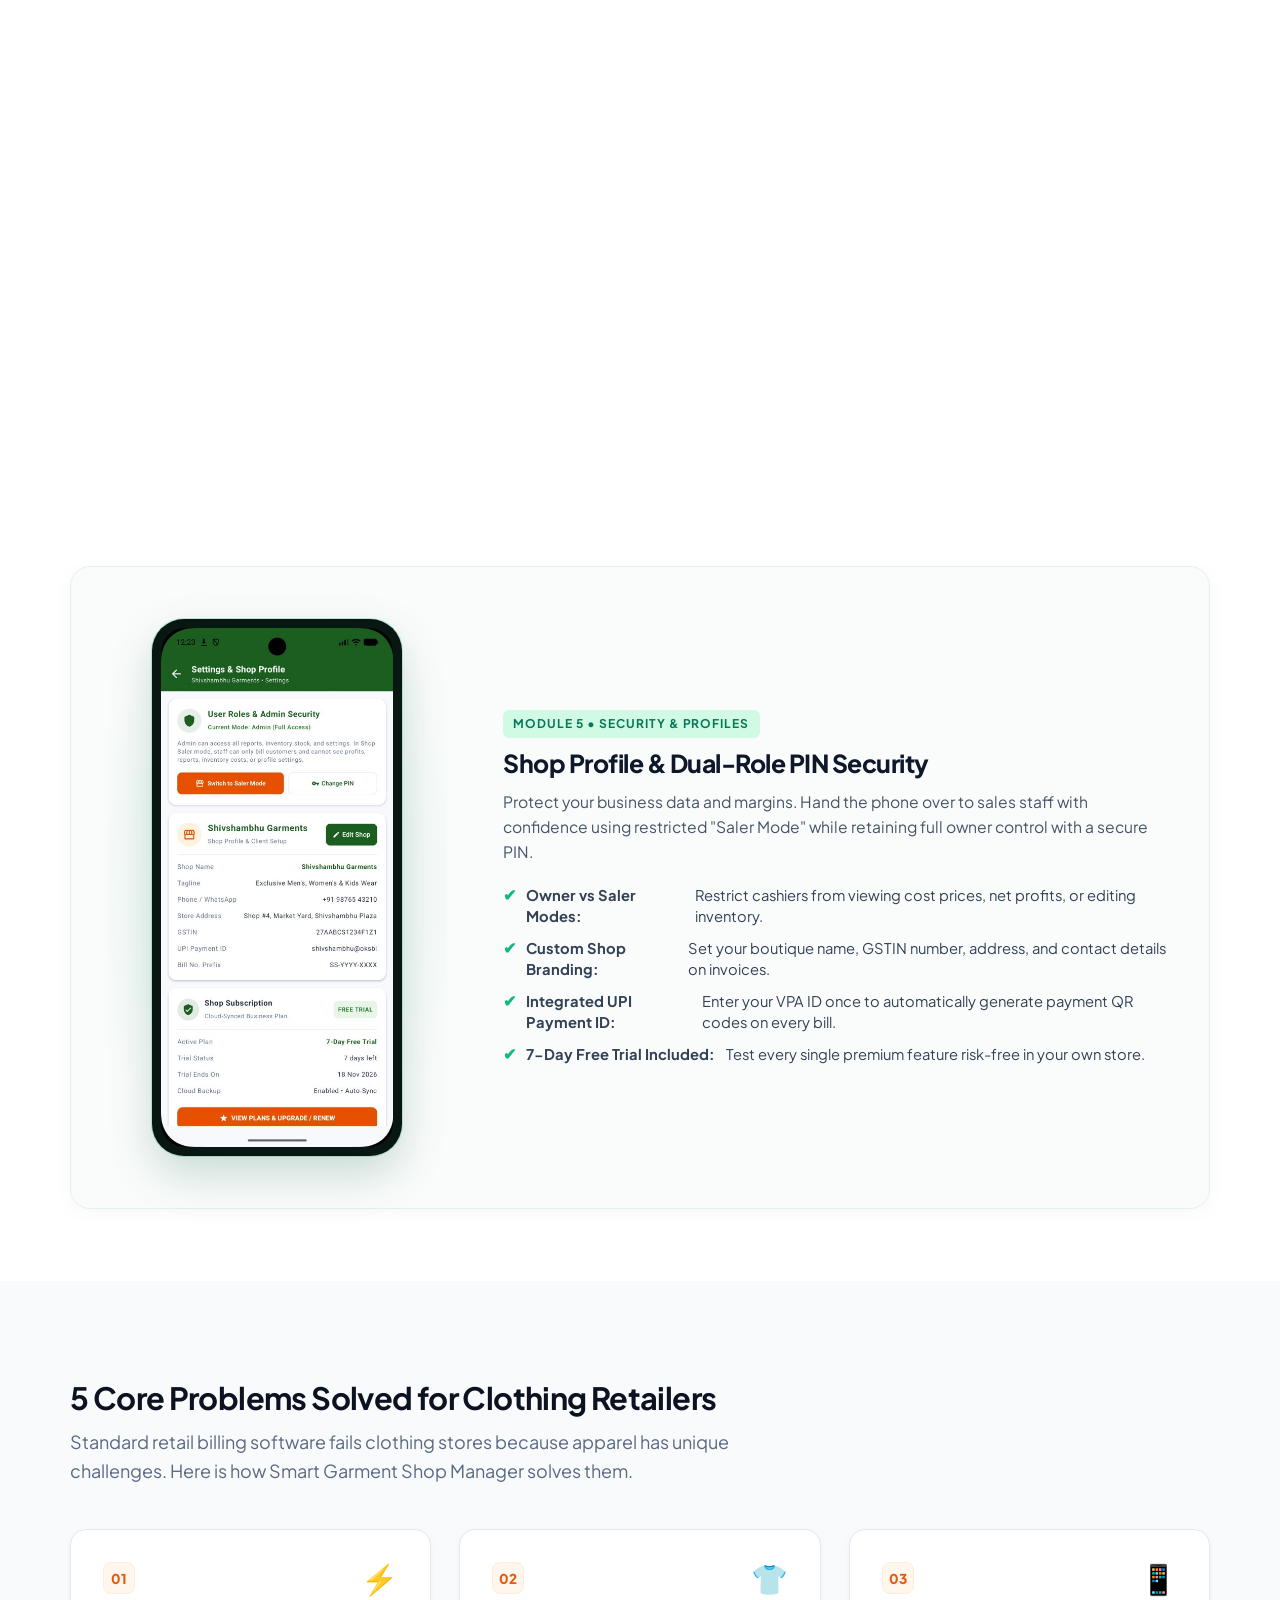
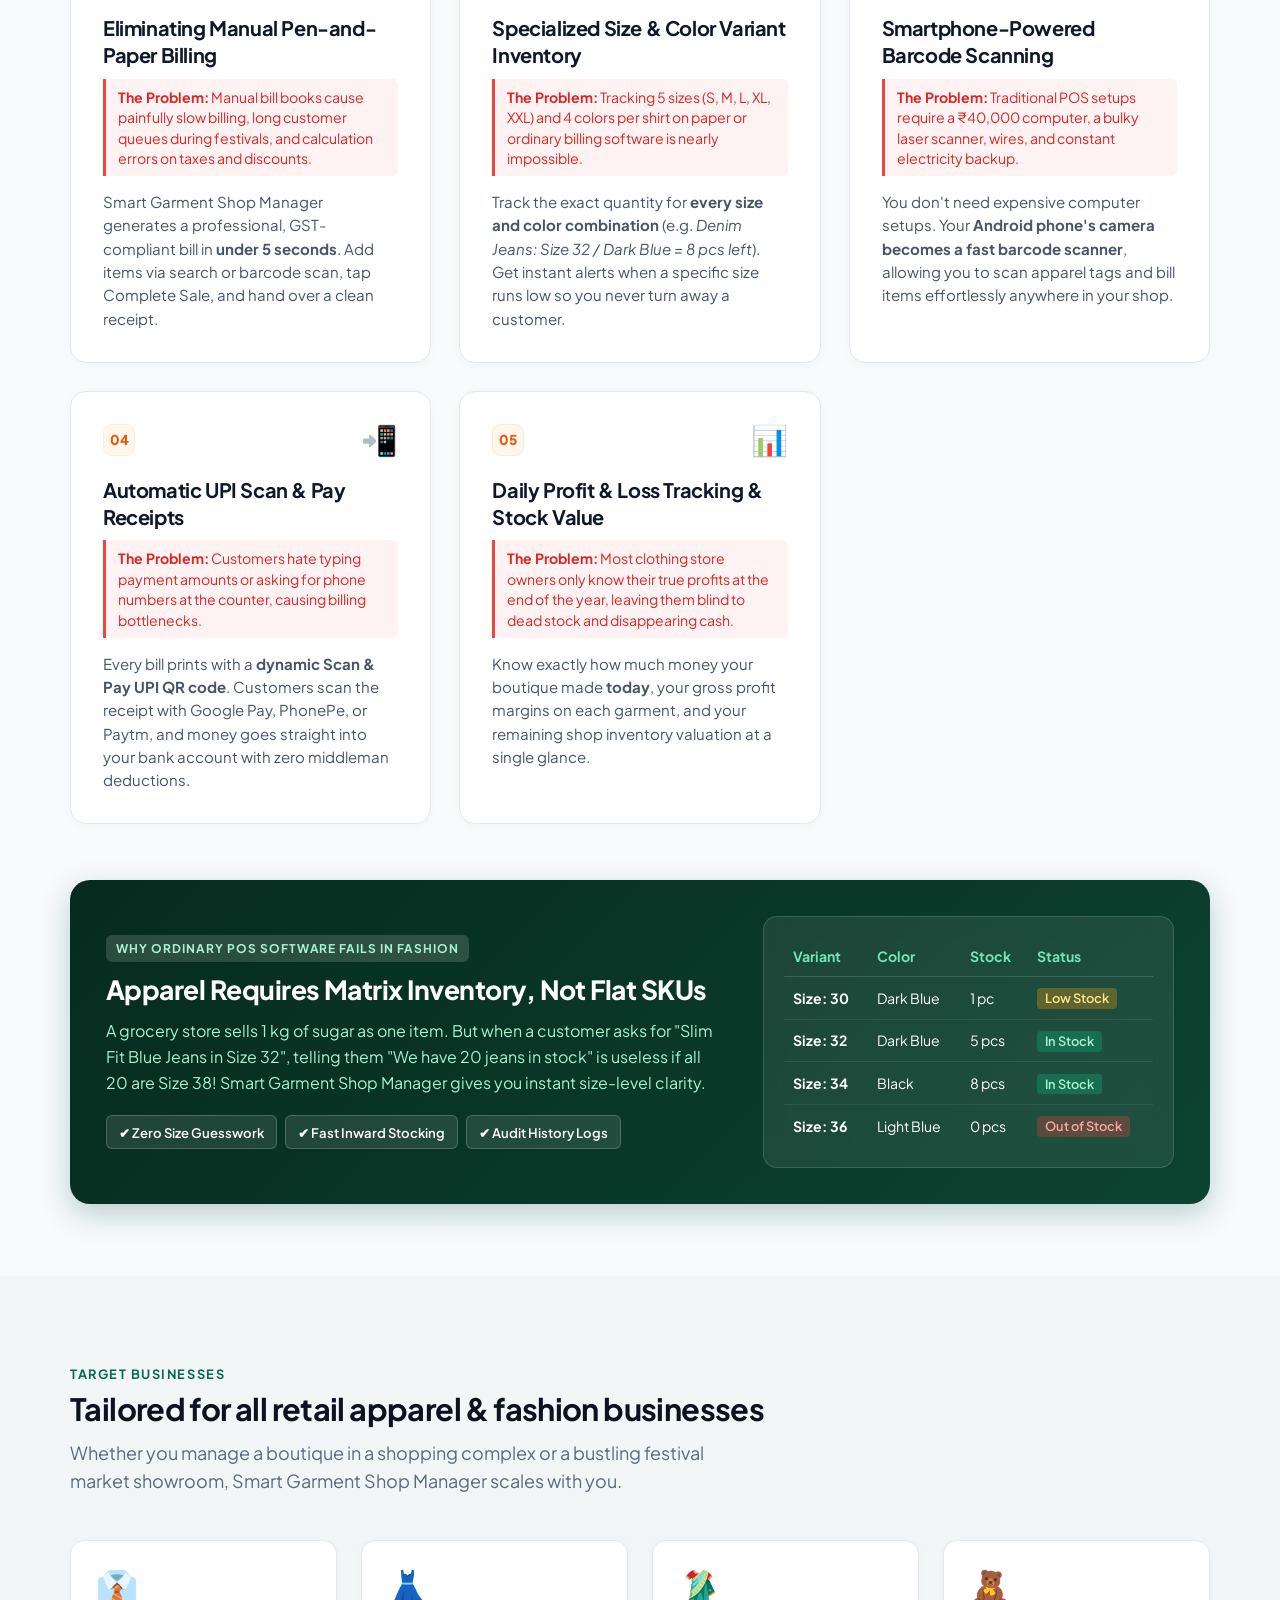
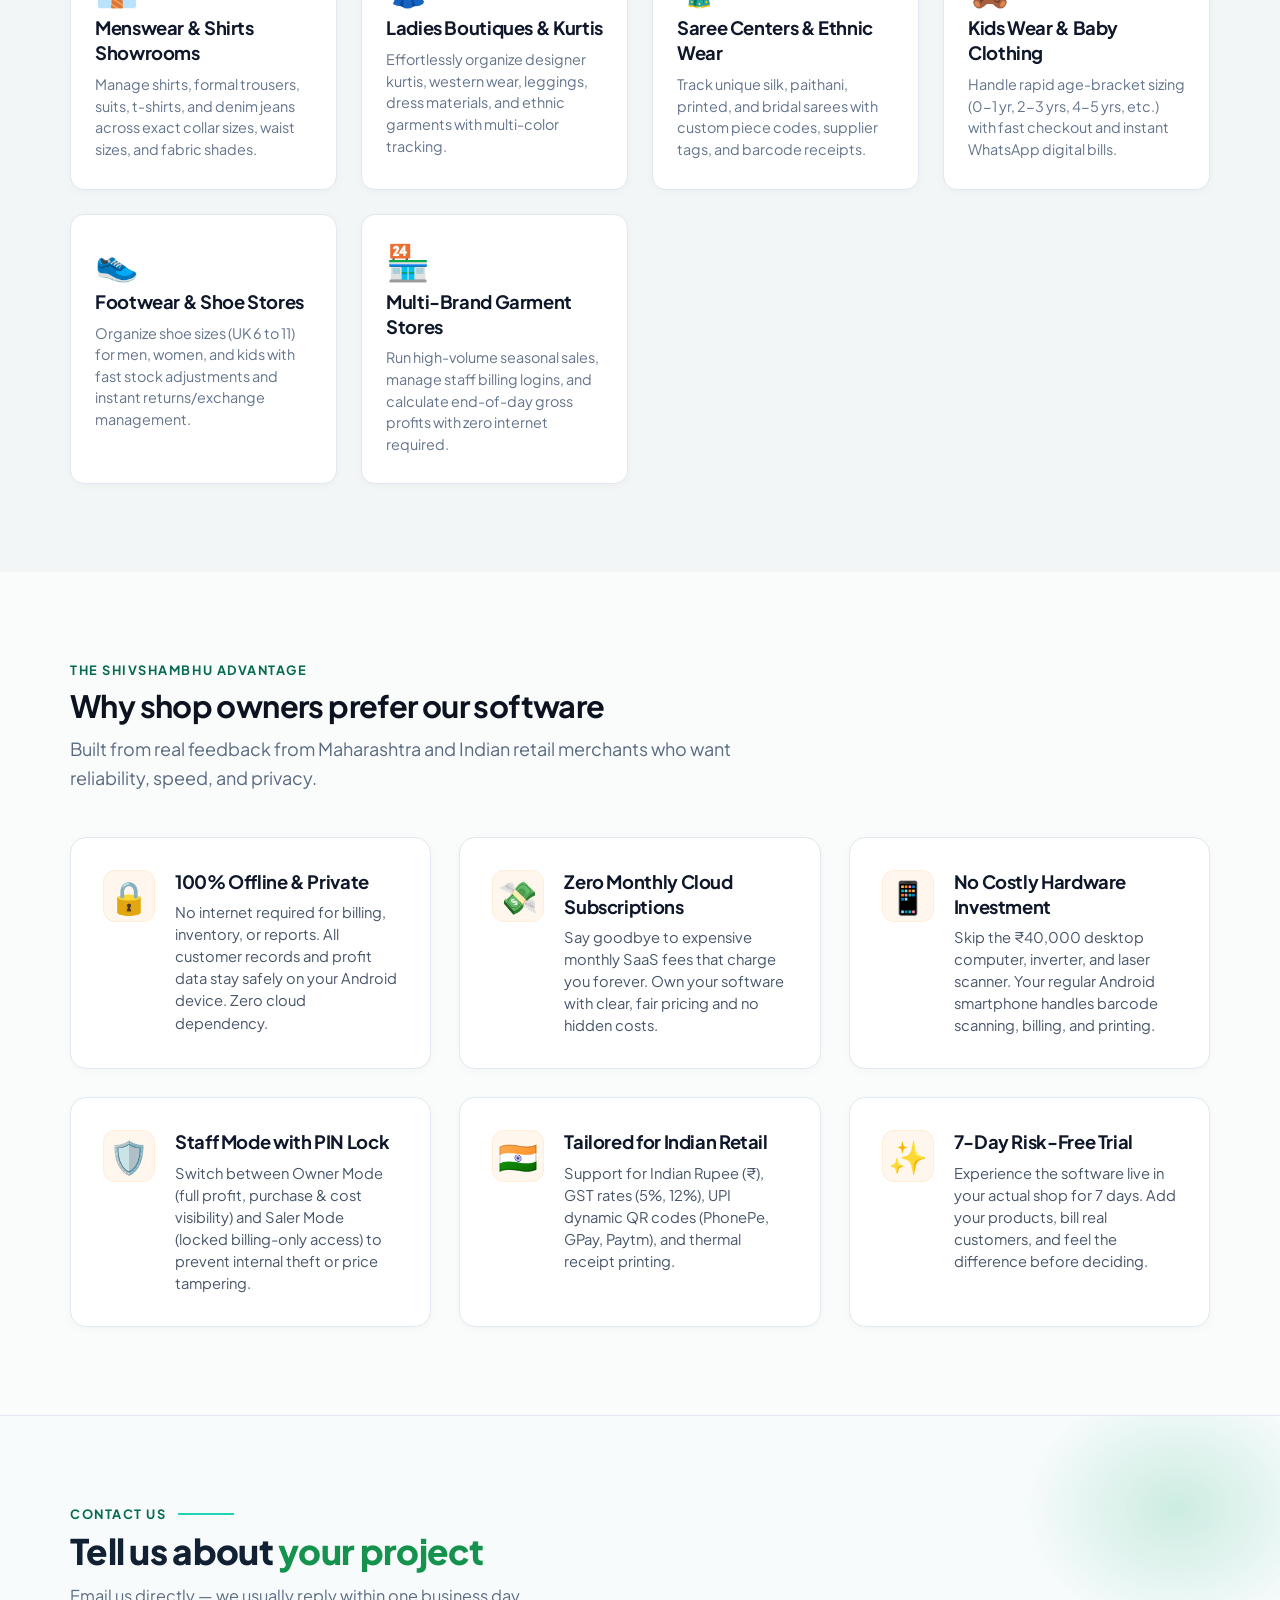
<file: shop-manage.html>
<!DOCTYPE html>
<html lang="en">
<head>
  <meta charset="UTF-8" />
  <meta name="viewport" content="width=device-width, initial-scale=1.0" />
  <meta name="description" content="Smart Garment Shop Manager — The ultimate POS billing, barcode & stock management solution for garment retailers, clothing boutiques & apparel stores. Size & color variant inventory, 5-second billing, phone camera barcode scanning, UPI QR receipts & daily profit tracking. 100% offline & secure." />
  <meta name="theme-color" content="#062b1e" />
  <title>Smart Garment Shop Manager — POS Billing, Barcode &amp; Stock Management | Shivshambhu</title>

  <!-- Open Graph -->
  <meta property="og:type" content="website" />
  <meta property="og:title" content="Smart Garment Shop Manager — Ultimate POS &amp; Stock App for Apparel Stores" />
  <meta property="og:description" content="5-second barcode billing, size & color variant matrix, smartphone camera scanner, dynamic UPI QR receipts, and 100% offline security." />
  <meta property="og:image" content="assets/shop-manage-preview.png" />

  <!-- Favicon -->
  <link rel="icon" type="image/svg+xml" href="assets/favicon.svg?v=2.5" />
  <link rel="icon" type="image/png" sizes="32x32" href="assets/favicon-32.png" />
  <link rel="icon" type="image/png" sizes="64x64" href="assets/favicon-64.png" />
  <link rel="apple-touch-icon" href="assets/logo-192.png" />

  <!-- Fonts -->
  <link rel="preconnect" href="https://fonts.googleapis.com" />
  <link rel="preconnect" href="https://fonts.gstatic.com" crossorigin />
  <link href="https://fonts.googleapis.com/css2?family=Plus+Jakarta+Sans:wght@400;500;600;700;800&family=Source+Sans+3:wght@400;500;600;700&display=swap" rel="stylesheet" />
  
  <!-- Stylesheets -->
  <link rel="stylesheet" href="css/styles.css?v=2.5" />
  <link rel="stylesheet" href="css/shop-manage.css?v=1.5" />

  <!-- Structured Data (SEO) -->
  <script type="application/ld+json">
    {
      "@context": "https://schema.org",
      "@type": "SoftwareApplication",
      "name": "Smart Garment Shop Manager",
      "operatingSystem": "Android 7.0+",
      "applicationCategory": "BusinessApplication",
      "softwareVersion": "1.0",
      "fileSize": "35.9MB",
      "downloadUrl": "https://www.shivshambhu.co.in/downloads/app-release.apk",
      "publisher": {
        "@type": "Organization",
        "name": "Shivshambhu Software",
        "email": "shivshambhusoft@gmail.com"
      },
      "offers": {
        "@type": "Offer",
        "price": "0",
        "priceCurrency": "INR",
        "description": "7-Day Free Trial with full application access"
      }
    }
  </script>
</head>
<body class="product-page shop-manage-page">
  <a class="skip-link" href="#main">Skip to content</a>

  <!-- Header -->
  <header class="site-header" id="top">
    <div class="container header-inner">
      <a class="logo logo-lockup" href="index.html" aria-label="Shivshambhu home">
        <img class="logo-img" src="assets/logo-192.png" alt="Shivshambhu Logo" width="39" height="39" />
        <span class="logo-words">Shivshambhu<small>Software</small></span>
      </a>
      <button class="nav-toggle" type="button" aria-expanded="false" aria-controls="site-nav" aria-label="Open menu">
        <span class="nav-toggle-bar"></span>
        <span class="nav-toggle-bar"></span>
        <span class="nav-toggle-bar"></span>
      </button>
      <nav class="site-nav" id="site-nav" aria-label="Primary">
        <ul>
          <li><a href="index.html#home">Home</a></li>
          <li><a href="index.html#products" aria-current="page">Products</a></li>
          <li><a href="#screenshots">Screenshots</a></li>
          <li><a href="#features">5 Key Features</a></li>
          <li><a href="#who-can-use">Who Can Use</a></li>
          <li><a href="#demo" class="nav-cta-link">Contact Us</a></li>
        </ul>
      </nav>
    </div>
  </header>

  <main id="main">
    <!-- Download App & Subscription Plans -->
    <section class="section sm-download-plans-section" id="download" aria-labelledby="download-plans-title">
      <div class="container">
        <div class="section-head text-center">
          <div class="sm-purple-pill">
            <span>📲 Official Android App • 7-Day Free Trial Included</span>
          </div>
          <h2 id="download-plans-title">Download App &amp; <span>Subscription Plans</span></h2>
          <p class="lede">Download the official Smart Garment Shop Manager Android APK directly from our website, verify via Email OTP, and explore every feature free for 7 days.</p>
        </div>

        <!-- 1. Download Android App Card -->
        <article class="sm-apk-card" aria-labelledby="apk-card-title">
          <div class="sm-apk-main">
            <div class="sm-apk-header">
              <div class="sm-apk-logo-wrap">
                <img class="sm-apk-logo" src="assets/shop-manage-logo.png" alt="Smart Garment Shop Manager app logo" width="72" height="72" />
              </div>
              <div class="sm-apk-title-group">
                <span class="sm-apk-verified">✔ Official Release APK</span>
                <h3 id="apk-card-title">Smart Garment Shop Manager</h3>
              </div>
            </div>

            <p class="sm-apk-desc">All-in-one Android POS billing, camera barcode scanner, size &amp; color garment stock management, and dynamic UPI QR receipt application built for clothing stores and boutiques.</p>

            <div class="sm-apk-meta-grid">
              <div class="sm-apk-meta-item">
                <span class="sm-apk-meta-label">Latest Version</span>
                <strong data-apk-version>v1.0</strong>
              </div>
              <div class="sm-apk-meta-item">
                <span class="sm-apk-meta-label">APK File Size</span>
                <strong data-apk-size>35.9 MB</strong>
              </div>
              <div class="sm-apk-meta-item">
                <span class="sm-apk-meta-label">Last Updated</span>
                <strong data-apk-updated>November 13, 2026</strong>
              </div>
              <div class="sm-apk-meta-item">
                <span class="sm-apk-meta-label">Requirement</span>
                <strong data-apk-android>Android 7.0+</strong>
              </div>
            </div>

            <div class="sm-apk-cta-row">
              <a class="btn-apk-download" id="sm-apk-download-btn" data-apk-download href="downloads/app-release.apk?v=5" download="Smart-Garment-Shop-Manager-v1.0.apk">
                <svg viewBox="0 0 24 24" aria-hidden="true"><path d="M12 3v12"/><polyline points="7 11 12 16 17 11"/><path d="M5 20h14"/></svg>
                <span>Download APK</span>
                <span class="sm-apk-btn-sub">(<span data-apk-version>v1.0</span> • <span data-apk-size>35.9 MB</span>)</span>
              </a>
              <a class="sm-apk-link-secondary" href="#how-to-use">How to Use Guide ↓</a>
            </div>

            <p class="sm-download-feedback" id="sm-download-feedback" role="status" aria-live="polite" hidden></p>

            <div class="sm-apk-note">
              <span class="sm-apk-note-icon" aria-hidden="true">🛡️</span>
              <span>Download the Smart Garment Shop Manager APK directly from our official website. Enable Install Unknown Apps if Android asks for permission during installation.</span>
            </div>
          </div>

          <aside class="sm-install-box" aria-label="Android installation instructions">
            <h4><span aria-hidden="true">🤖</span> Android Installation Instructions</h4>
            <ol class="sm-install-steps">
              <li>
                <span class="sm-install-num">1</span>
                <span>Tap <strong>Download APK</strong> above to save <span data-apk-filename>Smart-Garment-Shop-Manager-v1.0.apk</span> to your Android phone.</span>
              </li>
              <li>
                <span class="sm-install-num">2</span>
                <span>Open your notification bar or <strong>Downloads</strong> folder and tap the APK file.</span>
              </li>
              <li>
                <span class="sm-install-num">3</span>
                <span>If Android prompts, open <strong>Settings &rarr; Enable Install Unknown Apps</strong> for your browser or file manager.</span>
              </li>
              <li>
                <span class="sm-install-num">4</span>
                <span>Tap <strong>Install</strong>, launch Smart Garment Shop Manager, and register with your Email OTP to unlock your 7-day free trial.</span>
              </li>
            </ol>
            <div class="sm-install-trust">
              <span aria-hidden="true">🔒</span>
              <span>Verified package • Hosted on Shivshambhu official website</span>
            </div>
          </aside>
        </article>

        <!-- 2. How to Use the Application (7 Steps) -->
        <div class="sm-subsection" id="how-to-use">
          <div class="sm-subsection-head">
            <span class="sm-purple-pill">Step-by-Step Guide</span>
            <h3>How to Use the <span>Application</span></h3>
            <p>Get your clothing store running digitally in minutes by following these seven simple steps.</p>
          </div>

          <div class="sm-howto-grid">
            <article class="sm-howto-card reveal">
              <div class="sm-howto-top">
                <span class="sm-howto-badge">Step 1</span>
                <span class="sm-howto-ico" aria-hidden="true">📥</span>
              </div>
              <h4>Download &amp; Install</h4>
              <p>Download the APK from our official website and install the application on your Android device.</p>
            </article>

            <article class="sm-howto-card reveal">
              <div class="sm-howto-top">
                <span class="sm-howto-badge">Step 2</span>
                <span class="sm-howto-ico" aria-hidden="true">✉️</span>
              </div>
              <h4>Register Your Account</h4>
              <p>Enter your email address. Receive an OTP in your email and verify your account.</p>
            </article>

            <article class="sm-howto-card reveal">
              <div class="sm-howto-top">
                <span class="sm-howto-badge">Step 3</span>
                <span class="sm-howto-ico" aria-hidden="true">🏪</span>
              </div>
              <h4>Create Your Shop Profile</h4>
              <p>Enter your shop name, owner details and other required information.</p>
            </article>

            <article class="sm-howto-card reveal">
              <div class="sm-howto-top">
                <span class="sm-howto-badge">Step 4</span>
                <span class="sm-howto-ico" aria-hidden="true">👕</span>
              </div>
              <h4>Add Products</h4>
              <p>Add garment products such as Classic Jeans, Shirts, T-Shirts, Trousers and other clothing items.</p>
            </article>

            <article class="sm-howto-card reveal">
              <div class="sm-howto-top">
                <span class="sm-howto-badge">Step 5</span>
                <span class="sm-howto-ico" aria-hidden="true">🎨</span>
              </div>
              <h4>Manage Stock</h4>
              <p>Manage products by size, color and quantity. Easily check available stock.</p>
            </article>

            <article class="sm-howto-card reveal">
              <div class="sm-howto-top">
                <span class="sm-howto-badge">Step 6</span>
                <span class="sm-howto-ico" aria-hidden="true">🧾</span>
              </div>
              <h4>Create Bills</h4>
              <p>Generate customer bills and manage your daily sales.</p>
            </article>

            <article class="sm-howto-card reveal">
              <div class="sm-howto-top">
                <span class="sm-howto-badge">Step 7</span>
                <span class="sm-howto-ico" aria-hidden="true">📈</span>
              </div>
              <h4>Manage Your Business</h4>
              <p>Track inventory, sales, purchases and shop activities from one application.</p>
            </article>
          </div>
        </div>

        <!-- 3. Subscription Plans -->
        <div class="sm-subsection" id="plans">
          <div class="sm-subsection-head">
            <span class="sm-purple-pill">Simple &amp; Transparent Pricing</span>
            <h3>Subscription <span>Plans</span></h3>
            <p>Start with our 7-Day Free Trial. Choose between low-commitment monthly billing or our first-year annual subscription with guaranteed ₹1,999/year renewal pricing.</p>
          </div>

          <div class="sm-trial-spotlight">
            <span aria-hidden="true">✨</span>
            <span>7-Day Free Trial automatically activated upon Email OTP verification — test every feature in your store at ₹0.</span>
          </div>

          <div class="sm-pricing-grid">
            <!-- Plan 1: Free Trial -->
            <article class="sm-plan-card plan-trial-card reveal">
              <span class="sm-plan-tag tag-trial">7-Day Free Trial</span>
              <h4>Free Trial</h4>
              <p class="sm-plan-duration">Duration: 7 Days</p>
              <div class="sm-plan-price">
                <span class="sm-plan-amount">₹0</span>
                <span class="sm-plan-period">/ 7 Days</span>
              </div>
              <div class="sm-plan-renewal-badge badge-trial">
                <span>✨</span> 100% Free • All Features
              </div>
              <ul class="sm-plan-features">
                <li><span class="sm-plan-check" aria-hidden="true">✔</span><span>Full application access.</span></li>
                <li><span class="sm-plan-check" aria-hidden="true">✔</span><span>Add products.</span></li>
                <li><span class="sm-plan-check" aria-hidden="true">✔</span><span>Manage garment inventory.</span></li>
                <li><span class="sm-plan-check" aria-hidden="true">✔</span><span>Manage sizes and colors.</span></li>
                <li><span class="sm-plan-check" aria-hidden="true">✔</span><span>Manage stock.</span></li>
                <li><span class="sm-plan-check" aria-hidden="true">✔</span><span>Create customer bills.</span></li>
                <li><span class="sm-plan-check" aria-hidden="true">✔</span><span>Explore application features.</span></li>
              </ul>
              <a class="btn-plan btn-plan-trial" href="#download">Start 7-Day Free Trial</a>
              <p class="sm-plan-renewal-note trial-note">No payment required. Automatically starts upon Email OTP login.</p>
            </article>

            <!-- Plan 2: Monthly Subscription -->
            <article class="sm-plan-card reveal">
              <span class="sm-plan-tag tag-monthly">Flexible Monthly</span>
              <h4>Monthly Plan</h4>
              <p class="sm-plan-duration">Validity: 30 Days</p>
              <div class="sm-plan-price">
                <span class="sm-plan-amount">₹299</span>
                <span class="sm-plan-period">/ 30 Days</span>
              </div>
              <div class="sm-plan-renewal-badge badge-monthly">
                <span>📅</span> 30 Days • Flexible Pay
              </div>
              <ul class="sm-plan-features">
                <li><span class="sm-plan-check" aria-hidden="true">✔</span><span>Full application access.</span></li>
                <li><span class="sm-plan-check" aria-hidden="true">✔</span><span>Size &amp; color variant stock matrix.</span></li>
                <li><span class="sm-plan-check" aria-hidden="true">✔</span><span>Phone camera barcode scanner.</span></li>
                <li><span class="sm-plan-check" aria-hidden="true">✔</span><span>Dynamic UPI QR receipts.</span></li>
                <li><span class="sm-plan-check" aria-hidden="true">✔</span><span>Daily profit &amp; sales reports.</span></li>
                <li><span class="sm-plan-check" aria-hidden="true">✔</span><span>Day 25 in-app renewal reminders.</span></li>
                <li><span class="sm-plan-check" aria-hidden="true">✔</span><span>60-day safe data retention.</span></li>
              </ul>
              <a class="btn-plan btn-plan-outline" href="#subscription-flow">Subscribe for ₹299</a>
              <p class="sm-plan-renewal-note renewal-monthly"><strong>* 30-Day Term:</strong> Renew at ₹299/mo or upgrade to Annual Plan at ₹1,999/yr!</p>
            </article>

            <!-- Plan 3: First-Year Annual Subscription -->
            <article class="sm-plan-card plan-featured reveal">
              <span class="sm-plan-tag tag-popular">Most Popular • Full Year</span>
              <h4>First-Year Annual</h4>
              <p class="sm-plan-duration">Validity: 365 Days (1 Full Year)</p>
              <div class="sm-plan-price">
                <span class="sm-plan-amount">₹2,999</span>
                <span class="sm-plan-period">/ 1st Year</span>
              </div>
              <div class="sm-plan-renewal-badge badge-popular">
                <span>⭐</span> Save ₹589 vs Monthly • Full Access
              </div>
              <ul class="sm-plan-features">
                <li><span class="sm-plan-check" aria-hidden="true">✔</span><span>Full application access.</span></li>
                <li><span class="sm-plan-check" aria-hidden="true">✔</span><span>Product and inventory management.</span></li>
                <li><span class="sm-plan-check" aria-hidden="true">✔</span><span>Size and color-wise stock management.</span></li>
                <li><span class="sm-plan-check" aria-hidden="true">✔</span><span>Billing, sales &amp; purchase management.</span></li>
                <li><span class="sm-plan-check" aria-hidden="true">✔</span><span>Business &amp; daily profit reports.</span></li>
                <li><span class="sm-plan-check" aria-hidden="true">✔</span><span>Regular updates &amp; new features.</span></li>
                <li><span class="sm-plan-check" aria-hidden="true">✔</span><span>One full year (365 days) validity.</span></li>
              </ul>
              <a class="btn-plan btn-plan-primary" href="#subscription-flow">Subscribe for ₹2,999</a>
              <p class="sm-plan-renewal-note renewal-popular"><strong>* Loyalty Benefit:</strong> Pay ₹2,999 in Year 1. Year 2 onwards renews at just <strong>₹1,999 / Year</strong> (Save ₹1,000 every year)!</p>
            </article>

            <!-- Plan 4: Annual Renewal Subscription -->
            <article class="sm-plan-card reveal">
              <span class="sm-plan-tag tag-annual-alt">Subsequent Years • Loyalty</span>
              <h4>Annual Renewal</h4>
              <p class="sm-plan-duration">Validity: 365 Days (Per Year)</p>
              <div class="sm-plan-price">
                <span class="sm-plan-amount">₹1,999</span>
                <span class="sm-plan-period">/ Year</span>
              </div>
              <div class="sm-plan-renewal-badge badge-six">
                <span>🔁</span> ₹1,999/Year for Every Next Year
              </div>
              <ul class="sm-plan-features">
                <li><span class="sm-plan-check" aria-hidden="true">✔</span><span>Full application access.</span></li>
                <li><span class="sm-plan-check" aria-hidden="true">✔</span><span>For all subsequent years after Year 1.</span></li>
                <li><span class="sm-plan-check" aria-hidden="true">✔</span><span>Also open to renewing monthly users.</span></li>
                <li><span class="sm-plan-check" aria-hidden="true">✔</span><span>Early renewal adds to remaining days.</span></li>
                <li><span class="sm-plan-check" aria-hidden="true">✔</span><span>Never creates duplicate accounts.</span></li>
                <li><span class="sm-plan-check" aria-hidden="true">✔</span><span>60-day safe data retention &amp; recovery.</span></li>
                <li><span class="sm-plan-check" aria-hidden="true">✔</span><span>Complete payment &amp; billing history.</span></li>
              </ul>
              <a class="btn-plan btn-plan-outline" href="#subscription-flow">Renew for ₹1,999/Yr</a>
              <p class="sm-plan-renewal-note renewal-six"><strong>* Renewal Guarantee:</strong> Users can renew for ₹1,999 for each subsequent year for lifetime!</p>
            </article>
          </div>

          <div class="sm-validity-notice">
            <div class="sm-validity-notice-head">
              <span aria-hidden="true">💡</span>
              <span>Subscription Pricing &amp; Renewal Summary</span>
            </div>
            <ul class="sm-validity-notice-list">
              <li><strong>7-Day Free Trial (₹0):</strong> Full application access for 7 days upon Email OTP verification. No payment required.</li>
              <li><strong>Monthly Subscription (₹299 for 30 Days):</strong> Low-commitment 30-day term. After 30 days, renew for ₹299/mo or upgrade to the Annual Renewal rate of ₹1,999/yr.</li>
              <li><strong>First-Year Annual Subscription (₹2,999 for 365 Days):</strong> Complete commercial access for a full year (saving ₹589 compared to 12 monthly cycles).</li>
              <li><strong>Annual Renewal Subscription (₹1,999 / Year):</strong> After completing Year 1, renew for only <strong>₹1,999 per year</strong> for each subsequent year. You save ₹1,000 every single year!</li>
              <li><strong>60-Day Safe Data Retention:</strong> If your subscription expires, your account and business records are safely preserved for 60 full days. <a href="#renewal-policy">Review full renewal &amp; retention policy below ↓</a></li>
            </ul>
          </div>
        </div>

        <!-- 4. Subscription Renewal & 60-Day Data Retention Policy -->
        <div class="sm-subsection" id="renewal-policy">
          <div class="sm-subsection-head">
            <span class="sm-purple-pill">Account Protection • Zero Data Loss</span>
            <h3>Subscription Renewal &amp; <span>60-Day Data Retention Policy</span></h3>
            <p>Our commitment to clothing store owners: timely in-app reminders, zero lost days on early renewal, and a guaranteed 60-day safe recovery period.</p>
          </div>

          <!-- Expiry Progression & Notifications -->
          <div class="sm-policy-timeline">
            <!-- Phase 1 -->
            <div class="sm-timeline-card reveal">
              <div class="sm-timeline-badge phase-active">
                <span class="pulse-dot"></span> Phase 1: Days 1 – 24 (Active)
              </div>
              <h4>Full Active Subscription</h4>
              <p>Unrestricted access to camera barcode billing, variant stock management, dynamic UPI QR receipts, purchase management, and daily profit/loss reports.</p>
              <div class="sm-app-notice-box notice-active">
                <div class="notice-meta"><span class="notice-icon">🟢</span> <strong>In-App Status:</strong> Active &amp; Cloud-Synced</div>
                <p class="notice-msg">Your shop is fully operational with active local storage, cloud backup, and offline billing support.</p>
              </div>
            </div>

            <!-- Phase 2 -->
            <div class="sm-timeline-card reveal">
              <div class="sm-timeline-badge phase-reminder">
                <span>🔔</span> Phase 2: Days 25 – 30 (Renewal Reminders)
              </div>
              <h4>Monthly Subscription Expiry Notifications</h4>
              <p>For users on the ₹299 monthly plan, a daily renewal reminder is displayed on Day 25 and every time the application is opened through Day 30:</p>
              <div class="sm-app-notice-box notice-warning">
                <div class="notice-meta"><span class="notice-icon">💬</span> <strong>In-App Notification (Days 25 – 30):</strong></div>
                <blockquote class="notice-quote">"Your subscription is about to expire. Please renew your subscription to continue using Smart Garment Shop Manager without interruption."</blockquote>
              </div>
            </div>

            <!-- Phase 3 -->
            <div class="sm-timeline-card reveal">
              <div class="sm-timeline-badge phase-inactive">
                <span>🔒</span> Phase 3: Day 31 (Subscription Expiry)
              </div>
              <h4>Application Blocking &amp; Feature Pause</h4>
              <p>On Day 31, if the subscription has not been renewed, access to premium application features is automatically paused:</p>
              <div class="sm-app-notice-box notice-danger">
                <div class="notice-meta"><span class="notice-icon">⚠️</span> <strong>In-App Expiry Message (Day 31):</strong></div>
                <blockquote class="notice-quote">"Your subscription has expired. Please renew your subscription to continue using Smart Garment Shop Manager."</blockquote>
              </div>
            </div>

            <!-- Phase 4 -->
            <div class="sm-timeline-card sm-timeline-featured reveal">
              <div class="sm-timeline-badge phase-safe">
                <span>🛡️</span> Phase 4: Days 31 – 90 (60-Day Data Safety Period)
              </div>
              <h4>Guaranteed 60-Day Safe Data Retention Policy</h4>
              <p><strong>We do NOT delete user data immediately upon subscription expiry.</strong> Your account, product catalog, size/color variant stock, customer bills, and financial records remain safely preserved in our database for <strong>60 full days</strong>. During this recovery window, a daily renewal reminder is displayed whenever you open the application:</p>
              <div class="sm-app-notice-box notice-safe">
                <div class="notice-meta"><span class="notice-icon">🛡️</span> <strong>Daily In-App Warning Message (60-Day Grace Window):</strong></div>
                <blockquote class="notice-quote">"Your subscription has expired, and your account is temporarily inactive. Your business data is safe for the next 60 days. Please renew your subscription to restore access to your data and continue using the application."</blockquote>
              </div>
            </div>

            <!-- Phase 5 -->
            <div class="sm-timeline-card reveal">
              <div class="sm-timeline-badge phase-deletion">
                <span>🗑️</span> Phase 5: After 60 Days
              </div>
              <h4>Permanent Account Deletion (Unrenewed Accounts)</h4>
              <p>After 60 continuous days without renewal, the user's account and associated business data are permanently deleted, subject to our stated data-retention policy and applicable legal requirements. Advance warning notifications are sent before permanent deletion occurs.</p>
              <div class="sm-app-notice-box notice-muted">
                <div class="notice-meta"><span class="notice-icon">📩</span> <strong>Advance Warning Notices:</strong> Sent prior to any permanent deletion</div>
                <p class="notice-msg">Renewing within the 60-day recovery window immediately prevents account deletion and restores complete access.</p>
              </div>
            </div>
          </div>

          <!-- Subscription Renewal Options -->
          <div class="sm-renewal-options-section reveal">
            <div class="sm-policy-box-head">
              <span class="sm-purple-pill">Clear &amp; Flexible</span>
              <h4>Subscription Renewal Options</h4>
              <p>When an existing subscription expires, users can easily pick the renewal duration that suits their budget:</p>
            </div>

            <div class="sm-renewal-options-grid">
              <div class="sm-renewal-opt-card">
                <div class="sm-opt-badge">Monthly User Renewal</div>
                <h5>When a Monthly Plan (₹299) Expires</h5>
                <p>When a monthly subscription expires, the user can choose either of the following plans:</p>
                <div class="sm-opt-choices">
                  <div class="sm-opt-choice">
                    <span class="opt-num">Option 1</span>
                    <strong>Monthly Plan — ₹299 for 30 Days</strong>
                    <p>Continue flexible month-to-month billing with no long-term commitment.</p>
                  </div>
                  <div class="sm-opt-choice choice-best">
                    <span class="opt-num">Option 2 (Recommended Value)</span>
                    <strong>Annual Plan — ₹1,999 for 365 Days (Renewal Price)</strong>
                    <p>Upgrade directly to our discounted annual renewal price of ₹1,999 for a full year of 365 days (saving 44% compared to paying 12 monthly cycles!).</p>
                  </div>
                </div>
              </div>

              <div class="sm-renewal-opt-card">
                <div class="sm-opt-badge">Annual User Renewal</div>
                <h5>When an Annual Plan (₹2,999) Expires</h5>
                <p>When an annual subscription expires, the user can renew at our permanent customer loyalty rate:</p>
                <div class="sm-opt-choices">
                  <div class="sm-opt-choice choice-best">
                    <span class="opt-num">Subsequent Year Renewal</span>
                    <strong>Annual Renewal — ₹1,999 for Another 365 Days</strong>
                    <p>After completing the first year (₹2,999), users renew their subscription for ₹1,999 for each subsequent year. You save ₹1,000 every single year for lifetime!</p>
                  </div>
                </div>
              </div>
            </div>
          </div>

          <!-- Important Renewal Logic & Guarantees -->
          <div class="sm-renewal-logic-section reveal">
            <div class="sm-policy-box-head">
              <span class="sm-purple-pill">Technical &amp; Billing Safeguards</span>
              <h4>Important Renewal Logic</h4>
              <p>Designed to ensure a seamless, uninterrupted experience for your shop:</p>
            </div>

            <div class="sm-renewal-logic-grid">
              <div class="sm-logic-card">
                <div class="sm-logic-ico">⏱️</div>
                <h6>Zero Lost Days (Additive Renewal)</h6>
                <p>If a user renews before the current subscription expires, the new subscription duration is added to the existing expiry date. You never lose remaining days.</p>
              </div>

              <div class="sm-logic-card">
                <div class="sm-logic-ico">🛡️</div>
                <h6>60-Day Instant Data Recovery</h6>
                <p>If a user renews after expiry but within the 60-day data-retention period, the existing account is reactivated and full access to existing business data is restored instantly.</p>
              </div>

              <div class="sm-logic-card">
                <div class="sm-logic-ico">👤</div>
                <h6>Never Creates Duplicate Accounts</h6>
                <p>Renewals strictly update the user's existing account. Your shop profile, GST details, inventory stock, and historical bill series remain 100% unified.</p>
              </div>

              <div class="sm-logic-card">
                <div class="sm-logic-ico">📊</div>
                <h6>Subscription Details Screen</h6>
                <p>The app shows the current active plan, payment amount, activation date, and exact expiry date in the dedicated Subscription Details screen.</p>
              </div>

              <div class="sm-logic-card">
                <div class="sm-logic-ico">⚡</div>
                <h6>Automated Expiry Calculation</h6>
                <p>Subscription expiry dates are calculated automatically based on successful payment confirmation, ensuring zero billing lag or manual delays.</p>
              </div>

              <div class="sm-logic-card">
                <div class="sm-logic-ico">🔔</div>
                <h6>Daily Renewal Reminders</h6>
                <p>Whenever a user opens the application after subscription expiry, the renewal or data-deletion warning is displayed until the user successfully renews.</p>
              </div>
            </div>
          </div>
        </div>

        <!-- 4. Subscription Registration Flow (12 Steps) -->
        <div class="sm-subsection" id="subscription-flow">
          <div class="sm-subsection-head">
            <span class="sm-purple-pill">In-App Onboarding</span>
            <h3>Simple <span>Subscription Registration Flow</span></h3>
            <p>Everything activates smoothly inside the app using your Email OTP — with automatic 7-day trial start and in-app plan activation.</p>
          </div>

          <div class="sm-flow-grid">
            <div class="sm-flow-step reveal"><span class="sm-flow-num">1</span><p>User downloads and installs the APK.</p></div>
            <div class="sm-flow-step reveal"><span class="sm-flow-num">2</span><p>User opens the application.</p></div>
            <div class="sm-flow-step reveal"><span class="sm-flow-num">3</span><p>User enters their email address.</p></div>
            <div class="sm-flow-step reveal"><span class="sm-flow-num">4</span><p>OTP is sent to their registered email.</p></div>
            <div class="sm-flow-step reveal"><span class="sm-flow-num">5</span><p>User verifies the OTP.</p></div>
            <div class="sm-flow-step reveal"><span class="sm-flow-num">6</span><p>User enters their name and password.</p></div>
            <div class="sm-flow-step reveal"><span class="sm-flow-num">7</span><p>User logs in successfully.</p></div>
            <div class="sm-flow-step reveal"><span class="sm-flow-num">8</span><p>Automatically activate the 7-day free trial for the first-time user.</p></div>
            <div class="sm-flow-step reveal"><span class="sm-flow-num">9</span><p>Display the remaining free trial days on the dashboard.</p></div>
            <div class="sm-flow-step reveal"><span class="sm-flow-num">10</span><p>Before the trial expires, display subscription plans.</p></div>
            <div class="sm-flow-step reveal"><span class="sm-flow-num">11</span><p>User selects a paid subscription.</p></div>
            <div class="sm-flow-step reveal"><span class="sm-flow-num">12</span><p>After successful payment verification, activate the selected subscription.</p></div>
          </div>
        </div>

        <!-- 5. FAQ Section (6 Questions) -->
        <div class="sm-subsection" id="faq">
          <div class="sm-subsection-head">
            <span class="sm-purple-pill">Questions &amp; Answers</span>
            <h3>Frequently Asked <span>Questions</span></h3>
            <p>Quick answers about downloading, using your 7-day free trial, garment sizes/colors, and support.</p>
          </div>

          <div class="sm-faq-list">
            <details class="sm-faq-item reveal" open>
              <summary>
                <span>1. Is Smart Garment Shop Manager free to use?</span>
                <span class="sm-faq-toggle" aria-hidden="true">+</span>
              </summary>
              <div class="sm-faq-answer">
                <p>Yes. New users get a 7-day free trial automatically when they register and verify via Email OTP.</p>
              </div>
            </details>

            <details class="sm-faq-item reveal">
              <summary>
                <span>2. How can I download the application?</span>
                <span class="sm-faq-toggle" aria-hidden="true">+</span>
              </summary>
              <div class="sm-faq-answer">
                <p>Download the APK directly from our official website using the <a href="#sm-apk-download-btn">Download APK</a> button above.</p>
              </div>
            </details>

            <details class="sm-faq-item reveal">
              <summary>
                <span>3. Can I manage different garment sizes and colors?</span>
                <span class="sm-faq-toggle" aria-hidden="true">+</span>
              </summary>
              <div class="sm-faq-answer">
                <p>Yes. Manage inventory by product, size, color and quantity so you always know exact available stock per variant.</p>
              </div>
            </details>

            <details class="sm-faq-item reveal">
              <summary>
                <span>4. What happens after the free trial? What subscription plans are available?</span>
                <span class="sm-faq-toggle" aria-hidden="true">+</span>
              </summary>
              <div class="sm-faq-answer">
                <p>After your 7-day free trial, you can choose either the <strong>Monthly Plan (₹299 for 30 Days)</strong> or the <strong>First-Year Annual Plan (₹2,999 for 365 Days)</strong> directly inside the application. For all subsequent years, annual renewals are just <strong>₹1,999 / Year</strong> (saving ₹1,000 every single year)!</p>
              </div>
            </details>

            <details class="sm-faq-item reveal">
              <summary>
                <span>5. What happens when my subscription expires? Does my shop data get deleted?</span>
                <span class="sm-faq-toggle" aria-hidden="true">+</span>
              </summary>
              <div class="sm-faq-answer">
                <p><strong>No! We never delete your data immediately upon expiry.</strong> On Day 31, access to premium features is temporarily paused, but your products, sizes, colors, bills, and settings are safely stored for <strong>60 full days</strong>. Simply renew your subscription within these 60 days to restore access to all your store data instantly.</p>
              </div>
            </details>

            <details class="sm-faq-item reveal">
              <summary>
                <span>6. Can I renew before my subscription ends or after it has expired?</span>
                <span class="sm-faq-toggle" aria-hidden="true">+</span>
              </summary>
              <div class="sm-faq-answer">
                <p><strong>Yes to both.</strong> If you renew before your expiry date, the new duration (30 or 365 days) is added directly to your existing expiry date so you lose zero days. If you renew after expiry but within the 60-day data-retention window, your account reactivates instantly with your existing data intact.</p>
              </div>
            </details>

            <details class="sm-faq-item reveal">
              <summary>
                <span>7. Can I use the application on Android?</span>
                <span class="sm-faq-toggle" aria-hidden="true">+</span>
              </summary>
              <div class="sm-faq-answer">
                <p>Yes. Download and install the Android APK on Android 7.0+ smartphones and enable Install Unknown Apps if Android prompts for permission.</p>
              </div>
            </details>

            <details class="sm-faq-item reveal">
              <summary>
                <span>8. How can I contact support?</span>
                <span class="sm-faq-toggle" aria-hidden="true">+</span>
              </summary>
              <div class="sm-faq-answer">
                <p>Contact Shivshambhu Software through the official support details below — email <a href="mailto:shivshambhusoft@gmail.com">shivshambhusoft@gmail.com</a> (Contact Person: Shivani Aiwale).</p>
              </div>
            </details>
          </div>
        </div>
      </div>
    </section>

    <!-- Hero Section -->
    <section class="sm-hero" aria-labelledby="sm-title">
      <div class="container sm-hero-grid">
        <div class="sm-hero-copy">
          <div class="sm-badge-pill">
            <span class="sm-badge-dot"></span>
            <span>Available • 100% Offline Standalone POS</span>
          </div>
          <h1 id="sm-title">Smart Garment Shop Manager</h1>
          <p class="sm-kicker"><span>👕</span> The Ultimate POS Billing, Barcode &amp; Stock Solution for Garment Retailers</p>
          <p class="lede">Running an apparel store is very different from running a general grocery store. A single shirt or jeans comes in 5 different sizes and 4 distinct colors. Smart Garment Shop Manager was engineered specifically to solve the real, daily problems faced by clothing shop owners: create professional bills in under 5 seconds, track size &amp; color inventory, scan barcodes with your smartphone camera, and print instant UPI QR receipts.</p>

          <div class="sm-spec-chips">
            <span class="sm-spec-chip">⚡ 5-Second Fast Billing</span>
            <span class="sm-spec-chip">👕 S, M, L, XL, XXL Matrix</span>
            <span class="sm-spec-chip">📱 Phone Camera Barcode Scan</span>
            <span class="sm-spec-chip">📲 Dynamic UPI QR Receipts</span>
            <span class="sm-spec-chip">🔒 100% Offline (Zero Cloud Fees)</span>
            <span class="sm-spec-chip">📊 Daily Profit &amp; Stock Value</span>
          </div>

          <div class="sm-actions">
            <a class="btn btn-sm-primary" href="#demo">Request Free Demo &amp; 7-Day Trial <span aria-hidden="true">→</span></a>
            <a class="btn btn-line" href="#screenshots">Explore Real App Screens</a>
          </div>

          <nav class="sm-jumps" aria-label="Quick links on this page">
            <a href="#download">Download APK</a>
            <a href="#plans">Subscription Plans</a>
            <a href="#renewal-policy">Renewal Policy</a>
            <a href="#screenshots">App Screenshots</a>
            <a href="#features">5 Core Problems Solved</a>
            <a href="#who-can-use">Target Retailers</a>
            <a href="#demo">Start 7-Day Free Trial</a>
          </nav>
        </div>

        <figure class="sm-stage">
          <div class="sm-dual-phone-wrap">
            <!-- Back Phone Mockup (POS Checkout) -->
            <div class="sm-phone-mockup back-phone" aria-hidden="true">
              <div class="sm-phone-notch"><span class="sm-phone-speaker"></span></div>
              <div class="sm-phone-screen">
                <img src="assets/shop-manage-pos.png" alt="POS Checkout Screen preview" width="230" height="514" />
              </div>
            </div>

            <!-- Front Hero Phone Mockup (Home Dashboard) -->
            <div class="sm-phone-mockup">
              <div class="sm-phone-notch"><span class="sm-phone-speaker"></span></div>
              <div class="sm-phone-screen">
                <img src="assets/shop-manage-dashboard.jpg" alt="Smart Garment Shop Manager Dashboard screen showing sales stats, quick operations, and orange billing button" width="260" height="581" />
              </div>
            </div>
          </div>
          <p class="sm-stage-caption">Actual mobile app interface: Real-time sales dashboard, quick operations grid, low-stock variant warnings, and rapid billing trigger.</p>
        </figure>
      </div>
    </section>

    <!-- Section 1: In-Depth Live Software Screenshots -->
    <section class="section sm-screens-section" id="screenshots">
      <div class="container">
        <div class="section-head text-center">
          <p class="eyebrow">Real Software Interface</p>
          <h2>Engineered for real garment <span>store workflows</span></h2>
          <p class="lede">Explore the actual mobile application built to eliminate slow festival queues, end calculation mistakes, and keep your apparel stock balanced.</p>
        </div>

        <div class="sm-screens-grid">
          <!-- Screen 1: POS Billing & Customer Checkout -->
          <article class="sm-screen-card reveal">
            <div class="sm-screen-media">
              <div class="sm-device-frame">
                <div class="sm-device-screen">
                  <img src="assets/shop-manage-pos.png" alt="POS Checkout and Billing screen with customer details, payment methods, discount and GST calculation" width="458" height="1024" loading="lazy" />
                </div>
              </div>
            </div>
            <div class="sm-screen-body">
              <span class="sm-screen-tag">Module 1 • Point of Sale</span>
              <h3>High-Speed POS Billing &amp; Instant Checkout</h3>
              <p>Eliminate long lines and manual calculator mistakes during festival rushes. Create professional, GST-compliant customer invoices in less than 5 seconds with automatic discount and tax calculations.</p>
              <ul class="sm-screen-features">
                <li><span>✔</span> <strong>Automatic Sequential Invoicing:</strong> Clean custom bill numbering (e.g. <code>SS-2026-0001</code>).</li>
                <li><span>✔</span> <strong>Customer &amp; WhatsApp Capture:</strong> Collect customer name &amp; phone for paperless invoice delivery.</li>
                <li><span>✔</span> <strong>Flexible Payment Modes:</strong> Instant 1-tap toggling between CASH, UPI, CARD, and SPLIT payments.</li>
                <li><span>✔</span> <strong>Auto GST &amp; Discounts:</strong> Handles item discounts (₹ or %) with accurate 5% / 12% apparel GST breakdowns.</li>
              </ul>
            </div>
          </article>

          <!-- Screen 2: Size & Color Variant Inventory -->
          <article class="sm-screen-card card-reversed reveal">
            <div class="sm-screen-media">
              <div class="sm-device-frame">
                <div class="sm-device-screen">
                  <img src="assets/shop-manage-inventory.png" alt="Specialized Size and Color Variant Inventory screen showing stock counts and live inventory valuation" width="458" height="1024" loading="lazy" />
                </div>
              </div>
            </div>
            <div class="sm-screen-body">
              <span class="sm-screen-tag">Module 2 • Inventory &amp; Stock</span>
              <h3>Specialized Size &amp; Color Variant Matrix</h3>
              <p>Unlike generic grocery software that treats every item the same, Smart Garment Shop Manager understands fashion retail. Track the exact quantity for every size and color combination with real-time stock valuation.</p>
              <ul class="sm-screen-features">
                <li><span>✔</span> <strong>Precision Variant Breakdown:</strong> Track individual sizes (e.g. Size 30 Dark Blue = 1 pc, Size 32 Dark Blue = 5 pcs).</li>
                <li><span>✔</span> <strong>Live Inventory Valuation:</strong> Monitor total stock value (e.g. ₹3,900.00) and remaining garment pieces.</li>
                <li><span>✔</span> <strong>Instant Low-Stock Warnings:</strong> Receive red alerts before you run out of popular sizes so you never lose a sale.</li>
                <li><span>✔</span> <strong>Category Tabs:</strong> Fast switching between Shirts, T-Shirts, Jeans, Trousers, Sarees, and Kurtis.</li>
              </ul>
            </div>
          </article>

          <!-- Screen 3: Sale Completed Modal & Receipts -->
          <article class="sm-screen-card reveal">
            <div class="sm-screen-media">
              <div class="sm-device-frame">
                <div class="sm-device-screen">
                  <img src="assets/shop-manage-receipt.png" alt="Sale completed modal with thermal printing and WhatsApp sharing buttons" width="458" height="1024" loading="lazy" />
                </div>
              </div>
            </div>
            <div class="sm-screen-body">
              <span class="sm-screen-tag">Module 3 • Thermal &amp; WhatsApp Billing</span>
              <h3>1-Tap Thermal Receipts &amp; WhatsApp Invoices</h3>
              <p>Deliver the modern billing experience your customers expect. Instantly print receipts to 2-inch or 3-inch Bluetooth thermal printers, or share an official PDF bill directly to the customer's WhatsApp.</p>
              <ul class="sm-screen-features">
                <li><span>✔</span> <strong>Bluetooth Thermal Printing:</strong> Connect any portable 58mm / 80mm wireless thermal printer.</li>
                <li><span>✔</span> <strong>Share PDF Invoice on WhatsApp:</strong> Send a branded, professional digital invoice with one tap.</li>
                <li><span>✔</span> <strong>Dynamic UPI QR on Receipt:</strong> Customers scan the printed receipt with GPay, PhonePe, or Paytm.</li>
                <li><span>✔</span> <strong>Zero Waiting Time:</strong> Hit "Start New Sale" and move to the next customer immediately.</li>
              </ul>
            </div>
          </article>

          <!-- Screen 4: Owner Command Center & Dashboard -->
          <article class="sm-screen-card card-reversed reveal">
            <div class="sm-screen-media">
              <div class="sm-device-frame">
                <div class="sm-device-screen">
                  <img src="assets/shop-manage-dashboard.jpg" alt="Owner Dashboard showing sales summary, low-stock alerts, and quick operations grid" width="458" height="1024" loading="lazy" />
                </div>
              </div>
            </div>
            <div class="sm-screen-body">
              <span class="sm-screen-tag">Module 4 • Analytics &amp; Operations</span>
              <h3>Owner Command Center &amp; Daily Profit</h3>
              <p>Get complete visibility over your boutique. Know your exact daily sales, monthly turnover, gross profit margins, and inventory health in a clean, glanceable dashboard.</p>
              <ul class="sm-screen-features">
                <li><span>✔</span> <strong>Today's Sales &amp; Estimated Profit:</strong> Know your true shop profit every single evening without manual math.</li>
                <li><span>✔</span> <strong>1-Tap Quick Operations:</strong> Dedicated shortcuts for POS, Inventory, Inward Purchases, Returns, Reports, and Expenses.</li>
                <li><span>✔</span> <strong>Returns &amp; Exchanges:</strong> Easily handle customer garment size exchanges or returns without messing up stock logs.</li>
                <li><span>✔</span> <strong>Expense Tracking:</strong> Record daily tea, electricity, shop rent, and helper salaries in one place.</li>
              </ul>
            </div>
          </article>

          <!-- Screen 5: Settings & Dual-Role Admin Security -->
          <article class="sm-screen-card reveal">
            <div class="sm-screen-media">
              <div class="sm-device-frame">
                <div class="sm-device-screen">
                  <img src="assets/shop-manage-settings.jpg" alt="Settings and security configuration screen with admin role switch and GST profile" width="458" height="1024" loading="lazy" />
                </div>
              </div>
            </div>
            <div class="sm-screen-body">
              <span class="sm-screen-tag">Module 5 • Security &amp; Profiles</span>
              <h3>Shop Profile &amp; Dual-Role PIN Security</h3>
              <p>Protect your business data and margins. Hand the phone over to sales staff with confidence using restricted "Saler Mode" while retaining full owner control with a secure PIN.</p>
              <ul class="sm-screen-features">
                <li><span>✔</span> <strong>Owner vs Saler Modes:</strong> Restrict cashiers from viewing cost prices, net profits, or editing inventory.</li>
                <li><span>✔</span> <strong>Custom Shop Branding:</strong> Set your boutique name, GSTIN number, address, and contact details on invoices.</li>
                <li><span>✔</span> <strong>Integrated UPI Payment ID:</strong> Enter your VPA ID once to automatically generate payment QR codes on every bill.</li>
                <li><span>✔</span> <strong>7-Day Free Trial Included:</strong> Test every single premium feature risk-free in your own store.</li>
              </ul>
            </div>
          </article>
        </div>
      </div>
    </section>

    <!-- Section 2: 5 Core Problem-Solving Pillars -->
    <section class="section sm-pillars-section" id="features">
      <div class="container">
        <div class="section-head text-center">
          <p class="eyebrow">Why We Built This App</p>
          <h2>5 Core Problems Solved for <span>Clothing Retailers</span></h2>
          <p class="lede">Standard retail billing software fails clothing stores because apparel has unique challenges. Here is how Smart Garment Shop Manager solves them.</p>
        </div>

        <div class="sm-pillars-grid">
          <!-- Pillar 1 -->
          <article class="sm-pillar-card reveal">
            <div class="sm-pillar-header">
              <span class="sm-pillar-num">01</span>
              <span class="sm-pillar-icon" aria-hidden="true">⚡</span>
            </div>
            <h3>Eliminating Manual Pen-and-Paper Billing</h3>
            <div class="sm-pillar-problem">
              <strong>The Problem:</strong> Manual bill books cause painfully slow billing, long customer queues during festivals, and calculation errors on taxes and discounts.
            </div>
            <p class="sm-pillar-solution">
              Smart Garment Shop Manager generates a professional, GST-compliant bill in <strong>under 5 seconds</strong>. Add items via search or barcode scan, tap Complete Sale, and hand over a clean receipt.
            </p>
          </article>

          <!-- Pillar 2 -->
          <article class="sm-pillar-card reveal">
            <div class="sm-pillar-header">
              <span class="sm-pillar-num">02</span>
              <span class="sm-pillar-icon" aria-hidden="true">👕</span>
            </div>
            <h3>Specialized Size &amp; Color Variant Inventory</h3>
            <div class="sm-pillar-problem">
              <strong>The Problem:</strong> Tracking 5 sizes (S, M, L, XL, XXL) and 4 colors per shirt on paper or ordinary billing software is nearly impossible.
            </div>
            <p class="sm-pillar-solution">
              Track the exact quantity for <strong>every size and color combination</strong> (e.g. <em>Denim Jeans: Size 32 / Dark Blue = 8 pcs left</em>). Get instant alerts when a specific size runs low so you never turn away a customer.
            </p>
          </article>

          <!-- Pillar 3 -->
          <article class="sm-pillar-card reveal">
            <div class="sm-pillar-header">
              <span class="sm-pillar-num">03</span>
              <span class="sm-pillar-icon" aria-hidden="true">📱</span>
            </div>
            <h3>Smartphone-Powered Barcode Scanning</h3>
            <div class="sm-pillar-problem">
              <strong>The Problem:</strong> Traditional POS setups require a ₹40,000 computer, a bulky laser scanner, wires, and constant electricity backup.
            </div>
            <p class="sm-pillar-solution">
              You don't need expensive computer setups. Your <strong>Android phone's camera becomes a fast barcode scanner</strong>, allowing you to scan apparel tags and bill items effortlessly anywhere in your shop.
            </p>
          </article>

          <!-- Pillar 4 -->
          <article class="sm-pillar-card reveal">
            <div class="sm-pillar-header">
              <span class="sm-pillar-num">04</span>
              <span class="sm-pillar-icon" aria-hidden="true">📲</span>
            </div>
            <h3>Automatic UPI Scan &amp; Pay Receipts</h3>
            <div class="sm-pillar-problem">
              <strong>The Problem:</strong> Customers hate typing payment amounts or asking for phone numbers at the counter, causing billing bottlenecks.
            </div>
            <p class="sm-pillar-solution">
              Every bill prints with a <strong>dynamic Scan &amp; Pay UPI QR code</strong>. Customers scan the receipt with Google Pay, PhonePe, or Paytm, and money goes straight into your bank account with zero middleman deductions.
            </p>
          </article>

          <!-- Pillar 5 -->
          <article class="sm-pillar-card reveal">
            <div class="sm-pillar-header">
              <span class="sm-pillar-num">05</span>
              <span class="sm-pillar-icon" aria-hidden="true">📊</span>
            </div>
            <h3>Daily Profit &amp; Loss Tracking &amp; Stock Value</h3>
            <div class="sm-pillar-problem">
              <strong>The Problem:</strong> Most clothing store owners only know their true profits at the end of the year, leaving them blind to dead stock and disappearing cash.
            </div>
            <p class="sm-pillar-solution">
              Know exactly how much money your boutique made <strong>today</strong>, your gross profit margins on each garment, and your remaining shop inventory valuation at a single glance.
            </p>
          </article>
        </div>

        <!-- Matrix Callout Box: Apparel vs Ordinary Grocery -->
        <div class="sm-matrix-callout reveal">
          <div class="sm-matrix-copy">
            <span class="sm-screen-tag" style="background: rgba(255,255,255,0.15); color: #a7f3d0;">Why Ordinary POS Software Fails In Fashion</span>
            <h3>Apparel Requires Matrix Inventory, Not Flat SKUs</h3>
            <p>A grocery store sells 1 kg of sugar as one item. But when a customer asks for "Slim Fit Blue Jeans in Size 32", telling them "We have 20 jeans in stock" is useless if all 20 are Size 38! Smart Garment Shop Manager gives you instant size-level clarity.</p>
            <div class="sm-spec-chips" style="margin-bottom: 0;">
              <span class="sm-spec-chip" style="background: rgba(255,255,255,0.1); color: #ffffff; border-color: rgba(255,255,255,0.2);">✔ Zero Size Guesswork</span>
              <span class="sm-spec-chip" style="background: rgba(255,255,255,0.1); color: #ffffff; border-color: rgba(255,255,255,0.2);">✔ Fast Inward Stocking</span>
              <span class="sm-spec-chip" style="background: rgba(255,255,255,0.1); color: #ffffff; border-color: rgba(255,255,255,0.2);">✔ Audit History Logs</span>
            </div>
          </div>
          <div class="sm-matrix-box">
            <table class="sm-matrix-table">
              <thead>
                <tr>
                  <th>Variant</th>
                  <th>Color</th>
                  <th>Stock</th>
                  <th>Status</th>
                </tr>
              </thead>
              <tbody>
                <tr>
                  <td><strong>Size: 30</strong></td>
                  <td>Dark Blue</td>
                  <td>1 pc</td>
                  <td><span class="sm-pill-low">Low Stock</span></td>
                </tr>
                <tr>
                  <td><strong>Size: 32</strong></td>
                  <td>Dark Blue</td>
                  <td>5 pcs</td>
                  <td><span class="sm-pill-instock">In Stock</span></td>
                </tr>
                <tr>
                  <td><strong>Size: 34</strong></td>
                  <td>Black</td>
                  <td>8 pcs</td>
                  <td><span class="sm-pill-instock">In Stock</span></td>
                </tr>
                <tr>
                  <td><strong>Size: 36</strong></td>
                  <td>Light Blue</td>
                  <td>0 pcs</td>
                  <td><span class="sm-pill-low" style="background: rgba(239,68,68,0.3); color: #fca5a5;">Out of Stock</span></td>
                </tr>
              </tbody>
            </table>
          </div>
        </div>
      </div>
    </section>

    <!-- Section 3: Who Can Use This App -->
    <section class="section" id="who-can-use">
      <div class="container">
        <div class="section-head text-center">
          <p class="eyebrow">Target Businesses</p>
          <h2>Tailored for all retail <span>apparel &amp; fashion</span> businesses</h2>
          <p class="lede">Whether you manage a boutique in a shopping complex or a bustling festival market showroom, Smart Garment Shop Manager scales with you.</p>
        </div>

        <div class="sm-target-grid">
          <article class="sm-target-card reveal">
            <span class="sm-target-icon" aria-hidden="true">👔</span>
            <h3>Menswear &amp; Shirts Showrooms</h3>
            <p>Manage shirts, formal trousers, suits, t-shirts, and denim jeans across exact collar sizes, waist sizes, and fabric shades.</p>
          </article>

          <article class="sm-target-card reveal">
            <span class="sm-target-icon" aria-hidden="true">👗</span>
            <h3>Ladies Boutiques &amp; Kurtis</h3>
            <p>Effortlessly organize designer kurtis, western wear, leggings, dress materials, and ethnic garments with multi-color tracking.</p>
          </article>

          <article class="sm-target-card reveal">
            <span class="sm-target-icon" aria-hidden="true">🥻</span>
            <h3>Saree Centers &amp; Ethnic Wear</h3>
            <p>Track unique silk, paithani, printed, and bridal sarees with custom piece codes, supplier tags, and barcode receipts.</p>
          </article>

          <article class="sm-target-card reveal">
            <span class="sm-target-icon" aria-hidden="true">🧸</span>
            <h3>Kids Wear &amp; Baby Clothing</h3>
            <p>Handle rapid age-bracket sizing (0-1 yr, 2-3 yrs, 4-5 yrs, etc.) with fast checkout and instant WhatsApp digital bills.</p>
          </article>

          <article class="sm-target-card reveal">
            <span class="sm-target-icon" aria-hidden="true">👟</span>
            <h3>Footwear &amp; Shoe Stores</h3>
            <p>Organize shoe sizes (UK 6 to 11) for men, women, and kids with fast stock adjustments and instant returns/exchange management.</p>
          </article>

          <article class="sm-target-card reveal">
            <span class="sm-target-icon" aria-hidden="true">🏪</span>
            <h3>Multi-Brand Garment Stores</h3>
            <p>Run high-volume seasonal sales, manage staff billing logins, and calculate end-of-day gross profits with zero internet required.</p>
          </article>
        </div>
      </div>
    </section>

    <!-- Section 4: Why Choose Us -->
    <section class="section" id="why-choose" style="background: #fafcfb;">
      <div class="container">
        <div class="section-head text-center">
          <p class="eyebrow">The Shivshambhu Advantage</p>
          <h2>Why shop owners prefer <span>our software</span></h2>
          <p class="lede">Built from real feedback from Maharashtra and Indian retail merchants who want reliability, speed, and privacy.</p>
        </div>

        <div class="sm-why-grid">
          <article class="sm-why-card reveal">
            <div class="sm-why-icon" aria-hidden="true">🔒</div>
            <div class="sm-why-body">
              <h3>100% Offline &amp; Private</h3>
              <p>No internet required for billing, inventory, or reports. All customer records and profit data stay safely on your Android device. Zero cloud dependency.</p>
            </div>
          </article>

          <article class="sm-why-card reveal">
            <div class="sm-why-icon" aria-hidden="true">💸</div>
            <div class="sm-why-body">
              <h3>Zero Monthly Cloud Subscriptions</h3>
              <p>Say goodbye to expensive monthly SaaS fees that charge you forever. Own your software with clear, fair pricing and no hidden costs.</p>
            </div>
          </article>

          <article class="sm-why-card reveal">
            <div class="sm-why-icon" aria-hidden="true">📱</div>
            <div class="sm-why-body">
              <h3>No Costly Hardware Investment</h3>
              <p>Skip the ₹40,000 desktop computer, inverter, and laser scanner. Your regular Android smartphone handles barcode scanning, billing, and printing.</p>
            </div>
          </article>

          <article class="sm-why-card reveal">
            <div class="sm-why-icon" aria-hidden="true">🛡️</div>
            <div class="sm-why-body">
              <h3>Staff Mode with PIN Lock</h3>
              <p>Switch between Owner Mode (full profit, purchase &amp; cost visibility) and Saler Mode (locked billing-only access) to prevent internal theft or price tampering.</p>
            </div>
          </article>

          <article class="sm-why-card reveal">
            <div class="sm-why-icon" aria-hidden="true">🇮🇳</div>
            <div class="sm-why-body">
              <h3>Tailored for Indian Retail</h3>
              <p>Support for Indian Rupee (₹), GST rates (5%, 12%), UPI dynamic QR codes (PhonePe, GPay, Paytm), and thermal receipt printing.</p>
            </div>
          </article>

          <article class="sm-why-card reveal">
            <div class="sm-why-icon" aria-hidden="true">✨</div>
            <div class="sm-why-body">
              <h3>7-Day Risk-Free Trial</h3>
              <p>Experience the software live in your actual shop for 7 days. Add your products, bill real customers, and feel the difference before deciding.</p>
            </div>
          </article>
        </div>
      </div>
    </section>

    <!-- Section 5: Contact Us -->
    <section class="section sm-contact-section" id="demo">
      <div class="container">
        <div class="contact-intro sm-contact-intro reveal">
          <p class="eyebrow about-eyebrow">Contact Us</p>
          <h2>Tell us about <span>your project</span></h2>
          <p class="lede">Email us directly — we usually reply within one business day.</p>
          <p class="contact-kicker">Contact person</p>
          <div class="contact-who">
            <span class="contact-avatar" aria-hidden="true">
              <svg viewBox="0 0 24 24"><circle cx="12" cy="8" r="3.2"/><path d="M5.5 19.2c1.2-2.6 3.4-3.9 6.5-3.9s5.3 1.3 6.5 3.9"/></svg>
            </span>
            <div>
              <strong>Shivani Aiwale</strong>
              <a class="email-link" href="mailto:shivshambhusoft@gmail.com">
                <svg viewBox="0 0 24 24" aria-hidden="true"><rect x="3" y="5" width="18" height="14" rx="2"/><path d="M4 7l8 6 8-6"/></svg>
                shivshambhusoft@gmail.com
              </a>
            </div>
          </div>
          <ul class="contact-points">
            <li>
              <span class="contact-ico" aria-hidden="true">
                <svg viewBox="0 0 24 24"><path d="M21 4L11 14"/><path d="M21 4l-7 17-3-7-7-3z"/></svg>
              </span>
              <h3>Quick Response</h3>
              <p>Usually within one business day</p>
            </li>
            <li>
              <span class="contact-ico contact-ico-chat" aria-hidden="true">
                <svg viewBox="0 0 24 24"><path d="M6 16.5l-2 3.5 4.2-1.6A8.5 8.5 0 1 0 6 16.5z"/><path d="M8.5 11h.01M12 11h.01M15.5 11h.01"/></svg>
              </span>
              <h3>Discuss Your Ideas</h3>
              <p>Share your requirements and get expert guidance</p>
            </li>
            <li>
              <span class="contact-ico contact-ico-work" aria-hidden="true">
                <svg viewBox="0 0 24 24"><path d="M8 13l2.2 2.2a2 2 0 0 0 2.8 0L16 12"/><path d="M8.5 10.5l-2-2a2 2 0 0 1 0-2.8l.2-.2a2 2 0 0 1 2.8 0L11 7"/><path d="M15.5 10.5l2-2a2 2 0 0 0 0-2.8l-.2-.2a2 2 0 0 0-2.8 0L13 7"/></svg>
              </span>
              <h3>Work Together</h3>
              <p>Let’s build something great together</p>
            </li>
          </ul>
        </div>
      </div>
    </section>

    <!-- Section 6: More Products Showcase -->
    <section class="section more-products-section" id="more-products">
      <div class="container">
        <div class="section-head text-center">
          <p class="eyebrow">Explore More Solutions</p>
          <h2>More applications from <span>Shivshambhu</span></h2>
          <p class="lede">Explore our specialized software products designed for modern businesses, vehicles, and retail operations.</p>
        </div>

        <div class="more-products-preview-grid">
          <!-- SSSPark QR Vehicle Sticker -->
          <article class="more-prod-card reveal">
            <div class="more-prod-badge status-available">🟢 Available</div>
            <div class="more-prod-media">
              <img src="assets/ssspark-scan-flow.jpg" alt="SSSPark QR vehicle sticker scan flow" loading="lazy" />
            </div>
            <div class="more-prod-content">
              <span class="more-prod-tag">Smart QR Hardware • Web</span>
              <h3>SSSPark QR Vehicle Sticker</h3>
              <p>Smart weatherproof vehicle QR sticker allowing other drivers to contact you directly when parked, without revealing private phone numbers.</p>
              <div class="more-prod-chips">
                <span>Zero App Required</span>
                <span>Privacy Protected</span>
                <span>Weatherproof UV</span>
              </div>
              <a class="btn btn-studio-line" href="ssspark.html">Explore SSSPark <span aria-hidden="true">→</span></a>
            </div>
          </article>

          <!-- Biometric Attendance Software -->
          <article class="more-prod-card reveal">
            <div class="more-prod-badge status-available">🟢 Available</div>
            <div class="more-prod-media">
              <img src="assets/biometric-preview.jpg" alt="Biometric Attendance & Salary Management Desktop Software dashboard screen" loading="lazy" />
            </div>
            <div class="more-prod-content">
              <span class="more-prod-tag">Desktop Attendance &amp; Payroll</span>
              <h3>Biometric Attendance &amp; Salary Software</h3>
              <p>100% offline desktop suite. Reads USB pen drive logs from all biometric machines. Auto muster roll and 1-click salary payslip PDF.</p>
              <div class="more-prod-chips">
                <span>100% Offline</span>
                <span>USB Pen Drive Sync</span>
                <span>1-Click Payslip PDF</span>
              </div>
              <a class="btn btn-studio-line" href="biometric-attendance.html">Explore Software <span aria-hidden="true">→</span></a>
            </div>
          </article>

          <!-- Smart Hotel Billing Software (Android POS) -->
          <article class="more-prod-card reveal">
            <div class="more-prod-badge status-available">🟢 Available</div>
            <div class="more-prod-media">
              <img src="assets/hotel-app-mobile.jpg" alt="Hotel Billing Software 100% Offline Android Restaurant POS preview" loading="lazy" />
            </div>
            <div class="more-prod-content">
              <span class="more-prod-tag">Android POS • 100% Offline Standalone</span>
              <h3>Hotel Billing Software (Android App)</h3>
              <p>The smartest 100% offline restaurant POS &amp; billing app for Android. Manage dine-in tables, rapid kitchen orders (KOT), Bluetooth thermal printing &amp; daily sales.</p>
              <div class="more-prod-chips">
                <span>100% Offline</span>
                <span>Tableside KOT</span>
                <span>Thermal Printing</span>
              </div>
              <a class="btn btn-studio-line" href="hotel-billing.html">Explore Android App <span aria-hidden="true">→</span></a>
            </div>
          </article>

          <!-- Smart Hotel Billing & Management (Desktop POS) -->
          <article class="more-prod-card reveal">
            <div class="more-prod-badge status-available">🟢 Available</div>
            <div class="more-prod-media">
              <img src="assets/hotel-desktop-preview.jpg" alt="Smart Hotel Billing &amp; Management Desktop POS software screen" loading="lazy" />
            </div>
            <div class="more-prod-content">
              <span class="more-prod-tag">Desktop POS • Windows &amp; Mac</span>
              <h3>Smart Hotel Billing (Desktop)</h3>
              <p>100% offline desktop billing for PC &amp; Mac counters. &lt; 2 min fast billing, 150+ preloaded dishes &amp; live floor table tabs.</p>
              <div class="more-prod-chips">
                <span>&lt; 2 Min Billing</span>
                <span>150+ Dishes</span>
                <span>PC Table Layout</span>
              </div>
              <a class="btn btn-studio-line" href="hotel-desktop.html">Explore Desktop POS <span aria-hidden="true">→</span></a>
            </div>
          </article>

          <!-- CashCount App -->
          <article class="more-prod-card reveal">
            <div class="more-prod-badge status-soon">⏳ In Review</div>
            <div class="more-prod-media">
              <img src="assets/cashcount-preview.png?v=2" alt="CashCount smart cash denomination tally mobile app" loading="lazy" />
            </div>
            <div class="more-prod-content">
              <span class="more-prod-tag">Android Mobile App • Finance</span>
              <h3>CashCount App</h3>
              <p>Smart cash drawer &amp; currency calculator for cashiers and shop owners. Instant tally for all Indian notes (₹1000 to ₹10) and coins.</p>
              <div class="more-prod-chips">
                <span>₹1 to ₹1000 Notes &amp; Coins</span>
                <span>1-Tap Quick Tally</span>
                <span>Day-End Register</span>
              </div>
              <a class="btn btn-studio-line" href="index.html#products">View Product Details <span aria-hidden="true">→</span></a>
            </div>
          </article>
        </div>
      </div>
    </section>
  </main>

  <!-- Footer -->
  <footer class="site-footer">
    <div class="container footer-inner">
      <div class="footer-brand-wrap">
        <img class="footer-logo" src="assets/logo-192.png" alt="Shivshambhu Logo" width="32" height="32" />
        <p class="footer-brand">Shivshambhu</p>
      </div>
      <p class="footer-copy">&copy; <span id="year"></span> Shivshambhu. All rights reserved.</p>
      <p class="footer-person">Shivani Aiwale<br /><a href="mailto:shivshambhusoft@gmail.com">shivshambhusoft@gmail.com</a></p>
    </div>
  </footer>

  <script src="js/shop-manage-config.js?v=1.4"></script>
  <script src="js/main.js?v=2.6"></script>
</body>
</html>
</file>
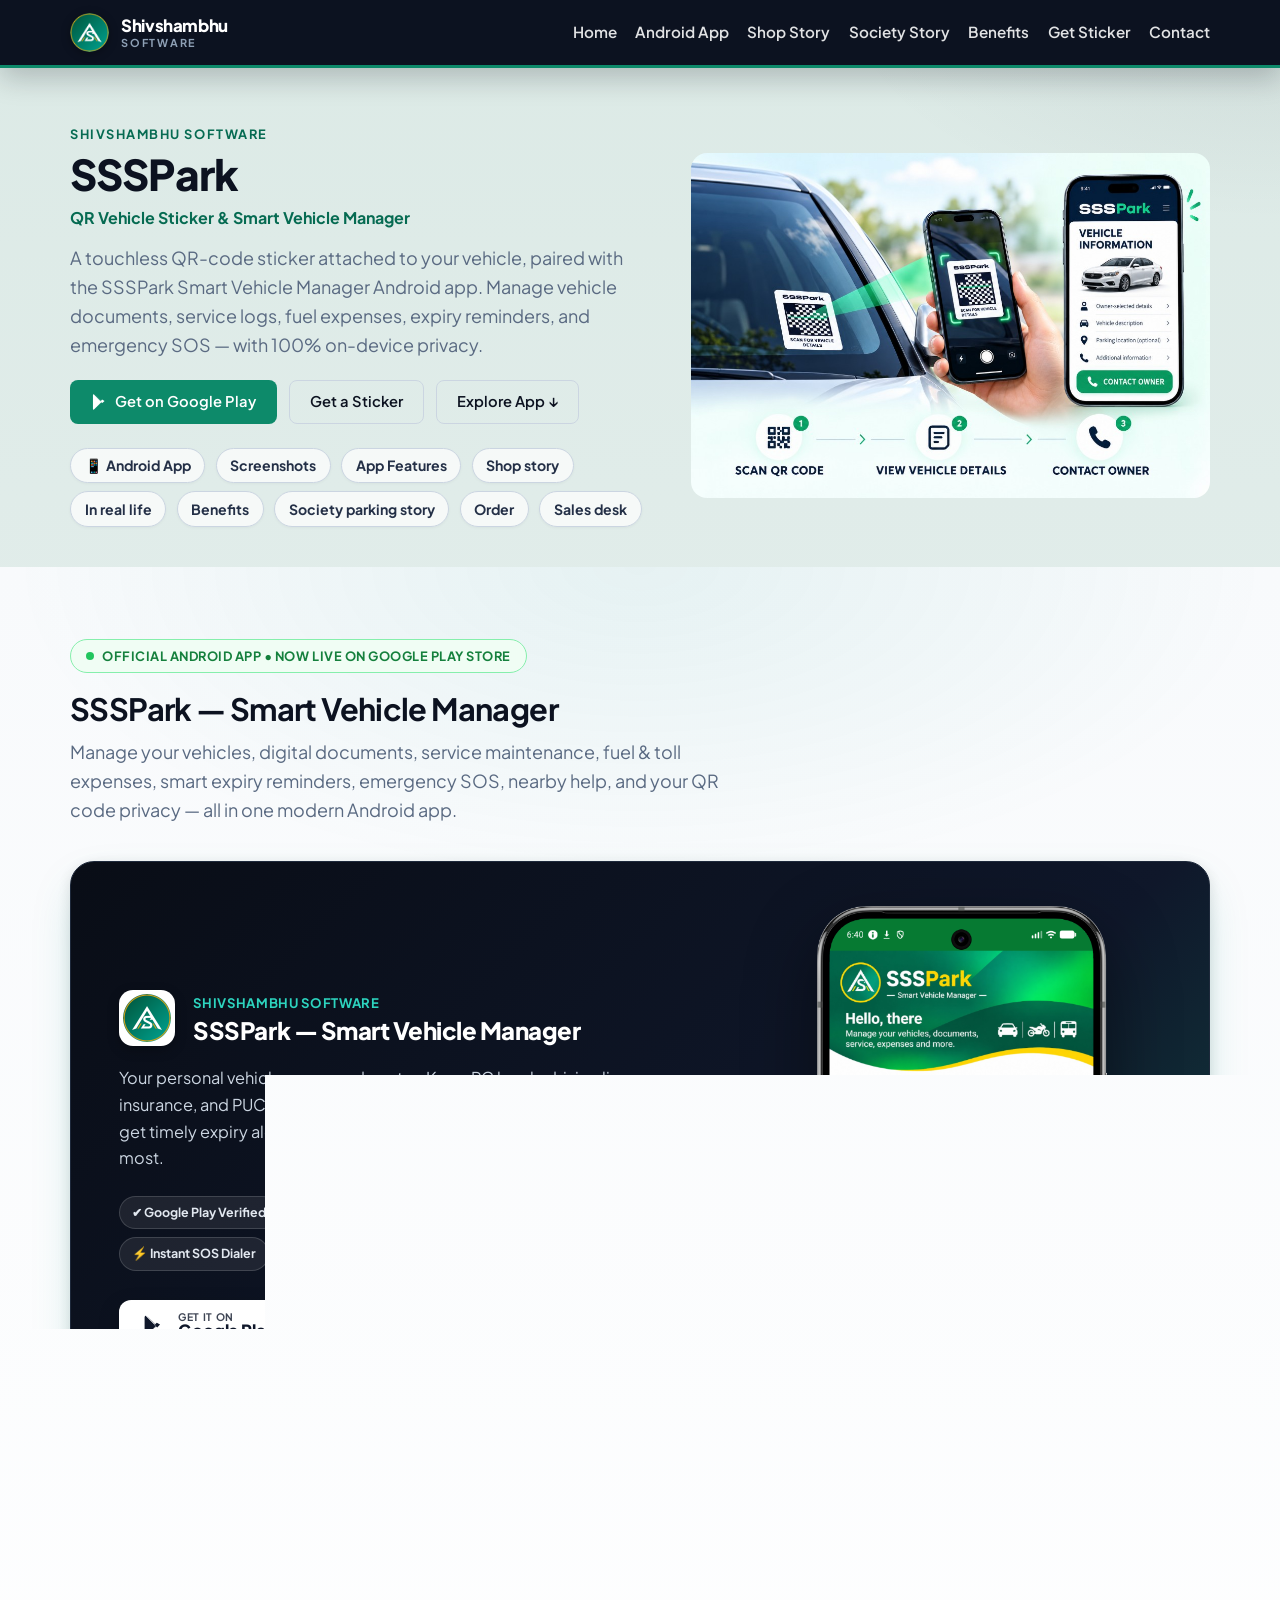
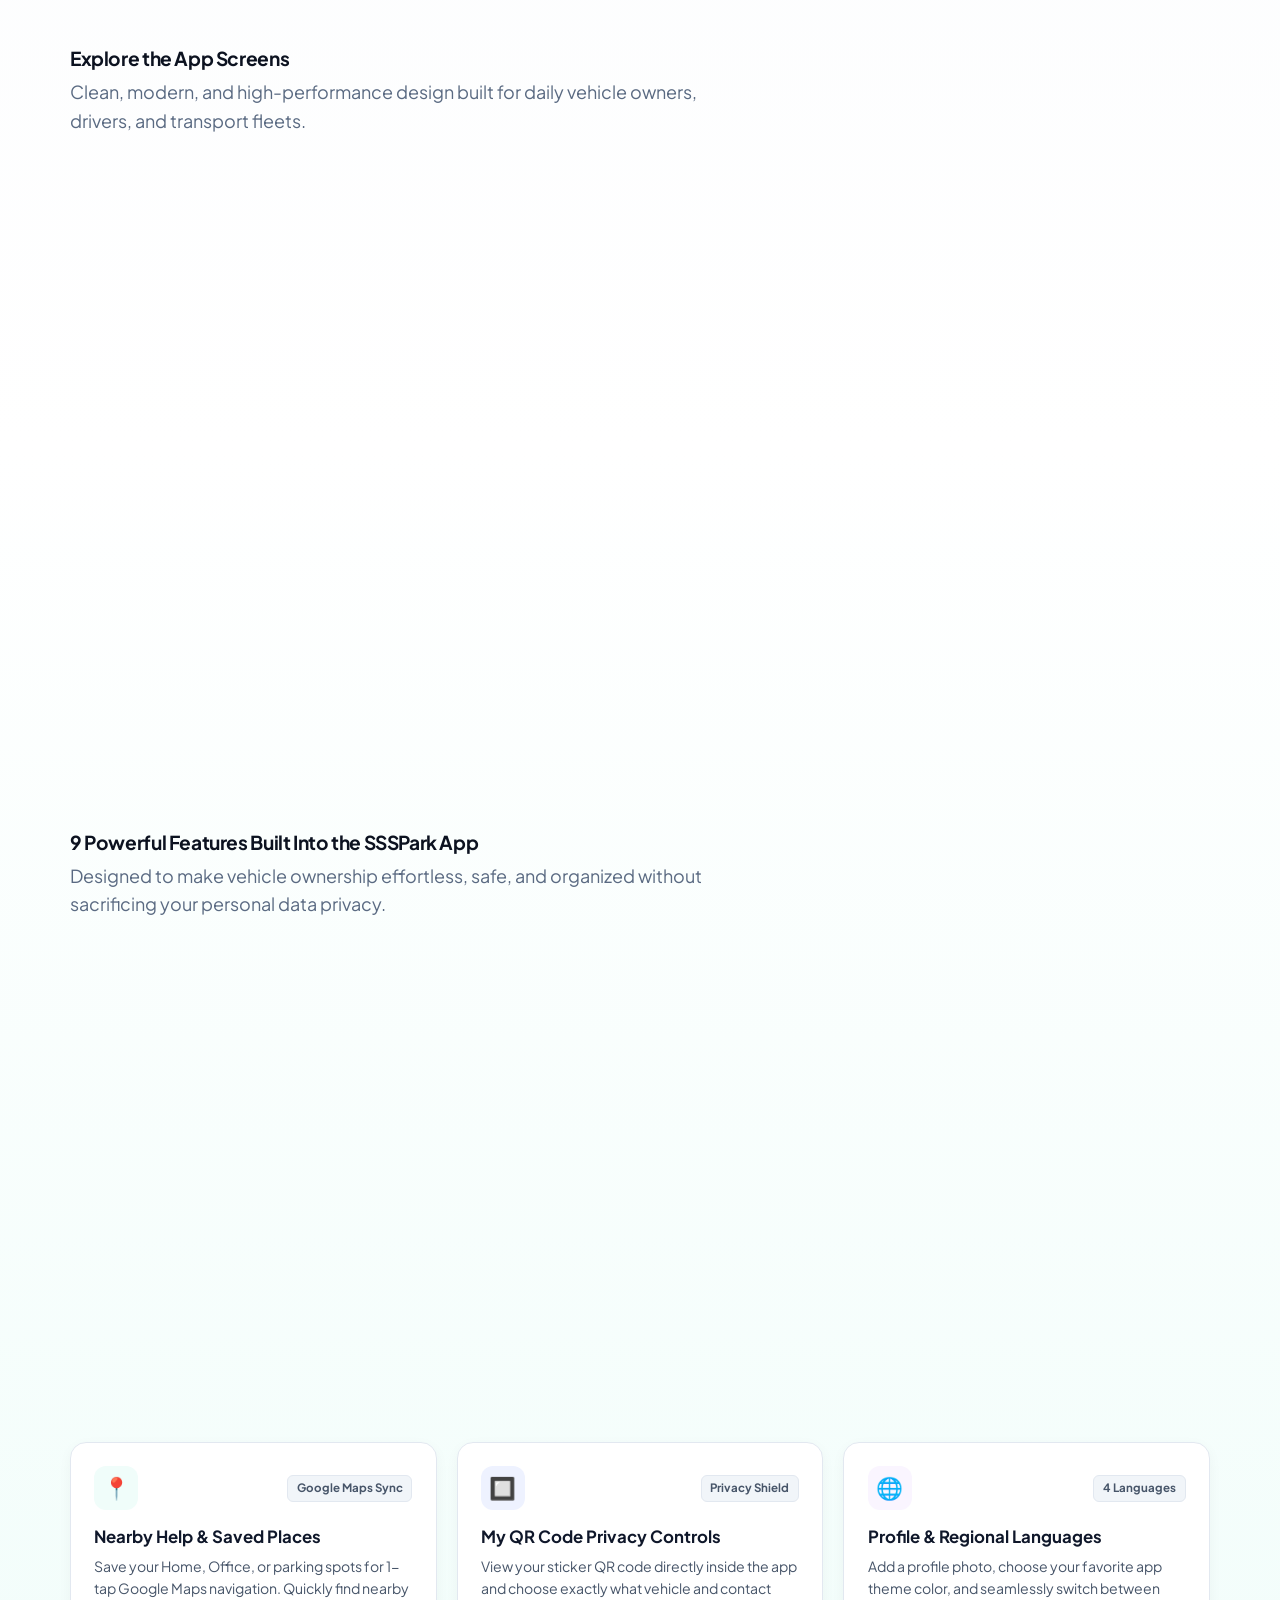
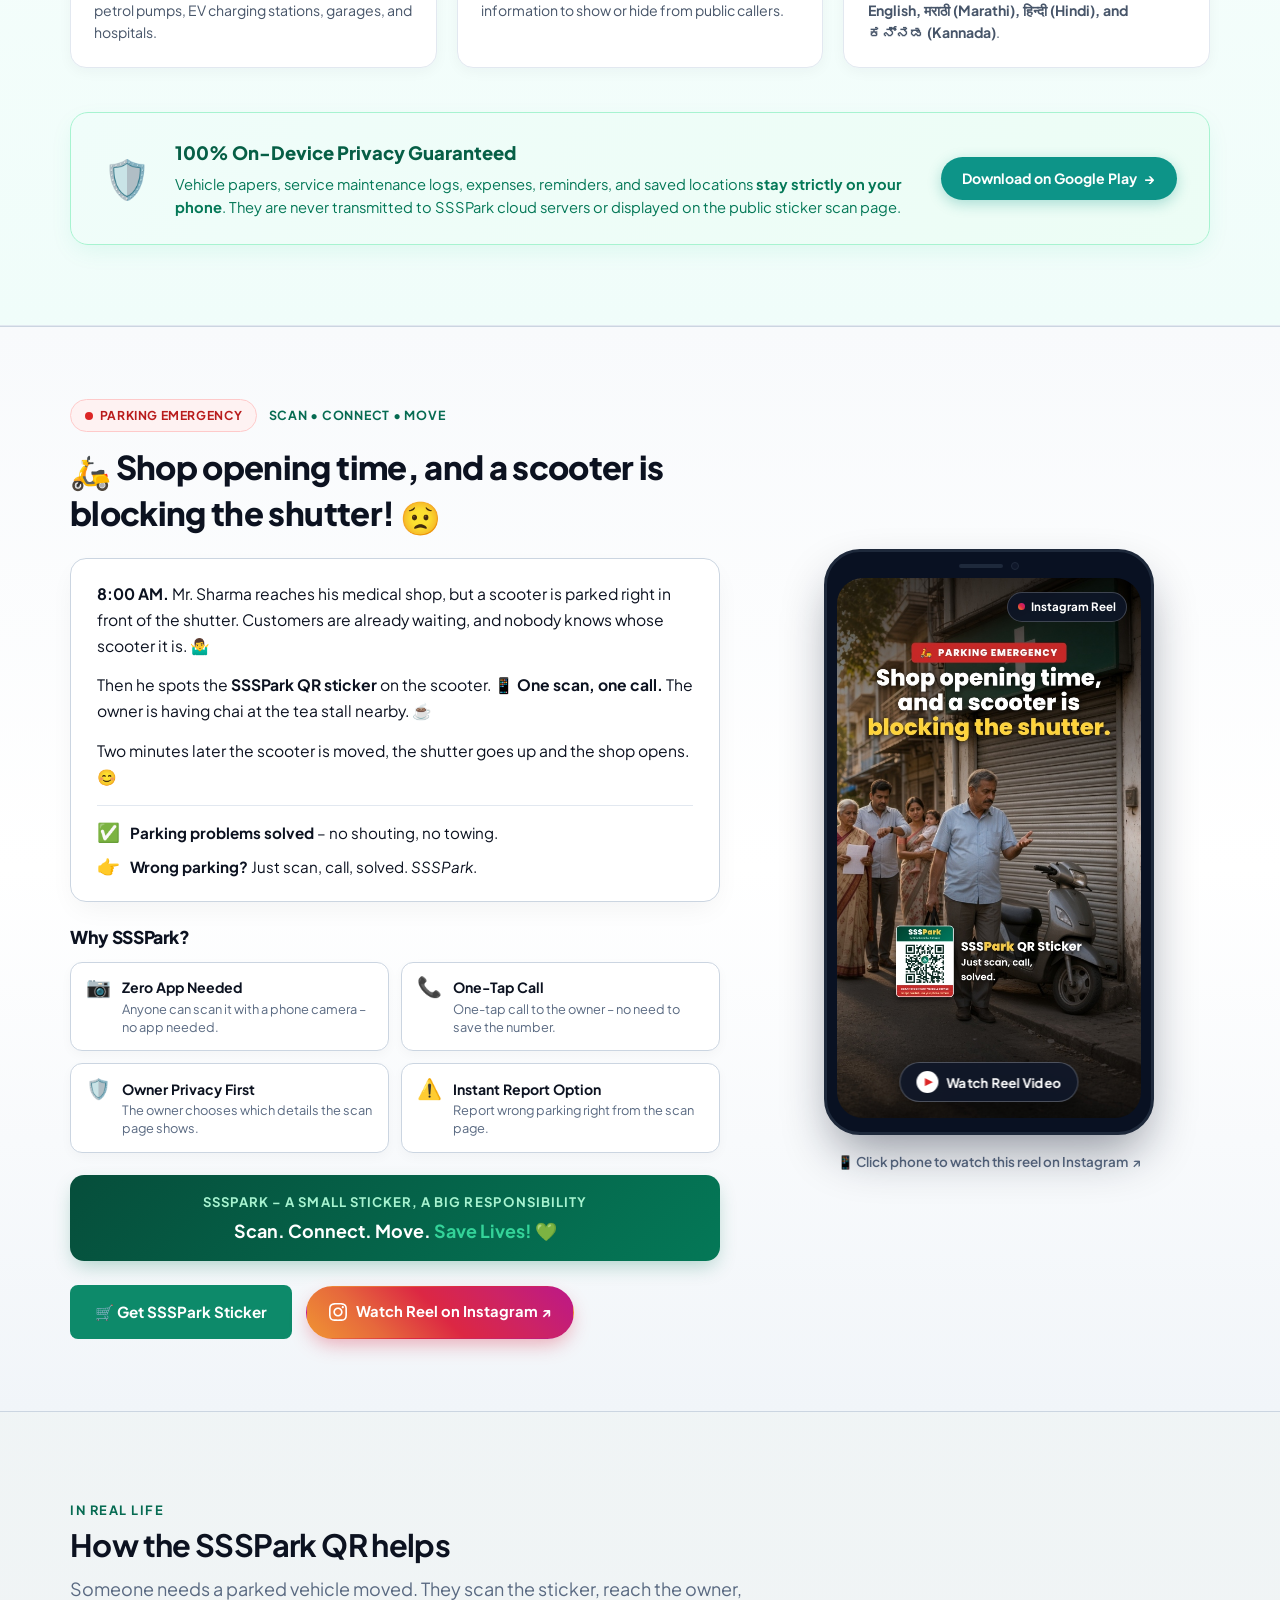
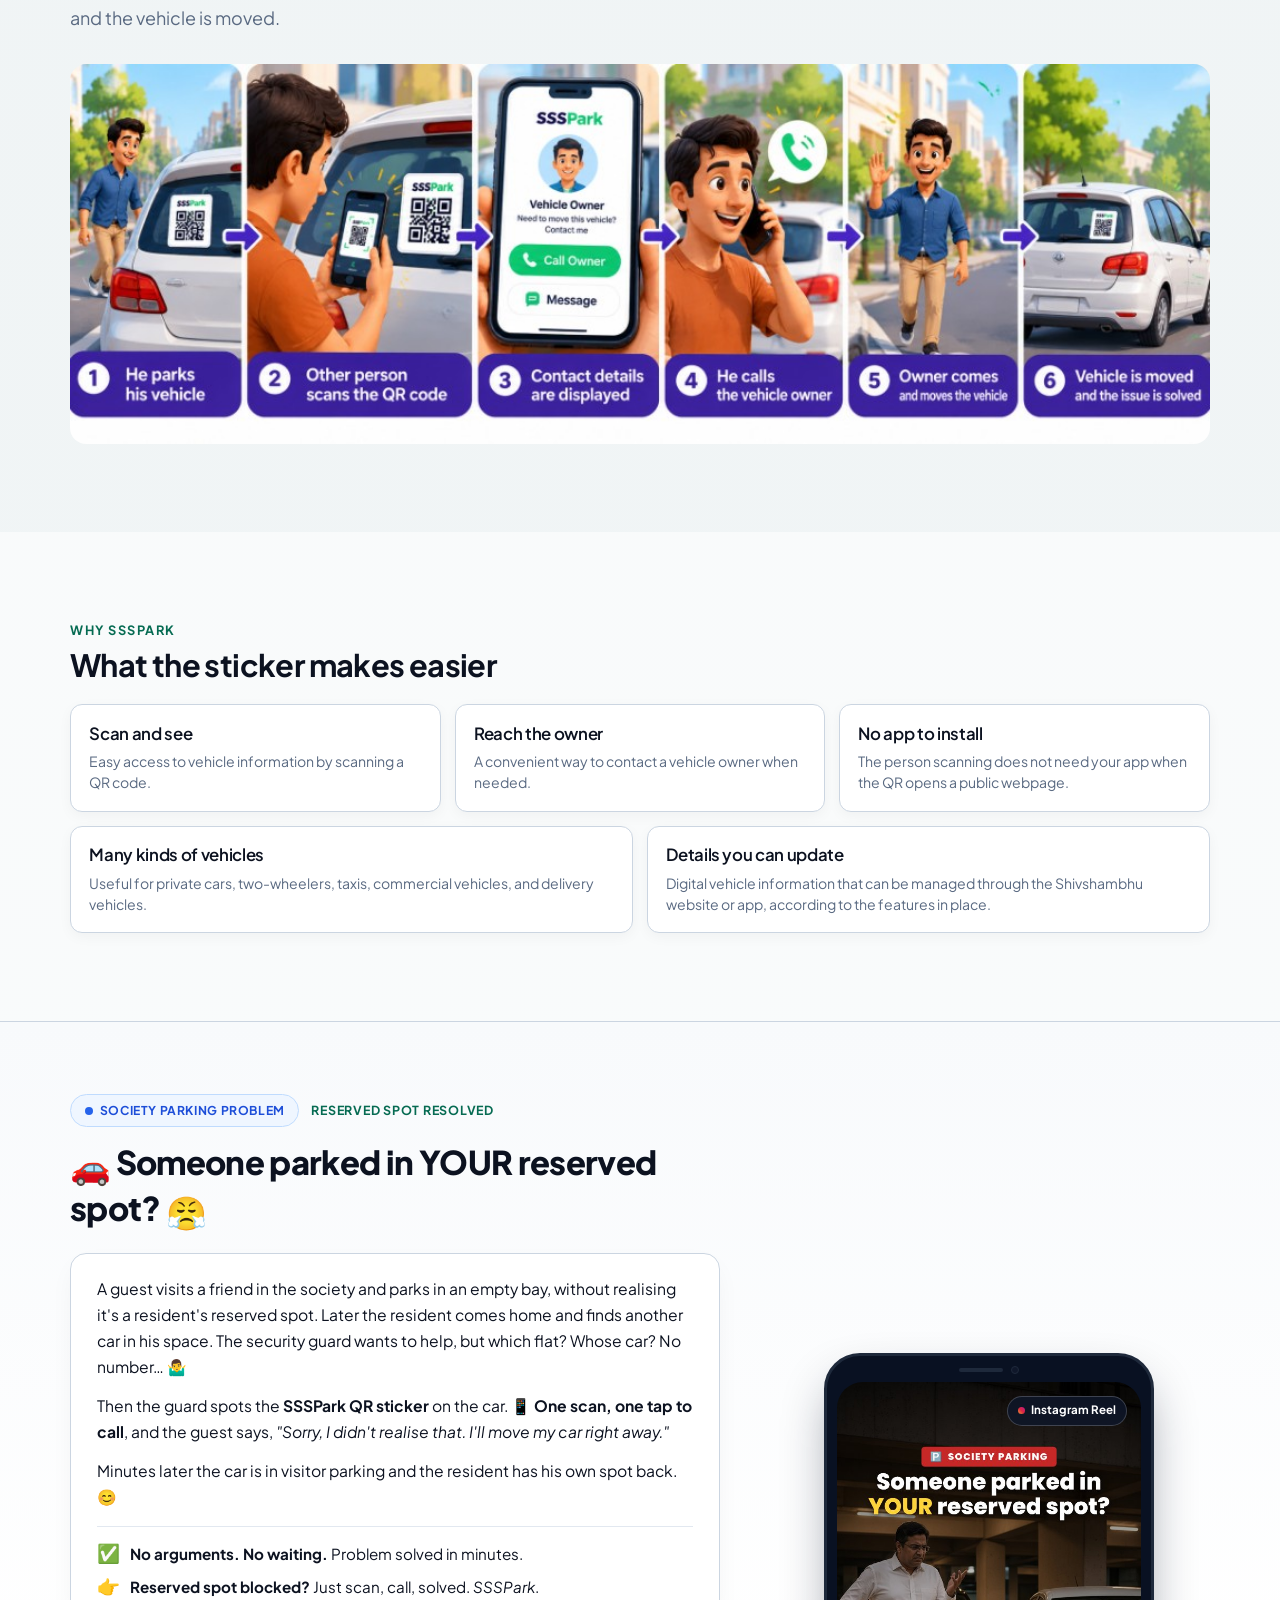
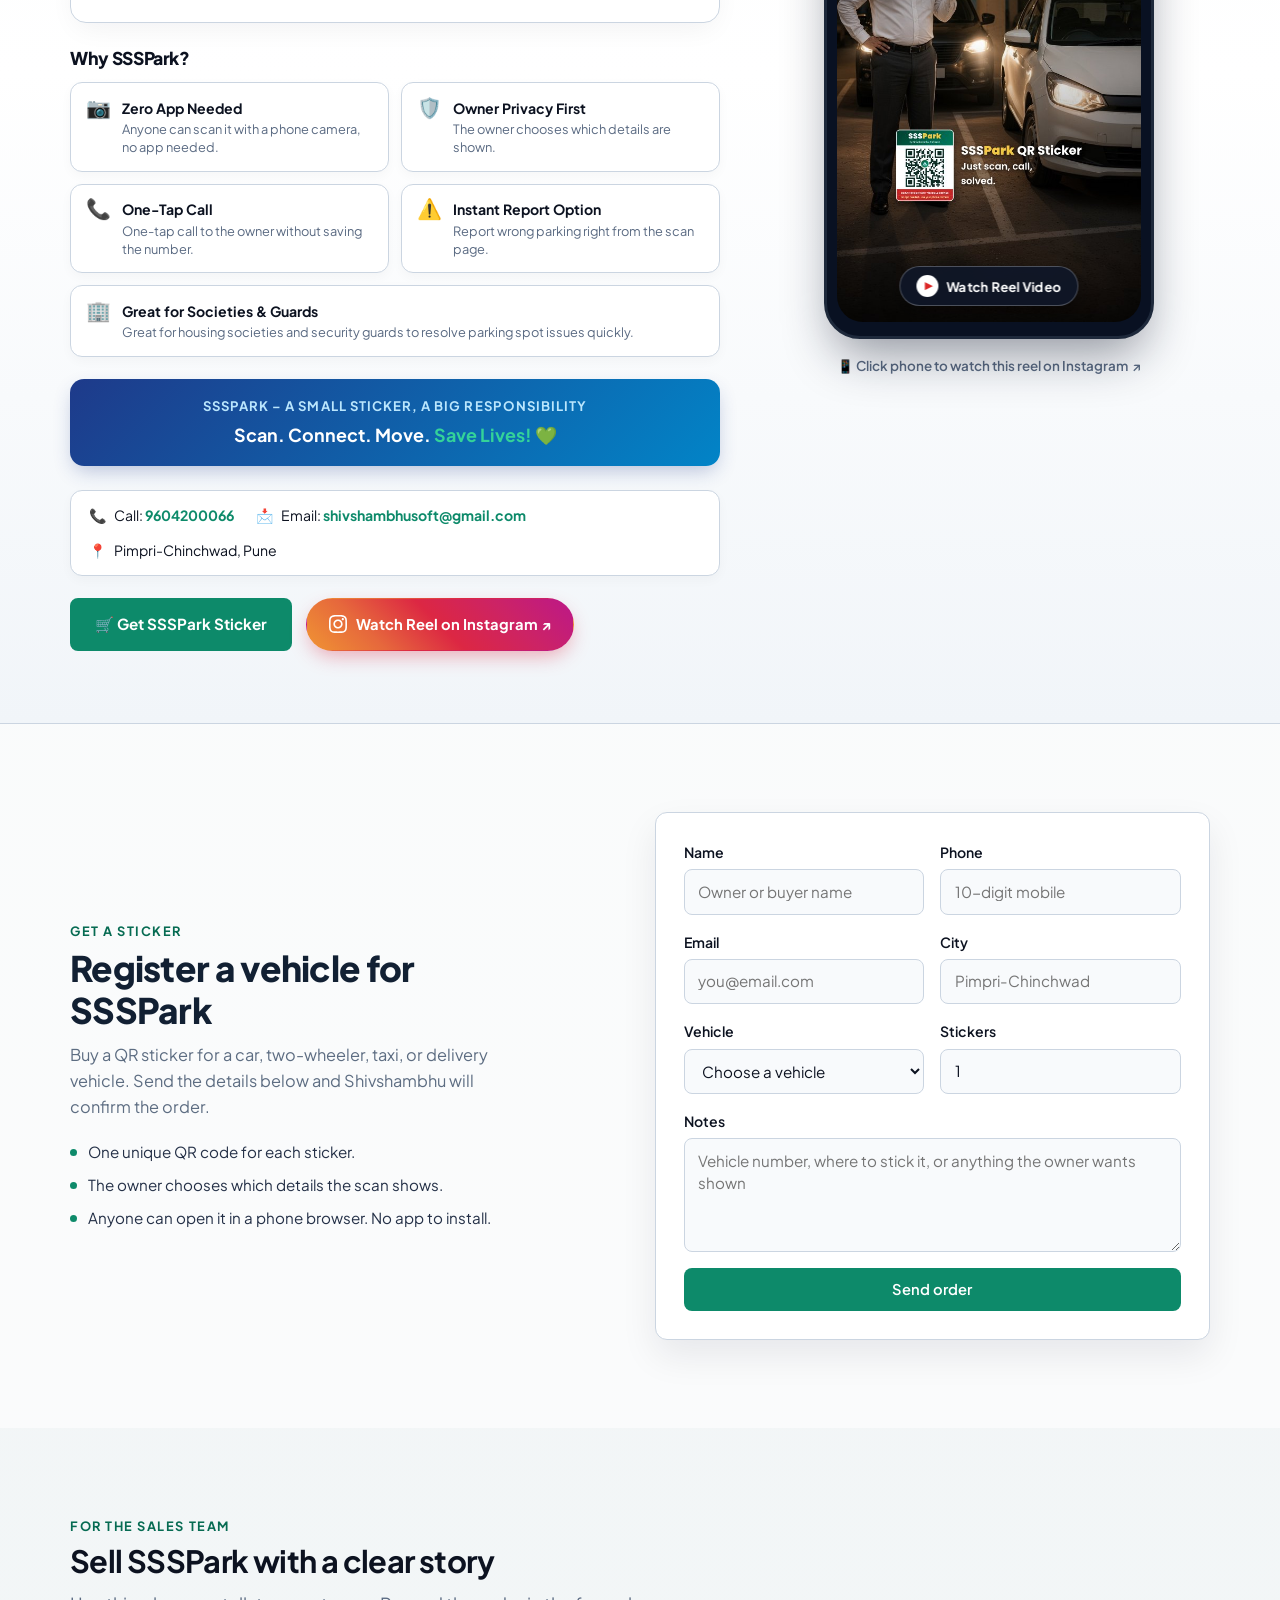
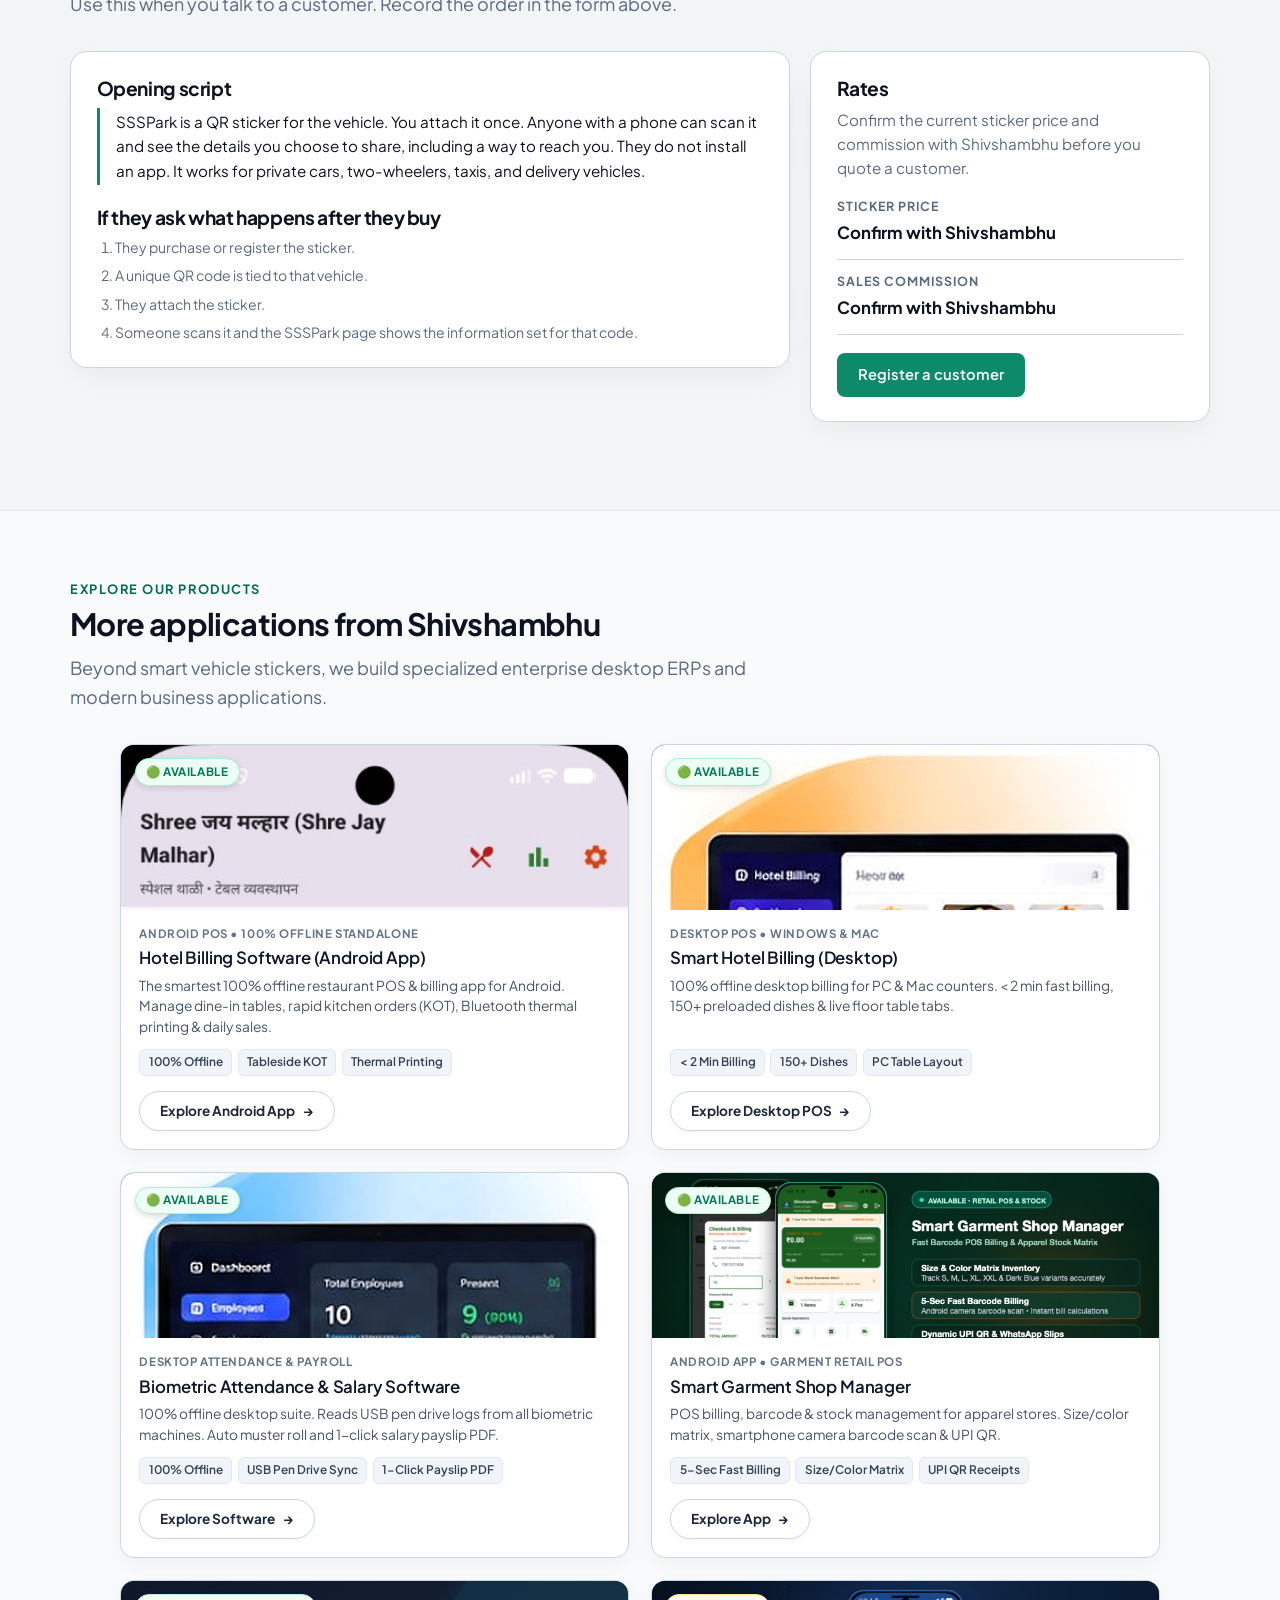
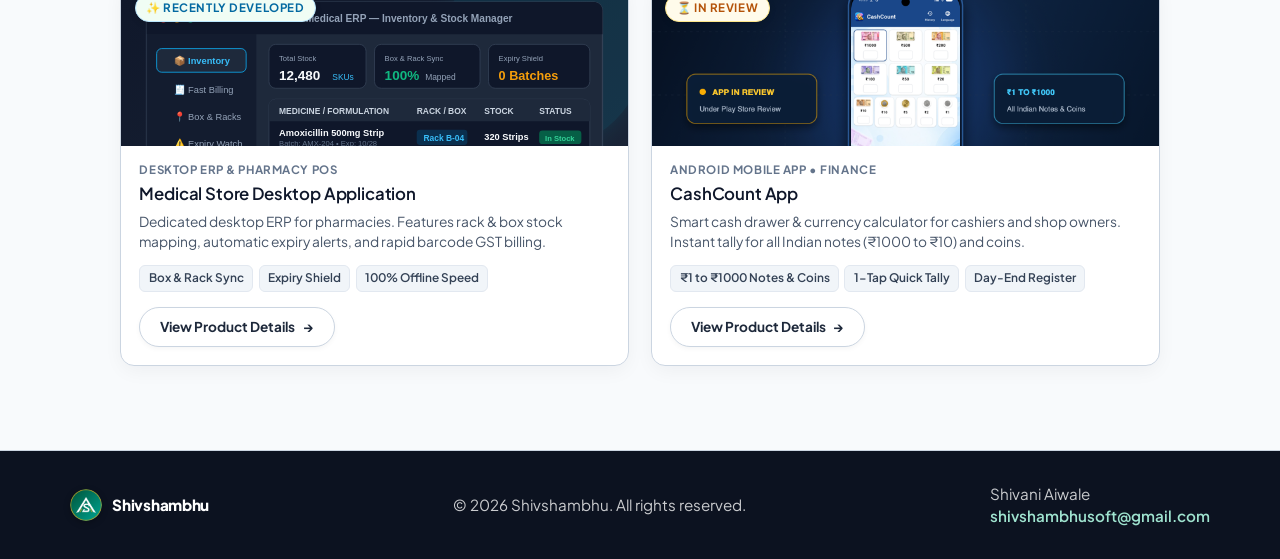
<file: ssspark.html>
<!DOCTYPE html>
<html lang="en">
<head>
  <meta charset="UTF-8" />
  <meta name="viewport" content="width=device-width, initial-scale=1.0" />
  <meta name="description" content="SSSPark QR vehicle sticker and Smart Vehicle Manager Android app. Manage vehicle documents, service, expenses, expiry reminders, emergency SOS, and parking contact securely with 100% on-device privacy." />
  <meta name="theme-color" content="#0c1220" />
  <title>SSSPark — QR Vehicle Sticker &amp; Smart Vehicle Manager App | Shivshambhu</title>
  
  <!-- Open Graph -->
  <meta property="og:type" content="website" />
  <meta property="og:title" content="SSSPark — QR Vehicle Sticker &amp; Smart Vehicle Manager App" />
  <meta property="og:description" content="Manage vehicles, digital documents vault, service &amp; expenses, expiry reminders, emergency SOS, and QR privacy controls on your Android phone." />
  <meta property="og:image" content="assets/ssspark-app-dashboard.png" />
  
  <!-- Favicon -->
  <link rel="icon" type="image/svg+xml" href="assets/favicon.svg?v=2.5" />
  <link rel="icon" type="image/png" sizes="32x32" href="assets/favicon-32.png" />
  <link rel="icon" type="image/png" sizes="64x64" href="assets/favicon-64.png" />
  <link rel="apple-touch-icon" href="assets/logo-192.png" />
  
  <!-- Fonts -->
  <link rel="preconnect" href="https://fonts.googleapis.com" />
  <link rel="preconnect" href="https://fonts.gstatic.com" crossorigin />
  <link href="https://fonts.googleapis.com/css2?family=Plus+Jakarta+Sans:wght@400;500;600;700;800&family=Source+Sans+3:wght@400;500;600;700&display=swap" rel="stylesheet" />
  <link rel="stylesheet" href="css/styles.css?v=3.8" />
  <link rel="stylesheet" href="css/ssspark.css?v=3.8" />

  <!-- Structured Data (SoftwareApplication) -->
  <script type="application/ld+json">
    {
      "@context": "https://schema.org",
      "@type": "SoftwareApplication",
      "name": "SSSPark — Smart Vehicle Manager",
      "operatingSystem": "Android",
      "applicationCategory": "Auto & Vehicles",
      "installUrl": "https://play.google.com/store/apps/details?id=com.shivshambhu.ssspark&hl=en_IN",
      "offers": {
        "@type": "Offer",
        "price": "0",
        "priceCurrency": "INR"
      },
      "publisher": {
        "@type": "Organization",
        "name": "Shivshambhu Software",
        "email": "shivshambhusoft@gmail.com"
      }
    }
  </script>
</head>
<body class="product-page">
  <a class="skip-link" href="#main">Skip to content</a>

  <header class="site-header" id="top">
    <div class="container header-inner">
      <a class="logo logo-lockup" href="index.html" aria-label="Shivshambhu home">
        <img class="logo-img" src="assets/logo-192.png" alt="Shivshambhu Logo" width="39" height="39" />
        <span class="logo-words">Shivshambhu<small>Software</small></span>
      </a>
      <button class="nav-toggle" type="button" aria-expanded="false" aria-controls="site-nav" aria-label="Open menu">
        <span class="nav-toggle-bar"></span>
        <span class="nav-toggle-bar"></span>
        <span class="nav-toggle-bar"></span>
      </button>
      <nav class="site-nav" id="site-nav" aria-label="Primary">
        <ul>
          <li><a href="index.html#home">Home</a></li>
          <li><a href="#app">Android App</a></li>
          <li><a href="#how">Shop Story</a></li>
          <li><a href="#society">Society Story</a></li>
          <li><a href="#benefits">Benefits</a></li>
          <li><a href="#order">Get Sticker</a></li>
          <li><a href="index.html#contact">Contact</a></li>
        </ul>
      </nav>
    </div>
  </header>

  <main id="main">
    <section class="park-hero" aria-labelledby="park-title">
      <div class="container park-hero-grid">
        <div class="park-hero-copy">
          <p class="eyebrow">Shivshambhu Software</p>
          <h1 id="park-title">SSSPark</h1>
          <p class="park-kicker">QR Vehicle Sticker &amp; Smart Vehicle Manager</p>
          <p class="lede">A touchless QR-code sticker attached to your vehicle, paired with the SSSPark Smart Vehicle Manager Android app. Manage vehicle documents, service logs, fuel expenses, expiry reminders, and emergency SOS — with 100% on-device privacy.</p>
          <div class="hero-actions park-actions">
            <a class="btn btn-primary" href="https://play.google.com/store/apps/details?id=com.shivshambhu.ssspark&hl=en_IN" target="_blank" rel="noopener noreferrer">
              <svg width="18" height="18" viewBox="0 0 24 24" fill="currentColor" aria-hidden="true" style="margin-right: 0.35rem;"><path d="M3.609 1.814L13.793 12 3.61 22.186a1.503 1.503 0 0 1-.61-.314 1.5 1.5 0 0 1-.399-.958V3.086c0-.38.145-.72.399-.958.175-.164.385-.27.61-.314zm11.598 11.599L18.06 10.56l-3.268-1.887-2.437 2.437 2.852 2.303zm-1.414-2.828L4.472 1.488c-.015-.008-.03-.016-.045-.023l8.766 8.766.6-.646zm0 2.83l-.6-.647-8.766 8.767c.015-.007.03-.015.045-.023l9.321-9.097z"/></svg>
              <span>Get on Google Play</span>
            </a>
            <a class="btn btn-line" href="#order">Get a Sticker</a>
            <a class="btn btn-line" href="#app">Explore App ↓</a>
          </div>
          <nav class="park-jumps" aria-label="On this page">
            <a href="#app">📱 Android App</a>
            <a href="#app-screens">Screenshots</a>
            <a href="#app-features">App Features</a>
            <a href="#how">Shop story</a>
            <a href="#real-life">In real life</a>
            <a href="#benefits">Benefits</a>
            <a href="#society">Society parking story</a>
            <a href="#order">Order</a>
            <a href="#sales">Sales desk</a>
          </nav>
        </div>

        <figure class="park-stage">
          <img src="assets/ssspark-scan.jpg" alt="A phone scans the SSSPark sticker on a car windshield and opens vehicle information, with steps to scan the QR code, view details, and contact the owner." />
        </figure>
      </div>
    </section>

    <!-- SSSPark Smart Vehicle Manager Android App Section -->
    <section class="section section-ssspark-app" id="app" aria-labelledby="app-title">
      <div class="container">
        <div class="section-head text-center">
          <div class="app-pill-badge">
            <span class="pulse-dot-green"></span>
            <span>Official Android App • Now Live on Google Play Store</span>
          </div>
          <h2 id="app-title">SSSPark — <span>Smart Vehicle Manager</span></h2>
          <p class="lede">Manage your vehicles, digital documents, service maintenance, fuel &amp; toll expenses, smart expiry reminders, emergency SOS, nearby help, and your QR code privacy — all in one modern Android app.</p>
        </div>

        <!-- Google Play Spotlight Showcase Banner -->
        <div class="app-spotlight-card reveal">
          <div class="app-spotlight-copy">
            <div class="app-spotlight-brand">
              <img src="assets/logo-192.png" alt="SSSPark Logo" class="app-brand-icon" width="56" height="56" />
              <div class="app-brand-text">
                <span class="app-brand-sub">Shivshambhu Software</span>
                <h3 class="app-brand-title">SSSPark — Smart Vehicle Manager</h3>
              </div>
            </div>

            <p class="app-spotlight-desc">
              Your personal vehicle command center. Keep RC book, driving licence, insurance, and PUC in a secure digital vault, record service and fuel expenses, get timely expiry alerts, and trigger emergency SOS calls when it matters most.
            </p>

            <div class="app-badges-row">
              <span class="app-meta-badge">✔ Google Play Verified</span>
              <span class="app-meta-badge">🔒 100% On-Device Privacy</span>
              <span class="app-meta-badge">🌍 English • मराठी • हिन्दी • ಕನ್ನಡ</span>
              <span class="app-meta-badge">⚡ Instant SOS Dialer</span>
            </div>

            <div class="app-spotlight-ctas">
              <a class="btn-playstore-download" href="https://play.google.com/store/apps/details?id=com.shivshambhu.ssspark&hl=en_IN" target="_blank" rel="noopener noreferrer">
                <svg class="play-svg-icon" viewBox="0 0 24 24" width="24" height="24" fill="currentColor" aria-hidden="true"><path d="M3.609 1.814L13.793 12 3.61 22.186a1.503 1.503 0 0 1-.61-.314 1.5 1.5 0 0 1-.399-.958V3.086c0-.38.145-.72.399-.958.175-.164.385-.27.61-.314zm11.598 11.599L18.06 10.56l-3.268-1.887-2.437 2.437 2.852 2.303zm-1.414-2.828L4.472 1.488c-.015-.008-.03-.016-.045-.023l8.766 8.766.6-.646zm0 2.83l-.6-.647-8.766 8.767c.015-.007.03-.015.045-.023l9.321-9.097z"/></svg>
                <div class="play-btn-text">
                  <span class="play-btn-sub">GET IT ON</span>
                  <span class="play-btn-main">Google Play</span>
                </div>
              </a>
              <a class="btn-spotlight-ghost" href="#app-screens">View App Screens ↓</a>
            </div>

            <div class="app-spotlight-privacy-note">
              <span class="privacy-icon">🛡️</span>
              <span><strong>Privacy First:</strong> Vehicle papers, service records, expenses, reminders, and saved places stay on your phone. They are never sent to SSSPark servers or shown on public stickers.</span>
            </div>
          </div>

          <!-- Phone Mockup Right Column -->
          <div class="app-spotlight-visual">
            <div class="spotlight-phone-wrapper">
              <img src="assets/ssspark-app-dashboard.png" alt="SSSPark Smart Vehicle Manager Android app dashboard screen" class="spotlight-phone-img" loading="lazy" />
              <div class="spotlight-phone-glow" aria-hidden="true"></div>
            </div>
          </div>
        </div>

        <!-- 5 Live App Screenshots Gallery -->
        <div class="app-gallery-subsection" id="app-screens">
          <div class="section-head text-center" style="margin-top: 3.5rem;">
            <p class="eyebrow">Real App Interface</p>
            <h3>Explore the <span>App Screens</span></h3>
            <p class="lede">Clean, modern, and high-performance design built for daily vehicle owners, drivers, and transport fleets.</p>
          </div>

          <div class="ssspark-screens-grid">
            <!-- Screen 1: Dashboard -->
            <article class="app-screen-card reveal">
              <div class="app-screen-preview">
                <img src="assets/ssspark-app-dashboard.png" alt="SSSPark Android app dashboard showing vehicle management tiles and QR code link" loading="lazy" />
              </div>
              <div class="app-screen-info">
                <span class="app-screen-step">01 • Dashboard</span>
                <h4>Smart Dashboard</h4>
                <p>Central command for vehicles, documents, service work, expenses, reminders, emergency SOS, nearby help, and your QR code.</p>
              </div>
            </article>

            <!-- Screen 2: Documents Vault -->
            <article class="app-screen-card reveal">
              <div class="app-screen-preview">
                <img src="assets/ssspark-app-docs.png" alt="SSSPark Documents vault storing Driving Licence and RC Book with share and view options" loading="lazy" />
              </div>
              <div class="app-screen-info">
                <span class="app-screen-step">02 • Documents Vault</span>
                <h4>Digital Documents</h4>
                <p>Store insurance, PUC, RC book, and driving licence papers securely on your phone. View, share, or save offline copies in 1 tap.</p>
              </div>
            </article>

            <!-- Screen 3: Reminders -->
            <article class="app-screen-card reveal">
              <div class="app-screen-preview">
                <img src="assets/ssspark-app-reminders.png" alt="SSSPark smart reminders alert screen tracking service, insurance, and PUC expiry dates" loading="lazy" />
              </div>
              <div class="app-screen-info">
                <span class="app-screen-step">03 • Expiry Alerts</span>
                <h4>Smart Reminders</h4>
                <p>Automated reminders for service dates, insurance policy renewals, PUC certificates, and licence validity with overdue tracking.</p>
              </div>
            </article>

            <!-- Screen 4: Emergency SOS -->
            <article class="app-screen-card reveal">
              <div class="app-screen-preview">
                <img src="assets/ssspark-app-sos.png" alt="SSSPark Emergency SOS screen with 1-tap call buttons for Ambulance, Police, and Helpline" loading="lazy" />
              </div>
              <div class="app-screen-info">
                <span class="app-screen-step">04 • Emergency Help</span>
                <h4>Emergency SOS</h4>
                <p>Instant phone dialer for Ambulance (108), Police (100), National Emergency Helpline (112), and custom emergency contacts.</p>
              </div>
            </article>

            <!-- Screen 5: Nearby Help -->
            <article class="app-screen-card reveal">
              <div class="app-screen-preview">
                <img src="assets/ssspark-app-nearby.png" alt="SSSPark Nearby Help screen opening Google Maps for petrol pumps, EV charging, garage, and hospital" loading="lazy" />
              </div>
              <div class="app-screen-info">
                <span class="app-screen-step">05 • Nearby Places</span>
                <h4>Nearby Help &amp; Maps</h4>
                <p>Save Home and Office places, and open Google Maps in 1 tap for nearby petrol pumps, EV chargers, garages, and hospitals.</p>
              </div>
            </article>

            <!-- Screen 6: Car QR Info & Privacy Settings -->
            <article class="app-screen-card reveal">
              <div class="app-screen-preview">
                <img src="assets/ssspark-app-qr-info.png" alt="SSSPark Edit Information screen choosing what personal details and contact numbers show on car QR sticker" loading="lazy" />
              </div>
              <div class="app-screen-info">
                <span class="app-screen-step">06 • Car QR Info</span>
                <h4>Car QR Code Controls</h4>
                <p>Update details and choose what to show on your car QR sticker. Toggle primary phone, family number, address, or email anytime.</p>
              </div>
            </article>
          </div>
        </div>

        <!-- App Features 3x3 Grid (All 9 Features) -->
        <div class="app-features-subsection" id="app-features">
          <div class="section-head text-center" style="margin-top: 3.5rem;">
            <p class="eyebrow">Everything You Need</p>
            <h3>9 Powerful Features Built Into the <span>SSSPark App</span></h3>
            <p class="lede">Designed to make vehicle ownership effortless, safe, and organized without sacrificing your personal data privacy.</p>
          </div>

          <div class="ssspark-features-grid">
            <!-- Feature 1: Dashboard -->
            <article class="ssspark-feat-card reveal">
              <div class="feat-card-header">
                <div class="feat-icon-wrap feat-ico-purple">🎛️</div>
                <span class="feat-badge">Central Hub</span>
              </div>
              <h4>All-in-One Vehicle Dashboard</h4>
              <p>Quick access to all your registered vehicles, paper vaults, maintenance logs, expenses, reminder alerts, emergency dialer, and QR privacy controls.</p>
            </article>

            <!-- Feature 2: My Vehicles -->
            <article class="ssspark-feat-card reveal">
              <div class="feat-card-header">
                <div class="feat-icon-wrap feat-ico-blue">🚗</div>
                <span class="feat-badge">Multiple Vehicles</span>
              </div>
              <h4>My Vehicles Management</h4>
              <p>Save vehicle registration numbers, vehicle brand, fuel type (Petrol, Diesel, CNG, Electric), model, and specifications safely on your phone.</p>
            </article>

            <!-- Feature 3: Documents Vault -->
            <article class="ssspark-feat-card reveal">
              <div class="feat-card-header">
                <div class="feat-icon-wrap feat-ico-green">📑</div>
                <span class="feat-badge">Digital Vault</span>
              </div>
              <h4>Vehicle Documents Vault</h4>
              <p>Store your Insurance policy, Pollution (PUC) certificate, RC Book, Driving Licence, and other papers. Share on WhatsApp or view offline anytime.</p>
            </article>

            <!-- Feature 4: Service & Expenses -->
            <article class="ssspark-feat-card reveal">
              <div class="feat-card-header">
                <div class="feat-icon-wrap feat-ico-amber">🔧</div>
                <span class="feat-badge">Cost Tracking</span>
              </div>
              <h4>Service &amp; Expenses Tracker</h4>
              <p>Record workshop service work, oil changes, parts replacement, and log day-to-day vehicle running costs such as fuel fills, highway tolls, and parking fees.</p>
            </article>

            <!-- Feature 5: Smart Reminders -->
            <article class="ssspark-feat-card reveal">
              <div class="feat-card-header">
                <div class="feat-icon-wrap feat-ico-rose">⏰</div>
                <span class="feat-badge">Zero Fines</span>
              </div>
              <h4>Expiry &amp; Service Reminders</h4>
              <p>Never get fined for expired papers or missed maintenance. Get timely reminder alerts before your insurance, PUC, driving licence, or service dates arrive.</p>
            </article>

            <!-- Feature 6: Emergency SOS -->
            <article class="ssspark-feat-card reveal">
              <div class="feat-card-header">
                <div class="feat-icon-wrap feat-ico-red">🚨</div>
                <span class="feat-badge">Instant Calling</span>
              </div>
              <h4>Emergency SOS Dialer</h4>
              <p>1-tap buttons to immediately call Ambulance (108), Police (100), Emergency Helpline (112), or family numbers. Only opens your phone dialer safely.</p>
            </article>

            <!-- Feature 7: Nearby Help -->
            <article class="ssspark-feat-card reveal">
              <div class="feat-card-header">
                <div class="feat-icon-wrap feat-ico-teal">📍</div>
                <span class="feat-badge">Google Maps Sync</span>
              </div>
              <h4>Nearby Help &amp; Saved Places</h4>
              <p>Save your Home, Office, or parking spots for 1-tap Google Maps navigation. Quickly find nearby petrol pumps, EV charging stations, garages, and hospitals.</p>
            </article>

            <!-- Feature 8: My QR Code -->
            <article class="ssspark-feat-card reveal">
              <div class="feat-card-header">
                <div class="feat-icon-wrap feat-ico-indigo">🔲</div>
                <span class="feat-badge">Privacy Shield</span>
              </div>
              <h4>My QR Code Privacy Controls</h4>
              <p>View your sticker QR code directly inside the app and choose exactly what vehicle and contact information to show or hide from public callers.</p>
            </article>

            <!-- Feature 9: Profile & Multi-Language -->
            <article class="ssspark-feat-card reveal">
              <div class="feat-card-header">
                <div class="feat-icon-wrap feat-ico-violet">🌐</div>
                <span class="feat-badge">4 Languages</span>
              </div>
              <h4>Profile &amp; Regional Languages</h4>
              <p>Add a profile photo, choose your favorite app theme color, and seamlessly switch between <strong>English, मराठी (Marathi), हिन्दी (Hindi), and ಕನ್ನಡ (Kannada)</strong>.</p>
            </article>
          </div>

          <!-- Prominent Privacy Commitment Banner -->
          <div class="app-privacy-banner reveal">
            <div class="privacy-shield-icon">🛡️</div>
            <div class="privacy-banner-text">
              <h4>100% On-Device Privacy Guaranteed</h4>
              <p>Vehicle papers, service maintenance logs, expenses, reminders, and saved locations <strong>stay strictly on your phone</strong>. They are never transmitted to SSSPark cloud servers or displayed on the public sticker scan page.</p>
            </div>
            <a class="btn-playstore-pill" href="https://play.google.com/store/apps/details?id=com.shivshambhu.ssspark&hl=en_IN" target="_blank" rel="noopener noreferrer">
              <span>Download on Google Play</span> <span aria-hidden="true">→</span>
            </a>
          </div>
        </div>

      </div>
    </section>

    <!-- Real-Life Story: Shutter Emergency & Instagram Reel Showcase -->
    <section class="section section-story" id="how" aria-labelledby="story-title">
      <div class="container">
        <div class="shutter-story-grid">
          
          <!-- Left Column: Story Description, Highlights, and CTAs -->
          <div class="story-content reveal">
            <div class="story-tag-wrap">
              <span class="story-pill"><span class="story-pulse-dot" aria-hidden="true"></span> Parking Emergency</span>
              <span class="story-sub-tag">Scan • Connect • Move</span>
            </div>

            <h2 id="story-title" class="story-heading">
              <span class="heading-emoji">🛵</span> Shop opening time, and a scooter is blocking the shutter! <span class="heading-emoji">😟</span>
            </h2>

            <div class="story-card-box">
              <p class="story-lead">
                <strong>8:00 AM.</strong> Mr. Sharma reaches his medical shop, but a scooter is parked right in front of the shutter. Customers are already waiting, and nobody knows whose scooter it is. <span class="story-emoji">🤷‍♂️</span>
              </p>
              <p class="story-turning">
                Then he spots the <strong>SSSPark QR sticker</strong> on the scooter. <span class="story-emoji">📱</span> <strong>One scan, one call.</strong> The owner is having chai at the tea stall nearby. <span class="story-emoji">☕</span>
              </p>
              <p class="story-resolution">
                Two minutes later the scooter is moved, the shutter goes up and the shop opens. <span class="story-emoji">😊</span>
              </p>

              <div class="story-keypoints">
                <div class="keypoint-item">
                  <span class="kp-icon">✅</span>
                  <div><strong>Parking problems solved</strong> – no shouting, no towing.</div>
                </div>
                <div class="keypoint-item">
                  <span class="kp-icon">👉</span>
                  <div><strong>Wrong parking?</strong> Just scan, call, solved. <em>SSSPark</em>.</div>
                </div>
              </div>
            </div>

            <!-- Why SSSPark Highlights -->
            <div class="why-ssspark-block">
              <h3 class="why-title">Why SSSPark?</h3>
              <div class="why-grid">
                <div class="why-card">
                  <span class="why-icon">📷</span>
                  <div class="why-text">
                    <strong>Zero App Needed</strong>
                    <span>Anyone can scan it with a phone camera – no app needed.</span>
                  </div>
                </div>
                <div class="why-card">
                  <span class="why-icon">📞</span>
                  <div class="why-text">
                    <strong>One-Tap Call</strong>
                    <span>One-tap call to the owner – no need to save the number.</span>
                  </div>
                </div>
                <div class="why-card">
                  <span class="why-icon">🛡️</span>
                  <div class="why-text">
                    <strong>Owner Privacy First</strong>
                    <span>The owner chooses which details the scan page shows.</span>
                  </div>
                </div>
                <div class="why-card">
                  <span class="why-icon">⚠️</span>
                  <div class="why-text">
                    <strong>Instant Report Option</strong>
                    <span>Report wrong parking right from the scan page.</span>
                  </div>
                </div>
              </div>
            </div>

            <!-- Motto Banner -->
            <div class="story-motto-banner">
              <div class="motto-badge">SSSPark – A Small Sticker, A Big Responsibility</div>
              <p class="motto-phrase">Scan. Connect. Move. <strong>Save Lives!</strong> 💚</p>
            </div>

            <!-- Action Buttons -->
            <div class="story-actions">
              <a class="btn btn-primary btn-order-sticker" href="#order">
                <span>🛒 Get SSSPark Sticker</span>
              </a>
              <a class="btn btn-instagram-reel" href="https://www.instagram.com/shivshambhu.software/reel/DfVx4FJJQKs" target="_blank" rel="noopener noreferrer">
                <svg class="btn-ig-icon" viewBox="0 0 24 24" fill="currentColor" aria-hidden="true" width="18" height="18"><path d="M12 2.163c3.204 0 3.584.012 4.85.07 3.252.148 4.771 1.691 4.919 4.919.058 1.265.069 1.645.069 4.849 0 3.205-.012 3.584-.069 4.849-.149 3.225-1.664 4.771-4.919 4.919-1.266.058-1.644.07-4.85.07-3.204 0-3.584-.012-4.849-.07-3.26-.149-4.771-1.699-4.919-4.92-.058-1.265-.07-1.644-.07-4.849 0-3.204.013-3.583.07-4.849.149-3.227 1.664-4.771 4.919-4.919 1.266-.057 1.645-.069 4.849-.069zm0-2.163c-3.259 0-3.667.014-4.947.072-4.358.2-6.78 2.618-6.98 6.98-.059 1.281-.073 1.689-.073 4.948 0 3.259.014 3.668.072 4.948.2 4.358 2.618 6.78 6.98 6.98 1.281.058 1.689.072 4.948.072 3.259 0 3.668-.014 4.948-.072 4.354-.2 6.782-2.618 6.979-6.98.059-1.28.073-1.689.073-4.948 0-3.259-.014-3.667-.072-4.947-.196-4.354-2.617-6.78-6.979-6.98-1.281-.059-1.69-.073-4.949-.073zm0 5.838c-3.403 0-6.162 2.759-6.162 6.162s2.759 6.163 6.162 6.163 6.162-2.759 6.162-6.163c0-3.403-2.759-6.162-6.162-6.162zm0 10.162c-2.209 0-4-1.79-4-4 0-2.209 1.791-4 4-4s4 1.791 4 4c0 2.21-1.791 4-4 4zm6.406-11.845c-.796 0-1.441.645-1.441 1.44s.645 1.44 1.441 1.44c.795 0 1.439-.645 1.439-1.44s-.644-1.44-1.439-1.44z"/></svg>
                <span>Watch Reel on Instagram <span aria-hidden="true">↗</span></span>
              </a>
            </div>
          </div>

          <!-- Right Column: Smartphone Mockup with Link to Instagram Reel -->
          <div class="story-media-column reveal">
            <div class="phone-mockup-wrapper">
              <a href="https://www.instagram.com/shivshambhu.software/reel/DfVx4FJJQKs" target="_blank" rel="noopener noreferrer" class="phone-reel-interactive-card" aria-label="Watch SSSPark medical store parking reel on Instagram">
                <!-- Phone Bezel / Frame -->
                <div class="phone-chassis">
                  <div class="phone-top-bar">
                    <span class="phone-speaker"></span>
                    <span class="phone-camera"></span>
                  </div>
                  <div class="phone-screen-frame">
                    <img src="assets/ssspark-reel-shutter.jpg" alt="Shop opening time and a scooter is blocking the shutter - SSSPark Parking Emergency story" class="phone-screen-img" loading="lazy" />
                    <!-- Floating Reel Overlay Pill -->
                    <div class="phone-play-pill">
                      <span class="play-icon-circle">▶</span>
                      <span class="play-pill-text">Watch Reel Video</span>
                    </div>
                    <!-- Instagram Watermark / Live Badge -->
                    <div class="phone-ig-badge">
                      <span class="ig-gradient-dot"></span>
                      <span>Instagram Reel</span>
                    </div>
                  </div>
                </div>
              </a>
              <p class="phone-click-hint">
                <a href="https://www.instagram.com/shivshambhu.software/reel/DfVx4FJJQKs" target="_blank" rel="noopener noreferrer">
                  <span>📱 Click phone to watch this reel on Instagram</span> <span aria-hidden="true">↗</span>
                </a>
              </p>
            </div>
          </div>

        </div>
      </div>
    </section>

    <section class="section" id="real-life" aria-labelledby="real-life-title">
      <div class="container">
        <p class="eyebrow">In real life</p>
        <h2 id="real-life-title">How the SSSPark QR helps</h2>
        <p class="lede section-lede">Someone needs a parked vehicle moved. They scan the sticker, reach the owner, and the vehicle is moved.</p>
        <figure class="park-flow">
          <img src="assets/ssspark-real-life.jpg" alt="How SSSPark helps in real life. 1 He parks his vehicle. 2 Other person scans the QR code. 3 Contact details are displayed. 4 He calls the vehicle owner. 5 Owner comes and moves the vehicle. 6 Vehicle is moved and the issue is solved." />
        </figure>
      </div>
    </section>

    <section class="section section-alt" id="benefits">
      <div class="container">
        <p class="eyebrow">Why SSSPark</p>
        <h2>What the sticker makes easier</h2>
        <ul class="park-benefits">
          <li class="reveal">
            <h3>Scan and see</h3>
            <p>Easy access to vehicle information by scanning a QR code.</p>
          </li>
          <li class="reveal">
            <h3>Reach the owner</h3>
            <p>A convenient way to contact a vehicle owner when needed.</p>
          </li>
          <li class="reveal">
            <h3>No app to install</h3>
            <p>The person scanning does not need your app when the QR opens a public webpage.</p>
          </li>
          <li class="reveal">
            <h3>Many kinds of vehicles</h3>
            <p>Useful for private cars, two-wheelers, taxis, commercial vehicles, and delivery vehicles.</p>
          </li>
          <li class="reveal">
            <h3>Details you can update</h3>
            <p>Digital vehicle information that can be managed through the Shivshambhu website or app, according to the features in place.</p>
          </li>
        </ul>
      </div>
    </section>

    <!-- Real-Life Story 2: Society Parking Dispute & Instagram Reel Showcase -->
    <section class="section section-story section-story-society" id="society" aria-labelledby="society-story-title">
      <div class="container">
        <div class="shutter-story-grid">
          
          <!-- Left Column: Story Description, Highlights, and CTAs -->
          <div class="story-content reveal">
            <div class="story-tag-wrap">
              <span class="story-pill story-pill-blue"><span class="story-pulse-dot-blue" aria-hidden="true"></span> Society Parking Problem</span>
              <span class="story-sub-tag">Reserved Spot Resolved</span>
            </div>

            <h2 id="society-story-title" class="story-heading">
              <span class="heading-emoji">🚗</span> Someone parked in YOUR reserved spot? <span class="heading-emoji">😤</span>
            </h2>

            <div class="story-card-box">
              <p class="story-lead">
                A guest visits a friend in the society and parks in an empty bay, without realising it's a resident's reserved spot. Later the resident comes home and finds another car in his space. The security guard wants to help, but which flat? Whose car? No number… <span class="story-emoji">🤷‍♂️</span>
              </p>
              <p class="story-turning">
                Then the guard spots the <strong>SSSPark QR sticker</strong> on the car. <span class="story-emoji">📱</span> <strong>One scan, one tap to call</strong>, and the guest says, <em>"Sorry, I didn't realise that. I'll move my car right away."</em>
              </p>
              <p class="story-resolution">
                Minutes later the car is in visitor parking and the resident has his own spot back. <span class="story-emoji">😊</span>
              </p>

              <div class="story-keypoints">
                <div class="keypoint-item">
                  <span class="kp-icon">✅</span>
                  <div><strong>No arguments. No waiting.</strong> Problem solved in minutes.</div>
                </div>
                <div class="keypoint-item">
                  <span class="kp-icon">👉</span>
                  <div><strong>Reserved spot blocked?</strong> Just scan, call, solved. <em>SSSPark</em>.</div>
                </div>
              </div>
            </div>

            <!-- Why SSSPark Highlights -->
            <div class="why-ssspark-block">
              <h3 class="why-title">Why SSSPark?</h3>
              <div class="why-grid">
                <div class="why-card">
                  <span class="why-icon">📷</span>
                  <div class="why-text">
                    <strong>Zero App Needed</strong>
                    <span>Anyone can scan it with a phone camera, no app needed.</span>
                  </div>
                </div>
                <div class="why-card">
                  <span class="why-icon">🛡️</span>
                  <div class="why-text">
                    <strong>Owner Privacy First</strong>
                    <span>The owner chooses which details are shown.</span>
                  </div>
                </div>
                <div class="why-card">
                  <span class="why-icon">📞</span>
                  <div class="why-text">
                    <strong>One-Tap Call</strong>
                    <span>One-tap call to the owner without saving the number.</span>
                  </div>
                </div>
                <div class="why-card">
                  <span class="why-icon">⚠️</span>
                  <div class="why-text">
                    <strong>Instant Report Option</strong>
                    <span>Report wrong parking right from the scan page.</span>
                  </div>
                </div>
                <div class="why-card why-card-full">
                  <span class="why-icon">🏢</span>
                  <div class="why-text">
                    <strong>Great for Societies &amp; Guards</strong>
                    <span>Great for housing societies and security guards to resolve parking spot issues quickly.</span>
                  </div>
                </div>
              </div>
            </div>

            <!-- Motto Banner -->
            <div class="story-motto-banner story-motto-blue">
              <div class="motto-badge">SSSPark – A Small Sticker, A Big Responsibility</div>
              <p class="motto-phrase">Scan. Connect. Move. <strong>Save Lives!</strong> 💚</p>
            </div>

            <!-- Quick Society Contact Strip -->
            <div class="society-contact-strip">
              <div class="sc-item">
                <span class="sc-icon">📞</span>
                <span>Call: <a href="tel:9604200066">9604200066</a></span>
              </div>
              <div class="sc-item">
                <span class="sc-icon">📩</span>
                <span>Email: <a href="mailto:shivshambhusoft@gmail.com">shivshambhusoft@gmail.com</a></span>
              </div>
              <div class="sc-item">
                <span class="sc-icon">📍</span>
                <span>Pimpri-Chinchwad, Pune</span>
              </div>
            </div>

            <!-- Action Buttons -->
            <div class="story-actions">
              <a class="btn btn-primary btn-order-sticker" href="#order">
                <span>🛒 Get SSSPark Sticker</span>
              </a>
              <a class="btn btn-instagram-reel" href="https://www.instagram.com/shivshambhu.software/reel/DfV1nNUJZEu/" target="_blank" rel="noopener noreferrer">
                <svg class="btn-ig-icon" viewBox="0 0 24 24" fill="currentColor" aria-hidden="true" width="18" height="18"><path d="M12 2.163c3.204 0 3.584.012 4.85.07 3.252.148 4.771 1.691 4.919 4.919.058 1.265.069 1.645.069 4.849 0 3.205-.012 3.584-.069 4.849-.149 3.225-1.664 4.771-4.919 4.919-1.266.058-1.644.07-4.85.07-3.204 0-3.584-.012-4.849-.07-3.26-.149-4.771-1.699-4.919-4.92-.058-1.265-.07-1.644-.07-4.849 0-3.204.013-3.583.07-4.849.149-3.227 1.664-4.771 4.919-4.919 1.266-.057 1.645-.069 4.849-.069zm0-2.163c-3.259 0-3.667.014-4.947.072-4.358.2-6.78 2.618-6.98 6.98-.059 1.281-.073 1.689-.073 4.948 0 3.259.014 3.668.072 4.948.2 4.358 2.618 6.78 6.98 6.98 1.281.058 1.689.072 4.948.072 3.259 0 3.668-.014 4.948-.072 4.354-.2 6.782-2.618 6.979-6.98.059-1.28.073-1.689.073-4.948 0-3.259-.014-3.667-.072-4.947-.196-4.354-2.617-6.78-6.979-6.98-1.281-.059-1.69-.073-4.949-.073zm0 5.838c-3.403 0-6.162 2.759-6.162 6.162s2.759 6.163 6.162 6.163 6.162-2.759 6.162-6.163c0-3.403-2.759-6.162-6.162-6.162zm0 10.162c-2.209 0-4-1.79-4-4 0-2.209 1.791-4 4-4s4 1.791 4 4c0 2.21-1.791 4-4 4zm6.406-11.845c-.796 0-1.441.645-1.441 1.44s.645 1.44 1.441 1.44c.795 0 1.439-.645 1.439-1.44s-.644-1.44-1.439-1.44z"/></svg>
                <span>Watch Reel on Instagram <span aria-hidden="true">↗</span></span>
              </a>
            </div>
          </div>

          <!-- Right Column: Smartphone Mockup with Link to Instagram Reel -->
          <div class="story-media-column reveal">
            <div class="phone-mockup-wrapper">
              <a href="https://www.instagram.com/shivshambhu.software/reel/DfV1nNUJZEu/" target="_blank" rel="noopener noreferrer" class="phone-reel-interactive-card" aria-label="Watch SSSPark society parking reel on Instagram">
                <!-- Phone Bezel / Frame -->
                <div class="phone-chassis">
                  <div class="phone-top-bar">
                    <span class="phone-speaker"></span>
                    <span class="phone-camera"></span>
                  </div>
                  <div class="phone-screen-frame">
                    <img src="assets/ssspark-reel-society.jpg" alt="Someone parked in YOUR reserved spot? SSSPark Society Parking story" class="phone-screen-img" loading="lazy" />
                    <!-- Floating Reel Overlay Pill -->
                    <div class="phone-play-pill">
                      <span class="play-icon-circle">▶</span>
                      <span class="play-pill-text">Watch Reel Video</span>
                    </div>
                    <!-- Instagram Watermark / Live Badge -->
                    <div class="phone-ig-badge">
                      <span class="ig-gradient-dot"></span>
                      <span>Instagram Reel</span>
                    </div>
                  </div>
                </div>
              </a>
              <p class="phone-click-hint">
                <a href="https://www.instagram.com/shivshambhu.software/reel/DfV1nNUJZEu/" target="_blank" rel="noopener noreferrer">
                  <span>📱 Click phone to watch this reel on Instagram</span> <span aria-hidden="true">↗</span>
                </a>
              </p>
            </div>
          </div>

        </div>
      </div>
    </section>

    <section class="section section-alt" id="order">
      <div class="container contact-layout">
        <div class="contact-intro">
          <p class="eyebrow">Get a sticker</p>
          <h2>Register a vehicle for SSSPark</h2>
          <p class="lede">Buy a QR sticker for a car, two-wheeler, taxi, or delivery vehicle. Send the details below and Shivshambhu will confirm the order.</p>
          <ul class="park-order-points">
            <li>One unique QR code for each sticker.</li>
            <li>The owner chooses which details the scan shows.</li>
            <li>Anyone can open it in a phone browser. No app to install.</li>
          </ul>
        </div>
        <form class="contact-form" id="order-form" novalidate>
          <div class="park-form-grid">
            <div class="field">
              <label for="order-name">Name</label>
              <input type="text" id="order-name" name="name" autocomplete="name" required placeholder="Owner or buyer name" />
            </div>
            <div class="field">
              <label for="order-phone">Phone</label>
              <input type="tel" id="order-phone" name="phone" autocomplete="tel" required placeholder="10-digit mobile" />
            </div>
            <div class="field">
              <label for="order-email">Email</label>
              <input type="email" id="order-email" name="email" autocomplete="email" required placeholder="you@email.com" />
            </div>
            <div class="field">
              <label for="order-city">City</label>
              <input type="text" id="order-city" name="city" autocomplete="address-level2" required placeholder="Pimpri-Chinchwad" />
            </div>
            <div class="field">
              <label for="order-vehicle">Vehicle</label>
              <select id="order-vehicle" name="vehicle" required>
                <option value="">Choose a vehicle</option>
                <option>Private car</option>
                <option>Two-wheeler</option>
                <option>Taxi</option>
                <option>Commercial vehicle</option>
                <option>Delivery vehicle</option>
              </select>
            </div>
            <div class="field">
              <label for="order-qty">Stickers</label>
              <input type="number" id="order-qty" name="quantity" min="1" max="99" value="1" required />
            </div>
            <div class="field field-span">
              <label for="order-notes">Notes</label>
              <textarea id="order-notes" name="notes" rows="4" placeholder="Vehicle number, where to stick it, or anything the owner wants shown"></textarea>
            </div>
          </div>
          <button class="btn btn-primary" type="submit">Send order</button>
          <p class="form-status" id="order-status" role="status" aria-live="polite" hidden></p>
        </form>
      </div>
    </section>

    <section class="section" id="sales">
      <div class="container">
        <p class="eyebrow">For the sales team</p>
        <h2>Sell SSSPark with a clear story</h2>
        <p class="lede section-lede">Use this when you talk to a customer. Record the order in the form above.</p>
        <div class="park-sales">
          <div class="park-script">
            <h3>Opening script</h3>
            <blockquote>
              <p>SSSPark is a QR sticker for the vehicle. You attach it once. Anyone with a phone can scan it and see the details you choose to share, including a way to reach you. They do not install an app. It works for private cars, two-wheelers, taxis, and delivery vehicles.</p>
            </blockquote>
            <h3>If they ask what happens after they buy</h3>
            <ol class="park-script-steps">
              <li>They purchase or register the sticker.</li>
              <li>A unique QR code is tied to that vehicle.</li>
              <li>They attach the sticker.</li>
              <li>Someone scans it and the SSSPark page shows the information set for that code.</li>
            </ol>
          </div>
          <aside class="park-rates">
            <h3>Rates</h3>
            <p>Confirm the current sticker price and commission with Shivshambhu before you quote a customer.</p>
            <!-- Edit sticker price and commission here -->
            <dl>
              <div>
                <dt>Sticker price</dt>
                <dd>Confirm with Shivshambhu</dd>
              </div>
              <div>
                <dt>Sales commission</dt>
                <dd>Confirm with Shivshambhu</dd>
              </div>
            </dl>
            <a class="btn btn-primary" href="#order">Register a customer</a>
          </aside>
        </div>
      </div>
    </section>

    <!-- More Software Solutions by Shivshambhu -->
    <section class="section section-more-products" id="more-products" aria-labelledby="more-products-title">
      <div class="container">
        <div class="section-head text-center">
          <p class="eyebrow">Explore Our Products</p>
          <h2 id="more-products-title">More applications from <span>Shivshambhu</span></h2>
          <p class="lede">Beyond smart vehicle stickers, we build specialized enterprise desktop ERPs and modern business applications.</p>
        </div>
        <div class="more-products-preview-grid">
          <!-- Hotel Billing Software Card (Android POS) -->
          <article class="more-prod-card reveal">
            <div class="more-prod-badge status-available">🟢 Available</div>
            <div class="more-prod-media">
              <img src="assets/hotel-app-mobile.jpg" alt="Hotel Billing Software 100% Offline Android Restaurant POS preview" loading="lazy" />
            </div>
            <div class="more-prod-content">
              <span class="more-prod-tag">Android POS • 100% Offline Standalone</span>
              <h3>Hotel Billing Software (Android App)</h3>
              <p>The smartest 100% offline restaurant POS &amp; billing app for Android. Manage dine-in tables, rapid kitchen orders (KOT), Bluetooth thermal printing &amp; daily sales.</p>
              <div class="more-prod-chips">
                <span>100% Offline</span>
                <span>Tableside KOT</span>
                <span>Thermal Printing</span>
              </div>
              <a class="btn btn-studio-line" href="hotel-billing.html">Explore Android App <span aria-hidden="true">→</span></a>
            </div>
          </article>

          <!-- Smart Hotel Billing & Management (Desktop POS) -->
          <article class="more-prod-card reveal">
            <div class="more-prod-badge status-available">🟢 Available</div>
            <div class="more-prod-media">
              <img src="assets/hotel-desktop-preview.jpg" alt="Smart Hotel Billing &amp; Management Desktop POS software screen" loading="lazy" />
            </div>
            <div class="more-prod-content">
              <span class="more-prod-tag">Desktop POS • Windows &amp; Mac</span>
              <h3>Smart Hotel Billing (Desktop)</h3>
              <p>100% offline desktop billing for PC &amp; Mac counters. &lt; 2 min fast billing, 150+ preloaded dishes &amp; live floor table tabs.</p>
              <div class="more-prod-chips">
                <span>&lt; 2 Min Billing</span>
                <span>150+ Dishes</span>
                <span>PC Table Layout</span>
              </div>
              <a class="btn btn-studio-line" href="hotel-desktop.html">Explore Desktop POS <span aria-hidden="true">→</span></a>
            </div>
          </article>

          <!-- Biometric Attendance Software Card -->
          <article class="more-prod-card reveal">
            <div class="more-prod-badge status-available">🟢 Available</div>
            <div class="more-prod-media">
              <img src="assets/biometric-preview.jpg" alt="Biometric Attendance & Salary Management Desktop Software dashboard screen" loading="lazy" />
            </div>
            <div class="more-prod-content">
              <span class="more-prod-tag">Desktop Attendance &amp; Payroll</span>
              <h3>Biometric Attendance &amp; Salary Software</h3>
              <p>100% offline desktop suite. Reads USB pen drive logs from all biometric machines. Auto muster roll and 1-click salary payslip PDF.</p>
              <div class="more-prod-chips">
                <span>100% Offline</span>
                <span>USB Pen Drive Sync</span>
                <span>1-Click Payslip PDF</span>
              </div>
              <a class="btn btn-studio-line" href="biometric-attendance.html">Explore Software <span aria-hidden="true">→</span></a>
            </div>
          </article>

          <!-- Smart Garment Shop Manager Card -->
          <article class="more-prod-card reveal">
            <div class="more-prod-badge status-available">🟢 Available</div>
            <div class="more-prod-media">
              <img src="assets/shop-manage-preview.png" alt="Smart Garment Shop Manager app preview" loading="lazy" />
            </div>
            <div class="more-prod-content">
              <span class="more-prod-tag">Android App • Garment Retail POS</span>
              <h3>Smart Garment Shop Manager</h3>
              <p>POS billing, barcode &amp; stock management for apparel stores. Size/color matrix, smartphone camera barcode scan &amp; UPI QR.</p>
              <div class="more-prod-chips">
                <span>5-Sec Fast Billing</span>
                <span>Size/Color Matrix</span>
                <span>UPI QR Receipts</span>
              </div>
              <a class="btn btn-studio-line" href="shop-manage.html">Explore App <span aria-hidden="true">→</span></a>
            </div>
          </article>

          <!-- Medical Store Card -->
          <article class="more-prod-card reveal">
            <div class="more-prod-badge status-recent">✨ Recently Developed</div>
            <div class="more-prod-media">
              <img src="assets/medical-app-preview.svg" alt="Medical Store Desktop Application stock and rack management interface" loading="lazy" />
            </div>
            <div class="more-prod-content">
              <span class="more-prod-tag">Desktop ERP &amp; Pharmacy POS</span>
              <h3>Medical Store Desktop Application</h3>
              <p>Dedicated desktop ERP for pharmacies. Features rack &amp; box stock mapping, automatic expiry alerts, and rapid barcode GST billing.</p>
              <div class="more-prod-chips">
                <span>Box &amp; Rack Sync</span>
                <span>Expiry Shield</span>
                <span>100% Offline Speed</span>
              </div>
              <a class="btn btn-studio-line" href="index.html#products">View Product Details <span aria-hidden="true">→</span></a>
            </div>
          </article>

          <!-- CashCount App Card -->
          <article class="more-prod-card reveal">
            <div class="more-prod-badge status-soon">⏳ In Review</div>
            <div class="more-prod-media">
              <img src="assets/cashcount-preview.png?v=2" alt="CashCount smart cash denomination tally mobile app" loading="lazy" />
            </div>
            <div class="more-prod-content">
              <span class="more-prod-tag">Android Mobile App • Finance</span>
              <h3>CashCount App</h3>
              <p>Smart cash drawer &amp; currency calculator for cashiers and shop owners. Instant tally for all Indian notes (₹1000 to ₹10) and coins.</p>
              <div class="more-prod-chips">
                <span>₹1 to ₹1000 Notes &amp; Coins</span>
                <span>1-Tap Quick Tally</span>
                <span>Day-End Register</span>
              </div>
              <a class="btn btn-studio-line" href="index.html#products">View Product Details <span aria-hidden="true">→</span></a>
            </div>
          </article>
        </div>
      </div>
    </section>
  </main>

  <footer class="site-footer">
    <div class="container footer-inner">
      <div class="footer-brand-wrap">
        <img class="footer-logo" src="assets/logo-192.png" alt="Shivshambhu Logo" width="32" height="32" />
        <p class="footer-brand">Shivshambhu</p>
      </div>
      <p class="footer-copy">&copy; <span id="year"></span> Shivshambhu. All rights reserved.</p>
      <p class="footer-person">Shivani Aiwale<br /><a href="mailto:shivshambhusoft@gmail.com">shivshambhusoft@gmail.com</a></p>
    </div>
  </footer>

  <script src="js/main.js?v=2.5"></script>
</body>
</html>
</file>
<file: css/styles.css>
/* Shivshambhu — design tokens */
:root {
  --ink: #0c1220;
  --ink-soft: #243047;
  --muted: #5a6a82;
  --paper: #f8fafc;
  --paper-alt: #f1f5f9;
  --line: #cbd5e1;
  --accent: #0d8a6a;
  --accent-deep: #066b52;
  --accent-light: #10b981;
  --accent-soft: #d4f0e7;
  --hero-tint: rgba(8, 18, 32, 0.62);
  --white: #ffffff;
  --shadow: 0 16px 36px rgba(12, 18, 32, 0.08);
  --shadow-hover: 0 24px 48px rgba(12, 18, 32, 0.14);
  --radius-sm: 8px;
  --radius: 12px;
  --radius-lg: 16px;
  --font-display: "Plus Jakarta Sans", -apple-system, BlinkMacSystemFont, "Segoe UI", Roboto, sans-serif;
  --font-body: "Plus Jakarta Sans", -apple-system, BlinkMacSystemFont, "Segoe UI", Roboto, sans-serif;
  --container: min(1140px, calc(100% - 2.5rem));
  --header-h: 4.25rem;
}

*,
*::before,
*::after {
  box-sizing: border-box;
}

html {
  scroll-behavior: smooth;
  overflow-x: hidden;
}

body {
  margin: 0;
  overflow-x: hidden;
  font-family: var(--font-body);
  font-size: 0.95rem;
  line-height: 1.6;
  color: var(--ink-soft);
  background-color: #e7eef0;
  background-image:
    radial-gradient(980px 460px at 0% -8%, rgba(13, 138, 106, 0.16), transparent 62%),
    radial-gradient(760px 380px at 100% 0%, rgba(12, 18, 32, 0.07), transparent 58%),
    linear-gradient(180deg, #dceae6 0%, #eef3f4 22%, #f4f7f8 100%);
}

img {
  max-width: 100%;
  display: block;
}

a {
  color: var(--accent-deep);
  text-decoration-thickness: 1px;
  text-underline-offset: 0.18em;
}

a:hover {
  color: var(--accent);
}

h1,
h2,
h3,
.brand-mark,
.logo,
.footer-brand {
  font-family: var(--font-body);
  color: var(--ink);
  letter-spacing: -0.02em;
}

h1 {
  font-size: clamp(1.85rem, 3.8vw, 2.65rem);
  line-height: 1.15;
  font-weight: 800;
  margin: 0.25rem 0 0.75rem;
  max-width: 16ch;
}

h2 {
  font-size: clamp(1.35rem, 2.4vw, 1.95rem);
  line-height: 1.25;
  font-weight: 700;
  margin: 0.2rem 0 0.65rem;
}

h3 {
  font-size: clamp(1.05rem, 1.6vw, 1.2rem);
  font-weight: 700;
  line-height: 1.35;
  margin: 0 0 0.35rem;
}

p {
  margin: 0 0 1rem;
}

code {
  font-size: 0.9em;
  background: var(--paper-alt);
  padding: 0.12em 0.35em;
  border-radius: 3px;
}

.skip-link {
  position: absolute;
  left: 1rem;
  top: -3rem;
  background: var(--ink);
  color: var(--white);
  padding: 0.5rem 0.85rem;
  z-index: 1000;
}

.skip-link:focus {
  top: 0.75rem;
}

.container {
  width: var(--container);
  margin-inline: auto;
}

.container.narrow {
  max-width: 720px;
}

/* Header */
.site-header {
  position: sticky;
  top: 0;
  z-index: 50;
  height: calc(var(--header-h) + env(safe-area-inset-top));
  padding-top: env(safe-area-inset-top);
  background: #0c1220;
  border-bottom: 3px solid var(--accent);
  box-shadow: 0 10px 28px rgba(8, 14, 24, 0.22);
}

.site-header.is-scrolled {
  background: #0c1220;
}

.header-inner {
  height: 100%;
  display: flex;
  align-items: center;
  justify-content: space-between;
  gap: 1rem;
}

.logo {
  font-weight: 800;
  font-size: 1.2rem;
  text-decoration: none;
  color: var(--white);
  white-space: nowrap;
}

.logo:hover {
  color: #b7f0df;
}

.site-nav ul {
  display: flex;
  flex-wrap: wrap;
  gap: 0.35rem 1.15rem;
  list-style: none;
  margin: 0;
  padding: 0;
}

.site-nav a {
  text-decoration: none;
  color: rgba(255, 255, 255, 0.88);
  font-weight: 600;
  font-size: 0.95rem;
}

.site-nav a:hover,
.site-nav a:focus-visible,
.site-nav a[aria-current="page"] {
  color: #9fe3cf;
}

.nav-toggle {
  display: none;
  width: 2.75rem;
  height: 2.75rem;
  border: 1px solid rgba(255, 255, 255, 0.28);
  background: rgba(255, 255, 255, 0.06);
  border-radius: var(--radius);
  padding: 0.65rem;
  flex-direction: column;
  justify-content: space-between;
  cursor: pointer;
}

.nav-toggle-bar {
  display: block;
  height: 2px;
  background: var(--white);
  border-radius: 2px;
  transition: transform 0.2s ease, opacity 0.2s ease;
}

.nav-toggle[aria-expanded="true"] .nav-toggle-bar:nth-child(1) {
  transform: translateY(7px) rotate(45deg);
}

.nav-toggle[aria-expanded="true"] .nav-toggle-bar:nth-child(2) {
  opacity: 0;
}

.nav-toggle[aria-expanded="true"] .nav-toggle-bar:nth-child(3) {
  transform: translateY(-7px) rotate(-45deg);
}

/* Hero */
.hero {
  position: relative;
  min-height: calc(100svh - var(--header-h));
  display: grid;
  align-items: end;
  color: var(--white);
  overflow: hidden;
}

.hero-media {
  position: absolute;
  inset: 0;
  background:
    linear-gradient(120deg, rgba(6, 40, 32, 0.25), transparent 45%),
    url("https://images.unsplash.com/photo-1522071820081-009f0129c71c?auto=format&fit=crop&w=2000&q=80")
      center / cover no-repeat;
  transform: scale(1.04);
  animation: hero-zoom 18s ease-out forwards;
}

.hero-scrim {
  position: absolute;
  inset: 0;
  background:
    linear-gradient(180deg, rgba(8, 18, 32, 0.35) 0%, var(--hero-tint) 55%, rgba(8, 18, 32, 0.82) 100%);
}

.hero-content {
  position: relative;
  z-index: 1;
  padding: clamp(3rem, 10vh, 6rem) 0 clamp(3.5rem, 9vh, 5.5rem);
}

.brand-mark {
  margin: 0;
  font-size: clamp(1.5rem, 3vw, 2rem);
  font-weight: 800;
  color: var(--white);
  opacity: 0;
  animation: rise 0.8s ease 0.1s forwards;
}

.hero h1 {
  color: var(--white);
  max-width: 16ch;
  opacity: 0;
  animation: rise 0.85s ease 0.22s forwards;
}

.hero-lead {
  max-width: 38ch;
  font-size: 1.125rem;
  color: rgba(255, 255, 255, 0.9);
  opacity: 0;
  animation: rise 0.85s ease 0.34s forwards;
}

.hero-actions {
  display: flex;
  flex-wrap: wrap;
  gap: 0.75rem;
  margin-top: 1.5rem;
  opacity: 0;
  animation: rise 0.85s ease 0.46s forwards;
}

@keyframes rise {
  from {
    opacity: 0;
    transform: translateY(18px);
  }
  to {
    opacity: 1;
    transform: translateY(0);
  }
}

@keyframes hero-zoom {
  from {
    transform: scale(1.08);
  }
  to {
    transform: scale(1);
  }
}

/* Buttons */
.btn {
  display: inline-flex;
  align-items: center;
  justify-content: center;
  min-height: 2.65rem;
  padding: 0.58rem 1.25rem;
  border-radius: var(--radius-sm);
  font-family: var(--font-body);
  font-weight: 600;
  font-size: 0.92rem;
  text-decoration: none;
  border: 1px solid transparent;
  cursor: pointer;
  transition: background 0.2s ease, color 0.2s ease, border-color 0.2s ease, transform 0.15s ease;
}

.btn:active {
  transform: translateY(1px);
}

.btn-primary {
  background: var(--accent);
  color: var(--white);
}

.btn-primary:hover {
  background: var(--accent-deep);
  color: var(--white);
}

.btn-ghost {
  background: transparent;
  color: var(--white);
  border-color: rgba(255, 255, 255, 0.55);
}

.btn-ghost:hover {
  background: rgba(255, 255, 255, 0.1);
  color: var(--white);
}

/* Sections */
.section {
  padding: clamp(3.5rem, 8vw, 5.5rem) 0;
}

.section-alt {
  background: rgba(255, 255, 255, 0.62);
}

.eyebrow {
  margin: 0 0 0.35rem;
  font-size: 0.8rem;
  font-weight: 700;
  letter-spacing: 0.12em;
  text-transform: uppercase;
  color: var(--accent-deep);
}

.lede {
  font-size: 1.125rem;
  color: var(--muted);
  max-width: 52ch;
}

.section-lede {
  margin-bottom: 2rem;
}

.mission {
  margin-top: 2rem;
  padding-top: 1.5rem;
  border-top: 1px solid var(--line);
}

.mission h3 {
  color: var(--accent-deep);
}

.about-layout {
  display: grid;
  grid-template-columns: minmax(0, 1.05fr) minmax(260px, 0.95fr);
  gap: 2rem 3rem;
  align-items: center;
}

#about {
  scroll-margin-top: calc(var(--header-h) + env(safe-area-inset-top));
}

.about-eyebrow {
  display: flex;
  align-items: center;
  gap: 0.75rem;
}

.about-eyebrow::after {
  content: "";
  width: 3.5rem;
  height: 2px;
  background: #1ed4b4;
}

.about-copy h2 {
  max-width: 18ch;
  font-family: var(--font-body);
  font-size: clamp(1.45rem, 2.6vw, 2.15rem);
  font-weight: 800;
  line-height: 1.22;
  letter-spacing: -0.02em;
  color: #122033;
}

.about-copy h2 span {
  color: #14b8c7;
}

.about-copy > p {
  max-width: 58ch;
  color: #4d5d73;
  font-size: 0.96rem;
  line-height: 1.6;
}

.about-points {
  display: grid;
  grid-template-columns: 1fr 1fr;
  gap: 0.85rem;
  margin-top: 0.5rem;
}

.about-points article {
  margin: 0;
  padding: 1rem 1rem 0.9rem;
  border-radius: 1rem;
  background: #eef8f4;
}

.about-points h3 {
  margin: 0.35rem 0 0.3rem;
  font-family: var(--font-body);
  font-size: 1.05rem;
  letter-spacing: 0;
}

.about-points p {
  margin: 0;
  color: #4d5d73;
  font-size: 0.95rem;
  line-height: 1.45;
}

.about-ico {
  display: grid;
  place-items: center;
  width: 2.2rem;
  height: 2.2rem;
  border-radius: 50%;
  background: #d9f6ee;
}

.about-ico svg {
  width: 1.15rem;
  height: 1.15rem;
  fill: none;
  stroke: #0d8a6a;
  stroke-width: 1.7;
  stroke-linecap: round;
  stroke-linejoin: round;
}

.about-ico-vision {
  background: #e4eefc;
}

.about-ico-vision svg {
  stroke: #3b6fd8;
}

.about-figure {
  margin: 0;
}

.about-figure img {
  width: 100%;
  height: auto;
  border-radius: 1.25rem;
  box-shadow: 0 16px 40px rgba(12, 18, 32, 0.12);
}

@media (max-width: 800px) {
  .about-layout,
  .about-points {
    grid-template-columns: 1fr;
  }

  .about-copy h2 {
    max-width: none;
  }
}

/* Services — four cards */
#services {
  scroll-margin-top: calc(var(--header-h) + env(safe-area-inset-top));
  background: #f4f8fb;
}

.services-wrap h2 {
  max-width: 20ch;
  font-family: var(--font-body);
  font-size: clamp(1.45rem, 2.6vw, 2.15rem);
  font-weight: 800;
  letter-spacing: -0.02em;
  line-height: 1.22;
  color: #122033;
}

.services-wrap h2 span {
  color: #2f7cf6;
}

.services-wrap .lede {
  max-width: 62ch;
  margin-bottom: 1.75rem;
  color: #5d6d82;
  font-size: 0.96rem;
  line-height: 1.6;
}

.service-cards {
  list-style: none;
  margin: 0;
  padding: 0;
  display: grid;
  grid-template-columns: repeat(4, minmax(0, 1fr));
  gap: 1rem;
}

.service-cards li {
  position: relative;
  overflow: hidden;
  display: flex;
  flex-direction: column;
  min-height: 100%;
  margin: 0;
  padding: 1.25rem 1.15rem 1.15rem;
  border: 1px solid #e6eef6;
  border-radius: 1.15rem;
  background: #fff;
  box-shadow: 0 10px 28px rgba(18, 40, 70, 0.05);
}

.service-cards li::before {
  content: "";
  position: absolute;
  top: -2.4rem;
  right: -2.2rem;
  width: 7.5rem;
  height: 7.5rem;
  border-radius: 50%;
  background: #e7f8f3;
}

.service-cards li.svc-blue::before {
  background: #e7eefc;
}

.svc-ico {
  position: relative;
  display: grid;
  place-items: center;
  width: 2.75rem;
  height: 2.75rem;
  margin-bottom: 1rem;
  border-radius: 0.85rem;
  background: #e7f8f3;
}

.svc-ico svg {
  width: 1.25rem;
  height: 1.25rem;
  fill: none;
  stroke: #12b89a;
  stroke-width: 1.7;
  stroke-linecap: round;
  stroke-linejoin: round;
}

.svc-blue .svc-ico {
  background: #e7eefc;
}

.svc-blue .svc-ico svg {
  stroke: #3b6fd8;
}

.service-cards h3 {
  position: relative;
  margin: 0 0 0.45rem;
  font-family: var(--font-body);
  font-size: 1.05rem;
  letter-spacing: 0;
  color: #122033;
}

.service-cards p {
  position: relative;
  margin: 0 0 1.25rem;
  color: #5d6d82;
  font-size: 0.95rem;
  line-height: 1.5;
}

.svc-more {
  position: relative;
  display: grid;
  place-items: center;
  width: 2rem;
  height: 2rem;
  margin-top: auto;
  border-radius: 50%;
  background: #e7f8f3;
  color: #12b89a;
  text-decoration: none;
  font-size: 1rem;
  line-height: 1;
}

.svc-blue .svc-more {
  background: #e7eefc;
  color: #3b6fd8;
}

.svc-more:hover {
  color: #0d8a6a;
}

.svc-blue .svc-more:hover {
  color: #2456b8;
}

@media (max-width: 960px) {
  .service-cards {
    grid-template-columns: repeat(2, minmax(0, 1fr));
  }
}

@media (max-width: 640px) {
  .services-wrap h2 {
    max-width: none;
  }

  .service-cards {
    grid-template-columns: 1fr;
  }
}

/* Hero Badges & Quick Stats */
.hero-badge-pill {
  display: inline-flex;
  align-items: center;
  gap: 0.6rem;
  padding: 0.4rem 1.05rem;
  background: rgba(13, 138, 106, 0.18);
  border: 1px solid rgba(16, 185, 129, 0.35);
  border-radius: 9999px;
  color: #a7f3d0;
  font-size: 0.86rem;
  font-weight: 700;
  letter-spacing: 0.04em;
  text-transform: uppercase;
  margin-bottom: 1.15rem;
  backdrop-filter: blur(8px);
}

.pulse-dot {
  width: 8px;
  height: 8px;
  border-radius: 50%;
  background: #10b981;
  box-shadow: 0 0 0 0 rgba(16, 185, 129, 0.7);
  animation: pulseDot 2s cubic-bezier(0.4, 0, 0.6, 1) infinite;
  flex-shrink: 0;
}

.pulse-dot-amber {
  width: 8px;
  height: 8px;
  border-radius: 50%;
  background: #f59e0b;
  box-shadow: 0 0 0 0 rgba(245, 158, 11, 0.7);
  animation: pulseDotAmber 2s cubic-bezier(0.4, 0, 0.6, 1) infinite;
  flex-shrink: 0;
}

@keyframes pulseDotAmber {
  0% {
    box-shadow: 0 0 0 0 rgba(245, 158, 11, 0.7);
  }
  70% {
    box-shadow: 0 0 0 7px rgba(245, 158, 11, 0);
  }
  100% {
    box-shadow: 0 0 0 0 rgba(245, 158, 11, 0);
  }
}

@keyframes pulseDot {
  0% {
    box-shadow: 0 0 0 0 rgba(16, 185, 129, 0.7);
  }
  70% {
    box-shadow: 0 0 0 7px rgba(16, 185, 129, 0);
  }
  100% {
    box-shadow: 0 0 0 0 rgba(16, 185, 129, 0);
  }
}

.hero-tech-pills {
  display: flex;
  flex-wrap: wrap;
  gap: 0.6rem;
  margin-top: 1.85rem;
}

.hero-tech-pill {
  display: inline-flex;
  align-items: center;
  gap: 0.45rem;
  padding: 0.4rem 0.85rem;
  background: rgba(255, 255, 255, 0.08);
  border: 1px solid rgba(255, 255, 255, 0.16);
  border-radius: 9999px;
  color: rgba(255, 255, 255, 0.92);
  font-size: 0.86rem;
  font-weight: 600;
  backdrop-filter: blur(6px);
  transition: background 0.2s ease, border-color 0.2s ease, transform 0.2s ease;
}

.hero-tech-pill:hover {
  background: rgba(255, 255, 255, 0.16);
  border-color: rgba(255, 255, 255, 0.35);
  transform: translateY(-2px);
}

.hero-tech-pill svg {
  width: 14px;
  height: 14px;
  fill: none;
  stroke: #34d399;
  stroke-width: 2;
  stroke-linecap: round;
  stroke-linejoin: round;
}

/* Service Card Tags */
.svc-tags {
  display: flex;
  flex-wrap: wrap;
  gap: 0.35rem;
  margin-top: 0.85rem;
}

.svc-tags span {
  font-size: 0.74rem;
  font-weight: 600;
  padding: 0.18rem 0.52rem;
  background: #eef5f2;
  color: #065f46;
  border-radius: 9999px;
  border: 1px solid #d1e7dd;
}

.service-cards li.svc-blue .svc-tags span {
  background: #eff6ff;
  color: #1e40af;
  border-color: #dbeafe;
}

.service-cards li {
  position: relative;
  transition: transform 0.25s ease, box-shadow 0.25s ease, border-color 0.25s ease;
  border: 1px solid #dbe4ee;
  border-radius: 14px;
  overflow: hidden;
}

.service-cards li::before {
  content: "";
  position: absolute;
  top: 0;
  left: 0;
  right: 0;
  height: 3px;
  background: linear-gradient(90deg, #0d8a6a, #2563eb);
  opacity: 0;
  transition: opacity 0.25s ease;
}

.service-cards li:hover {
  transform: translateY(-4px);
  box-shadow: 0 16px 32px rgba(12, 18, 32, 0.08);
  border-color: #cbd5e1;
}

.service-cards li:hover::before {
  opacity: 1;
}

/* ========================================================
   PRODUCTS SHOWCASE SECTION (Modern Horizontal Cards)
   ======================================================== */
.products-showcase-section {
  scroll-margin-top: calc(var(--header-h) + env(safe-area-inset-top));
  background:
    radial-gradient(1100px 520px at 50% 0%, rgba(99, 102, 241, 0.08), transparent 70%),
    radial-gradient(800px 400px at 10% 25%, rgba(168, 85, 247, 0.04), transparent 60%),
    radial-gradient(800px 400px at 90% 25%, rgba(59, 130, 246, 0.04), transparent 60%),
    linear-gradient(180deg, #fbfaff 0%, #ffffff 35%, #f8faff 100%);
  padding: 4.5rem 0 5.5rem;
  border-top: 1px solid #ede9fe;
  border-bottom: 1px solid #ede9fe;
}

/* Section Head Badges & Title Accents */
.products-badge-pill {
  background: #f3e8ff !important;
  border: 1px solid #ddd6fe !important;
  color: #6d28d9 !important;
  padding: 0.38rem 1rem !important;
  font-size: 0.8rem !important;
  font-weight: 700 !important;
  display: inline-flex !important;
  align-items: center !important;
  gap: 0.5rem !important;
  border-radius: 9999px !important;
  margin-bottom: 0.85rem !important;
}

.badge-cube-ico {
  width: 16px;
  height: 16px;
  stroke: #7c3aed;
  fill: none;
  stroke-width: 2.2;
}

.products-title {
  font-size: clamp(2rem, 3.8vw, 2.75rem);
  font-weight: 900;
  color: #0f172a;
  line-height: 1.2;
  letter-spacing: -0.025em;
  margin: 0 0 0.85rem;
  position: relative;
  display: inline-block;
}

.products-title span {
  color: #4f46e5;
  background: linear-gradient(135deg, #4f46e5 0%, #7c3aed 100%);
  -webkit-background-clip: text;
  -webkit-text-fill-color: transparent;
}

.highlight-purple-wrap {
  position: relative;
  display: inline-block;
  color: #4f46e5;
  font-weight: 900;
}

.title-curl-svg {
  position: absolute;
  left: 0;
  bottom: -6px;
  width: 100%;
  height: 10px;
  pointer-events: none;
}

.title-sparkle-svg {
  display: inline-block;
  vertical-align: top;
  margin-left: 0.25rem;
  margin-top: -0.35rem;
  width: 28px;
  height: 28px;
}

/* Category Filter Bar */
.product-filter-bar {
  display: flex;
  flex-wrap: wrap;
  justify-content: center;
  align-items: center;
  gap: 0.75rem;
  margin: 1.85rem 0 2.75rem;
}

.filter-btn {
  display: inline-flex;
  align-items: center;
  gap: 0.55rem;
  padding: 0.55rem 1.25rem;
  background: #ffffff;
  border: 1.5px solid #e2e8f0;
  border-radius: 9999px;
  color: #1e293b;
  font-family: var(--font-body);
  font-size: 0.88rem;
  font-weight: 700;
  cursor: pointer;
  transition: all 0.2s cubic-bezier(0.16, 1, 0.3, 1);
  box-shadow: 0 2px 6px rgba(0, 0, 0, 0.04);
}

.filter-btn:hover {
  background: #faf5ff;
  border-color: #c7d2fe;
  color: #4f46e5;
  transform: translateY(-1px);
  box-shadow: 0 4px 12px rgba(79, 70, 229, 0.12);
}

.filter-btn.is-active {
  background: #5046e5;
  background: linear-gradient(135deg, #4f46e5 0%, #4338ca 100%);
  border-color: #4338ca;
  color: #ffffff;
  box-shadow: 0 6px 18px rgba(79, 70, 229, 0.38);
}

.filter-btn-ico {
  width: 17px;
  height: 17px;
  flex-shrink: 0;
}

.filter-btn.is-active .filter-btn-ico {
  stroke: #ffffff;
}

.filter-check-badge {
  display: inline-flex;
  align-items: center;
  justify-content: center;
  width: 18px;
  height: 18px;
  border-radius: 50%;
  background: #10b981;
  color: #ffffff;
  font-size: 0.65rem;
  font-weight: 900;
  flex-shrink: 0;
}

.filter-count {
  display: inline-flex;
  align-items: center;
  justify-content: center;
  min-width: 20px;
  height: 20px;
  padding: 0 5px;
  border-radius: 9999px;
  background: rgba(255, 255, 255, 0.25);
  color: #ffffff;
  font-size: 0.72rem;
  font-weight: 800;
  margin-left: 0.2rem;
}

.filter-btn:not(.is-active) .filter-count {
  background: #f1f5f9;
  color: #475569;
}

/* Products Grid Container (2 Columns) */
.products-container {
  display: grid;
  grid-template-columns: repeat(2, minmax(0, 1fr));
  gap: 1.6rem;
  max-width: 1220px;
  margin-inline: auto;
  padding: 0 1rem;
}

/* Individual Product Card (Horizontal Architecture) */
.product-item-card {
  background: #ffffff;
  border: 1.5px solid #e2e8f0;
  border-radius: 24px;
  overflow: hidden;
  display: grid;
  grid-template-columns: 210px minmax(0, 1fr);
  padding: 1.25rem;
  gap: 1.25rem;
  box-shadow: 0 8px 24px -4px rgba(15, 23, 42, 0.05), 0 2px 6px -1px rgba(0, 0, 0, 0.02);
  transition: transform 0.25s cubic-bezier(0.16, 1, 0.3, 1), box-shadow 0.25s ease, border-color 0.25s ease;
  align-items: stretch;
  min-height: 295px;
}

.product-item-card:hover {
  transform: translateY(-4px);
  border-color: #c7d2fe;
  box-shadow: 0 20px 42px -8px rgba(79, 70, 229, 0.15), 0 4px 12px -2px rgba(0, 0, 0, 0.03);
}

/* Product Card Preview (Left Side) */
.product-card-preview {
  position: relative;
  width: 100%;
  height: 100%;
  min-height: 220px;
  border-radius: 18px;
  overflow: hidden;
  display: flex;
  align-items: center;
  justify-content: center;
  background: #f8fafc;
  border: 1px solid #edf2f7;
}

.product-card-preview img {
  width: 100%;
  height: 100%;
  object-fit: cover;
  display: block;
  transition: transform 0.4s cubic-bezier(0.16, 1, 0.3, 1);
}

.product-item-card:hover .product-card-preview img {
  transform: scale(1.04);
}

/* QR Scan Sweep Animation */
.product-scan {
  position: absolute;
  top: 0;
  bottom: 0;
  width: 25%;
  background: linear-gradient(90deg, transparent, rgba(99, 102, 241, 0.45), transparent);
  filter: blur(1px);
  pointer-events: none;
  animation: product-sweep 3.6s ease-in-out infinite;
}

@keyframes product-sweep {
  0% {
    left: -25%;
    opacity: 0;
  }
  15% {
    opacity: 1;
  }
  85% {
    opacity: 1;
  }
  100% {
    left: 105%;
    opacity: 0;
  }
}

/* Themed Radial Backdrop Glows */
.preview-ssspark {
  background: radial-gradient(circle at 50% 50%, #f3e8ff 0%, #e9d5ff 70%, #d8b4fe 100%);
}
.preview-biometric {
  background: radial-gradient(circle at 50% 50%, #f0f7ff 0%, #e0f0fe 70%, #bae6fd 100%);
}
.preview-hotel-desktop {
  background: radial-gradient(circle at 50% 50%, #fff7ed 0%, #ffedd5 70%, #fed7aa 100%);
}
.preview-hotel-app {
  background: radial-gradient(circle at 50% 50%, #fef3c7 0%, #fde68a 70%, #fcd34d 100%);
}
.preview-shop-manage {
  background: radial-gradient(circle at 50% 50%, #ecfdf5 0%, #a7f3d0 70%, #6ee7b7 100%);
}
.preview-footwear {
  background: radial-gradient(circle at 50% 50%, #f5f3ff 0%, #ede9fe 70%, #ddd6fe 100%);
}
.preview-medical {
  background: radial-gradient(circle at 50% 50%, #0f172a 0%, #090d16 100%);
}
.preview-cashcount {
  background: radial-gradient(120% 120% at 50% 15%, #0f213f 0%, #070d18 100%);
}
.preview-labs {
  background: radial-gradient(circle at 50% 50%, #f5f3ff 0%, #ddd6fe 70%, #c4b5fd 100%);
}

.preview-hotel-app img {
  object-fit: contain;
  border-radius: 16px;
  filter: drop-shadow(0 6px 14px rgba(180, 83, 9, 0.25));
  max-height: 94%;
}

.preview-shop-manage img,
.preview-footwear img {
  object-fit: contain;
}

/* Desktop Application Cards — Full, Crisp, Uncropped Showcase */
.preview-biometric img,
.preview-hotel-desktop img,
.preview-medical img,
.preview-labs img {
  object-fit: contain;
  padding: 0.5rem;
  border-radius: 12px;
  max-height: 98%;
  filter: drop-shadow(0 6px 14px rgba(15, 23, 42, 0.12));
}

.preview-medical img {
  padding: 0.4rem;
}

/* Product Card Details (Right Side) */
.product-card-details {
  display: flex;
  flex-direction: column;
  justify-content: space-between;
  min-width: 0;
}

/* Card Header (Status Pill + Platform Tag) */
.product-card-header {
  padding: 0 0 0.5rem 0;
  display: flex;
  align-items: center;
  justify-content: space-between;
  gap: 0.5rem;
  flex-wrap: wrap;
}

.product-status-pill {
  display: inline-flex;
  align-items: center;
  gap: 0.35rem;
  padding: 0.22rem 0.65rem;
  border-radius: 9999px;
  font-size: 0.72rem;
  font-weight: 800;
  text-transform: uppercase;
  letter-spacing: 0.05em;
}

.product-status-pill .status-chk {
  font-size: 0.75rem;
  font-weight: 900;
}

.status-available {
  background: #ecfdf5;
  color: #047857;
  border: 1px solid #a7f3d0;
}

.status-recent {
  background: #f0fdf4;
  color: #0369a1;
  border: 1px solid #bae6fd;
}

.status-soon {
  background: #fffbeb;
  color: #b45309;
  border: 1px solid #fde68a;
}

.status-pipeline {
  background: #faf5ff;
  color: #6d28d9;
  border: 1px solid #ddd6fe;
}

.product-platform-tag {
  font-size: 0.7rem;
  font-weight: 800;
  color: #64748b;
  text-transform: uppercase;
  letter-spacing: 0.06em;
}

/* Card Body */
.product-card-body {
  padding: 0;
  display: flex;
  flex-direction: column;
  flex-grow: 1;
}

.product-card-body h3 {
  font-size: 1.22rem;
  font-weight: 800;
  color: #0f172a;
  margin: 0.15rem 0 0.35rem;
  line-height: 1.25;
  letter-spacing: -0.015em;
}

.product-card-body p {
  color: #475569;
  font-size: 0.85rem;
  line-height: 1.48;
  margin: 0 0 0.85rem;
  display: -webkit-box;
  -webkit-line-clamp: 3;
  -webkit-box-orient: vertical;
  overflow: hidden;
  min-height: 2.55rem;
}

/* Feature Tiles Row (3 Columns) */
.product-features-row {
  display: grid;
  grid-template-columns: repeat(3, minmax(0, 1fr));
  gap: 0.4rem;
  margin-top: auto;
  margin-bottom: 0.95rem;
  width: 100%;
}

.feature-tile {
  background: #f8fafc;
  border: 1px solid #edf2f7;
  border-radius: 12px;
  padding: 0.45rem 0.25rem;
  text-align: center;
  display: flex;
  flex-direction: column;
  align-items: center;
  justify-content: center;
  gap: 0.2rem;
  min-width: 0;
  overflow: hidden;
}

.tile-ico {
  font-size: 1.1rem;
  line-height: 1;
}

.tile-lbl {
  font-size: 0.7rem;
  font-weight: 800;
  color: #1e293b;
  white-space: nowrap;
  overflow: hidden;
  text-overflow: ellipsis;
  max-width: 100%;
  display: block;
}

/* Product Card Actions */
.product-card-actions {
  display: flex;
  align-items: center;
  gap: 0.65rem;
  flex-wrap: wrap;
  padding: 0;
  background: transparent;
  border-top: none;
}

.btn-prod-primary {
  display: inline-flex;
  align-items: center;
  justify-content: center;
  gap: 0.4rem;
  min-height: 2.35rem;
  padding: 0.55rem 1.15rem;
  background: linear-gradient(135deg, #4f46e5 0%, #4338ca 100%);
  color: #ffffff !important;
  border-radius: 12px;
  font-family: var(--font-body);
  font-size: 0.86rem;
  font-weight: 800;
  text-decoration: none;
  border: none;
  transition: all 0.2s cubic-bezier(0.16, 1, 0.3, 1);
  box-shadow: 0 4px 12px rgba(79, 70, 229, 0.28);
}

.btn-prod-primary:hover {
  transform: translateY(-2px);
  box-shadow: 0 6px 18px rgba(79, 70, 229, 0.42);
  color: #ffffff !important;
}

.btn-prod-secondary {
  display: inline-flex;
  align-items: center;
  justify-content: center;
  gap: 0.4rem;
  min-height: 2.35rem;
  padding: 0.55rem 0.95rem;
  background: #ffffff;
  color: #1e293b !important;
  border-radius: 12px;
  font-family: var(--font-body);
  font-size: 0.84rem;
  font-weight: 700;
  text-decoration: none;
  border: 1.5px solid #e2e8f0;
  transition: all 0.2s ease;
}

.btn-prod-secondary:hover {
  background: #fdfaff;
  border-color: #818cf8;
  color: #4f46e5 !important;
  transform: translateY(-1px);
}

.btn-sec-ico {
  font-size: 0.95rem;
}

/* Responsive Breakpoints */
@media (max-width: 1100px) {
  .products-container {
    grid-template-columns: 1fr;
    max-width: 780px;
  }
}

@media (max-width: 640px) {
  .product-item-card {
    grid-template-columns: 1fr;
    padding: 1rem;
    gap: 1rem;
  }
  .product-card-preview {
    min-height: 210px;
    height: 210px;
  }
  .product-filter-bar {
    gap: 0.45rem;
  }
  .filter-btn {
    padding: 0.45rem 0.95rem;
    font-size: 0.8rem;
  }
}

/* ========================================================
   MORE PRODUCTS SECTION (In SSSPark.html)
   ======================================================== */
.section-more-products {
  background: #f8fafc;
  border-top: 1px solid #e2e8f0;
  padding: 4.25rem 0 5.25rem;
}

.more-products-preview-grid {
  display: grid;
  grid-template-columns: repeat(2, minmax(0, 1fr));
  gap: 1.35rem;
  max-width: 1040px;
  margin-inline: auto;
  margin-top: 2rem;
}

.more-prod-card {
  position: relative;
  background: #ffffff;
  border: 1px solid #cbd5e1;
  border-radius: 14px;
  overflow: hidden;
  display: flex;
  flex-direction: column;
  box-shadow: 0 6px 20px -2px rgba(15, 23, 42, 0.05);
  transition: transform 0.25s cubic-bezier(0.16, 1, 0.3, 1), box-shadow 0.25s ease;
}

.more-prod-card:hover {
  transform: translateY(-4px);
  box-shadow: 0 16px 36px -6px rgba(15, 23, 42, 0.12);
  border-color: #93c5fd;
}

.more-prod-badge {
  position: absolute;
  top: 0.85rem;
  left: 0.85rem;
  z-index: 2;
  display: inline-flex;
  align-items: center;
  gap: 0.35rem;
  padding: 0.22rem 0.65rem;
  border-radius: 9999px;
  font-size: 0.72rem;
  font-weight: 700;
  text-transform: uppercase;
  letter-spacing: 0.05em;
  box-shadow: 0 2px 6px rgba(0, 0, 0, 0.12);
}

.more-prod-media {
  position: relative;
  width: 100%;
  height: 165px;
  background: #0f172a;
  overflow: hidden;
  display: flex;
  align-items: center;
  justify-content: center;
}

.more-prod-media img {
  width: 100%;
  height: 100%;
  object-fit: cover;
  object-position: center top;
  transition: transform 0.5s ease;
}

.more-prod-card:hover .more-prod-media img {
  transform: scale(1.03);
}

.more-prod-media.preview-shop-manage,
.more-prod-media.preview-hotel-app,
.more-prod-media.preview-footwear {
  display: flex;
  align-items: center;
  justify-content: center;
  padding: 0.65rem;
}

.more-prod-media.preview-shop-manage img,
.more-prod-media.preview-hotel-app img,
.more-prod-media.preview-footwear img {
  width: auto;
  max-width: 90%;
  max-height: 90%;
  object-fit: contain;
  border-radius: 12px;
}

.more-prod-media.preview-hotel-app img {
  filter: drop-shadow(0 6px 14px rgba(180, 83, 9, 0.25));
}

.more-prod-content {
  padding: 0.95rem 1.15rem 1.15rem;
  display: flex;
  flex-direction: column;
  flex: 1;
}

.more-prod-tag {
  font-size: 0.72rem;
  font-weight: 700;
  color: #64748b;
  text-transform: uppercase;
  letter-spacing: 0.05em;
  margin-bottom: 0.25rem;
}

.more-prod-content h3 {
  font-family: var(--font-body);
  font-size: 1.05rem;
  font-weight: 600;
  margin: 0 0 0.35rem;
  color: #0f172a;
  line-height: 1.35;
  letter-spacing: -0.01em;
}

.more-prod-content p {
  color: #475569;
  font-size: 0.86rem;
  line-height: 1.5;
  margin-bottom: 0.75rem;
  flex: 1;
}

.more-prod-chips {
  display: flex;
  flex-wrap: wrap;
  gap: 0.35rem;
  margin-bottom: 0.95rem;
}

.more-prod-chips span {
  font-size: 0.74rem;
  font-weight: 600;
  padding: 0.18rem 0.52rem;
  background: #f1f5f9;
  color: #334155;
  border-radius: 6px;
  border: 1px solid #e2e8f0;
}

.more-prod-content .btn,
.more-prod-content .btn-studio-line {
  align-self: flex-start;
  display: inline-flex;
  align-items: center;
  gap: 0.45rem;
  min-height: 2.35rem;
  padding: 0.5rem 1.25rem;
  font-family: var(--font-body);
  font-size: 0.85rem;
  font-weight: 700;
  border-radius: 999px;
  background: #ffffff;
  color: #1e293b !important;
  border: 1.5px solid #cbd5e1 !important;
  text-decoration: none;
  box-shadow: 0 2px 5px rgba(0, 0, 0, 0.04);
  transition: all 0.2s cubic-bezier(0.16, 1, 0.3, 1);
  margin-top: auto;
}

.more-prod-content .btn:hover,
.more-prod-content .btn-studio-line:hover {
  background: #4f46e5 !important;
  color: #ffffff !important;
  border-color: #4f46e5 !important;
  transform: translateY(-2px);
  box-shadow: 0 6px 16px rgba(79, 70, 229, 0.25);
}

/* ========================================================
   RESPONSIVENESS FOR PRODUCTS & COMPONENTS
   ======================================================== */
@media (max-width: 900px) {
  .products-container,
  .more-products-preview-grid {
    grid-template-columns: 1fr;
    max-width: 520px;
    margin-inline: auto;
    gap: 1.25rem;
  }
}

@media (max-width: 600px) {
  .product-highlights-list {
    grid-template-columns: 1fr;
  }
  .product-card-preview {
    height: 145px;
  }
  .filter-btn {
    padding: 0.4rem 0.85rem;
    font-size: 0.8rem;
  }
  .product-card-actions {
    flex-direction: row;
    gap: 0.5rem;
  }
  .btn-prod-primary,
  .btn-prod-secondary {
    flex: 1;
    min-height: 2.35rem;
    padding: 0.45rem 0.5rem;
    font-size: 0.82rem;
    justify-content: center;
    text-align: center;
  }
}

@media (max-width: 420px) {
  .product-card-actions {
    flex-direction: column;
  }
  .btn-prod-primary,
  .btn-prod-secondary {
    width: 100%;
  }
}

@media (prefers-reduced-motion: reduce) {
  .pulse-dot,
  .pulse-dot-amber,
  .badge-dot,
  .product-scan {
    animation: none;
  }
  .product-item-card,
  .more-prod-card {
    transition: none;
  }
}


/* Team */
.team-grid {
  display: grid;
  grid-template-columns: repeat(4, 1fr);
  gap: 1.5rem;
}

.team-member {
  text-align: left;
}

.team-photo {
  aspect-ratio: 1;
  width: 100%;
  object-fit: cover;
  border-radius: var(--radius);
  margin-bottom: 0.85rem;
  filter: grayscale(0.15);
  transition: filter 0.3s ease, transform 0.3s ease;
}

.team-member:hover .team-photo {
  filter: grayscale(0);
  transform: scale(1.02);
}

.team-member h3 {
  margin-bottom: 0.15rem;
}

.team-role {
  margin: 0;
  color: var(--muted);
  font-size: 0.95rem;
}

/* Contact */
#contact {
  position: relative;
  overflow: hidden;
  scroll-margin-top: calc(var(--header-h) + env(safe-area-inset-top));
  background:
    radial-gradient(220px 180px at 92% 18%, rgba(186, 230, 214, 0.7), transparent 70%),
    radial-gradient(260px 220px at 78% 88%, rgba(214, 232, 252, 0.85), transparent 72%),
    #f7fbfc;
}

.contact-layout {
  display: grid;
  grid-template-columns: 1fr 1.05fr;
  gap: clamp(2rem, 5vw, 3.5rem);
  align-items: center;
}

.contact-intro h2 {
  max-width: 18ch;
  font-family: var(--font-body);
  font-size: clamp(1.5rem, 2.8vw, 2.2rem);
  font-weight: 800;
  letter-spacing: -0.02em;
  line-height: 1.2;
  color: #122033;
}

.contact-intro h2 span {
  color: #14924e;
}

.contact-intro .lede {
  max-width: 38ch;
  color: #5d6d82;
  font-size: 1.02rem;
}

.contact-kicker {
  margin: 1.35rem 0 0.55rem;
  font-size: 0.72rem;
  font-weight: 700;
  letter-spacing: 0.14em;
  text-transform: uppercase;
  color: #8b9aab;
}

.contact-who {
  display: flex;
  align-items: center;
  gap: 0.75rem;
  min-width: 0;
}

.contact-who div {
  min-width: 0;
}

.contact-avatar,
.contact-ico {
  display: grid;
  place-items: center;
  flex: none;
}

.contact-avatar {
  width: 2.8rem;
  height: 2.8rem;
  border-radius: 50%;
  background: #e7f8f1;
}

.contact-avatar svg,
.contact-ico svg,
#contact .contact-form .btn svg {
  width: 1.2rem;
  height: 1.2rem;
  fill: none;
  stroke: currentColor;
  stroke-width: 1.7;
  stroke-linecap: round;
  stroke-linejoin: round;
}

.contact-avatar {
  color: #14924e;
}

.contact-who strong {
  display: block;
  font-family: var(--font-body);
  font-size: 1.05rem;
  letter-spacing: 0;
  color: #122033;
}

.email-link {
  display: inline-flex;
  align-items: center;
  gap: 0.35rem;
  margin-top: 0.15rem;
  font-family: var(--font-body);
  font-size: 0.95rem;
  font-weight: 600;
  text-decoration: none;
  color: #3d4d63;
  overflow-wrap: anywhere;
}

.email-link svg {
  width: 0.95rem;
  height: 0.95rem;
  fill: none;
  stroke: #14924e;
  stroke-width: 1.7;
  stroke-linecap: round;
  stroke-linejoin: round;
}

.email-link:hover {
  color: #14924e;
}

.contact-points {
  list-style: none;
  display: grid;
  grid-template-columns: repeat(3, minmax(0, 1fr));
  gap: 0.75rem;
  margin: 1.6rem 0 0;
  padding: 0;
}

.contact-ico {
  width: 2.45rem;
  height: 2.45rem;
  border-radius: 50%;
  background: #e7eefc;
  color: #3b6fd8;
}

.contact-ico-chat {
  background: #f3e9fb;
  color: #8b4fd6;
}

.contact-ico-work {
  background: #e7f8f1;
  color: #14924e;
}

.contact-points h3 {
  margin: 0.45rem 0 0.15rem;
  font-family: var(--font-body);
  font-size: 0.92rem;
  letter-spacing: 0;
  line-height: 1.25;
  color: #122033;
}

.contact-points p {
  margin: 0;
  color: #5d6d82;
  font-size: 0.82rem;
  line-height: 1.35;
}

@media (max-width: 720px) {
  .contact-points {
    grid-template-columns: 1fr;
    gap: 1rem;
  }

  .contact-intro h2 {
    max-width: none;
  }
}

.contact-form {
  background: var(--white);
  border: 1px solid var(--line);
  border-radius: var(--radius);
  padding: clamp(1.25rem, 3vw, 1.75rem);
  box-shadow: var(--shadow);
  display: grid;
  gap: 1rem;
}

#contact .contact-form {
  border: 1px solid #e6eef4;
  border-radius: 1.15rem;
  padding: 1.35rem 1.25rem 1.15rem;
  box-shadow: 0 18px 40px rgba(18, 40, 70, 0.08);
}

#contact .field label {
  font-family: var(--font-body);
  font-size: 0.92rem;
  color: #122033;
}

#contact .field input,
#contact .field textarea {
  background: #f4f7fa;
  border: 1px solid #e3ebf2;
  border-radius: 0.55rem;
}

#contact .contact-form .btn {
  width: 100%;
  gap: 0.5rem;
  border-radius: 0.6rem;
  background: #128a45;
}

#contact .contact-form .btn:hover {
  background: #0e733a;
  color: #fff;
}

.field {
  display: grid;
  gap: 0.35rem;
}

.field label {
  font-family: var(--font-body);
  font-weight: 600;
  color: var(--ink);
  font-size: 0.88rem;
}

.field input,
.field textarea,
.field select {
  width: 100%;
  font-family: var(--font-body);
  font-size: 0.95rem;
  line-height: 1.5;
  color: var(--ink);
  background: var(--paper);
  border: 1px solid var(--line);
  border-radius: var(--radius-sm);
  padding: 0.65rem 0.85rem;
  transition: border-color 0.2s ease, box-shadow 0.2s ease, background-color 0.2s ease;
}

@media (max-width: 768px) {
  .field input,
  .field textarea,
  .field select {
    font-size: 16px;
  }
}

.field input:focus,
.field textarea:focus,
.field select:focus {
  outline: 2px solid var(--accent);
  outline-offset: 1px;
  border-color: var(--accent);
  background: var(--white);
}

.field input.is-invalid,
.field textarea.is-invalid,
.field select.is-invalid {
  border-color: #b42318;
}

.form-status {
  margin: 0;
  padding: 0.75rem 0.9rem;
  border-radius: var(--radius);
  font-weight: 600;
}

.form-status.is-success {
  background: var(--accent-soft);
  color: var(--accent-deep);
}

.form-status.is-error {
  background: #fdecea;
  color: #8a1c13;
}

/* Location */
#location {
  scroll-margin-top: calc(var(--header-h) + env(safe-area-inset-top));
  background:
    radial-gradient(240px 180px at 96% 12%, rgba(214, 232, 252, 0.9), transparent 70%),
    radial-gradient(220px 180px at 4% 90%, rgba(186, 230, 214, 0.65), transparent 72%),
    #f7fbfc;
}

#location h2 {
  font-family: var(--font-body);
  font-weight: 800;
  letter-spacing: 0;
  color: #122033;
}

#location h2 span {
  color: #14924e;
}

#location .lede {
  max-width: 62ch;
  color: #5d6d82;
}

.location-layout {
  display: grid;
  grid-template-columns: minmax(16rem, 0.72fr) 1.28fr;
  gap: 1.15rem;
  align-items: stretch;
}

.address-block {
  display: flex;
  flex-direction: column;
  margin: 0;
  padding: 1.15rem 1.15rem 1rem;
  font-style: normal;
  line-height: 1.55;
  color: #4d5d73;
  background: #fff;
  border: 1px solid #e6eef4;
  border-radius: 1.15rem;
  box-shadow: 0 14px 32px rgba(18, 40, 70, 0.06);
}

.address-head {
  display: flex;
  align-items: flex-start;
  gap: 0.75rem;
}

.address-pin {
  display: grid;
  place-items: center;
  flex: none;
  width: 2.5rem;
  height: 2.5rem;
  border-radius: 50%;
  background: #e7f8f1;
  color: #14924e;
}

.address-pin svg,
.address-directions svg {
  width: 1.15rem;
  height: 1.15rem;
  fill: none;
  stroke: currentColor;
  stroke-width: 1.7;
  stroke-linecap: round;
  stroke-linejoin: round;
}

.address-block strong {
  display: block;
  font-family: var(--font-body);
  font-size: 1.05rem;
  letter-spacing: 0;
  color: #122033;
}

.address-person {
  display: block;
  color: #5d6d82;
  font-size: 0.95rem;
}

.address-block p {
  margin: 0.85rem 0 1.1rem;
  padding-left: 3.25rem;
}

.address-directions {
  display: inline-flex;
  align-items: center;
  justify-content: center;
  gap: 0.5rem;
  margin-top: auto;
  min-height: 2.75rem;
  padding: 0.7rem 1rem;
  border-radius: 0.6rem;
  background: #128a45;
  color: #fff;
  font-weight: 700;
  text-decoration: none;
}

.address-directions:hover {
  background: #0e733a;
  color: #fff;
}

.map-frame {
  min-height: 320px;
  border: 1px solid #e6eef4;
  border-radius: 1.15rem;
  overflow: hidden;
  background: #eef3f6;
  box-shadow: 0 14px 32px rgba(18, 40, 70, 0.06);
}

.map-frame iframe {
  width: 100%;
  height: 100%;
  min-height: 320px;
  border: 0;
}

/* Footer */
.site-footer {
  border-top: 1px solid var(--line);
  background: var(--ink);
  color: rgba(255, 255, 255, 0.78);
  padding: 2rem 0;
}

.footer-inner {
  display: flex;
  flex-wrap: wrap;
  gap: 0.75rem 1.5rem;
  align-items: center;
  justify-content: space-between;
}

.footer-brand-wrap {
  display: flex;
  align-items: center;
  gap: 0.65rem;
}

.footer-logo {
  width: 2rem;
  height: 2rem;
  border-radius: 50%;
  object-fit: cover;
  display: block;
  flex-shrink: 0;
  box-shadow: 0 2px 6px rgba(0, 0, 0, 0.25);
}

.footer-brand {
  margin: 0;
  color: var(--white);
  font-weight: 800;
}

.footer-copy,
.footer-person {
  margin: 0;
}

.footer-person {
  line-height: 1.45;
}

.site-footer a {
  color: #9fe3cf;
  text-decoration: none;
  font-weight: 600;
}

.site-footer a:hover {
  color: var(--white);
}

/* Reveal on scroll */
.reveal {
  opacity: 0;
  transform: translateY(16px);
  transition: opacity 0.6s ease, transform 0.6s ease;
}

.reveal.is-visible {
  opacity: 1;
  transform: translateY(0);
}

/* Responsive */
@media (max-width: 960px) {
  .product-grid {
    grid-template-columns: repeat(2, 1fr);
  }

  .team-grid {
    grid-template-columns: repeat(2, 1fr);
  }

  .contact-layout,
  .location-layout {
    grid-template-columns: 1fr;
  }
}

@media (max-width: 720px) {
  :root {
    --container: min(1120px, calc(100% - 1.5rem));
  }

  .logo {
    font-size: 1.05rem;
  }

  .logo-img {
    width: 2.2rem;
    height: 2.2rem;
  }

  .nav-toggle {
    display: flex;
    flex-shrink: 0;
  }

  .site-nav {
    position: absolute;
    top: 100%;
    left: 0;
    right: 0;
    background: #0c1220;
    border-bottom: 3px solid var(--accent);
    box-shadow: 0 16px 28px rgba(8, 14, 24, 0.28);
    padding: 0.4rem 1rem 0.85rem;
    transform: translateY(-0.35rem);
    opacity: 0;
    pointer-events: none;
    transition: opacity 0.2s ease, transform 0.2s ease;
  }

  .site-nav.is-open {
    opacity: 1;
    transform: translateY(0);
    pointer-events: auto;
  }

  .site-nav ul {
    flex-direction: column;
    gap: 0.15rem;
  }

  .site-nav a {
    display: flex;
    align-items: center;
    min-height: 2.75rem;
    padding: 0.35rem 0.35rem;
    font-size: 1.05rem;
  }

  .product-grid {
    grid-template-columns: 1fr;
  }

  .hero-actions {
    flex-direction: column;
    align-items: stretch;
  }

  .hero-actions .btn,
  .contact-form .btn {
    width: 100%;
  }
}

@media (max-width: 420px) {
  .team-grid {
    grid-template-columns: 1fr;
  }
}

@media (prefers-reduced-motion: reduce) {
  html {
    scroll-behavior: auto;
  }

  .hero-media,
  .brand-mark,
  .hero h1,
  .hero-lead,
  .hero-actions,
  .reveal,
  .product-card,
  .team-photo {
    animation: none !important;
    transition: none !important;
    opacity: 1 !important;
    transform: none !important;
  }
}

/* Home first screen only. Other pages keep the shared header. */
.home-header {
  background: #07111c;
  border-bottom-color: transparent;
  box-shadow: none;
}

.logo-lockup {
  display: flex;
  align-items: center;
  gap: 0.75rem;
}

.logo-img {
  width: 2.45rem;
  height: 2.45rem;
  border-radius: 50%;
  object-fit: cover;
  display: block;
  flex-shrink: 0;
  box-shadow: 0 2px 10px rgba(0, 0, 0, 0.3);
  transition: transform 0.25s cubic-bezier(0.16, 1, 0.3, 1);
}

.logo:hover .logo-img {
  transform: scale(1.06);
}

.logo-mark {
  display: grid;
  place-items: center;
  width: 2.5rem;
  height: 2.5rem;
  border-radius: 0.75rem;
  background: linear-gradient(160deg, #16324a, #0b1c2c);
  border: 1px solid rgba(62, 224, 208, 0.45);
  color: #3ee0d0;
  font-weight: 800;
  box-shadow: inset 0 0 0 1px rgba(255, 255, 255, 0.04);
}

.logo-words {
  display: flex;
  flex-direction: column;
  line-height: 1.05;
  font-size: 1.05rem;
  color: var(--white);
}

.logo-words small {
  margin-top: 0.12rem;
  font-size: 0.68rem;
  font-weight: 700;
  letter-spacing: 0.16em;
  text-transform: uppercase;
  color: #8ea0b5;
}

.home-header .site-nav a[href="#home"] {
  color: var(--white);
  box-shadow: inset 0 -2px 0 #2ee6c7;
}

.header-touch {
  display: inline-flex;
  align-items: center;
  gap: 0.4rem;
  min-height: 2.4rem;
  padding: 0.35rem 0.95rem;
  border: 1.5px solid #2ee6c7;
  border-radius: 999px;
  color: #e8fff9;
  font-weight: 700;
  text-decoration: none;
  white-space: nowrap;
}

.header-touch::before {
  content: "";
  width: 0.95rem;
  height: 0.7rem;
  background:
    linear-gradient(#2ee6c7, #2ee6c7) 0 0 / 100% 1.5px no-repeat,
    linear-gradient(#2ee6c7, #2ee6c7) 0 100% / 100% 1.5px no-repeat,
    linear-gradient(#2ee6c7, #2ee6c7) 0 0 / 1.5px 100% no-repeat,
    linear-gradient(#2ee6c7, #2ee6c7) 100% 0 / 1.5px 100% no-repeat;
}

.header-touch:hover {
  background: rgba(46, 230, 199, 0.12);
  color: var(--white);
}

.nav-touch {
  display: none;
}

@media (min-width: 721px) {
  .home-header .header-inner {
    display: grid;
    grid-template-columns: auto 1fr auto;
  }

  .home-header .site-nav {
    justify-self: center;
  }
}

.hero-studio {
  display: block;
  align-items: stretch;
  min-height: calc(100svh - var(--header-h));
  scroll-margin-top: calc(var(--header-h) + env(safe-area-inset-top));
  background: #07111c;
  color: var(--white);
}

.hero-studio-bg {
  position: absolute;
  inset: 0;
  background:
    linear-gradient(90deg, rgba(4, 10, 22, 0.92) 0%, rgba(4, 12, 26, 0.78) 38%, rgba(4, 14, 28, 0.35) 62%, rgba(4, 14, 28, 0.2) 100%),
    url("../assets/hero-earth.jpg") right center / cover no-repeat;
}

.hero-studio-bg::after {
  content: "";
  position: absolute;
  inset: auto 0 0;
  height: 90px;
  background: linear-gradient(180deg, transparent, rgba(8, 16, 28, 0.35));
}

.hero-studio-grid {
  position: relative;
  z-index: 1;
  display: grid;
  grid-template-columns: minmax(0, 1.05fr) minmax(280px, 0.95fr);
  gap: 2rem 2.5rem;
  align-items: center;
  min-height: calc(100svh - var(--header-h));
  padding: 2.5rem 0 3rem;
}

.hero-kicker {
  display: inline-flex;
  align-items: center;
  gap: 0.45rem;
  margin: 0 0 1rem;
  padding: 0.35rem 0.75rem;
  border: 1px solid rgba(46, 230, 199, 0.45);
  border-radius: 999px;
  color: #e9fff8;
  font-family: var(--font-body);
  font-size: 0.82rem;
  font-weight: 700;
  letter-spacing: 0.04em;
  text-transform: uppercase;
}

.hero-kicker::before {
  content: "";
  width: 0.45rem;
  height: 0.45rem;
  border-radius: 50%;
  background: #2ee6c7;
  box-shadow: 0 0 0 4px rgba(46, 230, 199, 0.15);
}

.hero-studio h1 {
  max-width: 16ch;
  margin: 0;
  color: #ffffff;
  font-family: var(--font-body);
  font-size: clamp(2rem, 3.8vw, 3rem);
  font-weight: 800;
  line-height: 1.16;
  letter-spacing: -0.02em;
  text-shadow: 0 2px 18px rgba(0, 0, 0, 0.45);
  opacity: 1;
  animation: none;
}

.hero-studio h1 span {
  color: #2adbe6;
}

.hero-studio-sub {
  margin: 0.65rem 0 0.5rem;
  max-width: 28ch;
  color: #2ee6c7;
  font-family: var(--font-body);
  font-size: clamp(1.1rem, 1.8vw, 1.45rem);
  font-weight: 600;
  line-height: 1.35;
  letter-spacing: -0.01em;
  text-shadow: 0 2px 14px rgba(0, 0, 0, 0.45);
}

.hero-studio-lead {
  max-width: 44ch;
  margin: 0;
  color: #e2e8f0;
  font-family: var(--font-body);
  font-size: 0.98rem;
  font-weight: 400;
  line-height: 1.6;
  text-shadow: 0 1px 10px rgba(0, 0, 0, 0.4);
}

.hero-studio .hero-actions {
  opacity: 1;
  animation: none;
}

.btn-studio,
.btn-studio-line {
  gap: 0.45rem;
  width: auto;
  border-radius: 999px;
  padding: 0.55rem 1.25rem;
  font-size: 0.9rem;
  font-weight: 600;
}

.btn-studio {
  background: #1ed4b4;
  color: #06241c;
}

.btn-studio:hover {
  background: #49e4c8;
  color: #06241c;
}

.btn-studio-line {
  background: transparent;
  color: var(--white);
  border-color: rgba(255, 255, 255, 0.28);
}

.btn-studio-line:hover {
  border-color: #2ee6c7;
  color: var(--white);
}

.studio-stage {
  display: none;
}

.studio-lines {
  position: absolute;
  inset: 0;
  width: 100%;
  height: 100%;
}

.studio-lines path {
  fill: none;
  stroke: rgba(120, 210, 230, 0.45);
  stroke-width: 1.4;
}

.studio-node {
  position: absolute;
  display: flex;
  align-items: center;
  gap: 0.55rem;
  width: 168px;
  margin: 0;
  padding: 0.7rem 0.75rem;
  border: 1px solid rgba(120, 190, 220, 0.28);
  border-radius: 0.9rem;
  background: rgba(10, 24, 40, 0.82);
  color: #e8f3fb;
  font-size: 0.82rem;
  font-weight: 700;
  line-height: 1.2;
  box-shadow: 0 12px 30px rgba(0, 0, 0, 0.28);
}

.studio-node-web { top: 0; left: 6%; }
.studio-node-mobile { top: 0; right: 16%; }
.studio-node-cloud { top: 24%; right: 0; }
.studio-node-build { top: 24%; left: 0; }

.studio-ico {
  display: grid;
  place-items: center;
  flex: 0 0 2rem;
  width: 2rem;
  height: 2rem;
  border-radius: 0.55rem;
  background: rgba(42, 219, 230, 0.12);
}

.studio-ico svg {
  width: 1.15rem;
  height: 1.15rem;
  fill: none;
  stroke: #49e7f2;
  stroke-width: 1.7;
  stroke-linecap: round;
  stroke-linejoin: round;
}

.studio-laptop {
  position: absolute;
  left: 24%;
  bottom: 4%;
  width: 50%;
}

.studio-screen {
  display: grid;
  gap: 0.45rem;
  height: 150px;
  padding: 1rem 0.9rem;
  border: 8px solid #1b2430;
  border-bottom-width: 10px;
  border-radius: 0.8rem 0.8rem 0.3rem 0.3rem;
  background:
    linear-gradient(#102033, #102033) 0 0 / 100% 1.4rem no-repeat,
    #0d1826;
  box-shadow: 0 18px 40px rgba(0, 0, 0, 0.35);
}

.studio-screen span {
  display: block;
  height: 0.42rem;
  margin-top: 1.1rem;
  border-radius: 99px;
  background: linear-gradient(90deg, #2adbe6, transparent 80%);
}

.studio-screen span:nth-child(1) { width: 46%; margin-top: 1.5rem; }
.studio-screen span:nth-child(2) { width: 72%; background: linear-gradient(90deg, #8b9bb0, transparent 85%); }
.studio-screen span:nth-child(3) { width: 58%; }
.studio-screen span:nth-child(4) { width: 80%; background: linear-gradient(90deg, #8b9bb0, transparent 85%); }
.studio-screen span:nth-child(5) { width: 40%; }
.studio-screen span:nth-child(6) { width: 64%; background: linear-gradient(90deg, #1ed4b4, transparent 80%); }

.studio-base {
  height: 12px;
  margin: 0 -8%;
  border-radius: 0 0 0.7rem 0.7rem;
  background: linear-gradient(#3a4656, #232b36);
}

.studio-phone {
  position: absolute;
  right: 8%;
  bottom: 0;
  width: 92px;
  padding: 0.4rem;
  border-radius: 1rem;
  background: #151c27;
  box-shadow: 0 16px 30px rgba(0, 0, 0, 0.35);
}

.studio-phone-screen {
  display: grid;
  justify-items: center;
  gap: 0.45rem;
  min-height: 150px;
  padding: 1rem 0.35rem 0.7rem;
  border-radius: 0.75rem;
  background: linear-gradient(180deg, #123044, #0c1b2a);
  text-align: center;
}

.studio-phone-screen .studio-phone-logo,
.studio-phone-screen .logo-mark {
  width: 2.25rem;
  height: 2.25rem;
  border-radius: 50%;
  object-fit: cover;
  box-shadow: 0 4px 12px rgba(0, 0, 0, 0.4);
  font-size: 0.95rem;
}

.studio-phone-screen strong {
  color: #d7e4f2;
  font-size: 0.68rem;
  line-height: 1.25;
}

@media (max-width: 900px) {
  .hero-studio-bg {
    background:
      linear-gradient(180deg, rgba(4, 10, 22, 0.88) 0%, rgba(4, 12, 26, 0.72) 55%, rgba(4, 14, 28, 0.55) 100%),
      url("../assets/hero-earth.jpg") center 30% / cover no-repeat;
  }

  .hero-studio-grid {
    grid-template-columns: minmax(0, 1fr);
    min-height: 0;
    padding-top: 2rem;
  }

  .hero-studio h1 {
    font-size: clamp(1.85rem, 5.5vw, 2.6rem);
  }

  .studio-stage {
    height: 380px;
  }

  .hero-studio h1,
  .hero-studio-sub {
    max-width: none;
  }
}

@media (max-width: 720px) {
  .header-touch {
    display: none;
  }

  .nav-touch {
    display: block;
  }

  .hero-studio h1 {
    font-size: clamp(1.65rem, 6.8vw, 2.15rem);
    line-height: 1.2;
  }

  .hero-studio-sub {
    font-size: 1.1rem;
    margin: 0.5rem 0 0.4rem;
  }

  .hero-studio-lead {
    font-size: 0.92rem;
    line-height: 1.55;
  }

  .hero-studio .hero-actions .btn {
    width: 100%;
  }

  .studio-node {
    width: 140px;
    font-size: 0.74rem;
  }
}

/* ==========================================================================
   Careers / Hiring Section
   ========================================================================== */
.nav-hiring-pill {
  font-size: 0.65rem;
  font-weight: 700;
  text-transform: uppercase;
  background: #10b981;
  color: #ffffff;
  padding: 0.15rem 0.45rem;
  border-radius: 999px;
  margin-left: 0.35rem;
  letter-spacing: 0.04em;
  vertical-align: middle;
  display: inline-block;
  line-height: 1.2;
}

#careers {
  position: relative;
  overflow: hidden;
  scroll-margin-top: calc(var(--header-h) + env(safe-area-inset-top));
  background:
    radial-gradient(circle at 12% 18%, rgba(209, 250, 229, 0.7) 0%, transparent 45%),
    radial-gradient(circle at 88% 82%, rgba(224, 231, 255, 0.7) 0%, transparent 50%),
    #f8fafc;
  border-top: 1px solid #e2e8f0;
  border-bottom: 1px solid #e2e8f0;
}

.careers-header {
  margin-bottom: 2rem;
}

.careers-badge {
  display: inline-flex;
  align-items: center;
  gap: 0.5rem;
  background: #ecfdf5;
  color: #047857;
  border: 1px solid #a7f3d0;
  padding: 0.35rem 0.85rem;
  border-radius: 9999px;
  font-size: 0.8rem;
  font-weight: 700;
  text-transform: uppercase;
  letter-spacing: 0.05em;
  margin-bottom: 0.75rem;
}

.careers-pulse-dot {
  width: 8px;
  height: 8px;
  border-radius: 50%;
  background: #10b981;
  box-shadow: 0 0 0 0 rgba(16, 185, 129, 0.7);
  animation: pulseDot 2s cubic-bezier(0.4, 0, 0.6, 1) infinite;
  flex-shrink: 0;
}

#careers-heading {
  font-size: clamp(2rem, 3.6vw, 2.75rem);
  font-weight: 900;
  color: #0f172a;
  margin: 0.4rem 0 0.8rem;
  line-height: 1.2;
  letter-spacing: -0.02em;
}

#careers-heading span {
  background: linear-gradient(135deg, #0d8a6a 0%, #2563eb 100%);
  -webkit-background-clip: text;
  -webkit-text-fill-color: transparent;
}

.section-careers .lede {
  margin: 0 auto;
  max-width: 62ch;
  color: #475569;
  font-size: 1.05rem;
}

.careers-card {
  display: grid;
  grid-template-columns: 1.2fr 1fr;
  gap: 2.25rem;
  background: #ffffff;
  border-radius: 24px;
  border: 1px solid #e2e8f0;
  box-shadow: 0 20px 45px -10px rgba(15, 23, 42, 0.08), 0 2px 8px rgba(0, 0, 0, 0.02);
  padding: clamp(1.5rem, 3.5vw, 2.75rem);
  margin-top: 2rem;
  align-items: stretch;
}

.careers-role-meta {
  display: flex;
  flex-wrap: wrap;
  gap: 0.5rem;
  margin-bottom: 1.25rem;
}

.role-chip {
  display: inline-flex;
  align-items: center;
  gap: 0.4rem;
  padding: 0.32rem 0.75rem;
  border-radius: 8px;
  font-size: 0.78rem;
  font-weight: 700;
}

.role-type {
  background: #eff6ff;
  color: #1d4ed8;
  border: 1px solid #bfdbfe;
}

.role-loc {
  background: #f8fafc;
  color: #334155;
  border: 1px solid #cbd5e1;
}

.role-status {
  background: #ecfdf5;
  color: #047857;
  border: 1px solid #a7f3d0;
}

.role-status-dot {
  width: 7px;
  height: 7px;
  border-radius: 50%;
  background: #059669;
  display: inline-block;
}

.careers-role-title {
  font-size: 1.25rem;
  font-weight: 800;
  color: #0f172a;
  margin: 0 0 0.5rem;
}

.careers-role-summary {
  color: #475569;
  font-size: 0.95rem;
  line-height: 1.6;
  margin-bottom: 1.5rem;
}

.careers-perks-grid {
  display: grid;
  grid-template-columns: repeat(2, 1fr);
  gap: 0.85rem;
  margin-bottom: 1.5rem;
}

.perk-item {
  display: flex;
  gap: 0.75rem;
  align-items: flex-start;
  padding: 0.85rem 1rem;
  background: #f8fafc;
  border-radius: 12px;
  border: 1px solid #e2e8f0;
  transition: border-color 0.2s ease, transform 0.2s ease;
}

.perk-item:hover {
  border-color: #cbd5e1;
  transform: translateY(-2px);
}

.perk-ico {
  font-size: 1.35rem;
  line-height: 1;
  flex-shrink: 0;
  padding-top: 0.1rem;
}

.perk-item strong {
  display: block;
  font-size: 0.85rem;
  color: #0f172a;
  margin-bottom: 0.2rem;
  font-weight: 700;
}

.perk-item p {
  margin: 0;
  font-size: 0.78rem;
  color: #64748b;
  line-height: 1.45;
}

.careers-requirements {
  background: #f8fafc;
  border-radius: 12px;
  padding: 1rem 1.25rem;
  border: 1px solid #e2e8f0;
}

.careers-requirements h4 {
  margin: 0 0 0.6rem;
  font-size: 0.82rem;
  font-weight: 800;
  color: #1e293b;
  text-transform: uppercase;
  letter-spacing: 0.04em;
}

.careers-requirements ul {
  list-style: none;
  margin: 0;
  padding: 0;
  display: flex;
  flex-direction: column;
  gap: 0.45rem;
}

.careers-requirements li {
  font-size: 0.85rem;
  color: #334155;
  display: flex;
  align-items: flex-start;
  gap: 0.5rem;
  line-height: 1.5;
}

.req-check {
  color: #059669;
  font-weight: 900;
  font-size: 0.9rem;
  flex-shrink: 0;
}

.careers-apply-box {
  background: linear-gradient(150deg, #0d8a6a 0%, #064e3b 100%);
  color: #ffffff;
  border-radius: 18px;
  padding: clamp(1.5rem, 3vw, 2.25rem);
  display: flex;
  flex-direction: column;
  justify-content: space-between;
  box-shadow: 0 16px 36px rgba(13, 138, 106, 0.25);
}

.apply-badge {
  display: inline-block;
  background: rgba(255, 255, 255, 0.2);
  color: #ffffff;
  padding: 0.25rem 0.65rem;
  border-radius: 999px;
  font-size: 0.72rem;
  font-weight: 800;
  letter-spacing: 0.06em;
  text-transform: uppercase;
  margin-bottom: 0.75rem;
  border: 1px solid rgba(255, 255, 255, 0.25);
}

.apply-box-header h3 {
  font-size: 1.35rem;
  font-weight: 800;
  color: #ffffff;
  margin: 0 0 0.4rem;
}

.apply-box-header p {
  font-size: 0.88rem;
  color: rgba(255, 255, 255, 0.88);
  margin: 0 0 1.25rem;
  line-height: 1.5;
}

.apply-channels {
  display: flex;
  flex-direction: column;
  gap: 0.75rem;
}

.apply-channel-card {
  display: flex;
  align-items: center;
  gap: 0.9rem;
  padding: 0.9rem 1.1rem;
  border-radius: 14px;
  background: #ffffff;
  color: #0f172a;
  text-decoration: none;
  transition: transform 0.2s cubic-bezier(0.16, 1, 0.3, 1), box-shadow 0.2s ease, border-color 0.2s ease;
  border: 1px solid rgba(255, 255, 255, 0.9);
  box-shadow: 0 4px 12px rgba(0, 0, 0, 0.08);
}

.apply-channel-card:hover {
  transform: translateY(-2px);
  box-shadow: 0 10px 24px rgba(0, 0, 0, 0.16);
}

.apply-channel-card .channel-icon {
  width: 44px;
  height: 44px;
  border-radius: 10px;
  display: flex;
  align-items: center;
  justify-content: center;
  flex-shrink: 0;
}

.channel-phone .channel-icon {
  background: #ecfdf5;
  color: #059669;
}

.channel-whatsapp .channel-icon {
  background: #dcfce7;
  color: #16a34a;
}

.channel-email .channel-icon {
  background: #eff6ff;
  color: #2563eb;
}

.apply-channel-card .channel-icon svg {
  width: 22px;
  height: 22px;
}

.apply-channel-card .channel-info {
  display: flex;
  flex-direction: column;
  min-width: 0;
  flex-grow: 1;
}

.channel-lbl {
  font-size: 0.72rem;
  font-weight: 700;
  text-transform: uppercase;
  color: #64748b;
  letter-spacing: 0.05em;
}

.channel-val {
  font-size: 1.05rem;
  font-weight: 800;
  color: #0f172a;
  line-height: 1.25;
  word-break: break-all;
}

.channel-hint {
  font-size: 0.75rem;
  color: #64748b;
}

.channel-action {
  font-size: 0.8rem;
  font-weight: 800;
  color: #0d8a6a;
  margin-left: 0.5rem;
  white-space: nowrap;
  transition: transform 0.2s ease;
}

.apply-channel-card:hover .channel-action {
  transform: translateX(3px);
}

.apply-office-info {
  display: flex;
  align-items: center;
  gap: 0.5rem;
  font-size: 0.82rem;
  color: rgba(255, 255, 255, 0.85);
  margin-top: 1.25rem;
  padding-top: 1rem;
  border-top: 1px solid rgba(255, 255, 255, 0.2);
  line-height: 1.4;
}

@media (max-width: 960px) {
  .careers-card {
    grid-template-columns: 1fr;
    gap: 1.75rem;
  }
}

@media (max-width: 600px) {
  .careers-perks-grid {
    grid-template-columns: 1fr;
  }

  .channel-action {
    display: none;
  }

  .apply-channel-card {
    padding: 0.8rem 0.9rem;
  }

  .channel-val {
    font-size: 0.95rem;
  }
}
</file>
<file: css/biometric.css>
/* ========================================================
   SmartBiometric Attendance & Payroll Suite — Product Page
   ======================================================== */

.bio-page .section,
.bio-page .bio-hero {
  scroll-margin-top: calc(var(--header-h) + env(safe-area-inset-top));
}

.bio-hero {
  padding: 3.25rem 0 2.5rem;
  background:
    radial-gradient(900px 420px at 50% 0%, rgba(13, 138, 106, 0.08), transparent 70%),
    linear-gradient(180deg, #f1f6f8 0%, #ffffff 40%, #f4f8fa 100%);
  border-bottom: 1px solid #e2e8f0;
}

.bio-hero-grid {
  display: grid;
  grid-template-columns: minmax(0, 1.08fr) minmax(320px, 0.92fr);
  gap: 2.5rem 3rem;
  align-items: center;
}

.bio-hero-copy {
  display: flex;
  flex-direction: column;
}

.bio-badge-pill {
  display: inline-flex;
  align-items: center;
  gap: 0.5rem;
  padding: 0.35rem 0.95rem;
  background: #e7f8f1;
  border: 1px solid #a7f3d0;
  border-radius: 9999px;
  color: #065f46;
  font-size: 0.78rem;
  font-weight: 700;
  text-transform: uppercase;
  letter-spacing: 0.06em;
  margin-bottom: 0.85rem;
  align-self: flex-start;
}

.bio-hero h1 {
  font-size: clamp(2rem, 3.8vw, 2.75rem);
  line-height: 1.15;
  font-weight: 800;
  color: #0f172a;
  margin: 0 0 0.5rem;
  letter-spacing: -0.02em;
}

.bio-kicker {
  font-family: var(--font-body);
  font-weight: 700;
  font-size: 1.05rem;
  color: #0d8a6a;
  margin: 0 0 0.95rem;
}

.bio-hero .lede {
  font-size: 0.98rem;
  line-height: 1.6;
  color: #475569;
  max-width: 54ch;
  margin-bottom: 1.25rem;
}

.bio-spec-chips {
  display: flex;
  flex-wrap: wrap;
  gap: 0.45rem;
  margin-bottom: 1.5rem;
}

.bio-spec-chip {
  display: inline-flex;
  align-items: center;
  gap: 0.4rem;
  padding: 0.3rem 0.75rem;
  background: #ffffff;
  border: 1px solid #cbd5e1;
  border-radius: 8px;
  font-size: 0.8rem;
  font-weight: 600;
  color: #334155;
  box-shadow: 0 1px 3px rgba(0, 0, 0, 0.03);
}

.bio-actions {
  display: flex;
  flex-wrap: wrap;
  gap: 0.75rem;
  margin-bottom: 1.75rem;
}

.bio-actions .btn {
  font-size: 0.9rem;
  padding: 0.65rem 1.35rem;
}

.bio-jumps {
  display: flex;
  flex-wrap: wrap;
  gap: 0.45rem 0.65rem;
  margin-top: 0.5rem;
}

.bio-jumps a {
  display: inline-flex;
  align-items: center;
  padding: 0.35rem 0.85rem;
  background: rgba(255, 255, 255, 0.85);
  border: 1px solid var(--line);
  border-radius: 9999px;
  font-weight: 600;
  font-size: 0.82rem;
  text-decoration: none;
  color: #334155;
  transition: all 0.2s cubic-bezier(0.16, 1, 0.3, 1);
  box-shadow: 0 1px 2px rgba(0, 0, 0, 0.03);
}

.bio-jumps a:hover {
  background: #ffffff;
  border-color: #0d8a6a;
  color: #065f46;
  transform: translateY(-1px);
  box-shadow: 0 4px 10px rgba(13, 138, 106, 0.15);
}

/* App Window Frame Mockup */
.bio-stage {
  margin: 0;
  position: relative;
}

.bio-window-frame {
  background: #0f172a;
  border-radius: 14px;
  overflow: hidden;
  border: 1px solid rgba(255, 255, 255, 0.12);
  box-shadow: 0 24px 56px -10px rgba(15, 23, 42, 0.35), 0 0 0 1px rgba(15, 23, 42, 0.06);
  transition: transform 0.3s ease, box-shadow 0.3s ease;
}

.bio-window-frame:hover {
  transform: translateY(-3px);
  box-shadow: 0 30px 68px -10px rgba(15, 23, 42, 0.42);
}

.bio-window-bar {
  display: flex;
  align-items: center;
  justify-content: space-between;
  padding: 0.65rem 0.95rem;
  background: #1e293b;
  border-bottom: 1px solid rgba(255, 255, 255, 0.08);
}

.bio-window-dots {
  display: flex;
  align-items: center;
  gap: 0.4rem;
}

.bio-window-dots span {
  width: 10px;
  height: 10px;
  border-radius: 50%;
  display: block;
}

.bio-dot-red { background: #ef4444; }
.bio-dot-yellow { background: #f59e0b; }
.bio-dot-green { background: #10b981; }

.bio-window-title {
  font-size: 0.76rem;
  font-weight: 600;
  color: #94a3b8;
  letter-spacing: 0.02em;
}

.bio-window-status {
  font-size: 0.7rem;
  font-weight: 700;
  color: #34d399;
  background: rgba(16, 185, 129, 0.15);
  padding: 0.18rem 0.55rem;
  border-radius: 9999px;
  border: 1px solid rgba(16, 185, 129, 0.3);
}

.bio-window-screen {
  position: relative;
  overflow: hidden;
  background: #020617;
  display: flex;
}

.bio-window-screen img {
  width: 100%;
  height: auto;
  display: block;
  object-fit: contain;
}

.bio-stage-caption {
  margin-top: 0.75rem;
  font-size: 0.78rem;
  color: #64748b;
  text-align: center;
  line-height: 1.4;
}

/* ========================================================
   SECTION: BENEFITS GRID (Why Clients Love It)
   ======================================================== */
.bio-benefits-grid {
  display: grid;
  grid-template-columns: repeat(3, 1fr);
  gap: 1.25rem;
  list-style: none;
  padding: 0;
  margin: 2.25rem 0 0;
}

.bio-benefit-card {
  background: #ffffff;
  border: 1px solid #cbd5e1;
  border-radius: 14px;
  padding: 1.45rem 1.35rem;
  display: flex;
  flex-direction: column;
  box-shadow: 0 4px 14px rgba(12, 18, 32, 0.04);
  transition: transform 0.25s ease, box-shadow 0.25s ease, border-color 0.25s ease;
  position: relative;
  overflow: hidden;
}

.bio-benefit-card::before {
  content: "";
  position: absolute;
  top: 0;
  left: 0;
  right: 0;
  height: 3px;
  background: linear-gradient(90deg, #0d8a6a, #2563eb);
  opacity: 0;
  transition: opacity 0.25s ease;
}

.bio-benefit-card:hover {
  transform: translateY(-4px);
  border-color: #93c5fd;
  box-shadow: 0 16px 32px rgba(15, 23, 42, 0.09);
}

.bio-benefit-card:hover::before {
  opacity: 1;
}

.bio-card-icon {
  width: 2.85rem;
  height: 2.85rem;
  border-radius: 10px;
  background: #e7f8f1;
  color: #0d8a6a;
  display: grid;
  place-items: center;
  font-size: 1.35rem;
  margin-bottom: 1rem;
}

.bio-benefit-card h3 {
  font-family: var(--font-body);
  font-size: 1.08rem;
  font-weight: 700;
  color: #0f172a;
  margin: 0 0 0.45rem;
  line-height: 1.3;
}

.bio-benefit-card p {
  font-size: 0.88rem;
  line-height: 1.55;
  color: #475569;
  margin: 0;
}

/* ========================================================
   SECTION: SUPPORTED BIOMETRIC MACHINES
   ======================================================== */
.bio-machines-section {
  background: #f8fafc;
  border-top: 1px solid #e2e8f0;
  border-bottom: 1px solid #e2e8f0;
}

.bio-machines-grid {
  display: grid;
  grid-template-columns: repeat(3, 1fr);
  gap: 1.15rem;
  margin-top: 2.25rem;
}

.bio-machine-card {
  background: #ffffff;
  border: 1px solid #e2e8f0;
  border-radius: 12px;
  padding: 1.25rem 1.2rem;
  box-shadow: 0 2px 8px rgba(15, 23, 42, 0.04);
  display: flex;
  flex-direction: column;
  transition: all 0.25s ease;
}

.bio-machine-card:hover {
  transform: translateY(-3px);
  border-color: #0d8a6a;
  box-shadow: 0 10px 24px rgba(13, 138, 106, 0.1);
}

.bio-machine-header {
  display: flex;
  align-items: center;
  justify-content: space-between;
  margin-bottom: 0.65rem;
}

.bio-machine-brand {
  font-family: var(--font-body);
  font-size: 1.15rem;
  font-weight: 800;
  color: #0f172a;
  letter-spacing: -0.01em;
}

.bio-machine-tag {
  font-size: 0.72rem;
  font-weight: 700;
  padding: 0.18rem 0.55rem;
  border-radius: 6px;
  background: #f1f5f9;
  color: #475569;
  text-transform: uppercase;
  letter-spacing: 0.04em;
}

.bio-machine-models {
  font-size: 0.84rem;
  line-height: 1.5;
  color: #475569;
  margin: 0 0 0.85rem;
  flex: 1;
}

.bio-machine-chips {
  display: flex;
  flex-wrap: wrap;
  gap: 0.35rem;
}

.bio-machine-chips span {
  font-size: 0.72rem;
  font-weight: 600;
  padding: 0.18rem 0.5rem;
  border-radius: 4px;
  background: #ecfdf5;
  color: #065f46;
  border: 1px solid #d1fae5;
}

/* ========================================================
   SECTION: HOW IT WORKS (3 SIMPLE STEPS)
   ======================================================== */
.bio-steps-grid {
  display: grid;
  grid-template-columns: repeat(3, 1fr);
  gap: 1.5rem;
  margin-top: 2.25rem;
  position: relative;
}

.bio-step-card {
  background: #ffffff;
  border: 1px solid #cbd5e1;
  border-radius: 14px;
  padding: 1.65rem 1.45rem;
  position: relative;
  display: flex;
  flex-direction: column;
  box-shadow: 0 4px 18px rgba(15, 23, 42, 0.05);
}

.bio-step-badge {
  display: inline-flex;
  align-items: center;
  justify-content: center;
  width: 2.35rem;
  height: 2.35rem;
  border-radius: 10px;
  background: #0d8a6a;
  color: #ffffff;
  font-family: var(--font-body);
  font-size: 1.05rem;
  font-weight: 800;
  margin-bottom: 1.15rem;
  box-shadow: 0 4px 12px rgba(13, 138, 106, 0.28);
}

.bio-step-card h3 {
  font-family: var(--font-body);
  font-size: 1.12rem;
  font-weight: 700;
  color: #0f172a;
  margin: 0 0 0.45rem;
  line-height: 1.3;
}

.bio-step-card p {
  font-size: 0.88rem;
  line-height: 1.55;
  color: #475569;
  margin: 0;
}

.bio-step-tip {
  margin-top: 1rem;
  padding: 0.55rem 0.75rem;
  background: #f8fafc;
  border-left: 3px solid #0d8a6a;
  border-radius: 0 6px 6px 0;
  font-size: 0.78rem;
  color: #334155;
  font-weight: 500;
}

/* ========================================================
   SECTION: CORE FEATURES MATRIX TABLE
   ======================================================== */
.bio-features-section {
  background: #ffffff;
}

.bio-feature-table-wrap {
  margin-top: 2.25rem;
  border: 1px solid #e2e8f0;
  border-radius: 14px;
  overflow-x: auto;
  box-shadow: 0 4px 20px rgba(15, 23, 42, 0.04);
}

.bio-feature-table {
  width: 100%;
  border-collapse: collapse;
  text-align: left;
  font-size: 0.9rem;
}

.bio-feature-table th {
  background: #0f172a;
  color: #ffffff;
  padding: 0.95rem 1.25rem;
  font-weight: 700;
  letter-spacing: 0.02em;
}

.bio-feature-table th:first-child {
  width: 28%;
}

.bio-feature-table td {
  padding: 1.05rem 1.25rem;
  border-bottom: 1px solid #f1f5f9;
  color: #334155;
  line-height: 1.55;
  vertical-align: top;
}

.bio-feature-table tr:last-child td {
  border-bottom: none;
}

.bio-feature-table tr:nth-child(even) td {
  background: #fbfcfe;
}

.bio-feature-table tr:hover td {
  background: #f0fdf9;
}

.bio-feat-name {
  font-weight: 700;
  color: #0f172a;
  display: flex;
  align-items: center;
  gap: 0.5rem;
}

.bio-feat-name span {
  font-size: 1.1rem;
}

/* ========================================================
   SECTION: 30-DAY FREE TRIAL & DEMO REQUEST FORM
   ======================================================== */
.bio-trial-section {
  background:
    radial-gradient(240px 180px at 92% 18%, rgba(186, 230, 214, 0.7), transparent 70%),
    radial-gradient(280px 220px at 78% 88%, rgba(214, 232, 252, 0.85), transparent 72%),
    #f8fafc;
  border-top: 1px solid #e2e8f0;
}

.bio-trial-grid {
  display: grid;
  grid-template-columns: minmax(0, 1fr) minmax(320px, 1.2fr);
  gap: 2.5rem 3.5rem;
  align-items: start;
}

.bio-trial-points {
  list-style: none;
  padding: 0;
  margin: 1.5rem 0 0;
  display: grid;
  gap: 0.85rem;
}

.bio-trial-points li {
  display: flex;
  align-items: flex-start;
  gap: 0.65rem;
  font-size: 0.9rem;
  color: #334155;
  line-height: 1.5;
}

.bio-trial-points li svg {
  width: 1.2rem;
  height: 1.2rem;
  fill: none;
  stroke: #0d8a6a;
  stroke-width: 2.2;
  stroke-linecap: round;
  stroke-linejoin: round;
  flex-shrink: 0;
  margin-top: 0.15rem;
}

.bio-form-grid-2col {
  display: grid;
  grid-template-columns: 1fr 1fr;
  gap: 0.85rem 1rem;
}

.bio-form-span-full {
  grid-column: 1 / -1;
}

.bio-trust-banner {
  margin-top: 1.75rem;
  padding: 1rem 1.15rem;
  background: #ffffff;
  border: 1px solid #e2e8f0;
  border-radius: 10px;
  display: flex;
  align-items: center;
  gap: 0.85rem;
  box-shadow: 0 2px 8px rgba(15, 23, 42, 0.04);
}

.bio-trust-banner svg {
  width: 2rem;
  height: 2rem;
  fill: none;
  stroke: #0d8a6a;
  stroke-width: 2;
  flex-shrink: 0;
}

.bio-trust-banner p {
  margin: 0;
  font-size: 0.82rem;
  color: #475569;
  line-height: 1.4;
}

.bio-trust-banner strong {
  color: #0f172a;
}

/* ========================================================
   RESPONSIVE MEDIA QUERIES
   ======================================================== */
@media (max-width: 960px) {
  .bio-hero-grid,
  .bio-trial-grid {
    grid-template-columns: 1fr;
    gap: 2rem;
  }

  .bio-benefits-grid,
  .bio-machines-grid,
  .bio-steps-grid {
    grid-template-columns: repeat(2, 1fr);
  }
}

@media (max-width: 640px) {
  .bio-hero h1 {
    font-size: clamp(1.75rem, 6.5vw, 2.2rem);
  }

  .bio-benefits-grid,
  .bio-machines-grid,
  .bio-steps-grid {
    grid-template-columns: 1fr;
    gap: 1rem;
  }

  .bio-form-grid-2col {
    grid-template-columns: 1fr;
  }

  .bio-feature-table th,
  .bio-feature-table td {
    padding: 0.85rem 0.95rem;
    font-size: 0.84rem;
  }

  .bio-feature-table th:first-child {
    width: 38%;
  }

  .bio-window-bar {
    padding: 0.5rem 0.75rem;
  }
}
</file>
<file: css/shop-manage.css>
/* ========================================================
   Smart Garment Shop Manager — Product Page Styles
   ======================================================== */

.shop-manage-page .section,
.shop-manage-page .sm-hero {
  scroll-margin-top: calc(var(--header-h) + env(safe-area-inset-top));
}

/* Hero Section */
.sm-hero {
  padding: 3.5rem 0 2.75rem;
  background:
    radial-gradient(900px 450px at 50% 0%, rgba(16, 185, 129, 0.08), transparent 70%),
    radial-gradient(600px 300px at 85% 20%, rgba(234, 88, 12, 0.05), transparent 60%),
    linear-gradient(180deg, #f7fbf9 0%, #ffffff 40%, #f1f8f4 100%);
  border-bottom: 1px solid #e2e8f0;
}

.sm-hero-grid {
  display: grid;
  grid-template-columns: minmax(0, 1.1fr) minmax(320px, 0.9fr);
  gap: 2.5rem 3.5rem;
  align-items: center;
}

.sm-hero-copy {
  display: flex;
  flex-direction: column;
}

.sm-badge-pill {
  display: inline-flex;
  align-items: center;
  gap: 0.5rem;
  padding: 0.35rem 0.95rem;
  background: #ecfdf5;
  border: 1px solid #a7f3d0;
  border-radius: 9999px;
  color: #065f46;
  font-size: 0.78rem;
  font-weight: 700;
  text-transform: uppercase;
  letter-spacing: 0.06em;
  margin-bottom: 0.85rem;
  align-self: flex-start;
}

.sm-badge-dot {
  width: 7px;
  height: 7px;
  border-radius: 50%;
  background: #10b981;
  box-shadow: 0 0 0 0 rgba(16, 185, 129, 0.7);
  animation: pulseDot 2s infinite;
}

.sm-hero h1 {
  font-size: clamp(2rem, 3.8vw, 2.75rem);
  line-height: 1.15;
  font-weight: 800;
  color: #0f172a;
  letter-spacing: -0.025em;
  margin: 0 0 0.5rem;
}

.sm-kicker {
  font-size: 1.15rem;
  font-weight: 700;
  color: #ea580c;
  margin: 0 0 0.85rem;
  display: flex;
  align-items: center;
  gap: 0.4rem;
}

.sm-hero-copy .lede {
  color: #334155;
  font-size: 1.05rem;
  line-height: 1.6;
  margin: 0 0 1.5rem;
}

.sm-spec-chips {
  display: flex;
  flex-wrap: wrap;
  gap: 0.5rem;
  margin-bottom: 1.75rem;
}

.sm-spec-chip {
  display: inline-flex;
  align-items: center;
  gap: 0.35rem;
  font-size: 0.82rem;
  font-weight: 600;
  padding: 0.35rem 0.75rem;
  background: #ffffff;
  border: 1px solid #d1fae5;
  color: #065f46;
  border-radius: 6px;
  box-shadow: 0 1px 2px rgba(0, 0, 0, 0.04);
}

.sm-actions {
  display: flex;
  flex-wrap: wrap;
  gap: 0.85rem;
  margin-bottom: 1.5rem;
}

.btn-sm-primary {
  display: inline-flex;
  align-items: center;
  gap: 0.5rem;
  background: linear-gradient(135deg, #ea580c 0%, #c2410c 100%);
  color: #ffffff;
  font-weight: 700;
  padding: 0.85rem 1.65rem;
  border-radius: 8px;
  box-shadow: 0 4px 14px rgba(234, 88, 12, 0.35);
  transition: all 0.2s ease;
  text-decoration: none;
}

.btn-sm-primary:hover {
  background: linear-gradient(135deg, #c2410c 0%, #9a3412 100%);
  transform: translateY(-2px);
  box-shadow: 0 6px 20px rgba(234, 88, 12, 0.45);
  color: #ffffff;
}

.sm-jumps {
  display: flex;
  flex-wrap: wrap;
  gap: 0.75rem 1.25rem;
  padding-top: 1rem;
  border-top: 1px dashed #cbd5e1;
  font-size: 0.82rem;
}

.sm-jumps a {
  color: #047857;
  font-weight: 600;
  text-decoration: none;
  transition: color 0.15s ease;
}

.sm-jumps a:hover {
  color: #ea580c;
  text-decoration: underline;
}

/* Hero Stage / Device Mockup */
.sm-stage {
  display: flex;
  flex-direction: column;
  align-items: center;
  position: relative;
  margin: 0;
}

.sm-dual-phone-wrap {
  display: flex;
  align-items: center;
  justify-content: center;
  position: relative;
  width: 100%;
  max-width: 440px;
}

.sm-phone-mockup {
  position: relative;
  border-radius: 36px;
  background: #091712;
  padding: 10px;
  box-shadow:
    0 25px 60px -12px rgba(6, 78, 59, 0.28),
    0 10px 25px -5px rgba(0, 0, 0, 0.2),
    0 0 0 1px rgba(16, 185, 129, 0.35);
  width: 260px;
  max-width: 100%;
  z-index: 2;
  transition: transform 0.3s ease;
}

.sm-phone-mockup:hover {
  transform: translateY(-4px);
}

.sm-phone-mockup.back-phone {
  position: absolute;
  left: 0;
  bottom: -15px;
  width: 230px;
  z-index: 1;
  opacity: 0.88;
  filter: blur(0.3px);
  transform: translateX(-15px) scale(0.94);
}

.sm-phone-notch {
  width: 70px;
  height: 14px;
  background: #04100c;
  border-radius: 0 0 10px 10px;
  margin: 0 auto 6px;
  position: relative;
}

.sm-phone-speaker {
  width: 32px;
  height: 3px;
  background: #1e3a2f;
  border-radius: 2px;
  position: absolute;
  top: 4px;
  left: calc(50% - 16px);
}

.sm-phone-screen {
  position: relative;
  border-radius: 26px;
  overflow: hidden;
  background: #ffffff;
  box-shadow: inset 0 0 0 1px rgba(0, 0, 0, 0.1);
}

.sm-phone-screen img {
  display: block;
  width: 100%;
  height: auto;
}

.sm-stage-caption {
  margin-top: 1.25rem;
  font-size: 0.82rem;
  color: #64748b;
  text-align: center;
  max-width: 420px;
  line-height: 1.45;
}

/* App Screens Section */
.sm-screens-section {
  background: #ffffff;
  padding: 4.5rem 0;
}

.sm-screens-grid {
  display: flex;
  flex-direction: column;
  gap: 3.5rem;
  margin-top: 2.75rem;
}

.sm-screen-card {
  display: grid;
  grid-template-columns: minmax(280px, 340px) minmax(0, 1fr);
  gap: 2.5rem 3.5rem;
  align-items: center;
  padding: 2.25rem;
  background: #fafcfb;
  border: 1px solid #e6f0eb;
  border-radius: 20px;
  box-shadow: 0 4px 20px rgba(0, 0, 0, 0.03);
  transition: all 0.25s ease;
}

.sm-screen-card:hover {
  border-color: #a7f3d0;
  box-shadow: 0 10px 30px rgba(16, 185, 129, 0.08);
  transform: translateY(-2px);
}

.sm-screen-card.card-reversed {
  grid-template-columns: minmax(0, 1fr) minmax(280px, 340px);
}

.sm-screen-card.card-reversed .sm-screen-media {
  order: 2;
}

.sm-screen-card.card-reversed .sm-screen-body {
  order: 1;
}

.sm-screen-media {
  display: flex;
  justify-content: center;
  align-items: center;
  background: radial-gradient(circle at 50% 50%, rgba(16, 185, 129, 0.06), transparent 75%);
  padding: 1rem;
}

.sm-device-frame {
  width: 250px;
  border-radius: 32px;
  background: #091712;
  padding: 9px;
  box-shadow: 0 18px 45px rgba(6, 78, 59, 0.2), 0 0 0 1px rgba(16, 185, 129, 0.25);
}

.sm-device-screen {
  border-radius: 24px;
  overflow: hidden;
  background: #ffffff;
}

.sm-device-screen img {
  display: block;
  width: 100%;
  height: auto;
}

.sm-screen-body {
  display: flex;
  flex-direction: column;
}

.sm-screen-tag {
  display: inline-flex;
  align-items: center;
  gap: 0.4rem;
  font-size: 0.75rem;
  font-weight: 700;
  text-transform: uppercase;
  letter-spacing: 0.08em;
  color: #047857;
  background: #d1fae5;
  padding: 0.25rem 0.65rem;
  border-radius: 6px;
  align-self: flex-start;
  margin-bottom: 0.65rem;
}

.sm-screen-body h3 {
  font-size: 1.55rem;
  font-weight: 750;
  color: #0f172a;
  margin: 0 0 0.65rem;
  line-height: 1.25;
}

.sm-screen-body p {
  color: #475569;
  line-height: 1.6;
  margin: 0 0 1.25rem;
  font-size: 0.98rem;
}

.sm-screen-features {
  list-style: none;
  padding: 0;
  margin: 0;
  display: flex;
  flex-direction: column;
  gap: 0.65rem;
}

.sm-screen-features li {
  display: flex;
  align-items: flex-start;
  gap: 0.65rem;
  font-size: 0.92rem;
  color: #334155;
  line-height: 1.45;
}

.sm-screen-features li span {
  color: #10b981;
  font-weight: 700;
  font-size: 1rem;
  flex-shrink: 0;
  line-height: 1.2;
}

/* 5 Core Problem-Solving Pillars */
.sm-pillars-section {
  padding: 4.5rem 0;
  background: #f8fafc;
}

.sm-pillars-grid {
  display: grid;
  grid-template-columns: repeat(auto-fit, minmax(320px, 1fr));
  gap: 1.75rem;
  margin-top: 2.75rem;
}

.sm-pillar-card {
  position: relative;
  background: #ffffff;
  border: 1px solid #e2e8f0;
  border-radius: 16px;
  padding: 2rem;
  box-shadow: 0 2px 10px rgba(0, 0, 0, 0.03);
  display: flex;
  flex-direction: column;
  transition: all 0.2s ease;
}

.sm-pillar-card:hover {
  transform: translateY(-3px);
  border-color: #10b981;
  box-shadow: 0 8px 24px rgba(16, 185, 129, 0.1);
}

.sm-pillar-header {
  display: flex;
  align-items: center;
  justify-content: space-between;
  margin-bottom: 1.25rem;
}

.sm-pillar-num {
  font-size: 0.85rem;
  font-weight: 800;
  color: #ea580c;
  background: #fff7ed;
  border: 1px solid #ffedd5;
  width: 32px;
  height: 32px;
  border-radius: 8px;
  display: flex;
  align-items: center;
  justify-content: center;
}

.sm-pillar-icon {
  font-size: 1.85rem;
  line-height: 1;
}

.sm-pillar-card h3 {
  font-size: 1.25rem;
  font-weight: 700;
  color: #0f172a;
  margin: 0 0 0.65rem;
}

.sm-pillar-problem {
  font-size: 0.88rem;
  color: #dc2626;
  background: #fef2f2;
  border-left: 3px solid #ef4444;
  padding: 0.5rem 0.75rem;
  border-radius: 0 6px 6px 0;
  margin-bottom: 0.85rem;
  line-height: 1.45;
}

.sm-pillar-solution {
  font-size: 0.94rem;
  color: #475569;
  line-height: 1.55;
  margin: 0;
}

/* Apparel vs Grocery Comparison Callout */
.sm-matrix-callout {
  margin-top: 3.5rem;
  padding: 2.25rem;
  background: linear-gradient(135deg, #062b1e 0%, #0c4331 100%);
  border-radius: 20px;
  color: #ffffff;
  box-shadow: 0 10px 30px rgba(6, 78, 59, 0.25);
  display: grid;
  grid-template-columns: minmax(0, 1.2fr) minmax(280px, 0.8fr);
  gap: 2rem 2.5rem;
  align-items: center;
}

.sm-matrix-copy h3 {
  font-size: 1.65rem;
  font-weight: 750;
  color: #ffffff;
  margin: 0 0 0.65rem;
}

.sm-matrix-copy p {
  color: #a7f3d0;
  font-size: 1rem;
  line-height: 1.6;
  margin: 0 0 1.25rem;
}

.sm-matrix-box {
  background: rgba(255, 255, 255, 0.08);
  backdrop-filter: blur(10px);
  border: 1px solid rgba(255, 255, 255, 0.15);
  border-radius: 14px;
  padding: 1.25rem;
}

.sm-matrix-table {
  width: 100%;
  border-collapse: collapse;
  font-size: 0.88rem;
}

.sm-matrix-table th {
  text-align: left;
  padding: 0.5rem 0.6rem;
  color: #6ee7b7;
  border-bottom: 1px solid rgba(255, 255, 255, 0.15);
  font-weight: 700;
}

.sm-matrix-table td {
  padding: 0.6rem;
  border-bottom: 1px solid rgba(255, 255, 255, 0.08);
  color: #ffffff;
}

.sm-matrix-table tr:last-child td {
  border-bottom: none;
}

.sm-pill-instock {
  background: rgba(16, 185, 129, 0.3);
  color: #a7f3d0;
  padding: 0.15rem 0.5rem;
  border-radius: 4px;
  font-weight: 600;
  font-size: 0.8rem;
}

.sm-pill-low {
  background: rgba(245, 158, 11, 0.3);
  color: #fde68a;
  padding: 0.15rem 0.5rem;
  border-radius: 4px;
  font-weight: 600;
  font-size: 0.8rem;
}

/* Who Can Use Grid */
.sm-target-grid {
  display: grid;
  grid-template-columns: repeat(auto-fit, minmax(260px, 1fr));
  gap: 1.5rem;
  margin-top: 2.75rem;
}

.sm-target-card {
  background: #ffffff;
  border: 1px solid #e2e8f0;
  border-radius: 14px;
  padding: 1.75rem 1.5rem;
  box-shadow: 0 2px 8px rgba(0, 0, 0, 0.03);
  transition: all 0.2s ease;
  display: flex;
  flex-direction: column;
}

.sm-target-card:hover {
  transform: translateY(-2px);
  border-color: #10b981;
  box-shadow: 0 6px 18px rgba(16, 185, 129, 0.1);
}

.sm-target-icon {
  font-size: 2.2rem;
  margin-bottom: 0.75rem;
  line-height: 1;
}

.sm-target-card h3 {
  font-size: 1.15rem;
  font-weight: 700;
  color: #0f172a;
  margin: 0 0 0.5rem;
}

.sm-target-card p {
  font-size: 0.9rem;
  color: #64748b;
  line-height: 1.5;
  margin: 0;
}

/* Why Choose Us Section */
.sm-why-grid {
  display: grid;
  grid-template-columns: repeat(auto-fit, minmax(300px, 1fr));
  gap: 1.75rem;
  margin-top: 2.75rem;
}

.sm-why-card {
  background: #ffffff;
  border: 1px solid #e2e8f0;
  border-radius: 16px;
  padding: 2rem;
  display: flex;
  align-items: flex-start;
  gap: 1.25rem;
  box-shadow: 0 2px 8px rgba(0, 0, 0, 0.03);
  transition: all 0.2s ease;
}

.sm-why-card:hover {
  border-color: #ea580c;
  box-shadow: 0 8px 20px rgba(234, 88, 12, 0.08);
  transform: translateY(-2px);
}

.sm-why-icon {
  font-size: 2rem;
  line-height: 1;
  flex-shrink: 0;
  background: #fff7ed;
  border: 1px solid #ffedd5;
  width: 52px;
  height: 52px;
  border-radius: 12px;
  display: flex;
  align-items: center;
  justify-content: center;
}

.sm-why-body h3 {
  font-size: 1.15rem;
  font-weight: 700;
  color: #0f172a;
  margin: 0 0 0.4rem;
}

.sm-why-body p {
  font-size: 0.92rem;
  color: #475569;
  line-height: 1.5;
  margin: 0;
}

/* Contact Section (matches homepage #contact left column) */
.sm-contact-section {
  position: relative;
  overflow: hidden;
  border-top: 1px solid #e2e8f0;
  background:
    radial-gradient(220px 180px at 92% 18%, rgba(186, 230, 214, 0.7), transparent 70%),
    radial-gradient(260px 220px at 78% 88%, rgba(214, 232, 252, 0.85), transparent 72%),
    #f7fbfc;
}

.sm-contact-intro {
  max-width: 620px;
}

/* ========================================================
   Download App & Subscription Plans (Purple & White SaaS Theme)
   ======================================================== */

.sm-download-plans-section {
  padding: 2.25rem 0 4rem;
  background:
    radial-gradient(850px 360px at 15% 0%, rgba(124, 58, 237, 0.07), transparent 70%),
    radial-gradient(750px 340px at 85% 20%, rgba(16, 185, 129, 0.06), transparent 70%),
    linear-gradient(180deg, #ffffff 0%, #faf8ff 50%, #ffffff 100%);
  border-bottom: 1px solid #e2e8f0;
}

.sm-purple-pill {
  display: inline-flex;
  align-items: center;
  gap: 0.45rem;
  padding: 0.35rem 0.95rem;
  background: #f5f3ff;
  border: 1px solid #ddd6fe;
  border-radius: 9999px;
  color: #6d28d9;
  font-size: 0.78rem;
  font-weight: 700;
  text-transform: uppercase;
  letter-spacing: 0.06em;
  margin-bottom: 0.85rem;
}

.sm-download-plans-section .section-head h2 span,
.sm-subsection-head h3 span {
  color: #6d28d9;
}

/* 1. Download APK Card */
.sm-apk-card {
  margin-top: 1.5rem;
  background: #ffffff;
  border: 1px solid #e9d5ff;
  border-radius: 22px;
  padding: 2.25rem;
  box-shadow:
    0 18px 45px rgba(109, 40, 217, 0.08),
    0 4px 12px rgba(15, 23, 42, 0.04);
  display: grid;
  grid-template-columns: minmax(0, 1.15fr) minmax(290px, 0.85fr);
  gap: 2.25rem 3rem;
  align-items: center;
}

.sm-apk-header {
  display: flex;
  align-items: center;
  gap: 1.25rem;
  margin-bottom: 1.15rem;
}

.sm-apk-logo-wrap {
  flex-shrink: 0;
  width: 78px;
  height: 78px;
  border-radius: 50%;
  padding: 3px;
  background: linear-gradient(135deg, #7c3aed 0%, #10b981 100%);
  box-shadow: 0 8px 20px rgba(109, 40, 217, 0.22);
}

.sm-apk-logo {
  display: block;
  width: 100%;
  height: 100%;
  border-radius: 50%;
  object-fit: cover;
  background: #062b1e;
}

.sm-apk-title-group {
  display: flex;
  flex-direction: column;
  gap: 0.25rem;
}

.sm-apk-verified {
  display: inline-flex;
  align-items: center;
  gap: 0.35rem;
  font-size: 0.75rem;
  font-weight: 700;
  color: #6d28d9;
  background: #f5f3ff;
  border: 1px solid #ddd6fe;
  padding: 0.18rem 0.6rem;
  border-radius: 9999px;
  align-self: flex-start;
}

.sm-apk-title-group h3 {
  font-size: 1.55rem;
  font-weight: 800;
  color: #0f172a;
  margin: 0;
  line-height: 1.2;
}

.sm-apk-desc {
  color: #475569;
  font-size: 0.98rem;
  line-height: 1.6;
  margin: 0 0 1.35rem;
}

.sm-apk-meta-grid {
  display: grid;
  grid-template-columns: repeat(4, minmax(0, 1fr));
  gap: 0.75rem;
  margin-bottom: 1.5rem;
}

.sm-apk-meta-item {
  background: #f8fafc;
  border: 1px solid #e2e8f0;
  border-radius: 12px;
  padding: 0.7rem 0.85rem;
  display: flex;
  flex-direction: column;
  gap: 0.2rem;
}

.sm-apk-meta-label {
  font-size: 0.72rem;
  font-weight: 600;
  text-transform: uppercase;
  letter-spacing: 0.05em;
  color: #64748b;
}

.sm-apk-meta-item strong {
  font-size: 0.94rem;
  font-weight: 700;
  color: #0f172a;
}

.sm-apk-cta-row {
  display: flex;
  flex-wrap: wrap;
  align-items: center;
  gap: 0.85rem 1rem;
  margin-bottom: 1.15rem;
}

.btn-apk-download {
  display: inline-flex;
  align-items: center;
  justify-content: center;
  gap: 0.65rem;
  background: linear-gradient(135deg, #7c3aed 0%, #5b21b6 100%);
  color: #ffffff;
  font-weight: 700;
  font-size: 1rem;
  padding: 0.9rem 1.75rem;
  border-radius: 10px;
  text-decoration: none;
  box-shadow: 0 8px 22px rgba(109, 40, 217, 0.34);
  transition: transform 0.2s ease, box-shadow 0.2s ease, background 0.2s ease;
}

.btn-apk-download:hover {
  background: linear-gradient(135deg, #6d28d9 0%, #4c1d95 100%);
  transform: translateY(-2px);
  box-shadow: 0 12px 26px rgba(109, 40, 217, 0.42);
  color: #ffffff;
}

.btn-apk-download svg {
  width: 20px;
  height: 20px;
  fill: none;
  stroke: currentColor;
  stroke-width: 2.2;
  stroke-linecap: round;
  stroke-linejoin: round;
}

.sm-apk-btn-sub {
  font-size: 0.82rem;
  font-weight: 600;
  opacity: 0.9;
}

.sm-apk-link-secondary {
  display: inline-flex;
  align-items: center;
  gap: 0.35rem;
  font-size: 0.92rem;
  font-weight: 700;
  color: #6d28d9;
  text-decoration: none;
  padding: 0.65rem 1rem;
  border-radius: 8px;
  background: #f5f3ff;
  border: 1px solid #ddd6fe;
  transition: background 0.15s ease;
}

.sm-apk-link-secondary:hover {
  background: #ede9fe;
  color: #5b21b6;
}

.sm-download-feedback {
  margin: 0 0 1rem;
  padding: 0.75rem 1rem;
  border-radius: 10px;
  background: #ecfdf5;
  border: 1px solid #a7f3d0;
  color: #065f46;
  font-size: 0.88rem;
  font-weight: 600;
  line-height: 1.45;
}

.sm-apk-note {
  display: flex;
  align-items: flex-start;
  gap: 0.65rem;
  background: #faf5ff;
  border: 1px solid #e9d5ff;
  border-left: 4px solid #7c3aed;
  border-radius: 10px;
  padding: 0.85rem 1rem;
  font-size: 0.88rem;
  color: #4c1d95;
  line-height: 1.5;
}

.sm-apk-note-icon {
  font-size: 1.15rem;
  flex-shrink: 0;
  line-height: 1.3;
}

/* Right side Android Install Guide Box */
.sm-install-box {
  background: linear-gradient(160deg, #faf8ff 0%, #f3f0ff 100%);
  border: 1px solid #ddd6fe;
  border-radius: 16px;
  padding: 1.65rem;
}

.sm-install-box h4 {
  font-size: 1.1rem;
  font-weight: 800;
  color: #0f172a;
  margin: 0 0 1rem;
  display: flex;
  align-items: center;
  gap: 0.5rem;
}

.sm-install-steps {
  list-style: none;
  padding: 0;
  margin: 0;
  display: flex;
  flex-direction: column;
  gap: 0.85rem;
}

.sm-install-steps li {
  display: flex;
  align-items: flex-start;
  gap: 0.75rem;
  font-size: 0.88rem;
  color: #334155;
  line-height: 1.45;
}

.sm-install-num {
  width: 24px;
  height: 24px;
  border-radius: 50%;
  background: #6d28d9;
  color: #ffffff;
  font-size: 0.75rem;
  font-weight: 800;
  display: flex;
  align-items: center;
  justify-content: center;
  flex-shrink: 0;
  margin-top: 0.1rem;
}

.sm-install-trust {
  margin-top: 1.15rem;
  padding-top: 0.9rem;
  border-top: 1px dashed #c4b5fd;
  font-size: 0.8rem;
  color: #5b21b6;
  font-weight: 600;
  display: flex;
  align-items: center;
  gap: 0.45rem;
}

/* Subsection Spacing */
.sm-subsection {
  margin-top: 4.25rem;
}

.sm-subsection-head {
  text-align: center;
  max-width: 720px;
  margin: 0 auto 2.25rem;
}

.sm-subsection-head h3 {
  font-size: clamp(1.55rem, 2.8vw, 2.1rem);
  font-weight: 800;
  color: #0f172a;
  margin: 0.35rem 0 0.55rem;
  line-height: 1.2;
}

.sm-subsection-head p {
  color: #475569;
  font-size: 1rem;
  line-height: 1.55;
  margin: 0;
}

/* 2. How to Use 7-Step Grid */
.sm-howto-grid {
  display: grid;
  grid-template-columns: repeat(auto-fit, minmax(250px, 1fr));
  gap: 1.35rem;
}

.sm-howto-card {
  background: #ffffff;
  border: 1px solid #e2e8f0;
  border-radius: 16px;
  padding: 1.65rem 1.45rem;
  box-shadow: 0 2px 10px rgba(15, 23, 42, 0.03);
  display: flex;
  flex-direction: column;
  transition: transform 0.2s ease, border-color 0.2s ease, box-shadow 0.2s ease;
}

.sm-howto-card:hover {
  transform: translateY(-3px);
  border-color: #a78bfa;
  box-shadow: 0 10px 24px rgba(109, 40, 217, 0.09);
}

.sm-howto-top {
  display: flex;
  align-items: center;
  justify-content: space-between;
  margin-bottom: 1rem;
}

.sm-howto-badge {
  font-size: 0.72rem;
  font-weight: 800;
  text-transform: uppercase;
  letter-spacing: 0.08em;
  color: #6d28d9;
  background: #f5f3ff;
  border: 1px solid #ddd6fe;
  padding: 0.25rem 0.65rem;
  border-radius: 9999px;
}

.sm-howto-ico {
  width: 44px;
  height: 44px;
  border-radius: 12px;
  background: linear-gradient(135deg, #f5f3ff 0%, #ecfdf5 100%);
  border: 1px solid #e9d5ff;
  display: flex;
  align-items: center;
  justify-content: center;
  font-size: 1.35rem;
}

.sm-howto-card h4 {
  font-size: 1.1rem;
  font-weight: 750;
  color: #0f172a;
  margin: 0 0 0.45rem;
}

.sm-howto-card p {
  font-size: 0.9rem;
  color: #475569;
  line-height: 1.5;
  margin: 0;
}

/* 3. Subscription Plans Pricing Cards */
.sm-trial-spotlight {
  display: flex;
  align-items: center;
  justify-content: center;
  gap: 0.65rem;
  max-width: 780px;
  margin: 0 auto 2rem;
  padding: 0.85rem 1.35rem;
  background: linear-gradient(90deg, #f5f3ff 0%, #ecfdf5 100%);
  border: 1px solid #c4b5fd;
  border-radius: 9999px;
  color: #4c1d95;
  font-size: 0.92rem;
  font-weight: 700;
  text-align: center;
}

.sm-pricing-grid {
  display: grid;
  grid-template-columns: repeat(4, minmax(0, 1fr));
  gap: 1.25rem;
  align-items: stretch;
}

.sm-plan-card {
  position: relative;
  background: #ffffff;
  border: 1px solid #e2e8f0;
  border-radius: 20px;
  padding: 1.85rem 1.25rem;
  box-shadow: 0 4px 18px rgba(15, 23, 42, 0.04);
  display: flex;
  flex-direction: column;
  transition: transform 0.2s ease, box-shadow 0.2s ease;
}

.sm-plan-card:hover {
  transform: translateY(-4px);
  box-shadow: 0 14px 32px rgba(109, 40, 217, 0.11);
}

.sm-plan-card.plan-featured {
  border: 2px solid #7c3aed;
  background: linear-gradient(180deg, #faf8ff 0%, #ffffff 35%);
  box-shadow: 0 18px 42px rgba(109, 40, 217, 0.14);
}

.sm-plan-tag {
  display: inline-flex;
  align-items: center;
  gap: 0.35rem;
  align-self: flex-start;
  font-size: 0.72rem;
  font-weight: 800;
  text-transform: uppercase;
  letter-spacing: 0.07em;
  padding: 0.28rem 0.7rem;
  border-radius: 9999px;
  margin-bottom: 1rem;
}

.sm-plan-tag.tag-trial {
  background: #ecfdf5;
  color: #047857;
  border: 1px solid #a7f3d0;
}

.sm-plan-tag.tag-monthly {
  background: #f0fdfa;
  color: #0f766e;
  border: 1px solid #99f6e4;
}

.sm-plan-tag.tag-popular {
  background: #6d28d9;
  color: #ffffff;
}

.sm-plan-tag.tag-annual-alt {
  background: #f5f3ff;
  color: #5b21b6;
  border: 1px solid #ddd6fe;
}

.sm-plan-card h4 {
  font-size: 1.28rem;
  font-weight: 800;
  color: #0f172a;
  margin: 0 0 0.25rem;
}

.sm-plan-duration {
  font-size: 0.83rem;
  font-weight: 600;
  color: #64748b;
  margin: 0 0 1.15rem;
}

.sm-plan-price {
  display: flex;
  align-items: baseline;
  gap: 0.35rem;
  padding-bottom: 1.15rem;
  margin-bottom: 1.25rem;
  border-bottom: 1px solid #e2e8f0;
}

.sm-plan-amount {
  font-size: 2.15rem;
  font-weight: 800;
  color: #0f172a;
  line-height: 1;
}

.plan-featured .sm-plan-amount {
  color: #6d28d9;
}

.sm-plan-period {
  font-size: 0.95rem;
  font-weight: 600;
  color: #64748b;
}

.sm-plan-features {
  list-style: none;
  padding: 0;
  margin: 0 0 1.75rem;
  display: flex;
  flex-direction: column;
  gap: 0.65rem;
  flex: 1;
}

.sm-plan-features li {
  display: flex;
  align-items: flex-start;
  gap: 0.55rem;
  font-size: 0.92rem;
  color: #334155;
  line-height: 1.4;
}

.sm-plan-check {
  color: #6d28d9;
  font-weight: 800;
  flex-shrink: 0;
}

.plan-trial-card .sm-plan-check {
  color: #10b981;
}

.btn-plan {
  display: inline-flex;
  align-items: center;
  justify-content: center;
  width: 100%;
  padding: 0.85rem 1.25rem;
  border-radius: 10px;
  font-weight: 700;
  font-size: 0.96rem;
  text-decoration: none;
  text-align: center;
  transition: all 0.2s ease;
}

.btn-plan-trial {
  background: #ecfdf5;
  color: #047857;
  border: 1.5px solid #10b981;
}

.btn-plan-trial:hover {
  background: #047857;
  color: #ffffff;
}

.btn-plan-primary {
  background: linear-gradient(135deg, #7c3aed 0%, #5b21b6 100%);
  color: #ffffff;
  box-shadow: 0 6px 18px rgba(109, 40, 217, 0.3);
}

.btn-plan-primary:hover {
  background: linear-gradient(135deg, #6d28d9 0%, #4c1d95 100%);
  color: #ffffff;
  transform: translateY(-1px);
}

.btn-plan-outline {
  background: #ffffff;
  color: #6d28d9;
  border: 1.5px solid #7c3aed;
}

.btn-plan-outline:hover {
  background: #6d28d9;
  color: #ffffff;
}

.sm-plan-renewal-badge {
  display: inline-flex;
  align-items: center;
  gap: 0.4rem;
  font-size: 0.78rem;
  font-weight: 700;
  padding: 0.4rem 0.75rem;
  border-radius: 8px;
  margin-top: -0.35rem;
  margin-bottom: 1.25rem;
  line-height: 1.35;
}

.sm-plan-renewal-badge.badge-trial {
  background: #ecfdf5;
  color: #065f46;
  border: 1px solid #a7f3d0;
}

.sm-plan-renewal-badge.badge-monthly {
  background: #f0fdfa;
  color: #0f766e;
  border: 1px solid #99f6e4;
}

.sm-plan-renewal-badge.badge-popular {
  background: #f5f3ff;
  color: #5b21b6;
  border: 1px solid #c4b5fd;
}

.sm-plan-renewal-badge.badge-six {
  background: #eff6ff;
  color: #1e40af;
  border: 1px solid #bfdbfe;
}

.sm-plan-renewal-note {
  margin: 0.85rem 0 0;
  font-size: 0.8rem;
  color: #475569;
  background: #f8fafc;
  border: 1px solid #e2e8f0;
  border-radius: 8px;
  padding: 0.55rem 0.75rem;
  line-height: 1.45;
  text-align: center;
}

.sm-plan-renewal-note.renewal-monthly {
  background: #f0fdfa;
  border-color: #99f6e4;
  color: #0f766e;
}

.sm-plan-renewal-note.renewal-popular {
  background: #fbf8ff;
  border-color: #ddd6fe;
  color: #5b21b6;
}

.sm-plan-renewal-note.renewal-six {
  background: #f8faff;
  border-color: #bfdbfe;
  color: #1e3a8a;
}

.sm-plan-renewal-note.trial-note {
  background: #f0fdf4;
  border-color: #bbf7d0;
  color: #166534;
}

.sm-validity-notice {
  margin-top: 2rem;
  background: #ffffff;
  border: 1px solid #e2e8f0;
  border-left: 5px solid #7c3aed;
  border-radius: 14px;
  padding: 1.35rem 1.6rem;
  box-shadow: 0 4px 16px rgba(109, 40, 217, 0.05);
}

.sm-validity-notice-head {
  display: flex;
  align-items: center;
  gap: 0.6rem;
  font-size: 1.05rem;
  font-weight: 800;
  color: #0f172a;
  margin-bottom: 0.85rem;
}

.sm-validity-notice-list {
  list-style: none;
  padding: 0;
  margin: 0;
  display: flex;
  flex-direction: column;
  gap: 0.65rem;
}

.sm-validity-notice-list li {
  position: relative;
  padding-left: 1.4rem;
  font-size: 0.92rem;
  color: #334155;
  line-height: 1.55;
}

.sm-validity-notice-list li::before {
  content: "✔";
  position: absolute;
  left: 0;
  top: 0.05rem;
  color: #7c3aed;
  font-weight: 800;
  font-size: 0.85rem;
}

.sm-validity-notice-list strong {
  color: #0f172a;
}

.sm-validity-notice-list em {
  font-style: normal;
  color: #6d28d9;
  font-weight: 700;
}

/* Subscription Renewal & 60-Day Data Retention Policy */
.sm-policy-timeline {
  display: flex;
  flex-direction: column;
  gap: 1.25rem;
  margin-bottom: 2.5rem;
}

.sm-timeline-card {
  background: #ffffff;
  border: 1px solid #e2e8f0;
  border-left: 5px solid #7c3aed;
  border-radius: 16px;
  padding: 1.5rem 1.65rem;
  box-shadow: 0 4px 16px rgba(15, 23, 42, 0.04);
  display: flex;
  flex-direction: column;
  gap: 0.65rem;
  transition: transform 0.2s ease, box-shadow 0.2s ease;
}

.sm-timeline-card:hover {
  transform: translateY(-2px);
  box-shadow: 0 8px 24px rgba(109, 40, 217, 0.08);
}

.sm-timeline-card.sm-timeline-featured {
  border-left: 5px solid #10b981;
  background: linear-gradient(180deg, #f0fdf4 0%, #ffffff 45%);
  border-color: #a7f3d0 #e2e8f0 #e2e8f0 #10b981;
}

.sm-timeline-badge {
  display: inline-flex;
  align-items: center;
  gap: 0.4rem;
  font-size: 0.76rem;
  font-weight: 800;
  text-transform: uppercase;
  letter-spacing: 0.06em;
  padding: 0.3rem 0.75rem;
  border-radius: 9999px;
  align-self: flex-start;
}

.sm-timeline-badge.phase-active {
  background: #ecfdf5;
  color: #047857;
  border: 1px solid #a7f3d0;
}

.sm-timeline-badge.phase-reminder {
  background: #fef3c7;
  color: #b45309;
  border: 1px solid #fde68a;
}

.sm-timeline-badge.phase-inactive {
  background: #fee2e2;
  color: #b91c1c;
  border: 1px solid #fecaca;
}

.sm-timeline-badge.phase-safe {
  background: #ecfdf5;
  color: #065f46;
  border: 1px solid #6ee7b7;
}

.sm-timeline-badge.phase-deletion {
  background: #f1f5f9;
  color: #475569;
  border: 1px solid #cbd5e1;
}

.sm-timeline-card h4 {
  font-size: 1.25rem;
  font-weight: 800;
  color: #0f172a;
  margin: 0;
}

.sm-timeline-card p {
  font-size: 0.94rem;
  color: #475569;
  line-height: 1.55;
  margin: 0;
}

.sm-app-notice-box {
  background: #f8fafc;
  border: 1px solid #e2e8f0;
  border-radius: 12px;
  padding: 1rem 1.15rem;
  display: flex;
  flex-direction: column;
  gap: 0.45rem;
  margin-top: 0.35rem;
}

.sm-app-notice-box.notice-active {
  background: #f0fdf4;
  border-color: #bbf7d0;
}

.sm-app-notice-box.notice-warning {
  background: #fffbeb;
  border-color: #fde68a;
}

.sm-app-notice-box.notice-danger {
  background: #fef2f2;
  border-color: #fecaca;
}

.sm-app-notice-box.notice-safe {
  background: #ecfdf5;
  border: 1.5px solid #10b981;
}

.sm-app-notice-box.notice-muted {
  background: #f8fafc;
  border-color: #e2e8f0;
}

.notice-meta {
  display: flex;
  align-items: center;
  gap: 0.45rem;
  font-size: 0.82rem;
  color: #1e293b;
}

.notice-quote {
  margin: 0;
  font-family: inherit;
  font-size: 0.92rem;
  font-weight: 700;
  color: #0f172a;
  line-height: 1.5;
  font-style: italic;
  padding-left: 0.75rem;
  border-left: 3px solid #7c3aed;
}

.notice-warning .notice-quote {
  border-left-color: #d97706;
  color: #92400e;
}

.notice-danger .notice-quote {
  border-left-color: #dc2626;
  color: #991b1b;
}

.notice-safe .notice-quote {
  border-left-color: #059669;
  color: #065f46;
}

.notice-msg {
  font-size: 0.88rem;
  color: #475569;
  margin: 0;
}

/* Renewal Options Section */
.sm-renewal-options-section {
  background: #faf8ff;
  border: 1px solid #e9d5ff;
  border-radius: 20px;
  padding: 2rem 2.25rem;
  margin-bottom: 2.5rem;
}

.sm-policy-box-head {
  text-align: center;
  margin-bottom: 1.75rem;
}

.sm-policy-box-head h4 {
  font-size: 1.45rem;
  font-weight: 800;
  color: #0f172a;
  margin: 0.35rem 0 0.35rem;
}

.sm-policy-box-head p {
  font-size: 0.95rem;
  color: #64748b;
  margin: 0;
}

.sm-renewal-options-grid {
  display: grid;
  grid-template-columns: repeat(2, minmax(0, 1fr));
  gap: 1.5rem;
}

.sm-renewal-opt-card {
  background: #ffffff;
  border: 1px solid #e2e8f0;
  border-radius: 16px;
  padding: 1.75rem;
  display: flex;
  flex-direction: column;
  gap: 0.75rem;
  box-shadow: 0 4px 16px rgba(109, 40, 217, 0.05);
}

.sm-opt-badge {
  display: inline-flex;
  align-self: flex-start;
  font-size: 0.74rem;
  font-weight: 800;
  text-transform: uppercase;
  letter-spacing: 0.06em;
  background: #f5f3ff;
  color: #6d28d9;
  border: 1px solid #ddd6fe;
  padding: 0.25rem 0.65rem;
  border-radius: 9999px;
}

.sm-renewal-opt-card h5 {
  font-size: 1.25rem;
  font-weight: 800;
  color: #0f172a;
  margin: 0;
}

.sm-renewal-opt-card > p {
  font-size: 0.9rem;
  color: #64748b;
  margin: 0;
}

.sm-opt-choices {
  display: flex;
  flex-direction: column;
  gap: 0.85rem;
  margin-top: 0.35rem;
}

.sm-opt-choice {
  background: #f8fafc;
  border: 1px solid #e2e8f0;
  border-radius: 12px;
  padding: 0.9rem 1.1rem;
  display: flex;
  flex-direction: column;
  gap: 0.3rem;
}

.sm-opt-choice.choice-best {
  background: #f0fdf4;
  border: 1.5px solid #86efac;
}

.opt-num {
  font-size: 0.74rem;
  font-weight: 800;
  text-transform: uppercase;
  letter-spacing: 0.05em;
  color: #6d28d9;
}

.choice-best .opt-num {
  color: #047857;
}

.sm-opt-choice strong {
  font-size: 0.96rem;
  color: #0f172a;
}

.sm-opt-choice p {
  font-size: 0.86rem;
  color: #475569;
  line-height: 1.45;
  margin: 0;
}

/* Renewal Logic Grid */
.sm-renewal-logic-section {
  background: #ffffff;
  border: 1px solid #e2e8f0;
  border-radius: 20px;
  padding: 2rem 2.25rem;
  box-shadow: 0 4px 20px rgba(15, 23, 42, 0.04);
}

.sm-renewal-logic-grid {
  display: grid;
  grid-template-columns: repeat(3, minmax(0, 1fr));
  gap: 1.25rem;
}

.sm-logic-card {
  background: #f8fafc;
  border: 1px solid #e2e8f0;
  border-radius: 14px;
  padding: 1.35rem 1.25rem;
  display: flex;
  flex-direction: column;
  gap: 0.45rem;
  transition: transform 0.2s ease, border-color 0.2s ease;
}

.sm-logic-card:hover {
  transform: translateY(-2px);
  border-color: #7c3aed;
}

.sm-logic-ico {
  font-size: 1.6rem;
  line-height: 1;
  margin-bottom: 0.25rem;
}

.sm-logic-card h6 {
  font-size: 1rem;
  font-weight: 800;
  color: #0f172a;
  margin: 0;
}

.sm-logic-card p {
  font-size: 0.88rem;
  color: #475569;
  line-height: 1.5;
  margin: 0;
}

/* 4. 12-Step Subscription Registration Flow */
.sm-flow-grid {
  display: grid;
  grid-template-columns: repeat(4, minmax(0, 1fr));
  gap: 1.15rem;
}

.sm-flow-step {
  background: #ffffff;
  border: 1px solid #e9d5ff;
  border-radius: 14px;
  padding: 1.15rem;
  display: flex;
  flex-direction: column;
  gap: 0.5rem;
  box-shadow: 0 2px 8px rgba(109, 40, 217, 0.04);
  transition: border-color 0.2s ease, transform 0.2s ease;
}

.sm-flow-step:hover {
  border-color: #7c3aed;
  transform: translateY(-2px);
}

.sm-flow-num {
  display: inline-flex;
  align-items: center;
  justify-content: center;
  width: 28px;
  height: 28px;
  border-radius: 8px;
  background: #f5f3ff;
  border: 1px solid #ddd6fe;
  color: #6d28d9;
  font-size: 0.8rem;
  font-weight: 800;
}

.sm-flow-step p {
  margin: 0;
  font-size: 0.88rem;
  font-weight: 600;
  color: #1e293b;
  line-height: 1.45;
}

/* 5. FAQ Accordion */
.sm-faq-list {
  max-width: 820px;
  margin: 0 auto;
  display: flex;
  flex-direction: column;
  gap: 0.85rem;
}

.sm-faq-item {
  background: #ffffff;
  border: 1px solid #e2e8f0;
  border-radius: 14px;
  overflow: hidden;
  transition: border-color 0.2s ease, box-shadow 0.2s ease;
}

.sm-faq-item[open] {
  border-color: #8b5cf6;
  box-shadow: 0 8px 22px rgba(109, 40, 217, 0.08);
}

.sm-faq-item summary {
  list-style: none;
  cursor: pointer;
  padding: 1.1rem 1.35rem;
  font-weight: 700;
  font-size: 1rem;
  color: #0f172a;
  display: flex;
  align-items: center;
  justify-content: space-between;
  gap: 1rem;
  min-height: 44px;
}

.sm-faq-item summary::-webkit-details-marker {
  display: none;
}

.sm-faq-toggle {
  width: 28px;
  height: 28px;
  border-radius: 50%;
  background: #f5f3ff;
  color: #6d28d9;
  font-size: 1.15rem;
  font-weight: 700;
  display: flex;
  align-items: center;
  justify-content: center;
  flex-shrink: 0;
  transition: transform 0.2s ease, background 0.2s ease, color 0.2s ease;
}

.sm-faq-item[open] .sm-faq-toggle {
  background: #6d28d9;
  color: #ffffff;
  transform: rotate(45deg);
}

.sm-faq-answer {
  padding: 0 1.35rem 1.15rem;
  font-size: 0.94rem;
  color: #475569;
  line-height: 1.6;
}

.sm-faq-answer p {
  margin: 0;
}

.sm-faq-answer a {
  color: #6d28d9;
  font-weight: 600;
}

@media (max-width: 1100px) {
  .sm-pricing-grid {
    grid-template-columns: repeat(2, minmax(0, 1fr));
  }

  .sm-renewal-logic-grid {
    grid-template-columns: repeat(2, minmax(0, 1fr));
  }
}

/* Responsive adjustments */
@media (max-width: 960px) {
  .sm-hero-grid {
    grid-template-columns: 1fr;
    text-align: left;
  }

  .sm-stage {
    margin-top: 1.5rem;
  }

  .sm-screen-card,
  .sm-screen-card.card-reversed {
    grid-template-columns: 1fr;
    gap: 1.75rem;
  }

  .sm-screen-card.card-reversed .sm-screen-media {
    order: 0;
  }

  .sm-matrix-callout {
    grid-template-columns: 1fr;
  }

  .sm-apk-card {
    grid-template-columns: 1fr;
    padding: 1.65rem;
  }

  .sm-pricing-grid {
    grid-template-columns: 1fr;
  }

  .sm-renewal-options-grid {
    grid-template-columns: 1fr;
  }

  .sm-flow-grid {
    grid-template-columns: repeat(2, minmax(0, 1fr));
  }
}

@media (max-width: 640px) {
  .sm-phone-mockup {
    width: 220px;
  }

  .sm-phone-mockup.back-phone {
    display: none;
  }

  .sm-apk-meta-grid {
    grid-template-columns: repeat(2, minmax(0, 1fr));
  }

  .sm-flow-grid {
    grid-template-columns: 1fr;
  }

  .sm-renewal-logic-grid {
    grid-template-columns: 1fr;
  }

  .sm-renewal-options-section,
  .sm-renewal-logic-section {
    padding: 1.5rem 1.15rem;
  }

  .sm-trial-spotlight {
    border-radius: 14px;
    font-size: 0.85rem;
  }
}
</file>
<file: css/footwear-manage.css>
/* ========================================================
   Smart Footwear Shop Manager — Product Page Styles
   ======================================================== */

.footwear-page .section,
.footwear-page .sm-hero {
  scroll-margin-top: calc(var(--header-h) + env(safe-area-inset-top));
}

/* Hero Section */
.footwear-page .sm-hero {
  padding: 3.5rem 0 2.75rem;
  background:
    radial-gradient(900px 450px at 50% 0%, rgba(124, 58, 237, 0.09), transparent 70%),
    radial-gradient(600px 300px at 85% 20%, rgba(147, 51, 234, 0.06), transparent 60%),
    linear-gradient(180deg, #faf5ff 0%, #ffffff 40%, #f5f3ff 100%);
  border-bottom: 1px solid #e9d5ff;
}

.footwear-page .sm-badge-pill {
  background: #f5f3ff;
  border: 1px solid #ddd6fe;
  color: #6d28d9;
}

.footwear-page .sm-badge-dot {
  background: #7c3aed;
  box-shadow: 0 0 0 0 rgba(124, 58, 237, 0.7);
}

.footwear-page .sm-purple-pill {
  background: #f5f3ff;
  color: #6d28d9;
  border: 1px solid #ddd6fe;
}

.footwear-page .btn-sm-primary,
.footwear-page .btn-apk-download {
  background: linear-gradient(135deg, #7c3aed 0%, #5b21b6 100%);
  box-shadow: 0 8px 20px -4px rgba(124, 58, 237, 0.35);
  color: #ffffff;
}

.footwear-page .btn-sm-primary:hover,
.footwear-page .btn-apk-download:hover {
  background: linear-gradient(135deg, #6d28d9 0%, #4c1d95 100%);
  box-shadow: 0 12px 28px -4px rgba(124, 58, 237, 0.45);
  color: #ffffff;
}

.footwear-page .sm-apk-card {
  border-color: #ddd6fe;
  box-shadow: 0 16px 40px -8px rgba(124, 58, 237, 0.12);
}

.footwear-page .sm-apk-verified {
  background: #f5f3ff;
  color: #6d28d9;
  border-color: #ddd6fe;
}

.footwear-page .sm-install-box {
  background: #faf5ff;
  border-color: #e9d5ff;
}

.footwear-page .sm-install-num {
  background: #7c3aed;
  color: #ffffff;
}

.footwear-page .sm-trial-spotlight {
  background: linear-gradient(135deg, #f5f3ff 0%, #ede9fe 100%);
  border-color: #ddd6fe;
  color: #5b21b6;
}

.footwear-page .sm-plan-card.plan-featured {
  border-color: #7c3aed;
  box-shadow: 0 16px 36px rgba(124, 58, 237, 0.18);
}

.footwear-page .sm-plan-card.plan-featured .sm-plan-tag {
  background: #7c3aed;
  color: #ffffff;
}

.footwear-page .sm-plan-card .btn-plan.btn-plan-featured {
  background: #7c3aed;
  color: #ffffff;
}

.footwear-page .sm-plan-card .btn-plan.btn-plan-featured:hover {
  background: #6d28d9;
}

.footwear-page .sm-plan-card .btn-plan.btn-plan-outline {
  border-color: #7c3aed;
  color: #7c3aed;
}

.footwear-page .sm-plan-card .btn-plan.btn-plan-outline:hover {
  background: #f5f3ff;
}

.footwear-page .sm-howto-card:hover {
  border-color: #c4b5fd;
  box-shadow: 0 12px 28px -6px rgba(124, 58, 237, 0.15);
}

.footwear-page .sm-howto-badge {
  background: #f5f3ff;
  color: #6d28d9;
}

.footwear-page .sm-pillar-card:hover {
  border-color: #c4b5fd;
  box-shadow: 0 12px 28px -6px rgba(124, 58, 237, 0.14);
}

.footwear-page .sm-who-card:hover {
  border-color: #c4b5fd;
  box-shadow: 0 10px 24px -4px rgba(124, 58, 237, 0.12);
}
</file>
<file: css/hotel.css>
/* ========================================================
   Hotel Billing Software — 100% Offline Android POS
   Dedicated Stylesheet
   ======================================================== */

.hotel-page .section,
.hotel-page .hotel-hero,
.hotel-page .hotel-download-plans-section {
  scroll-margin-top: calc(var(--header-h) + env(safe-area-inset-top));
}

/* --------------------------------------------------------
   Color Tokens & Variables for Hotel Billing (Warm Amber/Terracotta)
   -------------------------------------------------------- */
:root {
  --hb-primary: #b91c1c;         /* Royal Maroon / Malhar Red */
  --hb-primary-dark: #991b1b;
  --hb-primary-light: #fef2f2;
  --hb-primary-border: #fecaca;
  --hb-accent: #ea580c;          /* Deep Amber Orange */
  --hb-accent-hover: #c2410c;
  --hb-green: #15803d;           /* Available Table Green */
  --hb-green-bg: #dcfce7;
  --hb-orange: #c2410c;          /* KOT Pending Orange */
  --hb-orange-bg: #ffedd5;
  --hb-blue: #1d4ed8;            /* In Kitchen Blue */
  --hb-blue-bg: #dbeafe;
}

/* --------------------------------------------------------
   Top Banner Pill
   -------------------------------------------------------- */
.hotel-amber-pill {
  display: inline-flex;
  align-items: center;
  gap: 0.5rem;
  padding: 0.35rem 1rem;
  background: #fef3c7;
  border: 1px solid #fde68a;
  border-radius: 9999px;
  color: #92400e;
  font-size: 0.8rem;
  font-weight: 700;
  text-transform: uppercase;
  letter-spacing: 0.05em;
  margin-bottom: 0.85rem;
}

.hotel-amber-pill .pill-dot {
  width: 7px;
  height: 7px;
  border-radius: 50%;
  background: #d97706;
  box-shadow: 0 0 0 0 rgba(217, 119, 6, 0.7);
  animation: pulseDot 2s infinite;
}

/* --------------------------------------------------------
   1. Download APK & Header Section (#download)
   -------------------------------------------------------- */
.hotel-download-plans-section {
  padding: 2.75rem 0 3rem;
  background:
    radial-gradient(900px 420px at 50% 0%, rgba(234, 88, 12, 0.08), transparent 70%),
    linear-gradient(180deg, #fffcf7 0%, #ffffff 50%, #fef7ee 100%);
  border-bottom: 1px solid #fed7aa;
}

.hotel-apk-card {
  max-width: 1040px;
  margin: 1.5rem auto 0;
  background: #ffffff;
  border: 2px solid #fdba74;
  border-radius: 24px;
  box-shadow: 0 16px 40px -12px rgba(185, 28, 28, 0.12), 0 4px 12px -2px rgba(0, 0, 0, 0.04);
  display: grid;
  grid-template-columns: minmax(0, 1.25fr) minmax(320px, 0.85fr);
  gap: 2rem;
  padding: 2.25rem;
  align-items: stretch;
  position: relative;
  overflow: hidden;
}

.hotel-apk-card::before {
  content: "";
  position: absolute;
  top: 0;
  left: 0;
  right: 0;
  height: 5px;
  background: linear-gradient(90deg, #b91c1c 0%, #ea580c 50%, #f59e0b 100%);
}

.hotel-apk-main {
  display: flex;
  flex-direction: column;
  justify-content: space-between;
}

.hotel-apk-header {
  display: flex;
  align-items: center;
  gap: 1.25rem;
  margin-bottom: 1rem;
}

.hotel-apk-logo-wrap {
  width: 76px;
  height: 76px;
  border-radius: 20px;
  background: #ffffff;
  border: 1px solid #fde68a;
  box-shadow: 0 8px 20px -4px rgba(185, 28, 28, 0.18);
  display: flex;
  align-items: center;
  justify-content: center;
  padding: 6px;
  flex-shrink: 0;
}

.hotel-apk-logo {
  width: 100%;
  height: 100%;
  object-fit: contain;
  border-radius: 14px;
}

.hotel-apk-title-group h3 {
  font-size: clamp(1.4rem, 2.5vw, 1.85rem);
  font-weight: 800;
  color: #0f172a;
  margin: 0.15rem 0 0;
  line-height: 1.2;
}

.hotel-apk-verified {
  display: inline-flex;
  align-items: center;
  gap: 0.35rem;
  font-size: 0.72rem;
  font-weight: 800;
  text-transform: uppercase;
  letter-spacing: 0.06em;
  color: #b91c1c;
  background: #fef2f2;
  border: 1px solid #fecaca;
  padding: 0.2rem 0.55rem;
  border-radius: 9999px;
}

.hotel-apk-desc {
  font-size: 0.98rem;
  line-height: 1.55;
  color: #475569;
  margin: 0 0 1.25rem;
}

.hotel-apk-meta-grid {
  display: grid;
  grid-template-columns: repeat(4, 1fr);
  gap: 0.75rem;
  padding: 0.85rem;
  background: #f8fafc;
  border: 1px solid #e2e8f0;
  border-radius: 14px;
  margin-bottom: 1.35rem;
}

.hotel-apk-meta-item {
  display: flex;
  flex-direction: column;
  gap: 0.2rem;
  text-align: center;
}

.hotel-apk-meta-label {
  font-size: 0.7rem;
  font-weight: 700;
  text-transform: uppercase;
  letter-spacing: 0.05em;
  color: #64748b;
}

.hotel-apk-meta-item strong {
  font-size: 0.92rem;
  color: #0f172a;
  font-weight: 800;
}

.hotel-apk-cta-row {
  display: flex;
  flex-wrap: wrap;
  align-items: center;
  gap: 0.85rem;
  margin-bottom: 1rem;
}

.btn-apk-download-hb {
  display: inline-flex;
  align-items: center;
  justify-content: center;
  gap: 0.65rem;
  padding: 0.85rem 1.65rem;
  background: linear-gradient(135deg, #b91c1c 0%, #ea580c 100%);
  color: #ffffff !important;
  font-size: 1rem;
  font-weight: 800;
  border-radius: 14px;
  box-shadow: 0 8px 24px -4px rgba(185, 28, 28, 0.4);
  text-decoration: none;
  transition: transform 0.15s ease, box-shadow 0.15s ease;
  cursor: pointer;
  border: none;
}

.btn-apk-download-hb:hover {
  transform: translateY(-2px);
  box-shadow: 0 12px 28px -4px rgba(185, 28, 28, 0.5);
  color: #ffffff;
}

.btn-apk-download-hb svg {
  width: 20px;
  height: 20px;
  stroke: #ffffff;
  stroke-width: 2.2;
  fill: none;
  stroke-linecap: round;
  stroke-linejoin: round;
}

.btn-whatsapp-hb {
  display: inline-flex;
  align-items: center;
  gap: 0.5rem;
  padding: 0.85rem 1.35rem;
  background: #25d366;
  color: #ffffff !important;
  font-size: 0.95rem;
  font-weight: 800;
  border-radius: 14px;
  box-shadow: 0 6px 18px -3px rgba(37, 211, 102, 0.35);
  text-decoration: none;
  transition: transform 0.15s ease, box-shadow 0.15s ease;
}

.btn-whatsapp-hb:hover {
  transform: translateY(-2px);
  box-shadow: 0 10px 22px -3px rgba(37, 211, 102, 0.45);
  color: #ffffff;
}

.btn-whatsapp-hb svg {
  width: 19px;
  height: 19px;
  fill: currentColor;
}

.hotel-apk-note {
  display: flex;
  align-items: flex-start;
  gap: 0.65rem;
  padding: 0.75rem 0.95rem;
  background: #fffbeb;
  border: 1px solid #fde68a;
  border-radius: 12px;
  font-size: 0.82rem;
  line-height: 1.45;
  color: #92400e;
}

/* Install Instructions Aside Box */
.hotel-install-box {
  background: #f8fafc;
  border: 1px solid #e2e8f0;
  border-radius: 18px;
  padding: 1.5rem;
  display: flex;
  flex-direction: column;
  justify-content: space-between;
}

.hotel-install-box h4 {
  font-size: 1rem;
  font-weight: 800;
  color: #0f172a;
  margin: 0 0 1rem;
  display: flex;
  align-items: center;
  gap: 0.5rem;
}

.hotel-install-steps {
  list-style: none;
  padding: 0;
  margin: 0 0 1.25rem;
  display: flex;
  flex-direction: column;
  gap: 0.85rem;
}

.hotel-install-steps li {
  display: flex;
  align-items: flex-start;
  gap: 0.75rem;
  font-size: 0.85rem;
  line-height: 1.45;
  color: #334155;
}

.hotel-install-num {
  width: 22px;
  height: 22px;
  border-radius: 50%;
  background: #b91c1c;
  color: #ffffff;
  display: flex;
  align-items: center;
  justify-content: center;
  font-size: 0.72rem;
  font-weight: 800;
  flex-shrink: 0;
  margin-top: 2px;
}

.hotel-install-trust {
  display: flex;
  align-items: center;
  gap: 0.5rem;
  font-size: 0.78rem;
  font-weight: 700;
  color: #047857;
  padding-top: 0.75rem;
  border-top: 1px dashed #cbd5e1;
}

/* --------------------------------------------------------
   Hero Section with Dual Phone Mockup
   -------------------------------------------------------- */
.hotel-hero {
  padding: 3.5rem 0 3.25rem;
  background:
    radial-gradient(900px 450px at 50% 0%, rgba(185, 28, 28, 0.06), transparent 70%),
    linear-gradient(180deg, #ffffff 0%, #fffcf8 50%, #fef3e2 100%);
  border-bottom: 1px solid #fed7aa;
}

.hotel-hero-grid {
  display: grid;
  grid-template-columns: minmax(0, 1.15fr) minmax(320px, 0.85fr);
  gap: 3rem 2.5rem;
  align-items: center;
}

.hotel-hero-copy h1 {
  font-size: clamp(2rem, 3.8vw, 2.85rem);
  line-height: 1.15;
  font-weight: 900;
  color: #0f172a;
  letter-spacing: -0.025em;
  margin: 0 0 0.75rem;
}

.hotel-hero-copy h1 span {
  background: linear-gradient(135deg, #b91c1c 0%, #ea580c 100%);
  -webkit-background-clip: text;
  -webkit-text-fill-color: transparent;
}

.hotel-kicker {
  font-size: 1.15rem;
  font-weight: 800;
  color: #ea580c;
  margin-bottom: 0.75rem;
}

.hotel-hero-desc {
  font-size: 1.05rem;
  line-height: 1.6;
  color: #475569;
  margin: 0 0 1.5rem;
}

.hotel-highlights-list {
  list-style: none;
  padding: 0;
  margin: 0 0 1.75rem;
  display: grid;
  grid-template-columns: repeat(2, 1fr);
  gap: 0.75rem 1rem;
}

.hotel-highlights-list li {
  display: flex;
  align-items: center;
  gap: 0.6rem;
  font-size: 0.9rem;
  font-weight: 700;
  color: #1e293b;
}

.hotel-highlights-list .hl-icon {
  width: 22px;
  height: 22px;
  border-radius: 50%;
  background: #dcfce7;
  color: #15803d;
  display: flex;
  align-items: center;
  justify-content: center;
  font-size: 0.75rem;
  font-weight: 900;
  flex-shrink: 0;
}

/* Dual Phone Mockup in Hero */
.hotel-dual-phone-wrap {
  position: relative;
  display: flex;
  justify-content: center;
  align-items: center;
  padding: 1.5rem 0;
}

.hotel-phone-device {
  width: 220px;
  background: #0f172a;
  border-radius: 36px;
  padding: 10px;
  box-shadow: 0 25px 50px -12px rgba(15, 23, 42, 0.35), 0 0 0 2px #334155;
  position: relative;
  transition: transform 0.25s ease;
}

.hotel-phone-device.primary-phone {
  z-index: 2;
  transform: translateX(-25px) translateY(-5px);
}

.hotel-phone-device.secondary-phone {
  z-index: 1;
  transform: translateX(25px) translateY(15px);
  opacity: 0.95;
}

.hotel-dual-phone-wrap:hover .hotel-phone-device.primary-phone {
  transform: translateX(-35px) translateY(-10px);
}

.hotel-dual-phone-wrap:hover .hotel-phone-device.secondary-phone {
  transform: translateX(35px) translateY(20px);
}

.hotel-phone-notch {
  width: 60px;
  height: 12px;
  background: #000000;
  border-radius: 0 0 10px 10px;
  position: absolute;
  top: 10px;
  left: 50%;
  transform: translateX(-50%);
  z-index: 5;
}

.hotel-phone-screen {
  border-radius: 28px;
  overflow: hidden;
  background: #ffffff;
  aspect-ratio: 9 / 19.5;
  display: block;
}

.hotel-phone-screen img {
  width: 100%;
  height: 100%;
  object-fit: cover;
  display: block;
}

.hotel-phone-caption {
  position: absolute;
  bottom: -15px;
  left: 50%;
  transform: translateX(-50%);
  background: #0f172a;
  color: #ffffff;
  font-size: 0.72rem;
  font-weight: 800;
  padding: 0.25rem 0.65rem;
  border-radius: 9999px;
  white-space: nowrap;
  box-shadow: 0 4px 10px rgba(0, 0, 0, 0.2);
}

/* --------------------------------------------------------
   2. What is Hotel Billing Software? Section
   -------------------------------------------------------- */
.hotel-what-is-section {
  padding: 4rem 0;
  background: #ffffff;
}

.hotel-what-is-grid {
  display: grid;
  grid-template-columns: minmax(0, 1.15fr) minmax(320px, 0.85fr);
  gap: 3rem;
  align-items: center;
}

.hotel-what-is-copy h2 {
  font-size: clamp(1.8rem, 3vw, 2.35rem);
  font-weight: 900;
  color: #0f172a;
  margin: 0 0 1rem;
}

.hotel-what-is-copy p {
  font-size: 1.02rem;
  line-height: 1.65;
  color: #475569;
  margin: 0 0 1.25rem;
}

.hotel-compare-box {
  background: #fffaf0;
  border: 2px solid #fed7aa;
  border-radius: 20px;
  padding: 1.75rem;
  box-shadow: 0 10px 25px -5px rgba(234, 88, 12, 0.1);
}

.hotel-compare-box h3 {
  font-size: 1.15rem;
  font-weight: 800;
  color: #9a3412;
  margin: 0 0 1.25rem;
  display: flex;
  align-items: center;
  gap: 0.5rem;
}

.hotel-compare-list {
  list-style: none;
  padding: 0;
  margin: 0;
  display: flex;
  flex-direction: column;
  gap: 0.95rem;
}

.hotel-compare-item {
  display: grid;
  grid-template-columns: 1fr 1fr;
  gap: 0.75rem;
  font-size: 0.85rem;
  padding-bottom: 0.85rem;
  border-bottom: 1px dashed #fdba74;
}

.hotel-compare-item:last-child {
  padding-bottom: 0;
  border-bottom: none;
}

.hotel-compare-item .old-way {
  color: #991b1b;
  display: flex;
  align-items: flex-start;
  gap: 0.35rem;
}

.hotel-compare-item .new-way {
  color: #15803d;
  font-weight: 700;
  display: flex;
  align-items: flex-start;
  gap: 0.35rem;
}

/* --------------------------------------------------------
   3. Core Features & Business Benefits (6 Pillars)
   -------------------------------------------------------- */
.hotel-features-section {
  padding: 4rem 0;
  background: #fdfbf7;
  border-top: 1px solid #f1f5f9;
  border-bottom: 1px solid #f1f5f9;
}

.hotel-features-grid {
  display: grid;
  grid-template-columns: repeat(3, 1fr);
  gap: 1.75rem;
  margin-top: 2.5rem;
}

.hotel-feature-card {
  background: #ffffff;
  border: 1px solid #e2e8f0;
  border-radius: 18px;
  padding: 1.75rem;
  box-shadow: 0 6px 18px -4px rgba(0, 0, 0, 0.05);
  display: flex;
  flex-direction: column;
  transition: transform 0.2s ease, box-shadow 0.2s ease, border-color 0.2s ease;
}

.hotel-feature-card:hover {
  transform: translateY(-4px);
  box-shadow: 0 14px 30px -6px rgba(185, 28, 28, 0.12);
  border-color: #fca5a5;
}

.hotel-feature-top {
  display: flex;
  align-items: center;
  justify-content: space-between;
  margin-bottom: 1.15rem;
}

.hotel-feature-icon {
  width: 50px;
  height: 50px;
  border-radius: 14px;
  background: #fef2f2;
  color: #b91c1c;
  display: flex;
  align-items: center;
  justify-content: center;
  font-size: 1.5rem;
}

.hotel-feature-num {
  font-size: 0.78rem;
  font-weight: 800;
  color: #94a3b8;
  letter-spacing: 0.05em;
}

.hotel-feature-card h3 {
  font-size: 1.15rem;
  font-weight: 800;
  color: #0f172a;
  margin: 0 0 0.65rem;
  line-height: 1.3;
}

.hotel-feature-card p {
  font-size: 0.92rem;
  line-height: 1.55;
  color: #475569;
  margin: 0 0 1rem;
}

.table-status-indicators {
  display: flex;
  flex-wrap: wrap;
  gap: 0.45rem;
  margin-top: auto;
  padding-top: 0.85rem;
  border-top: 1px dashed #e2e8f0;
}

.table-status-pill {
  display: inline-flex;
  align-items: center;
  gap: 0.35rem;
  font-size: 0.72rem;
  font-weight: 700;
  padding: 0.25rem 0.55rem;
  border-radius: 9999px;
}

.table-status-pill.avail {
  background: var(--hb-green-bg);
  color: var(--hb-green);
  border: 1px solid #86efac;
}

.table-status-pill.pending {
  background: var(--hb-orange-bg);
  color: var(--hb-orange);
  border: 1px solid #fed7aa;
}

.table-status-pill.kitchen {
  background: var(--hb-blue-bg);
  color: var(--hb-blue);
  border: 1px solid #bfdbfe;
}

/* --------------------------------------------------------
   4. Live Real App Screenshots Section
   -------------------------------------------------------- */
.hotel-screenshots-section {
  padding: 4.25rem 0;
  background: #ffffff;
}

.hotel-screenshots-grid {
  display: grid;
  grid-template-columns: repeat(5, 1fr);
  gap: 1.25rem;
  margin-top: 2.5rem;
}

.hotel-screen-item {
  background: #0f172a;
  border-radius: 24px;
  padding: 8px;
  box-shadow: 0 12px 28px -6px rgba(15, 23, 42, 0.25);
  display: flex;
  flex-direction: column;
  transition: transform 0.2s ease, box-shadow 0.2s ease;
  position: relative;
}

.hotel-screen-item:hover {
  transform: translateY(-6px);
  box-shadow: 0 20px 40px -8px rgba(185, 28, 28, 0.25);
}

.hotel-screen-thumb {
  border-radius: 18px;
  overflow: hidden;
  background: #1e293b;
  aspect-ratio: 9 / 20;
  display: block;
}

.hotel-screen-thumb img {
  width: 100%;
  height: 100%;
  object-fit: cover;
  display: block;
}

.hotel-screen-info {
  padding: 0.75rem 0.35rem 0.35rem;
  text-align: center;
}

.hotel-screen-info h4 {
  font-size: 0.85rem;
  font-weight: 800;
  color: #ffffff;
  margin: 0 0 0.25rem;
}

.hotel-screen-info p {
  font-size: 0.72rem;
  color: #94a3b8;
  line-height: 1.35;
  margin: 0;
}

/* --------------------------------------------------------
   5. How the Offline Subscription Works (5-Step Pipeline)
   -------------------------------------------------------- */
.hotel-pipeline-section {
  padding: 4rem 0;
  background: linear-gradient(180deg, #fefcf9 0%, #fff6ea 100%);
  border-top: 1px solid #fed7aa;
  border-bottom: 1px solid #fed7aa;
}

.hotel-pipeline-grid {
  display: grid;
  grid-template-columns: repeat(5, 1fr);
  gap: 1.25rem;
  margin-top: 2.5rem;
  position: relative;
}

.hotel-pipe-card {
  background: #ffffff;
  border: 1px solid #fdba74;
  border-radius: 18px;
  padding: 1.5rem 1.25rem;
  box-shadow: 0 8px 20px -4px rgba(234, 88, 12, 0.1);
  display: flex;
  flex-direction: column;
  position: relative;
}

.hotel-pipe-card::after {
  content: "➔";
  position: absolute;
  right: -14px;
  top: 50%;
  transform: translateY(-50%);
  font-size: 1.1rem;
  font-weight: 900;
  color: #ea580c;
  z-index: 2;
}

.hotel-pipe-card:last-child::after {
  display: none;
}

.hotel-pipe-step-badge {
  display: inline-flex;
  align-items: center;
  gap: 0.35rem;
  padding: 0.2rem 0.55rem;
  background: #ffedd5;
  color: #c2410c;
  border-radius: 9999px;
  font-size: 0.7rem;
  font-weight: 800;
  margin-bottom: 0.75rem;
  align-self: flex-start;
}

.hotel-pipe-card h4 {
  font-size: 1rem;
  font-weight: 800;
  color: #0f172a;
  margin: 0 0 0.45rem;
}

.hotel-pipe-card p {
  font-size: 0.82rem;
  line-height: 1.45;
  color: #475569;
  margin: 0;
}

.hotel-device-code-chip {
  display: inline-block;
  background: #0f172a;
  color: #38bdf8;
  font-family: monospace;
  font-weight: 800;
  font-size: 0.82rem;
  padding: 0.15rem 0.45rem;
  border-radius: 6px;
  margin-top: 0.35rem;
}

/* --------------------------------------------------------
   6. Who Can Use This Software
   -------------------------------------------------------- */
.hotel-who-section {
  padding: 4rem 0;
  background: #ffffff;
}

.hotel-types-grid {
  display: grid;
  grid-template-columns: repeat(4, 1fr);
  gap: 1.25rem;
  margin-top: 2rem;
}

.hotel-type-card {
  background: #f8fafc;
  border: 1px solid #e2e8f0;
  border-radius: 16px;
  padding: 1.35rem;
  text-align: center;
  transition: transform 0.15s ease, border-color 0.15s ease;
}

.hotel-type-card:hover {
  transform: translateY(-3px);
  border-color: #fca5a5;
  background: #ffffff;
}

.hotel-type-emoji {
  font-size: 2.2rem;
  display: block;
  margin-bottom: 0.5rem;
}

.hotel-type-card h4 {
  font-size: 0.98rem;
  font-weight: 800;
  color: #0f172a;
  margin: 0 0 0.25rem;
}

.hotel-type-card p {
  font-size: 0.8rem;
  color: #64748b;
  margin: 0;
}

/* --------------------------------------------------------
   Subscription Plans & Pricing Section (#plans)
   -------------------------------------------------------- */
.hotel-plans-section {
  padding: 4rem 0 4.5rem;
  background:
    radial-gradient(900px 420px at 50% 0%, rgba(234, 88, 12, 0.06), transparent 70%),
    linear-gradient(180deg, #ffffff 0%, #fffcf8 60%, #fef7ee 100%);
  border-top: 1px solid #fed7aa;
  border-bottom: 1px solid #fed7aa;
}

.hotel-plans-grid {
  display: grid;
  grid-template-columns: repeat(4, 1fr);
  gap: 1.35rem;
  margin-top: 2.75rem;
  align-items: stretch;
}

.hotel-plan-card {
  background: #ffffff;
  border: 1.5px solid #e2e8f0;
  border-radius: 20px;
  padding: 1.85rem 1.4rem 1.65rem;
  display: flex;
  flex-direction: column;
  position: relative;
  transition: transform 0.2s ease, box-shadow 0.2s ease, border-color 0.2s ease;
  box-shadow: 0 4px 14px -2px rgba(0, 0, 0, 0.04);
}

.hotel-plan-card:hover {
  transform: translateY(-5px);
  box-shadow: 0 16px 32px -8px rgba(185, 28, 28, 0.14);
  border-color: #fdba74;
}

.hotel-plan-card.featured {
  border: 2.5px solid #b91c1c;
  box-shadow: 0 12px 30px -6px rgba(185, 28, 28, 0.18);
  transform: scale(1.02);
  z-index: 2;
}

.hotel-plan-card.featured:hover {
  transform: scale(1.02) translateY(-5px);
  box-shadow: 0 20px 40px -8px rgba(185, 28, 28, 0.26);
}

.hotel-plan-popular-pill {
  position: absolute;
  top: -13px;
  left: 50%;
  transform: translateX(-50%);
  background: linear-gradient(135deg, #d97706 0%, #ea580c 100%);
  color: #ffffff;
  font-size: 0.72rem;
  font-weight: 800;
  padding: 0.25rem 0.85rem;
  border-radius: 9999px;
  text-transform: uppercase;
  letter-spacing: 0.05em;
  white-space: nowrap;
  box-shadow: 0 4px 10px rgba(217, 119, 6, 0.35);
}

.hotel-plan-header {
  margin-bottom: 1.15rem;
  padding-bottom: 1rem;
  border-bottom: 1px dashed #e2e8f0;
}

.hotel-plan-tier-name {
  font-size: 1.22rem;
  font-weight: 800;
  color: #0f172a;
  margin: 0 0 0.35rem;
  display: flex;
  align-items: center;
  gap: 0.45rem;
}

.hotel-plan-sub {
  font-size: 0.82rem;
  color: #64748b;
  line-height: 1.45;
  min-height: 2.6em;
  margin: 0;
}

.hotel-plan-price-wrap {
  display: flex;
  align-items: baseline;
  gap: 0.25rem;
  margin-bottom: 0.35rem;
}

.hotel-plan-price {
  font-size: 2.25rem;
  font-weight: 900;
  color: #0f172a;
  letter-spacing: -0.03em;
  line-height: 1;
}

.hotel-plan-card.featured .hotel-plan-price {
  color: #b91c1c;
}

.hotel-plan-period {
  font-size: 0.82rem;
  font-weight: 700;
  color: #64748b;
}

.hotel-plan-renewal-tag {
  display: inline-flex;
  align-items: center;
  gap: 0.35rem;
  font-size: 0.75rem;
  font-weight: 700;
  color: #c2410c;
  background: #ffedd5;
  border: 1px solid #fed7aa;
  padding: 0.2rem 0.55rem;
  border-radius: 6px;
  margin-bottom: 0.85rem;
}

.hotel-plan-features {
  list-style: none;
  padding: 0;
  margin: 0 0 1.5rem;
  display: flex;
  flex-direction: column;
  gap: 0.65rem;
  flex-grow: 1;
}

.hotel-plan-features li {
  display: flex;
  align-items: flex-start;
  gap: 0.55rem;
  font-size: 0.82rem;
  line-height: 1.4;
  color: #334155;
}

.hotel-plan-features .chk {
  color: #15803d;
  font-weight: 900;
  flex-shrink: 0;
}

.btn-hotel-plan {
  width: 100%;
  padding: 0.75rem 1rem;
  border-radius: 12px;
  font-size: 0.92rem;
  font-weight: 800;
  text-align: center;
  text-decoration: none;
  display: inline-flex;
  align-items: center;
  justify-content: center;
  gap: 0.45rem;
  transition: all 0.15s ease;
  border: none;
  cursor: pointer;
}

.btn-hotel-plan.primary {
  background: linear-gradient(135deg, #b91c1c 0%, #ea580c 100%);
  color: #ffffff !important;
  box-shadow: 0 6px 18px -3px rgba(185, 28, 28, 0.4);
}

.btn-hotel-plan.primary:hover {
  transform: translateY(-2px);
  box-shadow: 0 10px 24px -3px rgba(185, 28, 28, 0.5);
  color: #ffffff;
}

.btn-hotel-plan.secondary {
  background: #f8fafc;
  color: #0f172a !important;
  border: 1.5px solid #cbd5e1;
}

.btn-hotel-plan.secondary:hover {
  background: #ffffff;
  border-color: #ea580c;
  color: #ea580c !important;
  transform: translateY(-2px);
}

/* Renewal Banner / Box */
.hotel-renewal-strip-card {
  max-width: 1040px;
  margin: 2.25rem auto 0;
  background: #ffffff;
  border: 2px dashed #ea580c;
  border-radius: 18px;
  padding: 1.5rem 2rem;
  display: flex;
  flex-wrap: wrap;
  align-items: center;
  justify-content: space-between;
  gap: 1.5rem;
  box-shadow: 0 8px 24px -6px rgba(234, 88, 12, 0.12);
}

.hotel-renewal-strip-info h4 {
  font-size: 1.2rem;
  font-weight: 800;
  color: #0f172a;
  margin: 0 0 0.25rem;
  display: flex;
  align-items: center;
  gap: 0.65rem;
}

.hotel-renewal-discount-badge {
  background: #fef2f2;
  color: #b91c1c;
  border: 1px solid #fecaca;
  font-size: 0.75rem;
  font-weight: 800;
  padding: 0.2rem 0.6rem;
  border-radius: 9999px;
  text-transform: uppercase;
  letter-spacing: 0.05em;
}

.hotel-renewal-strip-info p {
  font-size: 0.9rem;
  color: #64748b;
  margin: 0;
}

.hotel-renewal-prices {
  display: flex;
  align-items: center;
  gap: 1.25rem;
  flex-wrap: wrap;
}

.hotel-renewal-rate-pill {
  background: #fff7ed;
  border: 1.5px solid #fdba74;
  border-radius: 12px;
  padding: 0.55rem 1.15rem;
  text-align: center;
}

.hotel-renewal-rate-pill span {
  display: block;
  font-size: 0.72rem;
  color: #9a3412;
  font-weight: 700;
  text-transform: uppercase;
}

.hotel-renewal-rate-pill strong {
  font-size: 1.2rem;
  color: #c2410c;
  font-weight: 900;
}

/* --------------------------------------------------------
   Responsive Breakpoints
   -------------------------------------------------------- */
@media (max-width: 1100px) {
  .hotel-plans-grid {
    grid-template-columns: repeat(2, 1fr);
  }
  .hotel-apk-card {
    grid-template-columns: 1fr;
    padding: 1.75rem;
  }
  .hotel-hero-grid,
  .hotel-what-is-grid {
    grid-template-columns: 1fr;
    gap: 2.25rem;
  }
  .hotel-features-grid {
    grid-template-columns: repeat(2, 1fr);
  }
  .hotel-screenshots-grid {
    grid-template-columns: repeat(3, 1fr);
  }
  .hotel-pipeline-grid {
    grid-template-columns: repeat(3, 1fr);
  }
  .hotel-pipe-card::after {
    display: none;
  }
}

@media (max-width: 768px) {
  .hotel-plans-grid {
    grid-template-columns: 1fr;
  }
  .hotel-renewal-strip-card {
    flex-direction: column;
    align-items: flex-start;
  }
  .hotel-apk-meta-grid {
    grid-template-columns: repeat(2, 1fr);
  }
  .hotel-features-grid {
    grid-template-columns: 1fr;
  }
  .hotel-screenshots-grid {
    grid-template-columns: repeat(2, 1fr);
  }
  .hotel-pipeline-grid {
    grid-template-columns: 1fr;
  }
  .hotel-types-grid {
    grid-template-columns: repeat(2, 1fr);
  }
  .hotel-dual-phone-wrap {
    transform: scale(0.9);
  }
  .hotel-highlights-list {
    grid-template-columns: 1fr;
  }
}

@media (max-width: 480px) {
  .hotel-screenshots-grid {
    grid-template-columns: 1fr;
  }
  .hotel-types-grid {
    grid-template-columns: 1fr;
  }
  .hotel-dual-phone-wrap {
    flex-direction: column;
    gap: 1.5rem;
  }
  .hotel-phone-device.primary-phone,
  .hotel-phone-device.secondary-phone {
    transform: none;
  }
}
</file>
<file: css/hotel-desktop.css>
/* ========================================================
   Smart Hotel Billing & Management Software — Product Page
   ======================================================== */

.hotel-page .section,
.hotel-page .hotel-hero {
  scroll-margin-top: calc(var(--header-h) + env(safe-area-inset-top));
}

.hotel-hero {
  padding: 3.25rem 0 2.5rem;
  background:
    radial-gradient(900px 420px at 50% 0%, rgba(245, 158, 11, 0.08), transparent 70%),
    linear-gradient(180deg, #fdfbf7 0%, #ffffff 40%, #f4f8fa 100%);
  border-bottom: 1px solid #e2e8f0;
}

.hotel-hero-grid {
  display: grid;
  grid-template-columns: minmax(0, 1.05fr) minmax(320px, 0.95fr);
  gap: 2.5rem 3rem;
  align-items: center;
}

.hotel-hero-copy {
  display: flex;
  flex-direction: column;
}

.hotel-badge-pill {
  display: inline-flex;
  align-items: center;
  gap: 0.5rem;
  padding: 0.35rem 0.95rem;
  background: #fef3c7;
  border: 1px solid #fde68a;
  border-radius: 9999px;
  color: #92400e;
  font-size: 0.78rem;
  font-weight: 700;
  text-transform: uppercase;
  letter-spacing: 0.06em;
  margin-bottom: 0.85rem;
  align-self: flex-start;
}

.hotel-badge-dot {
  width: 7px;
  height: 7px;
  border-radius: 50%;
  background: #f59e0b;
  box-shadow: 0 0 0 0 rgba(245, 158, 11, 0.7);
  animation: pulseDot 2s infinite;
}

.hotel-hero h1 {
  font-size: clamp(2rem, 3.8vw, 2.75rem);
  line-height: 1.15;
  font-weight: 800;
  color: #0f172a;
  margin: 0 0 0.5rem;
  letter-spacing: -0.02em;
}

.hotel-kicker {
  font-family: var(--font-body);
  font-weight: 700;
  font-size: 1.05rem;
  color: #d97706;
  margin: 0 0 0.95rem;
}

.hotel-hero .lede {
  font-size: 0.98rem;
  line-height: 1.6;
  color: #475569;
  max-width: 54ch;
  margin-bottom: 1.25rem;
}

.hotel-spec-chips {
  display: flex;
  flex-wrap: wrap;
  gap: 0.45rem;
  margin-bottom: 1.5rem;
}

.hotel-spec-chip {
  display: inline-flex;
  align-items: center;
  gap: 0.4rem;
  padding: 0.3rem 0.75rem;
  background: #ffffff;
  border: 1px solid #cbd5e1;
  border-radius: 8px;
  font-size: 0.8rem;
  font-weight: 600;
  color: #334155;
  box-shadow: 0 1px 3px rgba(0, 0, 0, 0.03);
}

.hotel-actions {
  display: flex;
  flex-wrap: wrap;
  gap: 0.75rem;
  margin-bottom: 1.75rem;
}

.hotel-actions .btn {
  font-size: 0.9rem;
  padding: 0.65rem 1.35rem;
}

.btn-hotel-primary {
  background: #d97706;
  color: #ffffff;
}

.btn-hotel-primary:hover {
  background: #b45309;
  color: #ffffff;
}

.hotel-jumps {
  display: flex;
  flex-wrap: wrap;
  gap: 0.45rem 0.65rem;
  margin-top: 0.5rem;
}

.hotel-jumps a {
  display: inline-flex;
  align-items: center;
  padding: 0.35rem 0.85rem;
  background: rgba(255, 255, 255, 0.85);
  border: 1px solid var(--line);
  border-radius: 9999px;
  font-weight: 600;
  font-size: 0.82rem;
  text-decoration: none;
  color: #334155;
  transition: all 0.2s cubic-bezier(0.16, 1, 0.3, 1);
  box-shadow: 0 1px 2px rgba(0, 0, 0, 0.03);
}

.hotel-jumps a:hover {
  background: #ffffff;
  border-color: #d97706;
  color: #b45309;
  transform: translateY(-1px);
  box-shadow: 0 4px 10px rgba(217, 119, 6, 0.15);
}

/* Hero Showcase Frame */
.hotel-stage {
  margin: 0;
  position: relative;
}

.hotel-window-frame {
  background: #0f172a;
  border-radius: 14px;
  overflow: hidden;
  border: 1px solid rgba(255, 255, 255, 0.12);
  box-shadow: 0 24px 56px -10px rgba(15, 23, 42, 0.35), 0 0 0 1px rgba(15, 23, 42, 0.06);
  transition: transform 0.3s ease, box-shadow 0.3s ease;
}

.hotel-window-frame:hover {
  transform: translateY(-3px);
  box-shadow: 0 30px 68px -10px rgba(15, 23, 42, 0.42);
}

.hotel-window-bar {
  display: flex;
  align-items: center;
  justify-content: space-between;
  padding: 0.65rem 0.95rem;
  background: #1e293b;
  border-bottom: 1px solid rgba(255, 255, 255, 0.08);
}

.hotel-window-dots {
  display: flex;
  align-items: center;
  gap: 0.4rem;
}

.hotel-window-dots span {
  width: 10px;
  height: 10px;
  border-radius: 50%;
  display: block;
}

.hotel-dot-red { background: #ef4444; }
.hotel-dot-yellow { background: #f59e0b; }
.hotel-dot-green { background: #10b981; }

.hotel-window-title {
  font-size: 0.76rem;
  font-weight: 600;
  color: #94a3b8;
  letter-spacing: 0.02em;
}

.hotel-window-status {
  font-size: 0.7rem;
  font-weight: 700;
  color: #f59e0b;
  background: rgba(245, 158, 11, 0.15);
  padding: 0.18rem 0.55rem;
  border-radius: 9999px;
  border: 1px solid rgba(245, 158, 11, 0.3);
}

.hotel-window-screen {
  position: relative;
  overflow: hidden;
  background: #020617;
  display: flex;
}

.hotel-window-screen img {
  width: 100%;
  height: auto;
  display: block;
  object-fit: contain;
}

.hotel-stage-caption {
  margin-top: 0.75rem;
  font-size: 0.78rem;
  color: #64748b;
  text-align: center;
  line-height: 1.4;
}

/* ========================================================
   SECTION: DUAL SCREENSHOT SHOWCASE
   ======================================================== */
.hotel-screens-section {
  background: #f8fafc;
  border-top: 1px solid #e2e8f0;
  border-bottom: 1px solid #e2e8f0;
}

.hotel-screens-grid {
  display: grid;
  grid-template-columns: repeat(2, 1fr);
  gap: 2rem;
  margin-top: 2.5rem;
}

.hotel-screen-card {
  background: #ffffff;
  border: 1px solid #cbd5e1;
  border-radius: 16px;
  overflow: hidden;
  box-shadow: 0 10px 28px rgba(15, 23, 42, 0.06);
  display: flex;
  flex-direction: column;
  transition: transform 0.25s ease, box-shadow 0.25s ease;
}

.hotel-screen-card:hover {
  transform: translateY(-4px);
  box-shadow: 0 20px 40px rgba(15, 23, 42, 0.12);
  border-color: #f59e0b;
}

.hotel-screen-media {
  background: #0f172a;
  border-bottom: 1px solid #e2e8f0;
  position: relative;
  overflow: hidden;
}

.hotel-screen-media img {
  width: 100%;
  height: auto;
  display: block;
  transition: transform 0.4s ease;
}

.hotel-screen-card:hover .hotel-screen-media img {
  transform: scale(1.02);
}

.hotel-screen-body {
  padding: 1.5rem 1.4rem;
  display: flex;
  flex-direction: column;
  flex: 1;
}

.hotel-screen-tag {
  font-size: 0.72rem;
  font-weight: 700;
  color: #d97706;
  text-transform: uppercase;
  letter-spacing: 0.06em;
  margin-bottom: 0.35rem;
}

.hotel-screen-body h3 {
  font-family: var(--font-body);
  font-size: 1.15rem;
  font-weight: 700;
  color: #0f172a;
  margin: 0 0 0.5rem;
  line-height: 1.3;
}

.hotel-screen-body p {
  font-size: 0.88rem;
  line-height: 1.55;
  color: #475569;
  margin: 0 0 1rem;
  flex: 1;
}

.hotel-screen-features {
  list-style: none;
  padding: 0;
  margin: 0;
  display: grid;
  gap: 0.45rem;
}

.hotel-screen-features li {
  display: flex;
  align-items: center;
  gap: 0.5rem;
  font-size: 0.82rem;
  font-weight: 600;
  color: #334155;
}

.hotel-screen-features li span {
  color: #10b981;
}

/* ========================================================
   SECTION: KEY BENEFITS GRID
   ======================================================== */
.hotel-benefits-grid {
  display: grid;
  grid-template-columns: repeat(3, 1fr);
  gap: 1.25rem;
  list-style: none;
  padding: 0;
  margin: 2.25rem 0 0;
}

.hotel-benefit-card {
  background: #ffffff;
  border: 1px solid #cbd5e1;
  border-radius: 14px;
  padding: 1.45rem 1.35rem;
  display: flex;
  flex-direction: column;
  box-shadow: 0 4px 14px rgba(12, 18, 32, 0.04);
  transition: transform 0.25s ease, box-shadow 0.25s ease, border-color 0.25s ease;
  position: relative;
  overflow: hidden;
}

.hotel-benefit-card::before {
  content: "";
  position: absolute;
  top: 0;
  left: 0;
  right: 0;
  height: 3px;
  background: linear-gradient(90deg, #d97706, #f59e0b);
  opacity: 0;
  transition: opacity 0.25s ease;
}

.hotel-benefit-card:hover {
  transform: translateY(-4px);
  border-color: #fde68a;
  box-shadow: 0 16px 32px rgba(15, 23, 42, 0.09);
}

.hotel-benefit-card:hover::before {
  opacity: 1;
}

.hotel-card-icon {
  width: 2.85rem;
  height: 2.85rem;
  border-radius: 10px;
  background: #fef3c7;
  color: #b45309;
  display: grid;
  place-items: center;
  font-size: 1.35rem;
  margin-bottom: 1rem;
}

.hotel-benefit-card h3 {
  font-family: var(--font-body);
  font-size: 1.08rem;
  font-weight: 700;
  color: #0f172a;
  margin: 0 0 0.45rem;
  line-height: 1.3;
}

.hotel-benefit-card p {
  font-size: 0.88rem;
  line-height: 1.55;
  color: #475569;
  margin: 0;
}

/* ========================================================
   SECTION: WHO CAN USE THIS SOFTWARE
   ======================================================== */
.hotel-users-section {
  background: #ffffff;
}

.hotel-users-grid {
  display: grid;
  grid-template-columns: repeat(4, 1fr);
  gap: 1.15rem;
  margin-top: 2.25rem;
}

.hotel-user-card {
  background: #f8fafc;
  border: 1px solid #e2e8f0;
  border-radius: 12px;
  padding: 1.35rem 1.15rem;
  text-align: center;
  display: flex;
  flex-direction: column;
  align-items: center;
  transition: all 0.25s ease;
}

.hotel-user-card:hover {
  background: #ffffff;
  border-color: #d97706;
  transform: translateY(-3px);
  box-shadow: 0 10px 24px rgba(217, 119, 6, 0.1);
}

.hotel-user-icon {
  font-size: 2.25rem;
  margin-bottom: 0.65rem;
}

.hotel-user-card h3 {
  font-family: var(--font-body);
  font-size: 1.05rem;
  font-weight: 700;
  color: #0f172a;
  margin: 0 0 0.35rem;
}

.hotel-user-card p {
  font-size: 0.82rem;
  line-height: 1.45;
  color: #64748b;
  margin: 0;
}

/* ========================================================
   SECTION: CORE FEATURES MATRIX TABLE
   ======================================================== */
.hotel-features-section {
  background: #f8fafc;
  border-top: 1px solid #e2e8f0;
  border-bottom: 1px solid #e2e8f0;
}

.hotel-feature-table-wrap {
  margin-top: 2.25rem;
  border: 1px solid #e2e8f0;
  border-radius: 14px;
  overflow-x: auto;
  box-shadow: 0 4px 20px rgba(15, 23, 42, 0.04);
}

.hotel-feature-table {
  width: 100%;
  border-collapse: collapse;
  text-align: left;
  font-size: 0.9rem;
}

.hotel-feature-table th {
  background: #0f172a;
  color: #ffffff;
  padding: 0.95rem 1.25rem;
  font-weight: 700;
  letter-spacing: 0.02em;
}

.hotel-feature-table th:first-child {
  width: 28%;
}

.hotel-feature-table td {
  padding: 1.05rem 1.25rem;
  border-bottom: 1px solid #f1f5f9;
  color: #334155;
  line-height: 1.55;
  vertical-align: top;
}

.hotel-feature-table tr:last-child td {
  border-bottom: none;
}

.hotel-feature-table tr:nth-child(even) td {
  background: #fbfcfe;
}

.hotel-feature-table tr:hover td {
  background: #fffbeb;
}

.hotel-feat-name {
  font-weight: 700;
  color: #0f172a;
  display: flex;
  align-items: center;
  gap: 0.5rem;
}

.hotel-feat-name span {
  font-size: 1.1rem;
}

/* ========================================================
   SECTION: DEMO & FREE TRIAL FORM
   ======================================================== */
.hotel-demo-section {
  background:
    radial-gradient(240px 180px at 92% 18%, rgba(254, 243, 199, 0.7), transparent 70%),
    radial-gradient(280px 220px at 78% 88%, rgba(214, 232, 252, 0.85), transparent 72%),
    #ffffff;
}

.hotel-demo-grid {
  display: grid;
  grid-template-columns: minmax(0, 1fr) minmax(320px, 1.2fr);
  gap: 2.5rem 3.5rem;
  align-items: start;
}

.hotel-demo-points {
  list-style: none;
  padding: 0;
  margin: 1.5rem 0 0;
  display: grid;
  gap: 0.85rem;
}

.hotel-demo-points li {
  display: flex;
  align-items: flex-start;
  gap: 0.65rem;
  font-size: 0.9rem;
  color: #334155;
  line-height: 1.5;
}

.hotel-demo-points li svg {
  width: 1.2rem;
  height: 1.2rem;
  fill: none;
  stroke: #d97706;
  stroke-width: 2.2;
  stroke-linecap: round;
  stroke-linejoin: round;
  flex-shrink: 0;
  margin-top: 0.15rem;
}

.hotel-form-grid-2col {
  display: grid;
  grid-template-columns: 1fr 1fr;
  gap: 0.85rem 1rem;
}

.hotel-form-span-full {
  grid-column: 1 / -1;
}

.hotel-trust-banner {
  margin-top: 1.75rem;
  padding: 1rem 1.15rem;
  background: #fefce8;
  border: 1px solid #fef08a;
  border-radius: 10px;
  display: flex;
  align-items: center;
  gap: 0.85rem;
  box-shadow: 0 2px 8px rgba(15, 23, 42, 0.04);
}

.hotel-trust-banner svg {
  width: 2rem;
  height: 2rem;
  fill: none;
  stroke: #d97706;
  stroke-width: 2;
  flex-shrink: 0;
}

.hotel-trust-banner p {
  margin: 0;
  font-size: 0.82rem;
  color: #713f12;
  line-height: 1.4;
}

.hotel-trust-banner strong {
  color: #0f172a;
}

/* ========================================================
   RESPONSIVE MEDIA QUERIES
   ======================================================== */
@media (max-width: 960px) {
  .hotel-hero-grid,
  .hotel-demo-grid,
  .hotel-screens-grid {
    grid-template-columns: 1fr;
    gap: 2rem;
  }

  .hotel-benefits-grid {
    grid-template-columns: repeat(2, 1fr);
  }

  .hotel-users-grid {
    grid-template-columns: repeat(2, 1fr);
  }
}

@media (max-width: 640px) {
  .hotel-hero h1 {
    font-size: clamp(1.75rem, 6.5vw, 2.2rem);
  }

  .hotel-benefits-grid,
  .hotel-users-grid {
    grid-template-columns: 1fr;
    gap: 1rem;
  }

  .hotel-form-grid-2col {
    grid-template-columns: 1fr;
  }

  .hotel-feature-table th,
  .hotel-feature-table td {
    padding: 0.85rem 0.95rem;
    font-size: 0.84rem;
  }

  .hotel-feature-table th:first-child {
    width: 38%;
  }

  .hotel-window-bar {
    padding: 0.5rem 0.75rem;
  }
}
</file>
<file: css/ssspark.css>
/* SSSPark product page */

.product-page h1 {
  max-width: 12ch;
}

.product-page .section,
.product-page .park-hero {
  scroll-margin-top: calc(var(--header-h) + env(safe-area-inset-top));
}

.btn-line {
  background: transparent;
  color: var(--ink);
  border-color: var(--line);
}

.btn-line:hover {
  border-color: var(--accent);
  color: var(--accent-deep);
  background: var(--white);
}

.park-hero {
  padding: 3.5rem 0 2.5rem;
}

.park-hero-grid {
  display: grid;
  grid-template-columns: minmax(0, 1.05fr) minmax(280px, 0.95fr);
  gap: 2.5rem 3rem;
  align-items: center;
}

.park-kicker {
  margin: -0.35rem 0 0.85rem;
  font-family: var(--font-body);
  font-weight: 700;
  font-size: 1rem;
  color: var(--accent-deep);
}

.park-actions {
  margin-top: 1.25rem;
}

.park-jumps {
  display: flex;
  flex-wrap: wrap;
  gap: 0.5rem 0.65rem;
  margin-top: 1.5rem;
}

.park-jumps a {
  display: inline-flex;
  align-items: center;
  padding: 0.35rem 0.85rem;
  background: rgba(255, 255, 255, 0.7);
  border: 1px solid var(--line);
  border-radius: 9999px;
  font-weight: 700;
  font-size: 0.88rem;
  text-decoration: none;
  color: var(--ink-soft);
  transition: all 0.2s cubic-bezier(0.16, 1, 0.3, 1);
  box-shadow: 0 1px 3px rgba(0, 0, 0, 0.04);
}

.park-jumps a:hover {
  background: var(--white);
  border-color: var(--accent);
  color: var(--accent-deep);
  transform: translateY(-1px);
  box-shadow: 0 4px 10px rgba(13, 138, 106, 0.15);
}

.park-order-points {
  margin: 1.25rem 0 0;
  padding: 0;
  list-style: none;
  display: grid;
  gap: 0.55rem;
}

.park-order-points li {
  position: relative;
  padding-left: 1.1rem;
  color: var(--ink-soft);
}

.park-order-points li::before {
  content: "";
  position: absolute;
  left: 0;
  top: 0.55rem;
  width: 7px;
  height: 7px;
  border-radius: 50%;
  background: var(--accent);
}

.park-form-grid {
  display: grid;
  grid-template-columns: 1fr 1fr;
  gap: 1rem;
}

.field-span {
  grid-column: 1 / -1;
}

.park-sales {
  display: grid;
  grid-template-columns: minmax(0, 1.35fr) minmax(240px, 0.75fr);
  gap: 1.25rem;
  align-items: start;
}

.park-script,
.park-rates {
  background: var(--white);
  border: 1px solid var(--line);
  border-radius: 16px;
  padding: 1.5rem 1.6rem;
  box-shadow: 0 10px 30px -5px rgba(15, 23, 42, 0.06);
}

.park-script blockquote {
  margin: 0 0 1.25rem;
  padding: 0.15rem 0 0.15rem 1rem;
  border-left: 3px solid var(--accent);
}

.park-script blockquote p {
  margin: 0;
  font-size: 0.95rem;
  line-height: 1.6;
  color: var(--ink);
}

.park-script-steps {
  margin: 0;
  padding-left: 1.15rem;
  display: grid;
  gap: 0.45rem;
  font-size: 0.88rem;
  line-height: 1.5;
  color: var(--muted);
}

.park-rates p {
  color: var(--muted);
}

.park-rates dl {
  margin: 0 0 1.15rem;
  display: grid;
  gap: 0.75rem;
}

.park-rates dl div {
  padding-bottom: 0.75rem;
  border-bottom: 1px solid var(--line);
}

.park-rates dt {
  font-size: 0.78rem;
  font-weight: 700;
  letter-spacing: 0.08em;
  text-transform: uppercase;
  color: var(--muted);
}

.park-rates dd {
  margin: 0.2rem 0 0;
  font-family: var(--font-body);
  font-weight: 700;
  font-size: 1.05rem;
  color: var(--ink);
}

.park-stage {
  margin: 0;
}

.park-stage img {
  width: 100%;
  height: auto;
  border-radius: 16px;
}

.park-flow-title {
  position: absolute;
  width: 1px;
  height: 1px;
  padding: 0;
  margin: -1px;
  overflow: hidden;
  clip: rect(0, 0, 0, 0);
  white-space: nowrap;
  border: 0;
}

.park-flow {
  margin: 0;
}

.park-flow img {
  width: 100%;
  height: auto;
  border-radius: 16px;
}

@media (max-width: 800px) {
  .park-flow {
    overflow-x: auto;
    -webkit-overflow-scrolling: touch;
  }

  .park-flow img {
    width: 860px;
    max-width: none;
  }
}

.park-benefits {
  list-style: none;
  margin: 1.25rem 0 0;
  padding: 0;
  display: grid;
  grid-template-columns: repeat(6, 1fr);
  gap: 0.85rem;
}

.park-benefits li {
  grid-column: span 2;
  background: var(--white);
  border: 1px solid var(--line);
  border-radius: 12px;
  padding: 1.1rem 1.15rem;
  box-shadow: 0 4px 14px rgba(12, 18, 32, 0.04);
}

.park-benefits li:nth-child(4),
.park-benefits li:nth-child(5) {
  grid-column: span 3;
}

.park-benefits h3 {
  font-family: var(--font-body);
  font-size: 1.05rem;
  font-weight: 600;
  margin: 0 0 0.35rem;
  color: var(--ink);
}

.park-benefits p {
  margin: 0;
  font-size: 0.88rem;
  line-height: 1.5;
  color: var(--muted);
}

.park-drive {
  position: relative;
  margin-top: 0.25rem;
  overflow: hidden;
  background: #ffffff;
}

.park-road {
  position: absolute;
  left: 0;
  right: 0;
  bottom: 0;
  height: 148px;
  overflow: hidden;
  pointer-events: none;
}

.park-road-strip {
  display: flex;
  width: max-content;
  height: 100%;
  animation: park-move-ltr 16s linear infinite;
}

.park-road-tile {
  width: 100vw;
  height: 148px;
  flex: none;
  margin-right: -30vw;
  background-image: url("../assets/ssspark-road.jpg");
  background-repeat: no-repeat;
  background-size: 240% auto;
  background-position: 0% 66%;
  -webkit-mask-image: linear-gradient(90deg, transparent 0%, #000 24%, #000 76%, transparent 100%);
  mask-image: linear-gradient(90deg, transparent 0%, #000 24%, #000 76%, transparent 100%);
}

.park-road-strip img {
  display: none;
}

.park-convoy {
  position: relative;
  z-index: 1;
  overflow: hidden;
  padding: 0.35rem 0 0;
  margin-bottom: 46px;
}

.park-convoy-track {
  display: flex;
  width: max-content;
  animation: park-move-ltr 28s linear infinite;
}

.park-convoy-set {
  display: flex;
  align-items: flex-end;
}

.park-convoy-set img {
  height: 210px;
  width: auto;
  max-width: none;
  mix-blend-mode: multiply;
}

@keyframes park-move-ltr {
  from {
    transform: translateX(-50%);
  }
  to {
    transform: translateX(0);
  }
}

.park-cta {
  background: var(--ink);
  color: #d5deea;
  padding: 3.25rem 0;
}

.park-cta-inner {
  display: flex;
  align-items: center;
  justify-content: space-between;
  gap: 1.5rem 2rem;
}

.park-cta .eyebrow {
  color: #9fe3cf;
}

.park-cta h2,
.park-cta p {
  color: var(--white);
}

.park-cta p {
  margin: 0;
  max-width: 46ch;
  color: #d5deea;
}

.park-cta .btn {
  flex: 0 0 auto;
}

@media (max-width: 960px) {
  .park-hero-grid,
  .park-sales {
    grid-template-columns: 1fr;
  }

  .park-benefits,
  .park-benefits li,
  .park-benefits li:nth-child(4),
  .park-benefits li:nth-child(5) {
    grid-template-columns: 1fr;
    grid-column: auto;
  }

  .park-benefits {
    display: grid;
    grid-template-columns: 1fr;
  }
}

@media (max-width: 720px) {
  .park-hero {
    padding-top: 2rem;
  }

  .park-form-grid,
  .park-sales,
  .park-cta-inner {
    grid-template-columns: 1fr;
    flex-direction: column;
    align-items: flex-start;
  }

  .field-span {
    grid-column: auto;
  }

  .park-cta .btn {
    width: 100%;
  }

  .park-convoy-set img {
    height: 180px;
  }
}

@media (prefers-reduced-motion: reduce) {
  .park-road-strip,
  .park-convoy-track,
  .story-pulse-dot {
    animation: none;
  }
}

/* ==========================================================================
   Shutter Emergency Real-Life Story Section
   ========================================================================== */
.section-story {
  background: linear-gradient(180deg, #f8fafc 0%, #ffffff 50%, #f1f5f9 100%);
  padding: 4.5rem 0;
  border-top: 1px solid var(--line);
  border-bottom: 1px solid var(--line);
}

.shutter-story-grid {
  display: grid;
  grid-template-columns: minmax(0, 1.25fr) minmax(300px, 0.85fr);
  gap: 3rem;
  align-items: center;
}

.story-tag-wrap {
  display: flex;
  align-items: center;
  gap: 0.75rem;
  margin-bottom: 0.85rem;
  flex-wrap: wrap;
}

.story-pill {
  display: inline-flex;
  align-items: center;
  gap: 0.45rem;
  background: #fef2f2;
  color: #b91c1c;
  border: 1px solid #fecaca;
  padding: 0.35rem 0.85rem;
  border-radius: 9999px;
  font-size: 0.76rem;
  font-weight: 700;
  text-transform: uppercase;
  letter-spacing: 0.05em;
}

.story-pulse-dot {
  width: 8px;
  height: 8px;
  border-radius: 50%;
  background: #dc2626;
  box-shadow: 0 0 0 0 rgba(220, 38, 38, 0.7);
  animation: pulseDotRed 2s cubic-bezier(0.4, 0, 0.6, 1) infinite;
}

@keyframes pulseDotRed {
  0% { box-shadow: 0 0 0 0 rgba(220, 38, 38, 0.7); }
  70% { box-shadow: 0 0 0 7px rgba(220, 38, 38, 0); }
  100% { box-shadow: 0 0 0 0 rgba(220, 38, 38, 0); }
}

.story-sub-tag {
  font-size: 0.78rem;
  font-weight: 700;
  color: var(--accent-deep);
  text-transform: uppercase;
  letter-spacing: 0.06em;
}

.story-heading {
  font-size: clamp(1.4rem, 2.8vw, 2.05rem);
  font-weight: 800;
  line-height: 1.28;
  color: var(--ink);
  margin: 0 0 1.25rem;
  letter-spacing: -0.02em;
}

.heading-emoji {
  display: inline-block;
  vertical-align: middle;
}

.story-card-box {
  background: var(--white);
  border: 1px solid var(--line);
  border-radius: 16px;
  padding: 1.4rem 1.6rem;
  box-shadow: 0 10px 28px -6px rgba(15, 23, 42, 0.06);
  margin-bottom: 1.5rem;
}

.story-card-box p {
  font-size: 0.98rem;
  line-height: 1.65;
  color: var(--ink);
  margin: 0 0 0.85rem;
}

.story-card-box p:last-child {
  margin-bottom: 0;
}

.story-emoji {
  display: inline-block;
}

.story-keypoints {
  border-top: 1px solid #e2e8f0;
  margin-top: 1rem;
  padding-top: 1rem;
  display: grid;
  gap: 0.65rem;
}

.keypoint-item {
  display: flex;
  align-items: flex-start;
  gap: 0.65rem;
  font-size: 0.95rem;
  line-height: 1.5;
  color: var(--ink);
}

.kp-icon {
  font-size: 1.15rem;
  line-height: 1;
  flex-shrink: 0;
  margin-top: 1px;
}

/* Why SSSPark Grid */
.why-ssspark-block {
  margin-bottom: 1.4rem;
}

.why-title {
  font-size: 1.1rem;
  font-weight: 800;
  color: var(--ink);
  margin: 0 0 0.75rem;
  display: flex;
  align-items: center;
  gap: 0.4rem;
}

.why-grid {
  display: grid;
  grid-template-columns: 1fr 1fr;
  gap: 0.75rem;
}

.why-card {
  background: var(--white);
  border: 1px solid var(--line);
  border-radius: 12px;
  padding: 0.85rem 0.95rem;
  display: flex;
  align-items: flex-start;
  gap: 0.65rem;
  box-shadow: 0 4px 12px rgba(15, 23, 42, 0.03);
  transition: transform 0.2s ease, border-color 0.2s ease;
}

.why-card:hover {
  transform: translateY(-2px);
  border-color: #a7f3d0;
}

.why-icon {
  font-size: 1.25rem;
  line-height: 1;
  flex-shrink: 0;
}

.why-text {
  display: flex;
  flex-direction: column;
}

.why-text strong {
  font-size: 0.88rem;
  font-weight: 700;
  color: var(--ink);
  margin-bottom: 2px;
}

.why-text span {
  font-size: 0.8rem;
  color: var(--muted);
  line-height: 1.4;
}

/* Motto Banner */
.story-motto-banner {
  background: linear-gradient(135deg, #064e3b 0%, #047857 100%);
  border-radius: 14px;
  padding: 1rem 1.4rem;
  color: #ffffff;
  text-align: center;
  margin-bottom: 1.5rem;
  box-shadow: 0 8px 20px -4px rgba(4, 120, 87, 0.3);
}

.motto-badge {
  font-size: 0.82rem;
  font-weight: 700;
  text-transform: uppercase;
  letter-spacing: 0.08em;
  color: #a7f3d0;
  margin-bottom: 0.3rem;
}

.motto-phrase {
  margin: 0;
  font-size: 1.12rem;
  font-weight: 700;
  color: #ffffff;
}

.motto-phrase strong {
  color: #34d399;
}

/* Action Buttons */
.story-actions {
  display: flex;
  gap: 0.85rem;
  flex-wrap: wrap;
  align-items: center;
}

.btn-order-sticker {
  padding: 0.85rem 1.5rem;
  font-weight: 700;
  font-size: 0.95rem;
}

.btn-instagram-reel {
  display: inline-flex;
  align-items: center;
  gap: 0.55rem;
  background: linear-gradient(45deg, #f09433 0%, #e6683c 25%, #dc2743 50%, #cc2366 75%, #bc1888 100%);
  color: #ffffff !important;
  font-weight: 700;
  font-size: 0.92rem;
  padding: 0.85rem 1.4rem;
  border-radius: 9999px;
  text-decoration: none;
  box-shadow: 0 8px 20px -4px rgba(220, 39, 67, 0.4);
  transition: transform 0.25s ease, box-shadow 0.25s ease, filter 0.25s ease;
}

.btn-instagram-reel:hover {
  transform: translateY(-2px);
  box-shadow: 0 12px 26px -4px rgba(220, 39, 67, 0.55);
  filter: brightness(1.08);
}

.btn-ig-icon {
  flex-shrink: 0;
}

/* Smartphone Mockup (Right Column) */
.story-media-column {
  display: flex;
  justify-content: center;
}

.phone-mockup-wrapper {
  width: 100%;
  max-width: 330px;
  display: flex;
  flex-direction: column;
  align-items: center;
}

.phone-reel-interactive-card {
  display: block;
  text-decoration: none;
  width: 100%;
  border-radius: 36px;
  transition: transform 0.35s cubic-bezier(0.16, 1, 0.3, 1), box-shadow 0.35s ease;
}

.phone-reel-interactive-card:hover {
  transform: translateY(-8px) scale(1.015);
}

.phone-chassis {
  background: #091122;
  border: 3.5px solid #1e293b;
  border-radius: 36px;
  padding: 10px 10px 14px;
  box-shadow: 0 24px 50px -10px rgba(15, 23, 42, 0.45), 0 0 0 1px rgba(255, 255, 255, 0.1);
  position: relative;
  overflow: hidden;
  transition: border-color 0.3s ease, box-shadow 0.3s ease;
}

.phone-reel-interactive-card:hover .phone-chassis {
  border-color: #3b82f6;
  box-shadow: 0 32px 64px -10px rgba(15, 23, 42, 0.55), 0 0 0 2px rgba(59, 130, 246, 0.4);
}

.phone-top-bar {
  display: flex;
  align-items: center;
  justify-content: center;
  gap: 8px;
  padding-bottom: 8px;
}

.phone-speaker {
  width: 44px;
  height: 4px;
  background: #1e293b;
  border-radius: 2px;
}

.phone-camera {
  width: 8px;
  height: 8px;
  background: #0f172a;
  border-radius: 50%;
  border: 1px solid #1e293b;
}

.phone-screen-frame {
  position: relative;
  border-radius: 26px;
  overflow: hidden;
  background: #000;
  aspect-ratio: 576 / 1024;
}

.phone-screen-img {
  width: 100%;
  height: 100%;
  object-fit: cover;
  display: block;
  transition: transform 0.5s ease;
}

.phone-reel-interactive-card:hover .phone-screen-img {
  transform: scale(1.025);
}

/* Floating Reel Overlay Pill on Phone */
.phone-play-pill {
  position: absolute;
  bottom: 16px;
  left: 50%;
  transform: translateX(-50%);
  background: rgba(15, 23, 42, 0.88);
  backdrop-filter: blur(8px);
  border: 1px solid rgba(255, 255, 255, 0.25);
  border-radius: 9999px;
  padding: 0.5rem 1rem;
  display: flex;
  align-items: center;
  gap: 0.5rem;
  box-shadow: 0 8px 20px rgba(0, 0, 0, 0.45);
  white-space: nowrap;
  transition: transform 0.25s ease, background 0.25s ease;
}

.phone-reel-interactive-card:hover .phone-play-pill {
  transform: translateX(-50%) scale(1.06);
  background: rgba(220, 39, 67, 0.95);
  border-color: rgba(255, 255, 255, 0.5);
}

.play-icon-circle {
  width: 22px;
  height: 22px;
  background: #ffffff;
  color: #dc2626;
  border-radius: 50%;
  display: inline-flex;
  align-items: center;
  justify-content: center;
  font-size: 0.65rem;
  font-weight: 900;
  padding-left: 2px;
}

.play-pill-text {
  font-size: 0.82rem;
  font-weight: 700;
  color: #ffffff;
  letter-spacing: 0.02em;
}

/* Instagram Live Tag in top right of phone */
.phone-ig-badge {
  position: absolute;
  top: 14px;
  right: 14px;
  background: rgba(15, 23, 42, 0.85);
  backdrop-filter: blur(6px);
  border: 1px solid rgba(255, 255, 255, 0.2);
  border-radius: 9999px;
  padding: 0.3rem 0.65rem;
  display: flex;
  align-items: center;
  gap: 0.35rem;
  font-size: 0.72rem;
  font-weight: 700;
  color: #ffffff;
}

.ig-gradient-dot {
  width: 7px;
  height: 7px;
  border-radius: 50%;
  background: linear-gradient(45deg, #f09433, #dc2743, #bc1888);
}

.phone-click-hint {
  margin-top: 0.85rem;
  text-align: center;
}

.phone-click-hint a {
  font-size: 0.84rem;
  font-weight: 600;
  color: var(--muted);
  text-decoration: none;
  display: inline-flex;
  align-items: center;
  gap: 0.3rem;
  transition: color 0.2s ease;
}

.phone-click-hint a:hover {
  color: var(--accent);
}

/* Responsive Breakpoints */
@media (max-width: 960px) {
  .shutter-story-grid {
    grid-template-columns: 1fr;
    gap: 2.5rem;
  }

  .story-media-column {
    order: -1;
  }

  .phone-mockup-wrapper {
    max-width: 290px;
  }
}

@media (max-width: 640px) {
  .why-grid {
    grid-template-columns: 1fr;
  }

  .story-actions {
    flex-direction: column;
    align-items: stretch;
  }

  .btn-order-sticker,
  .btn-instagram-reel {
    justify-content: center;
    text-align: center;
  }

  .story-card-box {
    padding: 1.15rem 1.25rem;
  }
}

/* Society Story Blue Variants */
.story-pill-blue {
  background: #eff6ff;
  color: #1d4ed8;
  border-color: #bfdbfe;
}

.story-pulse-dot-blue {
  width: 8px;
  height: 8px;
  border-radius: 50%;
  background: #2563eb;
  box-shadow: 0 0 0 0 rgba(37, 99, 235, 0.7);
  animation: pulseDotBlue 2s cubic-bezier(0.4, 0, 0.6, 1) infinite;
}

@keyframes pulseDotBlue {
  0% { box-shadow: 0 0 0 0 rgba(37, 99, 235, 0.7); }
  70% { box-shadow: 0 0 0 7px rgba(37, 99, 235, 0); }
  100% { box-shadow: 0 0 0 0 rgba(37, 99, 235, 0); }
}

.why-card-full {
  grid-column: 1 / -1;
}

.story-motto-blue {
  background: linear-gradient(135deg, #1e3a8a 0%, #0284c7 100%);
  box-shadow: 0 8px 20px -4px rgba(30, 58, 138, 0.3);
}

.story-motto-blue .motto-badge {
  color: #bae6fd;
}

.society-contact-strip {
  display: flex;
  flex-wrap: wrap;
  gap: 0.75rem 1.4rem;
  padding: 0.85rem 1.15rem;
  background: var(--white);
  border: 1px solid var(--line);
  border-radius: 12px;
  margin-bottom: 1.35rem;
  font-size: 0.88rem;
  color: var(--ink);
  box-shadow: 0 4px 12px rgba(15, 23, 42, 0.03);
}

.sc-item {
  display: flex;
  align-items: center;
  gap: 0.4rem;
}

.sc-item a {
  color: var(--accent);
  text-decoration: none;
  font-weight: 700;
  transition: color 0.2s ease;
}

.sc-item a:hover {
  text-decoration: underline;
  color: var(--accent-deep);
}

@media (prefers-reduced-motion: reduce) {
  .story-pulse-dot-blue {
    animation: none;
  }
}

/* ========================================================
   SSSPARK SMART VEHICLE MANAGER ANDROID APP SECTION
   ======================================================== */

.section-ssspark-app {
  background:
    radial-gradient(900px 450px at 50% 0%, rgba(13, 148, 136, 0.08), transparent 70%),
    linear-gradient(180deg, #f8fafc 0%, #ffffff 50%, #f0fdfa 100%);
  border-bottom: 1px solid #e2e8f0;
  padding: 4.5rem 0 5rem;
  scroll-margin-top: calc(var(--header-h) + env(safe-area-inset-top));
}

.app-pill-badge {
  display: inline-flex;
  align-items: center;
  gap: 0.5rem;
  padding: 0.35rem 0.95rem;
  background: #f0fdf4;
  border: 1px solid #86efac;
  border-radius: 9999px;
  font-size: 0.8rem;
  font-weight: 700;
  color: #15803d;
  margin-bottom: 0.85rem;
  text-transform: uppercase;
  letter-spacing: 0.04em;
}

.pulse-dot-green {
  width: 8px;
  height: 8px;
  border-radius: 50%;
  background: #22c55e;
  box-shadow: 0 0 0 0 rgba(34, 197, 94, 0.7);
  animation: pulseGreen 2s infinite;
}

@keyframes pulseGreen {
  0% {
    transform: scale(0.95);
    box-shadow: 0 0 0 0 rgba(34, 197, 94, 0.7);
  }
  70% {
    transform: scale(1);
    box-shadow: 0 0 0 7px rgba(34, 197, 94, 0);
  }
  100% {
    transform: scale(0.95);
    box-shadow: 0 0 0 0 rgba(34, 197, 94, 0);
  }
}

/* App Spotlight Banner */
.app-spotlight-card {
  margin-top: 2.25rem;
  background: linear-gradient(135deg, #090d16 0%, #0f172a 60%, #134e4a 100%);
  border: 1.5px solid #1e293b;
  border-radius: 24px;
  padding: 2.75rem 3rem;
  color: #ffffff;
  display: grid;
  grid-template-columns: minmax(0, 1.2fr) minmax(280px, 0.8fr);
  gap: 2.5rem 3rem;
  align-items: center;
  box-shadow: 0 20px 48px -12px rgba(13, 148, 136, 0.25), 0 4px 16px rgba(0, 0, 0, 0.12);
  position: relative;
  overflow: hidden;
}

.app-spotlight-brand {
  display: flex;
  align-items: center;
  gap: 1.15rem;
  margin-bottom: 1.15rem;
}

.app-brand-icon {
  width: 56px;
  height: 56px;
  border-radius: 14px;
  background: #ffffff;
  padding: 4px;
  box-shadow: 0 4px 12px rgba(0, 0, 0, 0.25);
}

.app-brand-sub {
  display: block;
  font-size: 0.82rem;
  font-weight: 700;
  color: #2dd4bf;
  text-transform: uppercase;
  letter-spacing: 0.05em;
}

.app-brand-title {
  margin: 0.15rem 0 0;
  font-size: 1.5rem;
  font-weight: 800;
  color: #ffffff;
  line-height: 1.25;
}

.app-spotlight-desc {
  font-size: 1.02rem;
  line-height: 1.65;
  color: #cbd5e1;
  margin-bottom: 1.5rem;
}

.app-badges-row {
  display: flex;
  flex-wrap: wrap;
  gap: 0.5rem;
  margin-bottom: 1.85rem;
}

.app-meta-badge {
  font-size: 0.78rem;
  font-weight: 700;
  padding: 0.35rem 0.75rem;
  background: rgba(255, 255, 255, 0.08);
  border: 1px solid rgba(255, 255, 255, 0.15);
  border-radius: 9999px;
  color: #e2e8f0;
}

.app-spotlight-ctas {
  display: flex;
  flex-wrap: wrap;
  align-items: center;
  gap: 1rem;
  margin-bottom: 1.5rem;
}

.btn-playstore-download {
  display: inline-flex;
  align-items: center;
  gap: 0.75rem;
  padding: 0.65rem 1.45rem;
  background: #ffffff;
  color: #0f172a;
  border-radius: 12px;
  text-decoration: none;
  font-weight: 800;
  box-shadow: 0 8px 20px rgba(0, 0, 0, 0.25);
  transition: all 0.25s cubic-bezier(0.16, 1, 0.3, 1);
}

.btn-playstore-download:hover {
  background: #2dd4bf;
  color: #042f2e;
  transform: translateY(-2px);
  box-shadow: 0 12px 28px rgba(45, 212, 191, 0.4);
}

.play-svg-icon {
  flex-shrink: 0;
}

.play-btn-text {
  display: flex;
  flex-direction: column;
  line-height: 1.1;
  text-align: left;
}

.play-btn-sub {
  font-size: 0.65rem;
  font-weight: 700;
  text-transform: uppercase;
  letter-spacing: 0.06em;
  opacity: 0.8;
}

.play-btn-main {
  font-size: 1.05rem;
  font-weight: 800;
  letter-spacing: -0.01em;
}

.btn-spotlight-ghost {
  display: inline-flex;
  align-items: center;
  padding: 0.75rem 1.25rem;
  color: #e2e8f0;
  text-decoration: none;
  font-size: 0.92rem;
  font-weight: 700;
  border: 1px solid rgba(255, 255, 255, 0.25);
  border-radius: 12px;
  transition: all 0.2s ease;
}

.btn-spotlight-ghost:hover {
  background: rgba(255, 255, 255, 0.1);
  color: #ffffff;
  border-color: #ffffff;
}

.app-spotlight-privacy-note {
  display: flex;
  align-items: flex-start;
  gap: 0.6rem;
  font-size: 0.84rem;
  line-height: 1.5;
  color: #94a3b8;
  border-top: 1px solid rgba(255, 255, 255, 0.12);
  padding-top: 1.15rem;
}

.app-spotlight-privacy-note strong {
  color: #2dd4bf;
}

.privacy-icon {
  font-size: 1.15rem;
  line-height: 1;
}

/* Spotlight Phone Visual */
.app-spotlight-visual {
  display: flex;
  justify-content: center;
  align-items: center;
  position: relative;
}

.spotlight-phone-wrapper {
  position: relative;
  max-width: 290px;
  width: 100%;
  display: flex;
  justify-content: center;
}

.spotlight-phone-img {
  width: 100%;
  height: auto;
  display: block;
  position: relative;
  z-index: 2;
  filter: drop-shadow(0 25px 35px rgba(0, 0, 0, 0.45));
  transition: transform 0.4s ease;
}

.app-spotlight-card:hover .spotlight-phone-img {
  transform: translateY(-4px) scale(1.02);
}

.spotlight-phone-glow {
  position: absolute;
  top: 50%;
  left: 50%;
  width: 280px;
  height: 280px;
  transform: translate(-50%, -50%);
  background: radial-gradient(circle, rgba(45, 212, 191, 0.35) 0%, rgba(13, 148, 136, 0) 70%);
  filter: blur(40px);
  z-index: 1;
  pointer-events: none;
}

/* Screenshots Gallery Grid (6 Columns) */
.ssspark-screens-grid {
  display: grid;
  grid-template-columns: repeat(6, minmax(0, 1fr));
  gap: 1.15rem;
  margin-top: 2rem;
}

.app-screen-card {
  background: #ffffff;
  border: 1px solid #e2e8f0;
  border-radius: 18px;
  padding: 0.85rem;
  display: flex;
  flex-direction: column;
  transition: all 0.3s cubic-bezier(0.16, 1, 0.3, 1);
  box-shadow: 0 4px 16px rgba(15, 23, 42, 0.05);
}

.app-screen-card:hover {
  transform: translateY(-6px);
  border-color: #2dd4bf;
  box-shadow: 0 16px 36px -8px rgba(13, 148, 136, 0.18);
}

.app-screen-preview {
  width: 100%;
  background: #0f172a;
  border-radius: 12px;
  overflow: hidden;
  margin-bottom: 0.85rem;
  display: flex;
  justify-content: center;
  align-items: center;
}

.app-screen-preview img {
  width: 100%;
  height: auto;
  display: block;
  transition: transform 0.4s ease;
}

.app-screen-card:hover .app-screen-preview img {
  transform: scale(1.03);
}

.app-screen-info {
  display: flex;
  flex-direction: column;
  flex: 1;
}

.app-screen-step {
  font-size: 0.72rem;
  font-weight: 800;
  color: #0d9488;
  text-transform: uppercase;
  letter-spacing: 0.05em;
  margin-bottom: 0.25rem;
}

.app-screen-info h4 {
  font-size: 1.02rem;
  font-weight: 700;
  color: #0f172a;
  margin: 0 0 0.35rem;
  line-height: 1.35;
}

.app-screen-info p {
  font-size: 0.83rem;
  color: #64748b;
  line-height: 1.5;
  margin: 0;
}

/* 9 Features 3x3 Grid */
.ssspark-features-grid {
  display: grid;
  grid-template-columns: repeat(3, minmax(0, 1fr));
  gap: 1.25rem;
  margin-top: 2rem;
}

.ssspark-feat-card {
  background: #ffffff;
  border: 1px solid #e2e8f0;
  border-radius: 16px;
  padding: 1.45rem;
  transition: all 0.25s cubic-bezier(0.16, 1, 0.3, 1);
  box-shadow: 0 4px 14px rgba(15, 23, 42, 0.04);
}

.ssspark-feat-card:hover {
  border-color: #0d9488;
  transform: translateY(-4px);
  box-shadow: 0 14px 30px -6px rgba(13, 148, 136, 0.15);
}

.feat-card-header {
  display: flex;
  align-items: center;
  justify-content: space-between;
  margin-bottom: 1rem;
}

.feat-icon-wrap {
  width: 44px;
  height: 44px;
  border-radius: 12px;
  display: flex;
  align-items: center;
  justify-content: center;
  font-size: 1.35rem;
}

.feat-ico-purple { background: #f5f3ff; color: #7c3aed; }
.feat-ico-blue   { background: #eff6ff; color: #2563eb; }
.feat-ico-green  { background: #ecfdf5; color: #059669; }
.feat-ico-amber  { background: #fffbeb; color: #d97706; }
.feat-ico-rose   { background: #fff1f2; color: #e11d48; }
.feat-ico-red    { background: #fef2f2; color: #dc2626; }
.feat-ico-teal   { background: #f0fdfa; color: #0d9488; }
.feat-ico-indigo { background: #eef2ff; color: #4f46e5; }
.feat-ico-violet { background: #faf5ff; color: #9333ea; }

.feat-badge {
  font-size: 0.72rem;
  font-weight: 700;
  padding: 0.22rem 0.55rem;
  background: #f1f5f9;
  color: #475569;
  border-radius: 6px;
  border: 1px solid #e2e8f0;
}

.ssspark-feat-card h4 {
  font-size: 1.05rem;
  font-weight: 700;
  color: #0f172a;
  margin: 0 0 0.45rem;
  line-height: 1.35;
}

.ssspark-feat-card p {
  font-size: 0.88rem;
  color: #475569;
  line-height: 1.55;
  margin: 0;
}

/* Privacy Commitment Banner */
.app-privacy-banner {
  margin-top: 2.75rem;
  background: linear-gradient(135deg, #f0fdfa 0%, #ecfdf5 100%);
  border: 1.5px solid #a7f3d0;
  border-radius: 18px;
  padding: 1.6rem 2rem;
  display: flex;
  align-items: center;
  gap: 1.5rem;
  box-shadow: 0 8px 24px -4px rgba(16, 185, 129, 0.1);
}

.privacy-shield-icon {
  font-size: 2.4rem;
  line-height: 1;
  flex-shrink: 0;
}

.privacy-banner-text {
  flex: 1;
}

.privacy-banner-text h4 {
  margin: 0 0 0.35rem;
  font-size: 1.15rem;
  font-weight: 800;
  color: #065f46;
}

.privacy-banner-text p {
  margin: 0;
  font-size: 0.92rem;
  line-height: 1.55;
  color: #047857;
}

.btn-playstore-pill {
  display: inline-flex;
  align-items: center;
  gap: 0.45rem;
  padding: 0.65rem 1.35rem;
  background: #0d9488;
  color: #ffffff !important;
  font-weight: 700;
  font-size: 0.88rem;
  border-radius: 9999px;
  text-decoration: none;
  white-space: nowrap;
  box-shadow: 0 4px 14px rgba(13, 148, 136, 0.3);
  transition: all 0.2s ease;
  flex-shrink: 0;
}

.btn-playstore-pill:hover {
  background: #0f766e;
  transform: translateY(-2px);
  box-shadow: 0 6px 20px rgba(13, 148, 136, 0.45);
}

/* Responsiveness for App Section */
@media (max-width: 1240px) {
  .ssspark-screens-grid {
    grid-template-columns: repeat(3, minmax(0, 1fr));
    gap: 1.35rem;
  }
}

@media (max-width: 960px) {
  .app-spotlight-card {
    grid-template-columns: 1fr;
    padding: 2rem 1.65rem;
    text-align: center;
  }
  .app-spotlight-brand {
    justify-content: center;
  }
  .app-badges-row,
  .app-spotlight-ctas {
    justify-content: center;
  }
  .app-spotlight-privacy-note {
    text-align: left;
  }
  .ssspark-features-grid {
    grid-template-columns: repeat(2, minmax(0, 1fr));
  }
  .app-privacy-banner {
    flex-direction: column;
    text-align: center;
  }
}

@media (max-width: 760px) {
  .ssspark-screens-grid {
    grid-template-columns: repeat(2, minmax(0, 1fr));
    gap: 1rem;
  }
}

@media (max-width: 580px) {
  .ssspark-features-grid {
    grid-template-columns: 1fr;
  }
}

@media (max-width: 540px) {
  .ssspark-screens-grid {
    grid-template-columns: 1fr;
    max-width: 320px;
    margin-inline: auto;
  }
}
</file>
